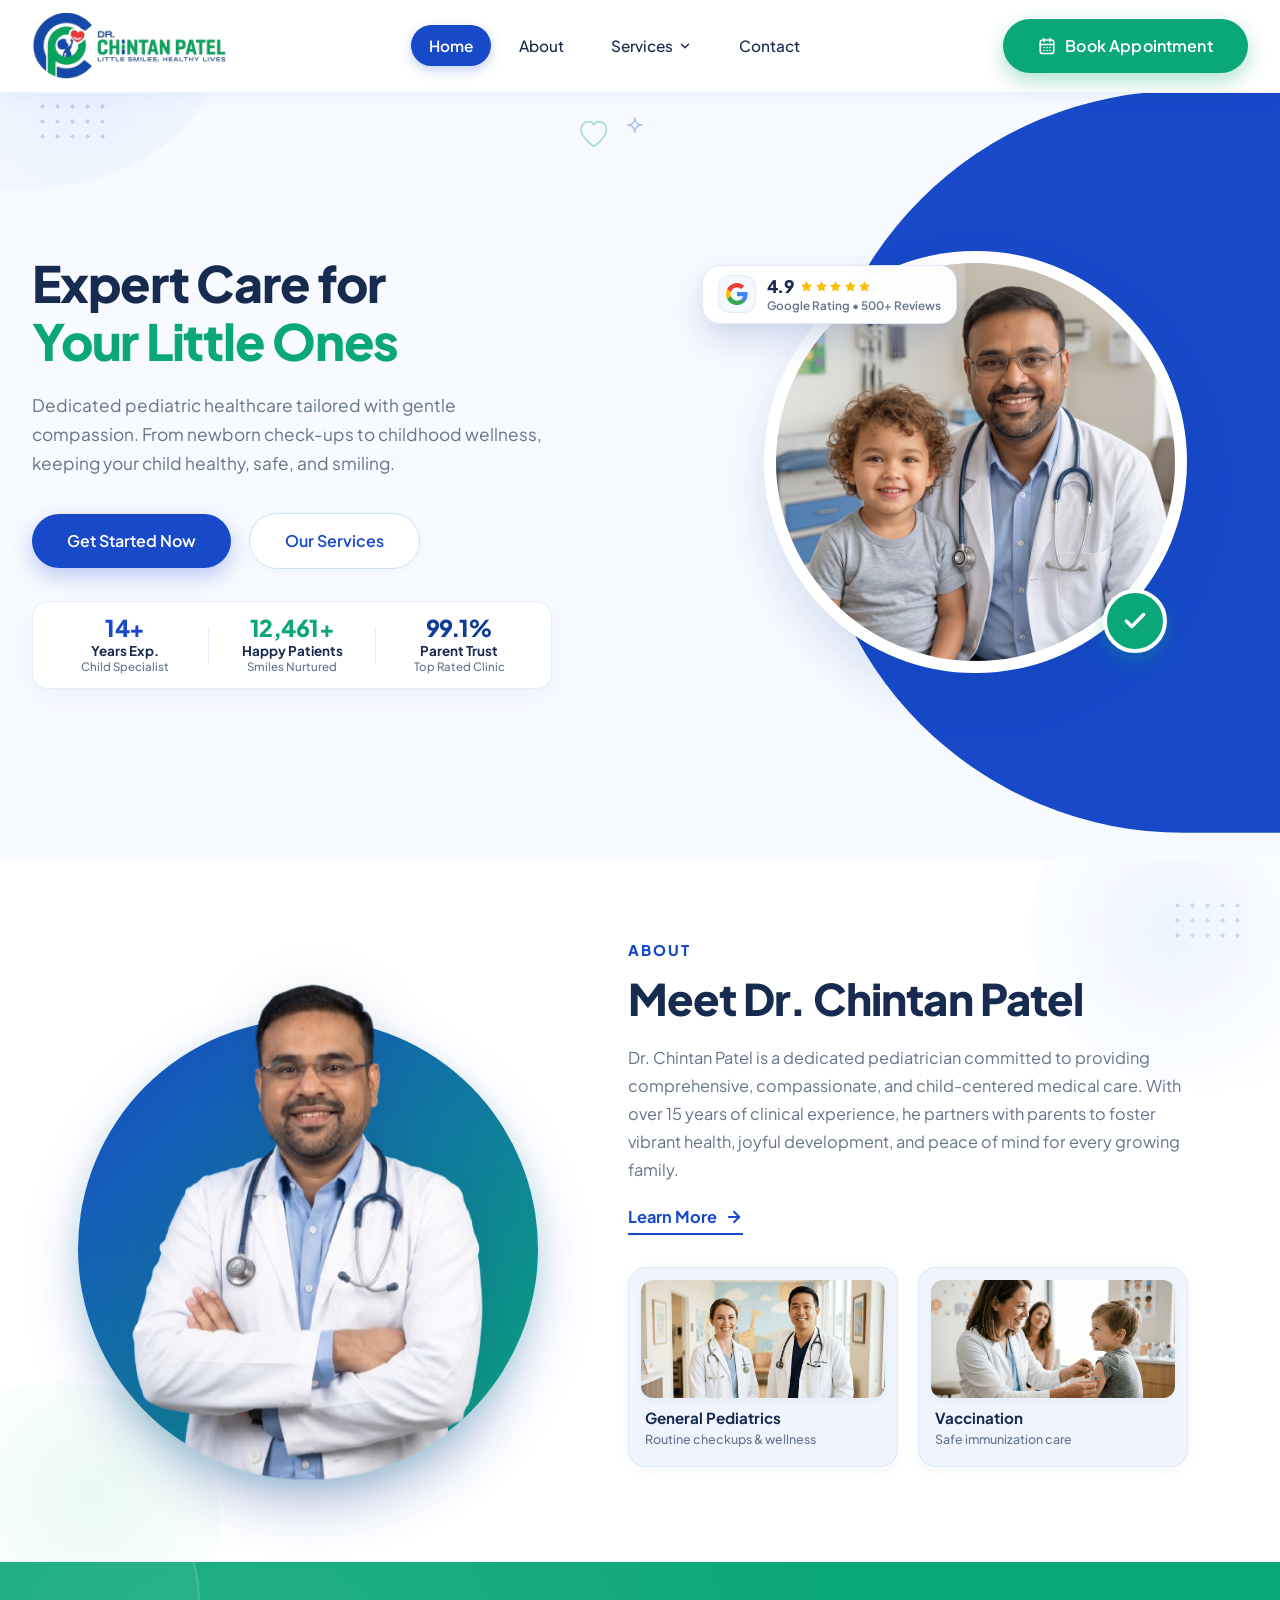
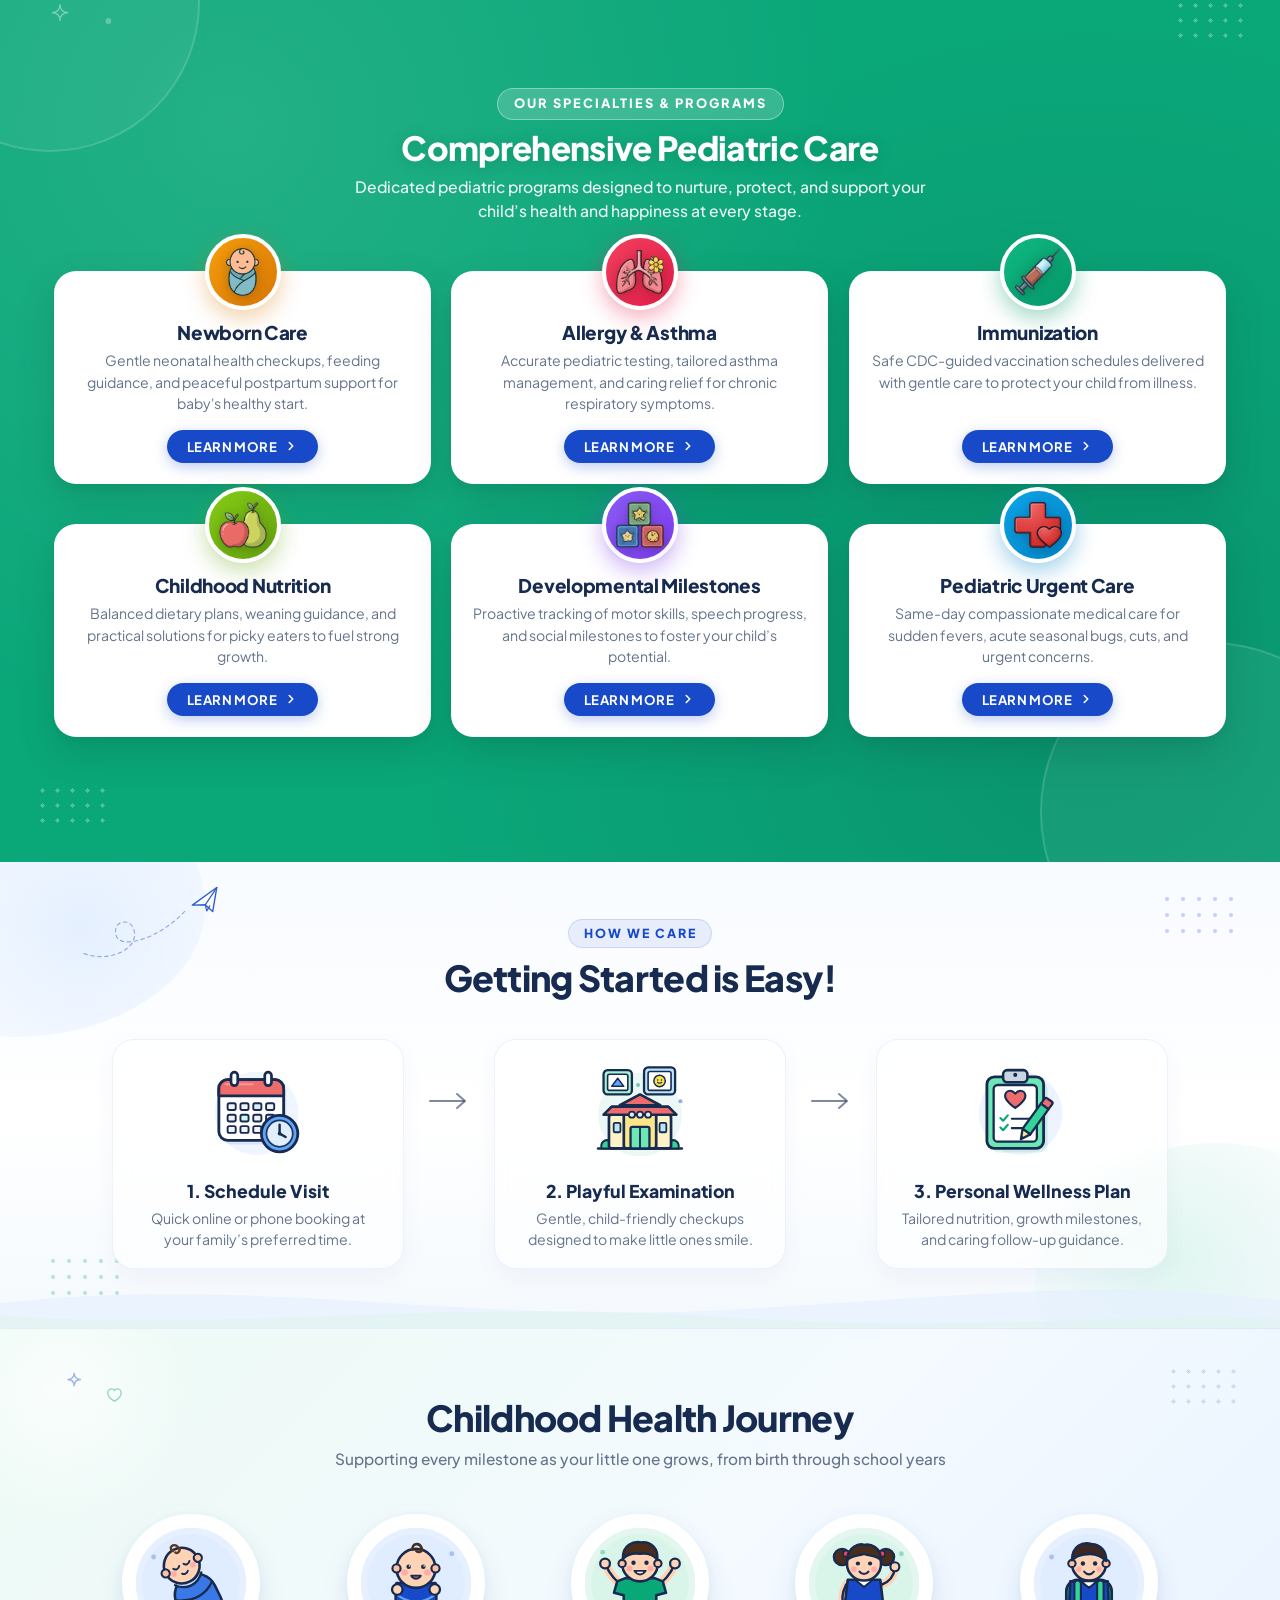
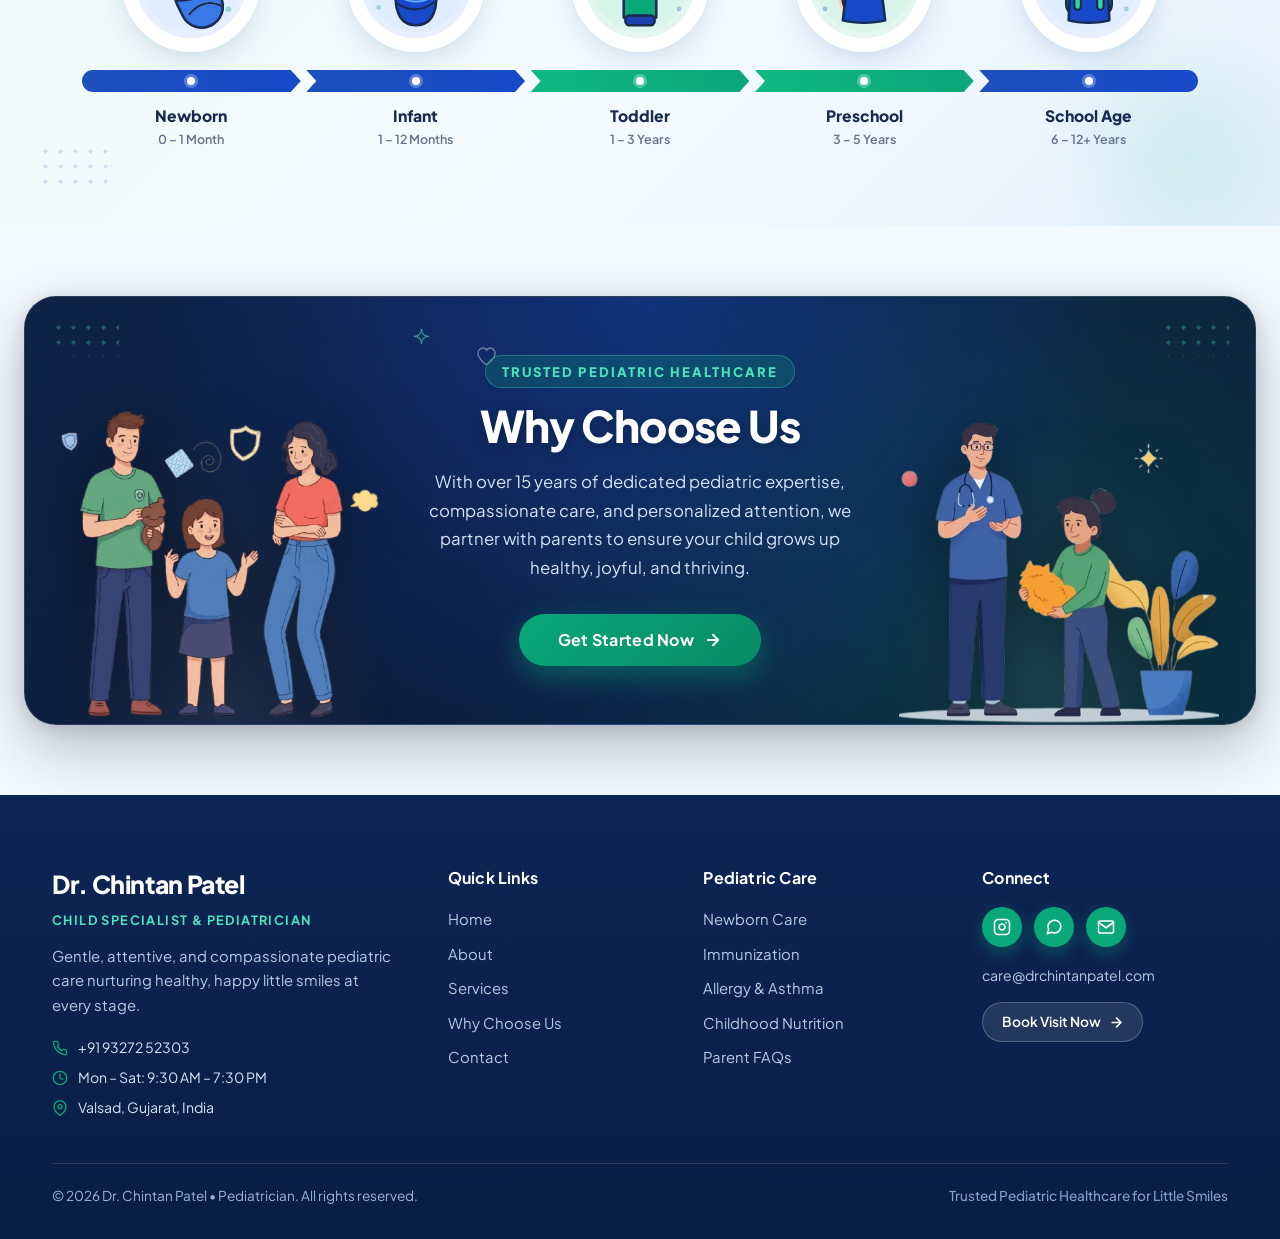
<file: index.html>
<!DOCTYPE html>
<html lang="en">
<head>
  <meta charset="UTF-8">
  <meta name="viewport" content="width=device-width, initial-scale=1.0">
  <title>Dr. Chintan Patel | Child Specialist & Pediatrician</title>
  <meta name="description" content="Expert, compassionate, and child-friendly pediatric care by Dr. Chintan Patel. Gentle healthcare for your little ones.">
  
  <!-- Google Fonts: Plus Jakarta Sans -->
  <link rel="preconnect" href="https://fonts.googleapis.com">
  <link rel="preconnect" href="https://fonts.gstatic.com" crossorigin>
  <link href="https://fonts.googleapis.com/css2?family=Plus+Jakarta+Sans:wght@400;500;600;700;800&display=swap" rel="stylesheet">
  
  <!-- Main Stylesheet -->
  <link rel="stylesheet" href="style.css">
</head>
<body>

  <!-- ==================== HEADER / NAVBAR ==================== -->
  <header class="site-header" id="header">
    <div class="header-container">
      
      <!-- Brand Logo -->
      <a href="#home" class="brand-logo" aria-label="Dr. Chintan Patel - Home">
        <img src="images/logo.png" alt="Dr. Chintan Patel - Child Specialist" class="logo-image" width="440" height="150" decoding="async">
      </a>

      <!-- Desktop Navigation Menu -->
      <nav class="nav-desktop" aria-label="Primary Navigation">
        <ul class="nav-links">
          <li><a href="#home" class="nav-link active">Home</a></li>
          <li><a href="about.html" class="nav-link">About</a></li>
          <li class="nav-item-dropdown">
            <a href="services.html" class="nav-link nav-link-dropdown" aria-haspopup="true" aria-expanded="false">
              <span>Services</span>
              <svg class="nav-dropdown-chevron" width="14" height="14" viewBox="0 0 24 24" fill="none" stroke="currentColor" stroke-width="2.4" stroke-linecap="round" stroke-linejoin="round" aria-hidden="true">
                <polyline points="6 9 12 15 18 9"></polyline>
              </svg>
            </a>
            <div class="nav-services-dropdown" role="region" aria-label="Pediatric Services Menu">
              <div class="nav-services-dropdown-inner">
                <div class="nav-services-dropdown-header">
                  <div class="nav-services-dropdown-title-wrap">
                    <span class="nav-services-eyebrow">Our Pediatric Services</span>
                    <span class="nav-services-sub">Choose a specialty to view or book care</span>
                  </div>
                  <a href="services.html" class="nav-services-all-link">
                    <span>All Services</span>
                    <svg width="14" height="14" viewBox="0 0 24 24" fill="none" stroke="currentColor" stroke-width="2.4" stroke-linecap="round" stroke-linejoin="round" aria-hidden="true">
                      <line x1="5" y1="12" x2="19" y2="12"></line>
                      <polyline points="12 5 19 12 12 19"></polyline>
                    </svg>
                  </a>
                </div>
                <div class="nav-services-body">
                  <div class="nav-services-filters" role="group" aria-label="Service Categories">
                    <span class="nav-filter-label">Categories</span>
                    <button type="button" class="nav-filter-btn is-active">
                      <span>Category 1</span>
                      <span class="nav-filter-dot" aria-hidden="true"></span>
                    </button>
                    <button type="button" class="nav-filter-btn">
                      <span>Category 2</span>
                      <span class="nav-filter-dot" aria-hidden="true"></span>
                    </button>
                    <button type="button" class="nav-filter-btn">
                      <span>Category 3</span>
                      <span class="nav-filter-dot" aria-hidden="true"></span>
                    </button>
                    <button type="button" class="nav-filter-btn">
                      <span>Category 4</span>
                      <span class="nav-filter-dot" aria-hidden="true"></span>
                    </button>
                  </div>
                  <div class="nav-services-grid">
                    <a href="services.html#newborn-care" class="nav-service-card" data-tone="amber">
                      <span class="nav-service-icon-box">
                        <img src="images/homepage/newborn care.png" alt="" class="nav-service-icon" width="410" height="608" decoding="async">
                      </span>
                      <span class="nav-service-name">Newborn Care</span>
                    </a>
                    <a href="services.html#growth-development" class="nav-service-card" data-tone="violet">
                      <span class="nav-service-icon-box">
                        <img src="images/homepage/developmental milestones.png" alt="" class="nav-service-icon" width="511" height="488" decoding="async">
                      </span>
                      <span class="nav-service-name">Growth &amp; Development</span>
                    </a>
                    <a href="services.html#vaccination" class="nav-service-card" data-tone="mint">
                      <span class="nav-service-icon-box">
                        <img src="images/homepage/immunuzation.png" alt="" class="nav-service-icon" width="487" height="512" decoding="async">
                      </span>
                      <span class="nav-service-name">Vaccination &amp; Immunization</span>
                    </a>
                    <a href="services.html#childhood-illnesses" class="nav-service-card" data-tone="cyan">
                      <span class="nav-service-icon-box">
                        <img src="images/homepage/pediatric urgent care.png" alt="" class="nav-service-icon" width="505" height="494" decoding="async">
                      </span>
                      <span class="nav-service-name">Childhood Illnesses</span>
                    </a>
                    <a href="services.html#nutrition-guidance" class="nav-service-card" data-tone="lime">
                      <span class="nav-service-icon-box">
                        <img src="images/homepage/childhood nutrition.png" alt="" class="nav-service-icon" width="516" height="484" decoding="async">
                      </span>
                      <span class="nav-service-name">Nutrition &amp; Diet</span>
                    </a>
                    <a href="services.html#asthma-respiratory" class="nav-service-card" data-tone="rose">
                      <span class="nav-service-icon-box">
                        <img src="images/homepage/allergy & asthma.png" alt="" class="nav-service-icon" width="518" height="482" decoding="async">
                      </span>
                      <span class="nav-service-name">Asthma &amp; Respiratory</span>
                    </a>
                  </div>
                </div>
              </div>
            </div>
          </li>
          <li><a href="contact.html" class="nav-link">Contact</a></li>
        </ul>
      </nav>

      <!-- Header Action Button -->
      <div class="header-actions">
        <a href="https://wa.me/919327252303?text=Hello%20Dr.%20Chintan%20Patel%2C%20I%20would%20like%20to%20book%20an%20appointment%20for%20my%20child." target="_blank" rel="noopener noreferrer" class="btn btn-appointment" aria-label="Book an Appointment on WhatsApp">
          <svg class="btn-icon" width="18" height="18" viewBox="0 0 24 24" fill="none" stroke="currentColor" stroke-width="2.2" stroke-linecap="round" stroke-linejoin="round">
            <rect x="3" y="4" width="18" height="18" rx="3" ry="3"></rect>
            <line x1="16" y1="2" x2="16" y2="6"></line>
            <line x1="8" y1="2" x2="8" y2="6"></line>
            <line x1="3" y1="10" x2="21" y2="10"></line>
            <path d="M8 14h.01"></path>
            <path d="M12 14h.01"></path>
            <path d="M16 14h.01"></path>
            <path d="M8 18h.01"></path>
            <path d="M12 18h.01"></path>
            <path d="M16 18h.01"></path>
          </svg>
          <span>Book Appointment</span>
        </a>

        <!-- Mobile Menu Toggle Button -->
        <button class="mobile-toggle" id="mobileToggle" aria-label="Toggle navigation menu" aria-expanded="false">
          <span class="hamburger-bar"></span>
          <span class="hamburger-bar"></span>
          <span class="hamburger-bar"></span>
        </button>
      </div>

    </div>

    <!-- Mobile Drawer Menu -->
    <div class="mobile-menu" id="mobileMenu">
      <ul class="mobile-nav-links">
        <li><a href="#home" class="mobile-nav-link active">Home</a></li>
        <li><a href="about.html" class="mobile-nav-link">About</a></li>
        <li class="mobile-services-group">
          <div class="mobile-nav-dropdown-row">
            <a href="services.html" class="mobile-nav-link">Services</a>
            <button type="button" class="mobile-services-toggle" aria-expanded="false" aria-label="Toggle pediatric services list">
              <svg width="18" height="18" viewBox="0 0 24 24" fill="none" stroke="currentColor" stroke-width="2.4" stroke-linecap="round" stroke-linejoin="round" aria-hidden="true">
                <polyline points="6 9 12 15 18 9"></polyline>
              </svg>
            </button>
          </div>
          <div class="mobile-services-subgrid">
            <a href="services.html#newborn-care" class="mobile-service-chip">
              <img src="images/homepage/newborn care.png" alt="" width="410" height="608" decoding="async">
              <span>Newborn Care</span>
            </a>
            <a href="services.html#growth-development" class="mobile-service-chip">
              <img src="images/homepage/developmental milestones.png" alt="" width="511" height="488" decoding="async">
              <span>Growth &amp; Dev</span>
            </a>
            <a href="services.html#vaccination" class="mobile-service-chip">
              <img src="images/homepage/immunuzation.png" alt="" width="487" height="512" decoding="async">
              <span>Vaccination</span>
            </a>
            <a href="services.html#childhood-illnesses" class="mobile-service-chip">
              <img src="images/homepage/pediatric urgent care.png" alt="" width="505" height="494" decoding="async">
              <span>Illnesses</span>
            </a>
            <a href="services.html#nutrition-guidance" class="mobile-service-chip">
              <img src="images/homepage/childhood nutrition.png" alt="" width="516" height="484" decoding="async">
              <span>Nutrition</span>
            </a>
            <a href="services.html#asthma-respiratory" class="mobile-service-chip">
              <img src="images/homepage/allergy & asthma.png" alt="" width="518" height="482" decoding="async">
              <span>Respiratory</span>
            </a>
          </div>
        </li>
        <li><a href="contact.html" class="mobile-nav-link">Contact</a></li>
      </ul>
      <div class="mobile-menu-action">
        <a href="https://wa.me/919327252303?text=Hello%20Dr.%20Chintan%20Patel%2C%20I%20would%20like%20to%20book%20an%20appointment%20for%20my%20child." target="_blank" rel="noopener noreferrer" class="btn btn-appointment btn-block">
          <svg class="btn-icon" width="18" height="18" viewBox="0 0 24 24" fill="none" stroke="currentColor" stroke-width="2.2" stroke-linecap="round" stroke-linejoin="round">
            <rect x="3" y="4" width="18" height="18" rx="3" ry="3"></rect>
            <line x1="16" y1="2" x2="16" y2="6"></line>
            <line x1="8" y1="2" x2="8" y2="6"></line>
            <line x1="3" y1="10" x2="21" y2="10"></line>
          </svg>
          <span>Book Appointment</span>
        </a>
      </div>
    </div>
  </header>

  <!-- Blurred Backdrop Overlay for Mobile Navigation -->
  <div class="nav-backdrop" id="navBackdrop" aria-hidden="true"></div>


  <!-- ==================== HOMEPAGE HERO SECTION ==================== -->
  <main>
    <section class="hero-section" id="home">
      <!-- Ambient Background Elements -->
      <div class="hero-bg-decor" aria-hidden="true">
        <div class="hero-blob-tl"></div>
        <div class="hero-dot-grid-tl"></div>
        <svg class="hero-accent-svg" viewBox="0 0 110 110" fill="none">
          <path d="M36 52 C36 52 21 42 21 32 C21 26.8 25.2 23 30 23 C32.9 23 35.1 24.5 36 26.4 C36.9 24.5 39.1 23 42 23 C46.8 23 51 26.8 51 32 C51 42 36 52 36 52 Z" stroke="#0AA779" stroke-width="1.8" opacity="0.38"/>
          <path d="M84 18 Q84 27 93 27 Q84 27 84 36 Q84 27 75 27 Q84 27 84 18 Z" stroke="#1749C9" stroke-width="1.6" opacity="0.35"/>
        </svg>
      </div>
      <div class="hero-container">
        
        <!-- Left Column: Hero Content -->
        <div class="hero-content">
          
          <h1 class="hero-title pop-in" style="--pop-delay: 0.1s;">
            Expert Care for <br>
            <span class="highlight-green">Your Little Ones</span>
          </h1>

          <p class="hero-description pop-in" style="--pop-delay: 0.22s;">
            Dedicated pediatric healthcare tailored with gentle compassion. From newborn check-ups to childhood wellness, keeping your child healthy, safe, and smiling.
          </p>

          <!-- Action Buttons -->
          <div class="hero-cta-group pop-in" style="--pop-delay: 0.35s;">
            <a href="contact.html#appointment-form" class="btn btn-primary js-open-booking-modal">Get Started Now</a>
            <a href="services.html" class="btn btn-outline">Our Services</a>
          </div>

          <!-- Compact Unified Stats Card (Clean, Sleek & Professional) -->
          <div class="hero-stats-compact pop-in" style="--pop-delay: 0.48s;">
            
            <div class="stat-compact-item">
              <span class="stat-number stat-blue" data-target="15" data-suffix="+">0</span>
              <div class="stat-compact-text">
                <span class="stat-compact-title">Years Exp.</span>
                <span class="stat-compact-sub">Child Specialist</span>
              </div>
            </div>

            <div class="stat-compact-divider" aria-hidden="true"></div>

            <div class="stat-compact-item">
              <span class="stat-number stat-green" data-target="12500" data-format="comma" data-suffix="+">0</span>
              <div class="stat-compact-text">
                <span class="stat-compact-title">Happy Patients</span>
                <span class="stat-compact-sub">Smiles Nurtured</span>
              </div>
            </div>

            <div class="stat-compact-divider" aria-hidden="true"></div>

            <div class="stat-compact-item">
              <span class="stat-number stat-deep" data-target="99.4" data-decimals="1" data-suffix="%">0</span>
              <div class="stat-compact-text">
                <span class="stat-compact-title">Parent Trust</span>
                <span class="stat-compact-sub">Top Rated Clinic</span>
              </div>
            </div>

          </div>

        </div>

        <!-- Right Column: Hero Visual Layout with Animated Blue Semi-Circle -->
        <div class="hero-visual">
          
          <!-- Animated Royal Blue Semi-Circle Backdrop -->
          <div class="hero-blue-semicircle" aria-hidden="true"></div>

          <div class="hero-visual-wrapper">
            
            <!-- Floating 4.9 Google Ratings Trust Badge -->
            <div class="hero-google-badge" aria-label="4.9 out of 5 Google Rating from Verified Parents">
              <div class="google-badge-icon" aria-hidden="true">
                <svg width="24" height="24" viewBox="0 0 24 24">
                  <path fill="#4285F4" d="M22.56 12.25c0-.78-.07-1.53-.2-2.25H12v4.26h5.92c-.26 1.37-1.04 2.53-2.21 3.31v2.77h3.57c2.08-1.92 3.28-4.74 3.28-8.09z"/>
                  <path fill="#34A853" d="M12 23c2.97 0 5.46-.98 7.28-2.66l-3.57-2.77c-.98.66-2.23 1.06-3.71 1.06-2.86 0-5.29-1.93-6.16-4.53H2.18v2.84C3.99 20.53 7.7 23 12 23z"/>
                  <path fill="#FBBC05" d="M5.84 14.09c-.22-.66-.35-1.36-.35-2.09s.13-1.43.35-2.09V7.07H2.18C1.43 8.55 1 10.22 1 12s.43 3.45 1.18 4.93l2.85-2.22.81-.62z"/>
                  <path fill="#EA4335" d="M12 5.38c1.62 0 3.06.56 4.21 1.64l3.15-3.15C17.45 2.09 14.97 1 12 1 7.7 1 3.99 3.47 2.18 7.07l3.66 2.84c.87-2.6 3.3-4.53 6.16-4.53z"/>
                </svg>
              </div>
              <div class="google-badge-content">
                <div class="google-badge-top">
                  <span class="google-badge-score">4.9</span>
                  <div class="google-badge-stars" aria-hidden="true">
                    <svg width="13" height="13" viewBox="0 0 24 24" fill="#FBBC04"><polygon points="12 2 15.09 8.26 22 9.27 17 14.14 18.18 21.02 12 17.77 5.82 21.02 7 14.14 2 9.27 8.91 8.26 12 2"/></svg>
                    <svg width="13" height="13" viewBox="0 0 24 24" fill="#FBBC04"><polygon points="12 2 15.09 8.26 22 9.27 17 14.14 18.18 21.02 12 17.77 5.82 21.02 7 14.14 2 9.27 8.91 8.26 12 2"/></svg>
                    <svg width="13" height="13" viewBox="0 0 24 24" fill="#FBBC04"><polygon points="12 2 15.09 8.26 22 9.27 17 14.14 18.18 21.02 12 17.77 5.82 21.02 7 14.14 2 9.27 8.91 8.26 12 2"/></svg>
                    <svg width="13" height="13" viewBox="0 0 24 24" fill="#FBBC04"><polygon points="12 2 15.09 8.26 22 9.27 17 14.14 18.18 21.02 12 17.77 5.82 21.02 7 14.14 2 9.27 8.91 8.26 12 2"/></svg>
                    <svg width="13" height="13" viewBox="0 0 24 24" fill="#FBBC04"><polygon points="12 2 15.09 8.26 22 9.27 17 14.14 18.18 21.02 12 17.77 5.82 21.02 7 14.14 2 9.27 8.91 8.26 12 2"/></svg>
                  </div>
                </div>
                <span class="google-badge-label">Google Rating &bull; 500+ Reviews</span>
              </div>
            </div>

            <!-- Circular Photo Container with Pop-in Animation -->
            <div class="hero-circle-frame">
              <img 
                src="images/homepage/homepage hero.jpg" 
                alt="Dr. Chintan Patel smiling with a happy young child" 
                class="hero-doctor-img"
               width="920" height="920" decoding="async" fetchpriority="high">
            </div>

            <!-- Floating Green Verification Badge with Pop-in Animation -->
            <div class="hero-badge-check" aria-label="Verified Pediatric Specialist">
              <svg width="26" height="26" viewBox="0 0 24 24" fill="none" stroke="currentColor" stroke-width="3.2" stroke-linecap="round" stroke-linejoin="round">
                <polyline points="20 6 9 17 4 12"></polyline>
              </svg>
            </div>

          </div>
        </div>

      </div>
    </section>

    <!-- ==================== HOMEPAGE ABOUT SECTION ==================== -->
    <section class="about-section" id="about">
      <!-- Ambient Background Elements -->
      <div class="hp-about-bg-decor" aria-hidden="true">
        <div class="hp-about-blob-tr"></div>
        <div class="hp-about-blob-bl"></div>
        <div class="hp-about-dot-grid-tr"></div>
      </div>
      <div class="about-container">
        
        <!-- Left Column: Doctor Photo with Vibrant Gradient Backdrop & Scroll Animation -->
        <div class="about-visual-col">
          <div class="about-visual-wrapper">
            <!-- Smooth Blue to Green Gradient Backdrop Shape (Arch/Circle) -->
            <div class="about-gradient-backdrop" aria-hidden="true"></div>
            
            <!-- Dr. Chintan Patel Transparent Cutout Image -->
            <img 
              src="images/homepage/homepage about.png" 
              alt="Dr. Chintan Patel - Senior Child Specialist and Pediatrician"
              class="about-doctor-img"
              loading="lazy"
             width="413" height="579" decoding="async">
          </div>
        </div>

        <!-- Right Column: Header, Description, Learn More & 3 Compact Feature Cards -->
        <div class="about-content-col">
          
          <div class="about-header-group">
            <span class="about-tag">ABOUT</span>
            <h2 class="about-title">Meet Dr. Chintan Patel</h2>
            <p class="about-description">
              Dr. Chintan Patel is a dedicated pediatrician committed to providing comprehensive, compassionate, and child-centered medical care. With over 15 years of clinical experience, he partners with parents to foster vibrant health, joyful development, and peace of mind for every growing family.
            </p>
            <a href="#services" class="about-learn-link">
              <span>Learn More</span>
              <svg class="about-learn-arrow" width="18" height="18" viewBox="0 0 24 24" fill="none" stroke="currentColor" stroke-width="2.5" stroke-linecap="round" stroke-linejoin="round">
                <line x1="5" y1="12" x2="19" y2="12"></line>
                <polyline points="12 5 19 12 12 19"></polyline>
              </svg>
            </a>
          </div>

          <!-- 2 Spacious Feature Cards -->
          <div class="about-cards-grid">
            
            <!-- Card 1: General Pediatrics -->
            <div class="about-card">
              <div class="about-card-img-box">
                <img src="images/homepage/about-general-pediatrics.png" alt="General Pediatrics Consultation" class="about-card-img" loading="lazy" width="860" height="642" decoding="async">
              </div>
              <div class="about-card-info">
                <h3 class="about-card-title">General Pediatrics</h3>
                <span class="about-card-sub">Routine checkups &amp; wellness</span>
              </div>
            </div>

            <!-- Card 2: Vaccination -->
            <div class="about-card">
              <div class="about-card-img-box">
                <img src="images/homepage/about-vaccination.png" alt="Gentle Vaccination & Immunization" class="about-card-img" loading="lazy" width="860" height="642" decoding="async">
              </div>
              <div class="about-card-info">
                <h3 class="about-card-title">Vaccination</h3>
                <span class="about-card-sub">Safe immunization care</span>
              </div>
            </div>

          </div>

        </div>

      </div>
    </section>

    <!-- ==================== SPECIALTIES & PROGRAMS SECTION ==================== -->
    <section class="specialties-section" id="services">
      <!-- Ambient Translucent Background Elements -->
      <div class="specialties-bg-decor" aria-hidden="true">
        <div class="spec-circle-tl"></div>
        <div class="spec-circle-br"></div>
        <div class="spec-dot-grid spec-dot-grid-tr"></div>
        <div class="spec-dot-grid spec-dot-grid-bl"></div>
        <svg class="spec-sparkles-svg" viewBox="0 0 120 120" fill="none">
          <path d="M30 16 Q30 26 40 26 Q30 26 30 36 Q30 26 20 26 Q30 26 30 16 Z" stroke="#FFFFFF" stroke-width="1.6" opacity="0.4"/>
          <circle cx="88" cy="36" r="3.5" fill="#FFFFFF" opacity="0.28"/>
        </svg>
      </div>
      <div class="specialties-container">
        
        <!-- Section Header (Compact, Centered, Aesthetic & Modern) -->
        <div class="specialties-header">
          <span class="specialties-tag">OUR SPECIALTIES &amp; PROGRAMS</span>
          <h2 class="specialties-title">Comprehensive Pediatric Care</h2>
          <p class="specialties-subtitle">
            Dedicated pediatric programs designed to nurture, protect, and support your child’s health and happiness at every stage.
          </p>
        </div>

        <!-- 6 Specialty Cards Grid -->
        <div class="specialties-grid" id="specialtiesGrid">
          
          <!-- Card 1: Newborn Care -->
          <article class="specialty-card" data-index="1">
            <div class="specialty-card-icon-wrap">
              <div class="icon-circle-bg icon-circle-amber" aria-hidden="true"></div>
              <img 
                src="images/homepage/newborn care.png" 
                alt="Newborn Care Pediatric Specialist Icon" 
                class="specialty-card-icon" 
                loading="lazy"
               width="410" height="608" decoding="async">
            </div>
            <h3 class="specialty-card-title">Newborn Care</h3>
            <p class="specialty-card-desc">
              Gentle neonatal health checkups, feeding guidance, and peaceful postpartum support for baby's healthy start.
            </p>
            <a href="contact.html#appointment-form" class="specialty-card-cta" aria-label="Learn more about Newborn Care">
              <span>Learn More</span>
              <svg width="14" height="14" viewBox="0 0 24 24" fill="none" stroke="currentColor" stroke-width="2.6" stroke-linecap="round" stroke-linejoin="round">
                <polyline points="9 18 15 12 9 6"></polyline>
              </svg>
            </a>
          </article>

          <!-- Card 2: Allergy & Asthma -->
          <article class="specialty-card" data-index="2">
            <div class="specialty-card-icon-wrap">
              <div class="icon-circle-bg icon-circle-rose" aria-hidden="true"></div>
              <img 
                src="images/homepage/allergy & asthma.png" 
                alt="Allergy and Asthma Relief Icon" 
                class="specialty-card-icon" 
                loading="lazy"
               width="518" height="482" decoding="async">
            </div>
            <h3 class="specialty-card-title">Allergy &amp; Asthma</h3>
            <p class="specialty-card-desc">
              Accurate pediatric testing, tailored asthma management, and caring relief for chronic respiratory symptoms.
            </p>
            <a href="contact.html#appointment-form" class="specialty-card-cta" aria-label="Learn more about Allergy and Asthma">
              <span>Learn More</span>
              <svg width="14" height="14" viewBox="0 0 24 24" fill="none" stroke="currentColor" stroke-width="2.6" stroke-linecap="round" stroke-linejoin="round">
                <polyline points="9 18 15 12 9 6"></polyline>
              </svg>
            </a>
          </article>

          <!-- Card 3: Immunization -->
          <article class="specialty-card" data-index="3">
            <div class="specialty-card-icon-wrap">
              <div class="icon-circle-bg icon-circle-mint" aria-hidden="true"></div>
              <img 
                src="images/homepage/immunuzation.png" 
                alt="Gentle Pediatric Immunization Icon" 
                class="specialty-card-icon" 
                loading="lazy"
               width="487" height="512" decoding="async">
            </div>
            <h3 class="specialty-card-title">Immunization</h3>
            <p class="specialty-card-desc">
              Safe CDC-guided vaccination schedules delivered with gentle care to protect your child from illness.
            </p>
            <a href="contact.html#appointment-form" class="specialty-card-cta" aria-label="Learn more about Immunization">
              <span>Learn More</span>
              <svg width="14" height="14" viewBox="0 0 24 24" fill="none" stroke="currentColor" stroke-width="2.6" stroke-linecap="round" stroke-linejoin="round">
                <polyline points="9 18 15 12 9 6"></polyline>
              </svg>
            </a>
          </article>

          <!-- Card 4: Childhood Nutrition -->
          <article class="specialty-card" data-index="4">
            <div class="specialty-card-icon-wrap">
              <div class="icon-circle-bg icon-circle-lime" aria-hidden="true"></div>
              <img 
                src="images/homepage/childhood nutrition.png" 
                alt="Childhood Nutrition and Dietary Guidance Icon" 
                class="specialty-card-icon" 
                loading="lazy"
               width="516" height="484" decoding="async">
            </div>
            <h3 class="specialty-card-title">Childhood Nutrition</h3>
            <p class="specialty-card-desc">
              Balanced dietary plans, weaning guidance, and practical solutions for picky eaters to fuel strong growth.
            </p>
            <a href="contact.html#appointment-form" class="specialty-card-cta" aria-label="Learn more about Childhood Nutrition">
              <span>Learn More</span>
              <svg width="14" height="14" viewBox="0 0 24 24" fill="none" stroke="currentColor" stroke-width="2.6" stroke-linecap="round" stroke-linejoin="round">
                <polyline points="9 18 15 12 9 6"></polyline>
              </svg>
            </a>
          </article>

          <!-- Card 5: Developmental Milestones -->
          <article class="specialty-card" data-index="5">
            <div class="specialty-card-icon-wrap">
              <div class="icon-circle-bg icon-circle-violet" aria-hidden="true"></div>
              <img 
                src="images/homepage/developmental milestones.png" 
                alt="Developmental Milestones Tracking Icon" 
                class="specialty-card-icon" 
                loading="lazy"
               width="511" height="488" decoding="async">
            </div>
            <h3 class="specialty-card-title">Developmental Milestones</h3>
            <p class="specialty-card-desc">
              Proactive tracking of motor skills, speech progress, and social milestones to foster your child’s potential.
            </p>
            <a href="contact.html#appointment-form" class="specialty-card-cta" aria-label="Learn more about Developmental Milestones">
              <span>Learn More</span>
              <svg width="14" height="14" viewBox="0 0 24 24" fill="none" stroke="currentColor" stroke-width="2.6" stroke-linecap="round" stroke-linejoin="round">
                <polyline points="9 18 15 12 9 6"></polyline>
              </svg>
            </a>
          </article>

          <!-- Card 6: Pediatric Urgent Care -->
          <article class="specialty-card" data-index="6">
            <div class="specialty-card-icon-wrap">
              <div class="icon-circle-bg icon-circle-cyan" aria-hidden="true"></div>
              <img 
                src="images/homepage/pediatric urgent care.png" 
                alt="Pediatric Urgent Care Icon" 
                class="specialty-card-icon" 
                loading="lazy"
               width="505" height="494" decoding="async">
            </div>
            <h3 class="specialty-card-title">Pediatric Urgent Care</h3>
            <p class="specialty-card-desc">
              Same-day compassionate medical care for sudden fevers, acute seasonal bugs, cuts, and urgent concerns.
            </p>
            <a href="contact.html#appointment-form" class="specialty-card-cta" aria-label="Learn more about Pediatric Urgent Care">
              <span>Learn More</span>
              <svg width="14" height="14" viewBox="0 0 24 24" fill="none" stroke="currentColor" stroke-width="2.6" stroke-linecap="round" stroke-linejoin="round">
                <polyline points="9 18 15 12 9 6"></polyline>
              </svg>
            </a>
          </article>

        </div>

        <!-- Mobile Show More Action with Green Pulsing CTA -->
        <div class="specialties-mobile-action">
          <button type="button" class="btn-show-more" id="specialtiesShowMore" aria-expanded="false" aria-controls="specialtiesGrid">
            <span class="btn-show-more-text">Show More</span>
            <svg class="btn-show-more-icon" width="18" height="18" viewBox="0 0 24 24" fill="none" stroke="currentColor" stroke-width="2.6" stroke-linecap="round" stroke-linejoin="round">
              <polyline points="6 9 12 15 18 9"></polyline>
            </svg>
          </button>
        </div>

      </div>
    </section>

    <!-- ==================== GETTING STARTED IS EASY SECTION ==================== -->
    <section class="how-care-section" id="how-we-care">

      <!-- Ambient About-Page Style Background Elements (Organic Blobs, Waves, Dot Grids & Paper Plane) -->
      <div class="how-care-bg" aria-hidden="true">
        <div class="how-care-blob-tl"></div>
        <div class="how-care-blob-br"></div>

        <svg class="how-care-wave-bottom" viewBox="0 0 1440 120" preserveAspectRatio="none">
          <path d="M0,70 C280,15 520,110 820,82 C1080,58 1240,22 1440,65 L1440,120 L0,120 Z" fill="#E6F1FF" opacity="0.68"/>
          <path d="M0,92 C240,125 510,60 820,96 C1100,128 1290,80 1440,100 L1440,120 L0,120 Z" fill="#DFF5EE" opacity="0.52"/>
        </svg>

        <div class="how-care-dot-grid how-care-dot-grid-tr"></div>
        <div class="how-care-dot-grid how-care-dot-grid-bl"></div>

        <!-- Playful Hand-Drawn Paper Airplane + Looped Dashed Trail -->
        <svg class="how-care-paper-plane-svg" viewBox="0 0 220 120" fill="none">
          <path d="M10,98 C45,112 88,92 82,66 C77,45 50,51 56,72 C62,94 120,76 156,36" stroke="#1749C9" stroke-width="1.6" stroke-dasharray="5 5" stroke-linecap="round" opacity="0.5"/>
          <g transform="translate(158, 8) rotate(-14)">
            <path d="M2 22 L42 6 L28 38 L20 26 Z" stroke="#1749C9" stroke-width="2" stroke-linejoin="round" fill="#FFFFFF" fill-opacity="0.92"/>
            <path d="M42 6 L20 26 L20 35 L26 29" stroke="#1749C9" stroke-width="1.8" stroke-linecap="round" stroke-linejoin="round"/>
          </g>
        </svg>
      </div>

      <div class="how-care-container">

        <!-- Section Header -->
        <div class="how-care-header">
          <span class="how-care-tag">HOW WE CARE</span>
          <h2 class="how-care-title">Getting Started is Easy!</h2>
        </div>

        <!-- 3 Compact Steps with Directional Connectors -->
        <div class="how-care-steps">

          <!-- Step 1 -->
          <div class="how-care-step">
            <div class="how-care-icon-box">
              <img src="images/homepage/step-schedule-visit.svg" alt="Schedule a pediatric visit calendar illustration" class="how-care-img" loading="lazy" width="160" height="160" decoding="async">
            </div>
            <h3 class="how-care-step-title">1. Schedule Visit</h3>
            <p class="how-care-step-desc">Quick online or phone booking at your family’s preferred time.</p>
          </div>

          <!-- Arrow 1 -->
          <div class="how-care-arrow" aria-hidden="true">
            <svg width="42" height="24" viewBox="0 0 42 24" fill="none">
              <line x1="2" y1="12" x2="36" y2="12" stroke="#172B50" stroke-width="2" stroke-linecap="round" opacity="0.55"/>
              <polyline points="29 5 37 12 29 19" stroke="#172B50" stroke-width="2" stroke-linecap="round" stroke-linejoin="round" opacity="0.55"/>
            </svg>
          </div>

          <!-- Step 2 -->
          <div class="how-care-step">
            <div class="how-care-icon-box">
              <img src="images/homepage/step-playful-exam.svg" alt="Warm playful pediatric clinic examination illustration" class="how-care-img" loading="lazy" width="160" height="160" decoding="async">
            </div>
            <h3 class="how-care-step-title">2. Playful Examination</h3>
            <p class="how-care-step-desc">Gentle, child-friendly checkups designed to make little ones smile.</p>
          </div>

          <!-- Arrow 2 -->
          <div class="how-care-arrow" aria-hidden="true">
            <svg width="42" height="24" viewBox="0 0 42 24" fill="none">
              <line x1="2" y1="12" x2="36" y2="12" stroke="#172B50" stroke-width="2" stroke-linecap="round" opacity="0.55"/>
              <polyline points="29 5 37 12 29 19" stroke="#172B50" stroke-width="2" stroke-linecap="round" stroke-linejoin="round" opacity="0.55"/>
            </svg>
          </div>

          <!-- Step 3 -->
          <div class="how-care-step">
            <div class="how-care-icon-box">
              <img src="images/homepage/step-wellness-plan.svg" alt="Personalized pediatric wellness plan clipboard illustration" class="how-care-img" loading="lazy" width="160" height="160" decoding="async">
            </div>
            <h3 class="how-care-step-title">3. Personal Wellness Plan</h3>
            <p class="how-care-step-desc">Tailored nutrition, growth milestones, and caring follow-up guidance.</p>
          </div>

        </div>

      </div>
    </section>

    <!-- ==================== CHILDHOOD HEALTH JOURNEY SECTION ==================== -->
    <section class="journey-section" id="health-journey">
      <div class="journey-bg-decor" aria-hidden="true">
        <div class="journey-blob-tl"></div>
        <div class="journey-blob-br"></div>
        <div class="services-dot-grid journey-dots-tr"></div>
        <div class="services-dot-grid journey-dots-bl"></div>
        <svg class="journey-sparkles-svg" viewBox="0 0 100 70" fill="none">
          <path d="M24 14 Q24 22 32 22 Q24 22 24 30 Q24 22 16 22 Q24 22 24 14 Z" stroke="#1749C9" stroke-width="1.6" opacity="0.4"/>
          <path d="M72 48 C72 48 64 43 64 38 C64 35.2 66.2 33.2 68.7 33.2 C70.2 33.2 71.4 34 72 35 C72.6 34 73.8 33.2 75.3 33.2 C77.8 33.2 80 35.2 80 38 C80 43 72 48 72 48 Z" stroke="#0AA779" stroke-width="1.5" opacity="0.45"/>
        </svg>
      </div>

      <div class="journey-container">
        <div class="journey-header">
          <h2 class="journey-title">Childhood Health Journey</h2>
          <p class="journey-subtitle">Supporting every milestone as your little one grows, from birth through school years</p>
        </div>

        <div class="journey-stages-grid" id="journeyTrack">
          <!-- Smooth Flowing Curved "S" Winding Road Track (Mobile View) -->
          <svg class="journey-mobile-road-svg" viewBox="0 0 340 508" preserveAspectRatio="none" fill="none" aria-hidden="true">
            <defs>
              <linearGradient id="journeyRoadGrad" x1="0%" y1="0%" x2="0%" y2="100%">
                <stop offset="0%" stop-color="#1749C9"/>
                <stop offset="50%" stop-color="#0AA779"/>
                <stop offset="100%" stop-color="#1749C9"/>
              </linearGradient>
            </defs>
            <path d="M 237,47 C 237,99 103,99 103,151 C 103,203 237,203 237,255 C 237,307 103,307 103,359 C 103,411 237,411 237,463" stroke="url(#journeyRoadGrad)" stroke-width="18" stroke-linecap="round" opacity="0.92"/>
            <path d="M 237,47 C 237,99 103,99 103,151 C 103,203 237,203 237,255 C 237,307 103,307 103,359 C 103,411 237,411 237,463" stroke="#FFFFFF" stroke-width="2.4" stroke-dasharray="7 7" stroke-linecap="round" opacity="0.94"/>
          </svg>

          <!-- Stage 1: Newborn -->
          <div class="journey-stage">
            <div class="journey-stage-circle">
              <img src="images/services/journey-newborn.svg" alt="Newborn stage care illustration" class="journey-stage-img" loading="lazy" width="160" height="160" decoding="async">
            </div>
            <div class="journey-bar-segment seg-blue" aria-hidden="true">
              <span class="journey-bar-dot"></span>
            </div>
            <div class="journey-stage-info">
              <span class="journey-stage-label">Newborn</span>
              <span class="journey-stage-age">0 – 1 Month</span>
            </div>
          </div>

          <!-- Stage 2: Infant -->
          <div class="journey-stage">
            <div class="journey-stage-circle">
              <img src="images/services/journey-infant.svg" alt="Infant stage care illustration" class="journey-stage-img" loading="lazy" width="160" height="160" decoding="async">
            </div>
            <div class="journey-bar-segment seg-blue" aria-hidden="true">
              <span class="journey-bar-dot"></span>
            </div>
            <div class="journey-stage-info">
              <span class="journey-stage-label">Infant</span>
              <span class="journey-stage-age">1 – 12 Months</span>
            </div>
          </div>

          <!-- Stage 3: Toddler -->
          <div class="journey-stage">
            <div class="journey-stage-circle">
              <img src="images/services/journey-toddler.svg" alt="Toddler stage care illustration" class="journey-stage-img" loading="lazy" width="160" height="160" decoding="async">
            </div>
            <div class="journey-bar-segment seg-green" aria-hidden="true">
              <span class="journey-bar-dot"></span>
            </div>
            <div class="journey-stage-info">
              <span class="journey-stage-label">Toddler</span>
              <span class="journey-stage-age">1 – 3 Years</span>
            </div>
          </div>

          <!-- Stage 4: Preschool -->
          <div class="journey-stage">
            <div class="journey-stage-circle">
              <img src="images/services/journey-preschool.svg" alt="Preschool stage care illustration" class="journey-stage-img" loading="lazy" width="160" height="160" decoding="async">
            </div>
            <div class="journey-bar-segment seg-green" aria-hidden="true">
              <span class="journey-bar-dot"></span>
            </div>
            <div class="journey-stage-info">
              <span class="journey-stage-label">Preschool</span>
              <span class="journey-stage-age">3 – 5 Years</span>
            </div>
          </div>

          <!-- Stage 5: School Age -->
          <div class="journey-stage">
            <div class="journey-stage-circle">
              <img src="images/services/journey-school-age.svg" alt="School Age care illustration" class="journey-stage-img" loading="lazy" width="160" height="160" decoding="async">
            </div>
            <div class="journey-bar-segment seg-blue" aria-hidden="true">
              <span class="journey-bar-dot"></span>
            </div>
            <div class="journey-stage-info">
              <span class="journey-stage-label">School Age</span>
              <span class="journey-stage-age">6 – 12+ Years</span>
            </div>
          </div>
        </div>
      </div>
    </section>

    <!-- ==================== WHY CHOOSE US SECTION ==================== -->
    <section class="why-choose-section" id="why-choose">
      <div class="why-choose-container">
        <!-- Ambient Luxury Card Accents -->
        <div class="why-choose-bg-decor" aria-hidden="true">
          <div class="why-dot-grid why-dot-grid-tl"></div>
          <div class="why-dot-grid why-dot-grid-tr"></div>
          <svg class="why-sparkles-svg" viewBox="0 0 140 90" fill="none">
            <path d="M32 16 Q32 25 41 25 Q32 25 32 34 Q32 25 23 25 Q32 25 32 16 Z" stroke="#4DE2B9" stroke-width="1.6" opacity="0.55"/>
            <path d="M108 58 C108 58 98 51.5 98 44.5 C98 41 100.8 38.5 104 38.5 C106 38.5 107.4 39.6 108 41 C108.6 39.6 110 38.5 112 38.5 C115.2 38.5 118 41 118 44.5 C118 51.5 108 58 108 58 Z" stroke="#FFFFFF" stroke-width="1.5" opacity="0.42"/>
          </svg>
        </div>
        
        <!-- Left Illustration: Caring Family -->
        <div class="why-choose-visual why-choose-visual-left">
          <img 
            src="images/homepage/why choose us left.png" 
            alt="Happy family with child receiving pediatric care" 
            class="why-choose-img" 
            loading="lazy"
 width="505" height="494" decoding="async"
          >
        </div>

        <!-- Center Content: Title, Description, and Call to Action -->
        <div class="why-choose-content">
          <span class="why-choose-tag">TRUSTED PEDIATRIC HEALTHCARE</span>
          <h2 class="why-choose-title">Why Choose Us</h2>
          <p class="why-choose-desc">
            With over 15 years of dedicated pediatric expertise, compassionate care, and personalized attention, we partner with parents to ensure your child grows up healthy, joyful, and thriving.
          </p>
          <a href="contact.html" class="btn btn-why-choose" aria-label="Get Started Now with Dr. Chintan Patel">
            <span>Get Started Now</span>
            <svg width="18" height="18" viewBox="0 0 24 24" fill="none" stroke="currentColor" stroke-width="2.4" stroke-linecap="round" stroke-linejoin="round">
              <line x1="5" y1="12" x2="19" y2="12"></line>
              <polyline points="12 5 19 12 12 19"></polyline>
            </svg>
          </a>
        </div>

        <!-- Right Illustration: Pediatrician with Child -->
        <div class="why-choose-visual why-choose-visual-right">
          <img 
            src="images/homepage/why choose us right.png" 
            alt="Dr. Chintan Patel caring for a happy pediatric patient" 
            class="why-choose-img" 
            loading="lazy"
 width="515" height="484" decoding="async"
          >
        </div>

      </div>
    </section>
  </main>

  <!-- ==================== FOOTER / CONTACT SECTION ==================== -->
  <footer class="site-footer" id="contact">
    <div class="footer-container">
      <div class="footer-grid">
        
        <!-- Column 1: Brand & Essential Clinic Details -->
        <div class="footer-col footer-brand-col">
          <h3 class="footer-brand-name">Dr. Chintan Patel</h3>
          <span class="footer-brand-role">Child Specialist &amp; Pediatrician</span>
          <p class="footer-brand-desc">
            Gentle, attentive, and compassionate pediatric care nurturing healthy, happy little smiles at every stage.
          </p>
          <div class="footer-contact-list">
            <a href="tel:+919327252303" class="footer-contact-item">
              <svg width="16" height="16" viewBox="0 0 24 24" fill="none" stroke="currentColor" stroke-width="2" stroke-linecap="round" stroke-linejoin="round">
                <path d="M22 16.92v3a2 2 0 0 1-2.18 2 19.79 19.79 0 0 1-8.63-3.07 19.5 19.5 0 0 1-6-6 19.79 19.79 0 0 1-3.07-8.67A2 2 0 0 1 4.11 2h3a2 2 0 0 1 2 1.72 12.84 12.84 0 0 0 .7 2.81 2 2 0 0 1-.45 2.11L8.09 9.91a16 16 0 0 0 6 6l1.27-1.27a2 2 0 0 1 2.11-.45 12.84 12.84 0 0 0 2.81.7A2 2 0 0 1 22 16.92z"></path>
              </svg>
              <span>+91 93272 52303</span>
            </a>
            <div class="footer-contact-item">
              <svg width="16" height="16" viewBox="0 0 24 24" fill="none" stroke="currentColor" stroke-width="2" stroke-linecap="round" stroke-linejoin="round">
                <circle cx="12" cy="12" r="10"></circle>
                <polyline points="12 6 12 12 16 14"></polyline>
              </svg>
              <span>Mon – Sat: 9:30 AM – 7:30 PM</span>
            </div>
            <div class="footer-contact-item">
              <svg width="16" height="16" viewBox="0 0 24 24" fill="none" stroke="currentColor" stroke-width="2" stroke-linecap="round" stroke-linejoin="round">
                <path d="M21 10c0 7-9 13-9 13s-9-6-9-13a9 9 0 0 1 18 0z"></path>
                <circle cx="12" cy="10" r="3"></circle>
              </svg>
              <span>Valsad, Gujarat, India</span>
            </div>
          </div>
        </div>

        <!-- Column 2: Navigation Links -->
        <div class="footer-col">
          <h4 class="footer-col-title">Quick Links</h4>
          <ul class="footer-links">
            <li><a href="#home" class="footer-link">Home</a></li>
            <li><a href="about.html" class="footer-link">About</a></li>
            <li><a href="#services" class="footer-link">Services</a></li>
            <li><a href="#why-choose" class="footer-link">Why Choose Us</a></li>
            <li><a href="contact.html" class="footer-link">Contact</a></li>
          </ul>
        </div>

        <!-- Column 3: Services & Patient Care -->
        <div class="footer-col">
          <h4 class="footer-col-title">Pediatric Care</h4>
          <ul class="footer-links">
            <li><a href="#services" class="footer-link">Newborn Care</a></li>
            <li><a href="#services" class="footer-link">Immunization</a></li>
            <li><a href="#services" class="footer-link">Allergy &amp; Asthma</a></li>
            <li><a href="#services" class="footer-link">Childhood Nutrition</a></li>
            <li><a href="contact.html#faq" class="footer-link">Parent FAQs</a></li>
          </ul>
        </div>

        <!-- Column 4: Connect & Socials -->
        <div class="footer-col footer-social-col">
          <h4 class="footer-col-title">Connect</h4>
          <div class="footer-socials">
            <a href="https://www.instagram.com/childcare_drchintan?utm_source=ig_web_button_share_sheet&amp;lqvp=ZDNlZDc0MzIxNw==" target="_blank" rel="noopener noreferrer" class="footer-social-btn" aria-label="Instagram">
              <svg width="18" height="18" viewBox="0 0 24 24" fill="none" stroke="currentColor" stroke-width="2.1" stroke-linecap="round" stroke-linejoin="round">
                <rect x="2" y="2" width="20" height="20" rx="5" ry="5"></rect>
                <path d="M16 11.37A4 4 0 1 1 12.63 8 4 4 0 0 1 16 11.37z"></path>
                <line x1="17.5" y1="6.5" x2="17.51" y2="6.5"></line>
              </svg>
            </a>
            <a href="https://wa.me/919327252303?text=Hello%20Dr.%20Chintan%20Patel%2C%20I%20would%20like%20to%20book%20an%20appointment%20for%20my%20child." target="_blank" rel="noopener noreferrer" class="footer-social-btn" aria-label="WhatsApp">
              <svg width="18" height="18" viewBox="0 0 24 24" fill="none" stroke="currentColor" stroke-width="2.1" stroke-linecap="round" stroke-linejoin="round">
                <path d="M21 11.5a8.38 8.38 0 0 1-.9 3.8 8.5 8.5 0 0 1-7.6 4.7 8.38 8.38 0 0 1-3.8-.9L3 21l1.9-5.7a8.38 8.38 0 0 1-.9-3.8 8.5 8.5 0 0 1 4.7-7.6 8.38 8.38 0 0 1 3.8-.9h.5a8.48 8.48 0 0 1 8 8v.5z"></path>
              </svg>
            </a>
            <a href="mailto:care@drchintanpatel.com" class="footer-social-btn" aria-label="Email Clinic">
              <svg width="18" height="18" viewBox="0 0 24 24" fill="none" stroke="currentColor" stroke-width="2.1" stroke-linecap="round" stroke-linejoin="round">
                <path d="M4 4h16c1.1 0 2 .9 2 2v12c0 1.1-.9 2-2 2H4c-1.1 0-2-.9-2-2V6c0-1.1.9-2 2-2z"></path>
                <polyline points="22,6 12,13 2,6"></polyline>
              </svg>
            </a>
          </div>
          <p class="footer-email-note">
            <a href="mailto:care@drchintanpatel.com">care@drchintanpatel.com</a>
          </p>
          <a href="https://wa.me/919327252303?text=Hello%20Dr.%20Chintan%20Patel%2C%20I%20would%20like%20to%20book%20an%20appointment%20for%20my%20child." target="_blank" rel="noopener noreferrer" class="footer-cta-pill">
            <span>Book Visit Now</span>
            <svg width="15" height="15" viewBox="0 0 24 24" fill="none" stroke="currentColor" stroke-width="2.4" stroke-linecap="round" stroke-linejoin="round">
              <line x1="5" y1="12" x2="19" y2="12"></line>
              <polyline points="12 5 19 12 12 19"></polyline>
            </svg>
          </a>
        </div>

      </div>

      <!-- Subtle Divider Line -->
      <div class="footer-divider" aria-hidden="true"></div>

      <!-- Bottom Copyright Row -->
      <div class="footer-bottom">
        <p class="footer-copyright">&copy; 2026 Dr. Chintan Patel &bull; Pediatrician. All rights reserved.</p>
        <p class="footer-tagline">Trusted Pediatric Healthcare for Little Smiles</p>
      </div>
    </div>
  </footer>

  <!-- Main JavaScript File -->
  <script src="script.js"></script>
</body>
</html>
</file>
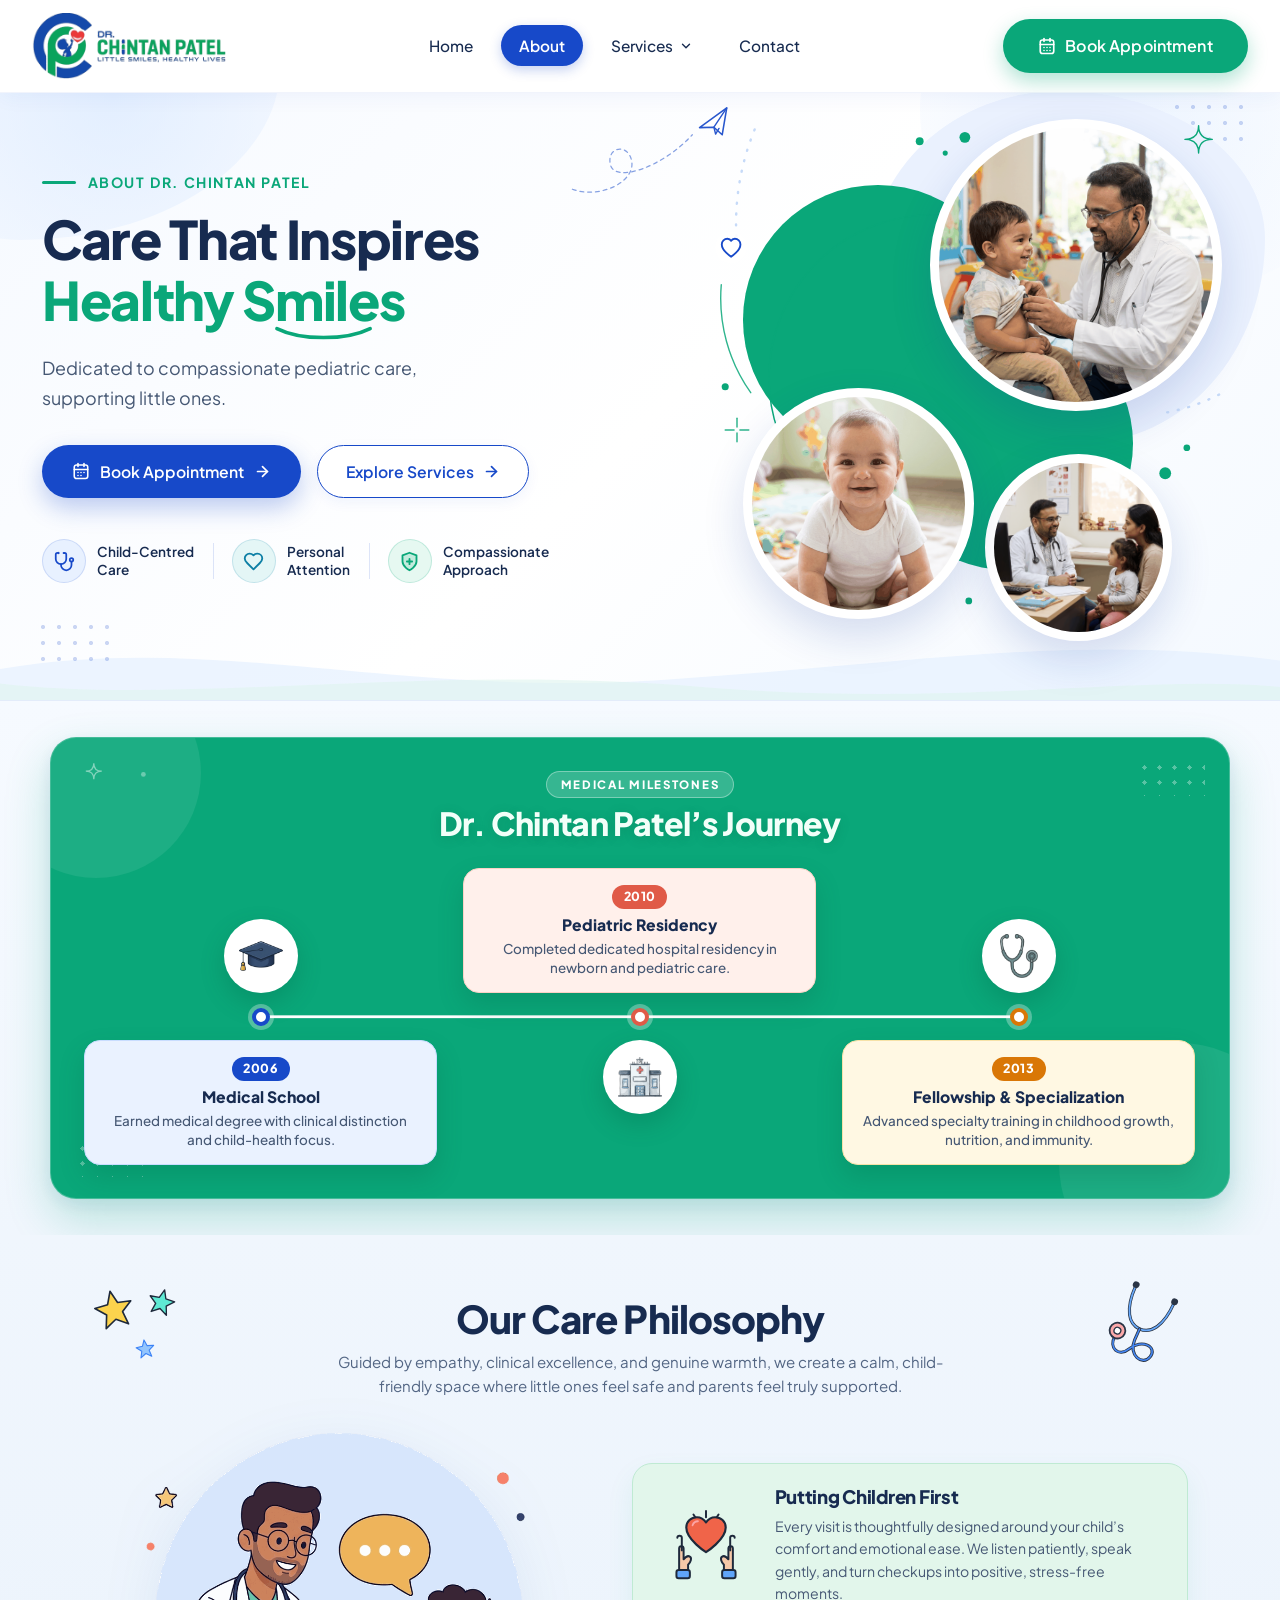
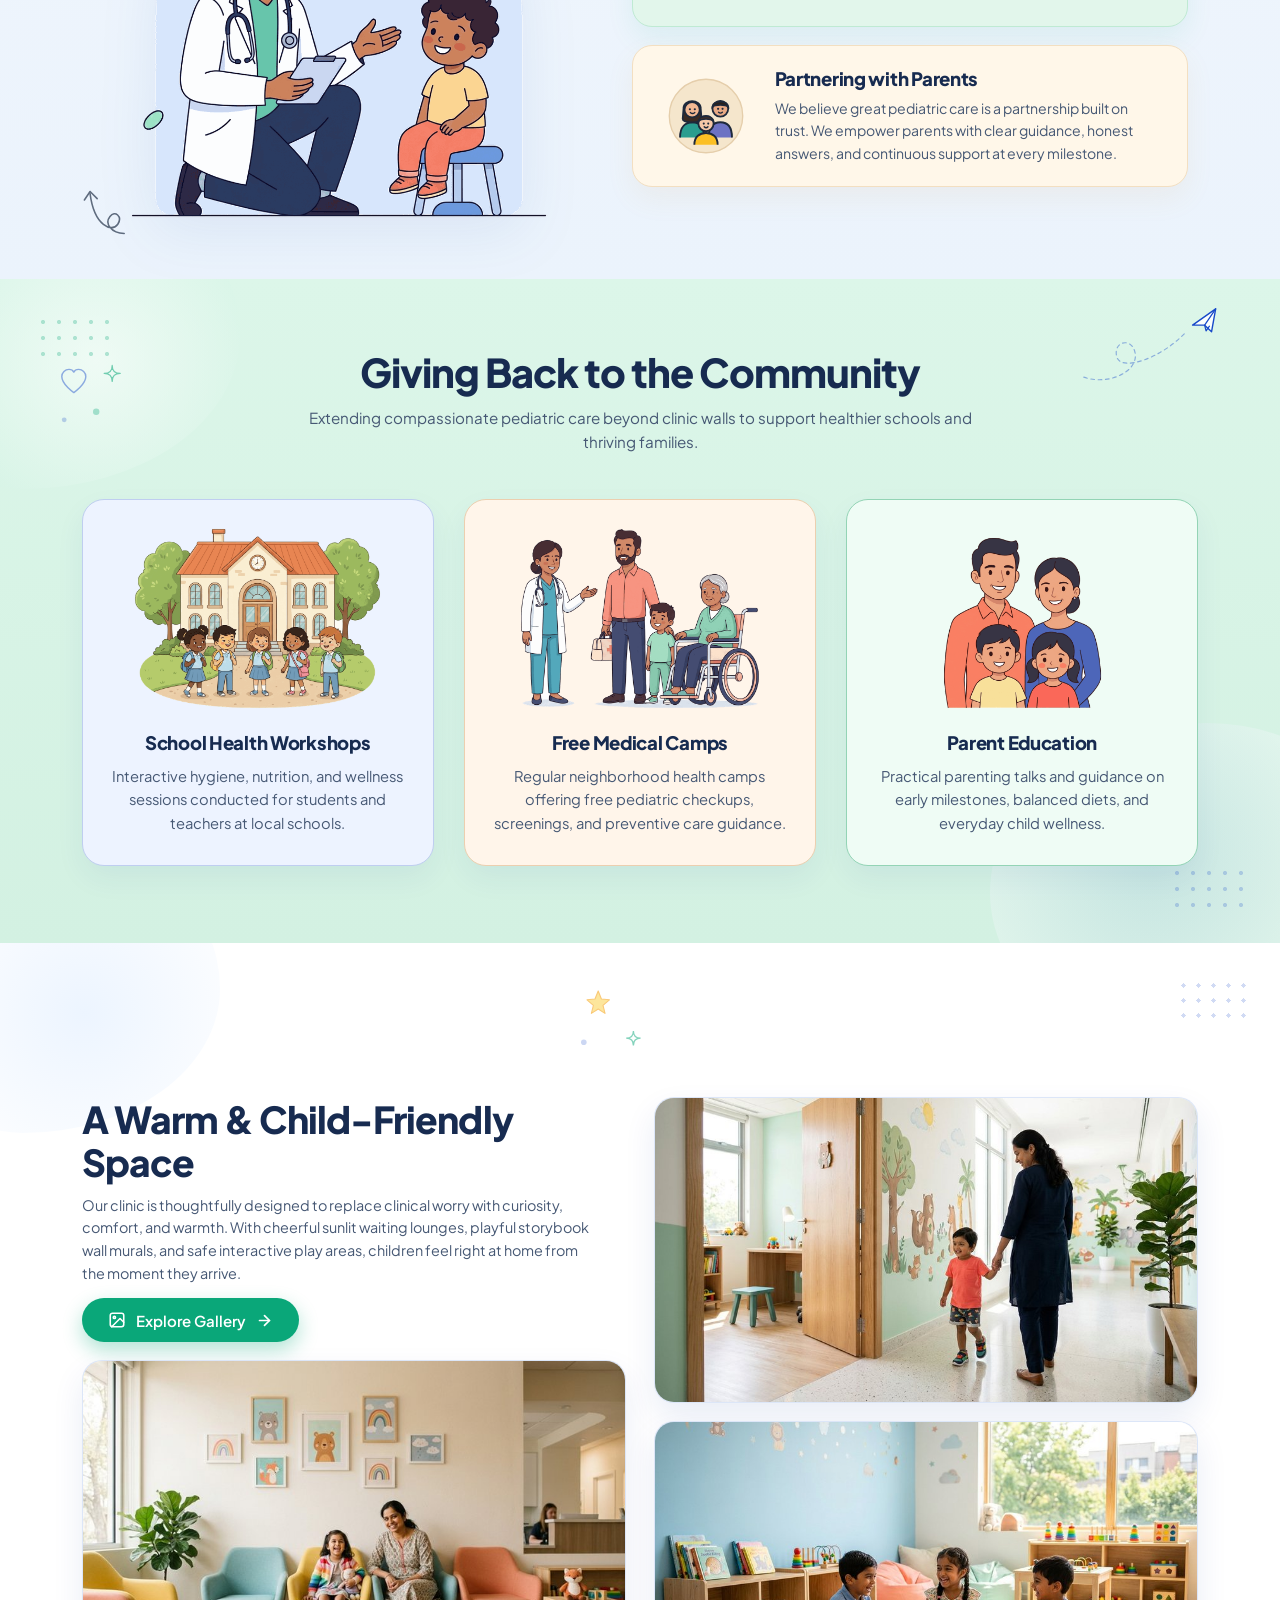
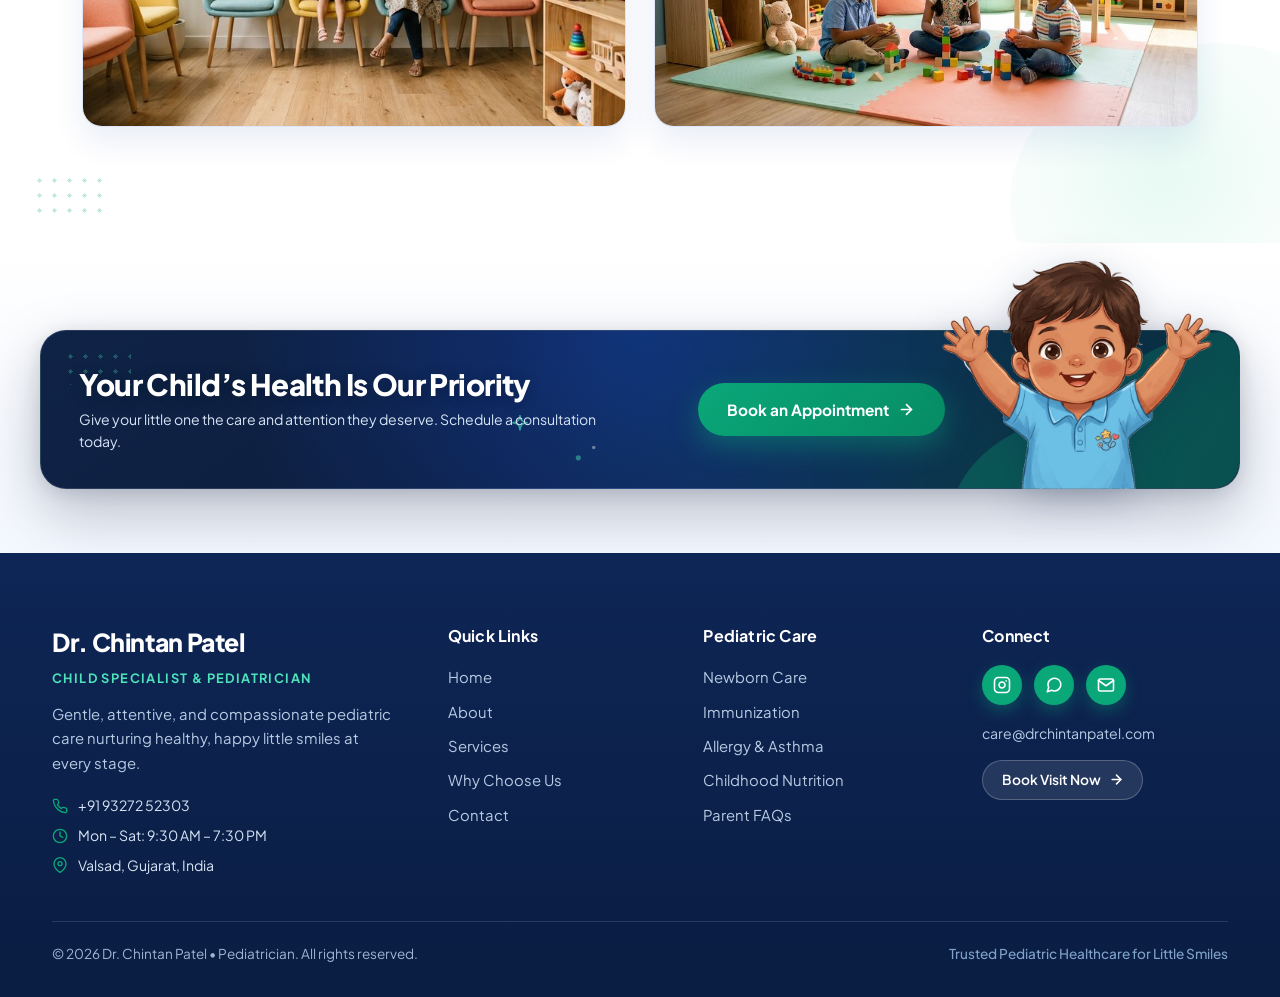
<file: about.html>
<!DOCTYPE html>
<html lang="en">
<head>
  <meta charset="UTF-8">
  <meta name="viewport" content="width=device-width, initial-scale=1.0">
  <title>About Dr. Chintan Patel | Child Specialist &amp; Pediatrician</title>
  <meta name="description" content="Learn about Dr. Chintan Patel's compassionate, child-centred pediatric care philosophy, supporting healthy smiles and thriving families.">

  <!-- Google Fonts: Plus Jakarta Sans -->
  <link rel="preconnect" href="https://fonts.googleapis.com">
  <link rel="preconnect" href="https://fonts.gstatic.com" crossorigin>
  <link href="https://fonts.googleapis.com/css2?family=Plus+Jakarta+Sans:wght@400;500;600;700;800&display=swap" rel="stylesheet">

  <!-- Main Stylesheet -->
  <link rel="stylesheet" href="style.css">
</head>
<body class="page-about">

  <!-- ==================== HEADER / NAVBAR ==================== -->
  <header class="site-header" id="header">
    <div class="header-container">

      <!-- Brand Logo -->
      <a href="index.html" class="brand-logo" aria-label="Dr. Chintan Patel - Home">
        <img src="images/logo.png" alt="Dr. Chintan Patel - Child Specialist" class="logo-image" width="440" height="150" decoding="async">
      </a>

      <!-- Desktop Navigation Menu -->
      <nav class="nav-desktop" aria-label="Primary Navigation">
        <ul class="nav-links">
          <li><a href="index.html" class="nav-link">Home</a></li>
          <li><a href="about.html" class="nav-link active">About</a></li>
          <li class="nav-item-dropdown">
            <a href="services.html" class="nav-link nav-link-dropdown" aria-haspopup="true" aria-expanded="false">
              <span>Services</span>
              <svg class="nav-dropdown-chevron" width="14" height="14" viewBox="0 0 24 24" fill="none" stroke="currentColor" stroke-width="2.4" stroke-linecap="round" stroke-linejoin="round" aria-hidden="true">
                <polyline points="6 9 12 15 18 9"></polyline>
              </svg>
            </a>
            <div class="nav-services-dropdown" role="region" aria-label="Pediatric Services Menu">
              <div class="nav-services-dropdown-inner">
                <div class="nav-services-dropdown-header">
                  <div class="nav-services-dropdown-title-wrap">
                    <span class="nav-services-eyebrow">Our Pediatric Services</span>
                    <span class="nav-services-sub">Choose a specialty to view or book care</span>
                  </div>
                  <a href="services.html" class="nav-services-all-link">
                    <span>All Services</span>
                    <svg width="14" height="14" viewBox="0 0 24 24" fill="none" stroke="currentColor" stroke-width="2.4" stroke-linecap="round" stroke-linejoin="round" aria-hidden="true">
                      <line x1="5" y1="12" x2="19" y2="12"></line>
                      <polyline points="12 5 19 12 12 19"></polyline>
                    </svg>
                  </a>
                </div>
                <div class="nav-services-body">
                  <div class="nav-services-filters" role="group" aria-label="Service Categories">
                    <span class="nav-filter-label">Categories</span>
                    <button type="button" class="nav-filter-btn is-active">
                      <span>Category 1</span>
                      <span class="nav-filter-dot" aria-hidden="true"></span>
                    </button>
                    <button type="button" class="nav-filter-btn">
                      <span>Category 2</span>
                      <span class="nav-filter-dot" aria-hidden="true"></span>
                    </button>
                    <button type="button" class="nav-filter-btn">
                      <span>Category 3</span>
                      <span class="nav-filter-dot" aria-hidden="true"></span>
                    </button>
                    <button type="button" class="nav-filter-btn">
                      <span>Category 4</span>
                      <span class="nav-filter-dot" aria-hidden="true"></span>
                    </button>
                  </div>
                  <div class="nav-services-grid">
                    <a href="services.html#newborn-care" class="nav-service-card" data-tone="amber">
                      <span class="nav-service-icon-box">
                        <img src="images/homepage/newborn care.png" alt="" class="nav-service-icon" width="410" height="608" decoding="async">
                      </span>
                      <span class="nav-service-name">Newborn Care</span>
                    </a>
                    <a href="services.html#growth-development" class="nav-service-card" data-tone="violet">
                      <span class="nav-service-icon-box">
                        <img src="images/homepage/developmental milestones.png" alt="" class="nav-service-icon" width="511" height="488" decoding="async">
                      </span>
                      <span class="nav-service-name">Growth &amp; Development</span>
                    </a>
                    <a href="services.html#vaccination" class="nav-service-card" data-tone="mint">
                      <span class="nav-service-icon-box">
                        <img src="images/homepage/immunuzation.png" alt="" class="nav-service-icon" width="487" height="512" decoding="async">
                      </span>
                      <span class="nav-service-name">Vaccination &amp; Immunization</span>
                    </a>
                    <a href="services.html#childhood-illnesses" class="nav-service-card" data-tone="cyan">
                      <span class="nav-service-icon-box">
                        <img src="images/homepage/pediatric urgent care.png" alt="" class="nav-service-icon" width="505" height="494" decoding="async">
                      </span>
                      <span class="nav-service-name">Childhood Illnesses</span>
                    </a>
                    <a href="services.html#nutrition-guidance" class="nav-service-card" data-tone="lime">
                      <span class="nav-service-icon-box">
                        <img src="images/homepage/childhood nutrition.png" alt="" class="nav-service-icon" width="516" height="484" decoding="async">
                      </span>
                      <span class="nav-service-name">Nutrition &amp; Diet</span>
                    </a>
                    <a href="services.html#asthma-respiratory" class="nav-service-card" data-tone="rose">
                      <span class="nav-service-icon-box">
                        <img src="images/homepage/allergy & asthma.png" alt="" class="nav-service-icon" width="518" height="482" decoding="async">
                      </span>
                      <span class="nav-service-name">Asthma &amp; Respiratory</span>
                    </a>
                  </div>
                </div>
              </div>
            </div>
          </li>
          <li><a href="contact.html" class="nav-link">Contact</a></li>
        </ul>
      </nav>

      <!-- Header Action Button -->
      <div class="header-actions">
        <a href="https://wa.me/919327252303?text=Hello%20Dr.%20Chintan%20Patel%2C%20I%20would%20like%20to%20book%20an%20appointment%20for%20my%20child." target="_blank" rel="noopener noreferrer" class="btn btn-appointment" aria-label="Book an Appointment on WhatsApp">
          <svg class="btn-icon" width="18" height="18" viewBox="0 0 24 24" fill="none" stroke="currentColor" stroke-width="2.2" stroke-linecap="round" stroke-linejoin="round">
            <rect x="3" y="4" width="18" height="18" rx="3" ry="3"></rect>
            <line x1="16" y1="2" x2="16" y2="6"></line>
            <line x1="8" y1="2" x2="8" y2="6"></line>
            <line x1="3" y1="10" x2="21" y2="10"></line>
            <path d="M8 14h.01"></path>
            <path d="M12 14h.01"></path>
            <path d="M16 14h.01"></path>
            <path d="M8 18h.01"></path>
            <path d="M12 18h.01"></path>
            <path d="M16 18h.01"></path>
          </svg>
          <span>Book Appointment</span>
        </a>

        <!-- Mobile Menu Toggle Button -->
        <button class="mobile-toggle" id="mobileToggle" aria-label="Toggle navigation menu" aria-expanded="false">
          <span class="hamburger-bar"></span>
          <span class="hamburger-bar"></span>
          <span class="hamburger-bar"></span>
        </button>
      </div>

    </div>

    <!-- Mobile Drawer Menu -->
    <div class="mobile-menu" id="mobileMenu">
      <ul class="mobile-nav-links">
        <li><a href="index.html" class="mobile-nav-link">Home</a></li>
        <li><a href="about.html" class="mobile-nav-link active">About</a></li>
        <li class="mobile-services-group">
          <div class="mobile-nav-dropdown-row">
            <a href="services.html" class="mobile-nav-link">Services</a>
            <button type="button" class="mobile-services-toggle" aria-expanded="false" aria-label="Toggle pediatric services list">
              <svg width="18" height="18" viewBox="0 0 24 24" fill="none" stroke="currentColor" stroke-width="2.4" stroke-linecap="round" stroke-linejoin="round" aria-hidden="true">
                <polyline points="6 9 12 15 18 9"></polyline>
              </svg>
            </button>
          </div>
          <div class="mobile-services-subgrid">
            <a href="services.html#newborn-care" class="mobile-service-chip">
              <img src="images/homepage/newborn care.png" alt="" width="410" height="608" decoding="async">
              <span>Newborn Care</span>
            </a>
            <a href="services.html#growth-development" class="mobile-service-chip">
              <img src="images/homepage/developmental milestones.png" alt="" width="511" height="488" decoding="async">
              <span>Growth &amp; Dev</span>
            </a>
            <a href="services.html#vaccination" class="mobile-service-chip">
              <img src="images/homepage/immunuzation.png" alt="" width="487" height="512" decoding="async">
              <span>Vaccination</span>
            </a>
            <a href="services.html#childhood-illnesses" class="mobile-service-chip">
              <img src="images/homepage/pediatric urgent care.png" alt="" width="505" height="494" decoding="async">
              <span>Illnesses</span>
            </a>
            <a href="services.html#nutrition-guidance" class="mobile-service-chip">
              <img src="images/homepage/childhood nutrition.png" alt="" width="516" height="484" decoding="async">
              <span>Nutrition</span>
            </a>
            <a href="services.html#asthma-respiratory" class="mobile-service-chip">
              <img src="images/homepage/allergy & asthma.png" alt="" width="518" height="482" decoding="async">
              <span>Respiratory</span>
            </a>
          </div>
        </li>
        <li><a href="contact.html" class="mobile-nav-link">Contact</a></li>
      </ul>
      <div class="mobile-menu-action">
        <a href="https://wa.me/919327252303?text=Hello%20Dr.%20Chintan%20Patel%2C%20I%20would%20like%20to%20book%20an%20appointment%20for%20my%20child." target="_blank" rel="noopener noreferrer" class="btn btn-appointment btn-block">
          <svg class="btn-icon" width="18" height="18" viewBox="0 0 24 24" fill="none" stroke="currentColor" stroke-width="2.2" stroke-linecap="round" stroke-linejoin="round">
            <rect x="3" y="4" width="18" height="18" rx="3" ry="3"></rect>
            <line x1="16" y1="2" x2="16" y2="6"></line>
            <line x1="8" y1="2" x2="8" y2="6"></line>
            <line x1="3" y1="10" x2="21" y2="10"></line>
          </svg>
          <span>Book Appointment</span>
        </a>
      </div>
    </div>
  </header>

  <!-- Blurred Backdrop Overlay for Mobile Navigation -->
  <div class="nav-backdrop" id="navBackdrop" aria-hidden="true"></div>

  <!-- ==================== ABOUT PAGE HERO SECTION ==================== -->
  <main>
    <section class="about-hero-section" id="about-hero">

      <!-- Ambient Organic Waves, Dot Grids & Paper Plane Decor -->
      <div class="about-hero-bg" aria-hidden="true">
        <div class="about-hero-blob-tl"></div>
        <div class="about-hero-blob-tr"></div>
        <svg class="about-hero-wave-bottom" viewBox="0 0 1440 160" preserveAspectRatio="none">
          <path d="M0,100 C240,35 440,150 740,120 C1020,92 1210,35 1440,85 L1440,160 L0,160 Z" fill="#E6F1FF" opacity="0.72"/>
          <path d="M0,126 C210,165 480,90 790,132 C1080,170 1280,108 1440,132 L1440,160 L0,160 Z" fill="#DFF5EE" opacity="0.58"/>
        </svg>

        <!-- Subtle Dot Matrix Grids -->
        <div class="about-dot-grid about-dot-grid-tr"></div>
        <div class="about-dot-grid about-dot-grid-bl"></div>

        <!-- Playful Hand-Drawn Paper Airplane + Looped Dashed Trail -->
        <svg class="about-paper-plane-svg" viewBox="0 0 230 130" fill="none">
          <path d="M12,112 C48,125 94,102 88,75 C83,52 55,58 61,81 C67,104 128,84 166,42" stroke="#1749C9" stroke-width="1.6" stroke-dasharray="5 5" stroke-linecap="round" opacity="0.55"/>
          <g transform="translate(168, 12) rotate(-14)">
            <path d="M2 22 L42 6 L28 38 L20 26 Z" stroke="#1749C9" stroke-width="2" stroke-linejoin="round" fill="#FFFFFF" fill-opacity="0.9"/>
            <path d="M42 6 L20 26 L20 35 L26 29" stroke="#1749C9" stroke-width="1.8" stroke-linecap="round" stroke-linejoin="round"/>
          </g>
        </svg>
      </div>

      <div class="about-hero-container">

        <!-- Left Column: Eyebrow, Dual-Tone Headline with Smile Arc, Subtitle, CTAs & Trust Pillars -->
        <div class="about-hero-content">

          <div class="about-hero-eyebrow pop-in" style="--pop-delay: 0.06s;">
            <span class="about-eyebrow-line" aria-hidden="true"></span>
            <span>ABOUT DR. CHINTAN PATEL</span>
          </div>

          <h1 class="about-hero-title pop-in" style="--pop-delay: 0.16s;">
            <span>Care That Inspires</span>
            <span class="about-title-green">
              Healthy
              <span class="smiles-arc-wrap">
                Smiles
                <svg class="smiles-arc-svg" viewBox="0 0 136 24" fill="none" aria-hidden="true">
                  <path d="M6 6 C38 22, 98 22, 130 6" stroke="#0AA779" stroke-width="4.8" stroke-linecap="round"/>
                </svg>
              </span>
            </span>
          </h1>

          <p class="about-hero-desc pop-in" style="--pop-delay: 0.26s;">
            Dedicated to compassionate pediatric care, supporting little ones.
          </p>

          <!-- Primary & Secondary Pill CTAs -->
          <div class="about-hero-cta-group pop-in" style="--pop-delay: 0.36s;">
            <a href="https://wa.me/919327252303?text=Hello%20Dr.%20Chintan%20Patel%2C%20I%20would%20like%20to%20book%20an%20appointment%20for%20my%20child." target="_blank" rel="noopener noreferrer" class="btn btn-about-primary">
              <svg class="btn-cal-icon" width="18" height="18" viewBox="0 0 24 24" fill="none" stroke="currentColor" stroke-width="2.1" stroke-linecap="round" stroke-linejoin="round" aria-hidden="true">
                <rect x="3" y="4" width="18" height="18" rx="3" ry="3"></rect>
                <line x1="16" y1="2" x2="16" y2="6"></line>
                <line x1="8" y1="2" x2="8" y2="6"></line>
                <line x1="3" y1="10" x2="21" y2="10"></line>
                <path d="M8 14h.01"></path>
                <path d="M12 14h.01"></path>
                <path d="M16 14h.01"></path>
                <path d="M8 18h.01"></path>
                <path d="M12 18h.01"></path>
              </svg>
              <span>Book Appointment</span>
              <svg class="btn-arrow-icon" width="17" height="17" viewBox="0 0 24 24" fill="none" stroke="currentColor" stroke-width="2.4" stroke-linecap="round" stroke-linejoin="round" aria-hidden="true">
                <line x1="5" y1="12" x2="19" y2="12"></line>
                <polyline points="12 5 19 12 12 19"></polyline>
              </svg>
            </a>

            <a href="index.html#services" class="btn btn-about-outline">
              <span>Explore Services</span>
              <svg class="btn-arrow-icon" width="17" height="17" viewBox="0 0 24 24" fill="none" stroke="currentColor" stroke-width="2.4" stroke-linecap="round" stroke-linejoin="round" aria-hidden="true">
                <line x1="5" y1="12" x2="19" y2="12"></line>
                <polyline points="12 5 19 12 12 19"></polyline>
              </svg>
            </a>
          </div>

          <!-- 3 Pediatric Trust Pillars -->
          <div class="about-hero-pillars pop-in" style="--pop-delay: 0.46s;">

            <div class="about-pillar-item">
              <div class="about-pillar-icon pillar-icon-blue" aria-hidden="true">
                <svg width="21" height="21" viewBox="0 0 24 24" fill="none" stroke="currentColor" stroke-width="2" stroke-linecap="round" stroke-linejoin="round">
                  <path d="M4.8 2.3A.3.3 0 1 0 5 2H4a2 2 0 0 0-2 2v5a6 6 0 0 0 6 6v0a6 6 0 0 0 6-6V4a2 2 0 0 0-2-2h-1a.2.2 0 1 0 .3.3"/>
                  <path d="M8 15v1a6 6 0 0 0 6 6v0a6 6 0 0 0 6-6v-4"/>
                  <circle cx="20" cy="10" r="2"/>
                </svg>
              </div>
              <span class="about-pillar-label">Child-Centred<br>Care</span>
            </div>

            <div class="about-pillar-divider" aria-hidden="true"></div>

            <div class="about-pillar-item">
              <div class="about-pillar-icon pillar-icon-teal" aria-hidden="true">
                <svg width="21" height="21" viewBox="0 0 24 24" fill="none" stroke="currentColor" stroke-width="2.1" stroke-linecap="round" stroke-linejoin="round">
                  <path d="M19 14c1.49-1.46 3-3.21 3-5.5A5.5 5.5 0 0 0 16.5 3c-1.76 0-3 .5-4.5 2-1.5-1.5-2.74-2-4.5-2A5.5 5.5 0 0 0 2 8.5c0 2.3 1.5 4.05 3 5.5l7 7Z"/>
                </svg>
              </div>
              <span class="about-pillar-label">Personal<br>Attention</span>
            </div>

            <div class="about-pillar-divider" aria-hidden="true"></div>

            <div class="about-pillar-item">
              <div class="about-pillar-icon pillar-icon-green" aria-hidden="true">
                <svg width="21" height="21" viewBox="0 0 24 24" fill="none" stroke="currentColor" stroke-width="2.1" stroke-linecap="round" stroke-linejoin="round">
                  <path d="M12 22s8-4 8-10V5l-8-3-8 3v7c0 6 8 10 8 10z" fill="currentColor" fill-opacity="0.16"/>
                  <line x1="12" y1="9" x2="12" y2="15"/>
                  <line x1="9" y1="12" x2="15" y2="12"/>
                </svg>
              </div>
              <span class="about-pillar-label">Compassionate<br>Approach</span>
            </div>

          </div>
        </div>

        <!-- Right Column: 3-Circle Photo Collage with Reference Image 2 Background Design -->
        <div class="about-hero-visual">
          <div class="about-collage-stage">

            <!-- Soft Light Blue Cloud Shape Behind Top-Right -->
            <div class="collage-bg-sky" aria-hidden="true"></div>

            <!-- Bold Healthcare Green Overlapping Backdrop Circles (Exact Ref Image 2) -->
            <div class="collage-green-circle-main" aria-hidden="true"></div>
            <div class="collage-green-circle-accent" aria-hidden="true"></div>

            <!-- Thin Green Orbital Arc, Heart, Crosshair, Sparkle & Green Dots (Ref Image 2) -->
            <svg class="collage-decor-svg" viewBox="0 0 560 560" fill="none" aria-hidden="true">
              <!-- Outer faint dotted arc top-left -->
              <path d="M74 28 A252 252 0 0 0 56 146" stroke="#C6DAF8" stroke-width="2.5" stroke-dasharray="1 10" stroke-linecap="round"/>

              <!-- Thin green orbital ring around main green circle -->
              <path d="M98 336 A166 166 0 0 1 286 118" stroke="#0AA779" stroke-width="1.5" stroke-linecap="round"/>
              <path d="M40 186 A166 166 0 0 0 70 296" stroke="#0AA779" stroke-width="1.4" stroke-linecap="round" opacity="0.85"/>

              <!-- Royal Blue Outline Heart on left orbital arc -->
              <g transform="translate(36, 134)">
                <circle cx="14" cy="14" r="16" fill="#FFFFFF" fill-opacity="0.9"/>
                <path d="M14 23.5 C14 23.5 4.5 17.5 4.5 11 C4.5 7.7 7.1 5.2 10.2 5.2 C12.1 5.2 13.4 6.2 14 7.4 C14.6 6.2 15.9 5.2 17.8 5.2 C20.9 5.2 23.5 7.7 23.5 11 C23.5 17.5 14 23.5 14 23.5 Z" stroke="#1749C9" stroke-width="1.9" stroke-linejoin="round" fill="none"/>
              </g>

              <!-- 4-point Green Crosshair (+) on bottom-left -->
              <g stroke="#0AA779" stroke-width="1.5" stroke-linecap="round" opacity="0.85">
                <line x1="56" y1="322" x2="56" y2="331"/>
                <line x1="56" y1="337" x2="56" y2="346"/>
                <line x1="44" y1="334" x2="53" y2="334"/>
                <line x1="59" y1="334" x2="68" y2="334"/>
              </g>

              <!-- 4-point Green Sparkle Star on top-right -->
              <path d="M526 24 Q526 38 540 38 Q526 38 526 52 Q526 38 512 38 Q526 38 526 24 Z" stroke="#0AA779" stroke-width="1.4" stroke-linejoin="round" fill="none"/>

              <!-- Faint dotted arc on right edge -->
              <path d="M494 316 A195 195 0 0 0 554 294" stroke="#C6DAF8" stroke-width="2.5" stroke-dasharray="1 10" stroke-linecap="round"/>

              <!-- Floating Solid Healthcare Green Dots (matching Ref Image 2) -->
              <circle cx="242" cy="40" r="4" fill="#0AA779"/>
              <circle cx="268" cy="52" r="2.6" fill="#0AA779"/>
              <circle cx="288" cy="36" r="5.5" fill="#0AA779"/>
              <circle cx="44" cy="290" r="3.6" fill="#0AA779"/>
              <circle cx="292" cy="508" r="3.4" fill="#0AA779"/>
              <circle cx="492" cy="378" r="6" fill="#0AA779"/>
              <circle cx="514" cy="352" r="3.4" fill="#0AA779"/>
            </svg>

            <!-- Photo Circle 1: Primary Doctor Image (Top-Right Large) -->
            <div class="collage-circle collage-circle-primary">
              <img
                src="images/about/primary dr image.png"
                alt="Dr. Chintan Patel smiling while examining a cheerful young child"
                class="collage-circle-img"
               width="760" height="760" decoding="async" fetchpriority="high">
            </div>

            <!-- Photo Circle 2: Happy Child Image (Bottom-Left Medium) -->
            <div class="collage-circle collage-circle-kid">
              <img
                src="images/about/kid.png"
                alt="Happy smiling baby in pediatric care"
                class="collage-circle-img"
               width="760" height="760" decoding="async">
            </div>

            <!-- Photo Circle 3: Secondary Doctor Consultation Image (Bottom-Right) -->
            <div class="collage-circle collage-circle-secondary">
              <img
                src="images/about/secondry dr image.png"
                alt="Dr. Chintan Patel consulting warmly with mother and child"
                class="collage-circle-img"
               width="760" height="760" decoding="async">
            </div>

          </div>
        </div>

      </div>
    </section>

    <!-- ==================== DR. PATEL'S JOURNEY BANNER CARD ==================== -->
    <section class="journey-section" id="dr-journey">
      <div class="journey-wrapper">
        <div class="journey-banner-card">

          <!-- Subtle Translucent Corner Circles, Dot Grids & Sparkles -->
          <div class="journey-bg-decor" aria-hidden="true">
            <div class="journey-decor-circle-tl"></div>
            <div class="journey-decor-circle-br"></div>
            <div class="journey-dot-grid journey-dot-grid-tr"></div>
            <div class="journey-dot-grid journey-dot-grid-bl"></div>
            <svg class="journey-sparkles-svg" viewBox="0 0 120 120" fill="none">
              <path d="M26 14 Q26 24 36 24 Q26 24 26 34 Q26 24 16 24 Q26 24 26 14 Z" stroke="#FFFFFF" stroke-width="1.6" opacity="0.45"/>
              <circle cx="88" cy="28" r="3" fill="#FFFFFF" opacity="0.35"/>
            </svg>
          </div>

          <!-- Compact Banner Header -->
          <div class="journey-header">
            <span class="journey-tag">MEDICAL MILESTONES</span>
            <h2 class="journey-title">Dr. Chintan Patel’s Journey</h2>
          </div>

          <!-- Horizontal Alternating 3-Step Timeline (Vertical Alternating on Mobile) -->
          <div class="journey-timeline">
            <!-- Progressive Connecting Line -->
            <div class="journey-track" aria-hidden="true">
              <div class="journey-track-fill"></div>
            </div>

            <!-- Milestone 1: 2006 Medical School (Icon Top/Left, Card Bottom/Right) -->
            <article class="journey-step journey-step-1">
              <div class="journey-slot-icon">
                <div class="journey-icon-circle">
                  <img
                    src="images/about/medical school.png"
                    alt="Medical School Graduation Cap"
                    class="journey-icon-img"
                    loading="lazy"
                   width="614" height="406" decoding="async">
                </div>
              </div>

              <div class="journey-slot-node">
                <span class="journey-node-dot journey-dot-blue" aria-hidden="true"></span>
              </div>

              <div class="journey-slot-card">
                <div class="journey-step-card journey-card-blue">
                  <span class="journey-year-badge journey-year-blue">2006</span>
                  <h3 class="journey-step-title">Medical School</h3>
                  <p class="journey-step-desc">
                    Earned medical degree with clinical distinction and child-health focus.
                  </p>
                </div>
              </div>
            </article>

            <!-- Milestone 2: 2010 Pediatric Residency (Alternated: Card Top/Left, Icon Bottom/Right) -->
            <article class="journey-step journey-step-2 journey-step-alt">
              <div class="journey-slot-card">
                <div class="journey-step-card journey-card-coral">
                  <span class="journey-year-badge journey-year-coral">2010</span>
                  <h3 class="journey-step-title">Pediatric Residency</h3>
                  <p class="journey-step-desc">
                    Completed dedicated hospital residency in newborn and pediatric care.
                  </p>
                </div>
              </div>

              <div class="journey-slot-node">
                <span class="journey-node-dot journey-dot-coral" aria-hidden="true"></span>
              </div>

              <div class="journey-slot-icon">
                <div class="journey-icon-circle">
                  <img
                    src="images/about/pediatric residency.png"
                    alt="Pediatric Residency Hospital"
                    class="journey-icon-img"
                    loading="lazy"
                   width="526" height="474" decoding="async">
                </div>
              </div>
            </article>

            <!-- Milestone 3: 2013 Fellowship & Specialization (Icon Top/Left, Card Bottom/Right) -->
            <article class="journey-step journey-step-3">
              <div class="journey-slot-icon">
                <div class="journey-icon-circle">
                  <img
                    src="images/about/fellowship & specialization.png"
                    alt="Fellowship and Specialization Stethoscope"
                    class="journey-icon-img"
                    loading="lazy"
                   width="470" height="531" decoding="async">
                </div>
              </div>

              <div class="journey-slot-node">
                <span class="journey-node-dot journey-dot-gold" aria-hidden="true"></span>
              </div>

              <div class="journey-slot-card">
                <div class="journey-step-card journey-card-gold">
                  <span class="journey-year-badge journey-year-gold">2013</span>
                  <h3 class="journey-step-title">Fellowship &amp; Specialization</h3>
                  <p class="journey-step-desc">
                    Advanced specialty training in childhood growth, nutrition, and immunity.
                  </p>
                </div>
              </div>
            </article>

          </div>
        </div>
      </div>
    </section>

    <!-- ==================== OUR CARE PHILOSOPHY SECTION ==================== -->
    <section class="philosophy-section" id="care-philosophy">

      <div class="philosophy-container">

        <!-- Decorative Illustrations Positioned Tightly Around Content -->
        <div class="philosophy-bg-decor" aria-hidden="true">
          <!-- Top-Left Playful Stars (beside header) -->
          <svg class="philosophy-stars-svg" viewBox="0 0 160 150" fill="none">
            <!-- Large Golden Yellow Star -->
            <path d="M44 16 L51.5 34.5 L71 36 L56 49 L60.8 68.5 L44 58 L27.2 68.5 L32 49 L17 36 L36.5 34.5 Z" fill="#FCD34D" stroke="#1E293B" stroke-width="2.4" stroke-linejoin="round" transform="rotate(-12 44 44)"/>
            <!-- Medium Teal Star -->
            <path d="M114 14 L119 26.5 L132.5 27.5 L122 36.5 L125.5 49.5 L114 42.2 L102.5 49.5 L106 36.5 L95.5 27.5 L109 26.5 Z" fill="#5EEAD4" stroke="#1E293B" stroke-width="2" stroke-linejoin="round" transform="rotate(14 114 33)"/>
            <!-- Small Periwinkle Blue Star -->
            <path d="M90 88 L93.5 97 L103 97.8 L95.5 104 L98 113.5 L90 108.2 L82 113.5 L84.5 104 L77 97.8 L86.5 97 Z" fill="#93C5FD" stroke="#3B82F6" stroke-width="1.6" stroke-linejoin="round" transform="rotate(-8 90 101)"/>
          </svg>

          <!-- Top-Right Cute Illustrated Stethoscope (beside header) -->
          <svg class="philosophy-steth-svg" viewBox="0 0 150 150" fill="none">
            <g transform="rotate(24 75 75)">
              <!-- Earpieces & Y-tube -->
              <path d="M46 22 C46 56 58 72 74 72 C90 72 102 56 102 22" stroke="#1E293B" stroke-width="4.2" stroke-linecap="round"/>
              <path d="M46 22 C46 56 58 72 74 72 C90 72 102 56 102 22" stroke="#60A5FA" stroke-width="2.2" stroke-linecap="round"/>
              <circle cx="46" cy="20" r="4.5" fill="#1E293B"/>
              <circle cx="102" cy="20" r="4.5" fill="#1E293B"/>
              <!-- Looped Tubing -->
              <path d="M74 72 L74 88 C74 110 98 116 102 100 C106 84 82 82 72 102 C64 118 46 112 48 94" stroke="#1E293B" stroke-width="4.2" stroke-linecap="round"/>
              <path d="M74 72 L74 88 C74 110 98 116 102 100 C106 84 82 82 72 102 C64 118 46 112 48 94" stroke="#3B82F6" stroke-width="2" stroke-linecap="round"/>
              <!-- Chest piece -->
              <circle cx="48" cy="86" r="10.5" fill="#FCA5A5" stroke="#1E293B" stroke-width="2.4"/>
              <circle cx="48" cy="86" r="4.5" fill="#FFFFFF" stroke="#1E293B" stroke-width="1.8"/>
            </g>
          </svg>

          <!-- Bottom-Left Looped Doodle Arrow -->
          <svg class="philosophy-arrow-svg" viewBox="0 0 90 90" fill="none">
            <path d="M72 78 C54 78 44 64 52 54 C59 45 70 54 63 65 C55 77 30 68 24 22" stroke="#475569" stroke-width="2.2" stroke-linecap="round"/>
            <path d="M16 31 L24 19 L34 29" stroke="#475569" stroke-width="2.2" stroke-linecap="round" stroke-linejoin="round"/>
          </svg>
        </div>

        <!-- Centered Section Header -->
        <header class="philosophy-header">
          <h2 class="philosophy-title">Our Care Philosophy</h2>
          <p class="philosophy-subtitle">
            Guided by empathy, clinical excellence, and genuine warmth, we create a calm, child-friendly space where little ones feel safe and parents feel truly supported.
          </p>
        </header>

        <!-- Two-Column Layout: Illustration on LEFT, Philosophy Cards on RIGHT -->
        <div class="philosophy-grid">

          <!-- Left Column: Generated Pediatric Care Illustration -->
          <div class="philosophy-visual">
            <img
              src="images/about/care-philosophy-illustration.png"
              alt="Dr. Chintan Patel kneeling warmly to talk with a smiling young child"
              class="philosophy-illustration-img"
             width="820" height="762" decoding="async">
          </div>

          <!-- Right Column: 2 Stacked Philosophy Cards -->
          <div class="philosophy-cards">

            <!-- Card 1: Putting Children First (Mint Green) -->
            <article class="philosophy-card philosophy-card-green">
              <div class="philosophy-card-icon" aria-hidden="true">
                <svg viewBox="0 0 96 96" fill="none">
                  <!-- Sparkle Rays -->
                  <line x1="48" y1="10" x2="48" y2="17" stroke="#1E293B" stroke-width="2.2" stroke-linecap="round"/>
                  <line x1="34" y1="14" x2="38" y2="20" stroke="#1E293B" stroke-width="2.2" stroke-linecap="round"/>
                  <line x1="62" y1="14" x2="58" y2="20" stroke="#1E293B" stroke-width="2.2" stroke-linecap="round"/>
                  <!-- Caring Heart -->
                  <path d="M48 56 C48 56 26 42 26 28.5 C26 21.5 31.5 17 37.8 17 C42.2 17 45.8 19.4 48 22.8 C50.2 19.4 53.8 17 58.2 17 C64.5 17 70 21.5 70 28.5 C70 42 48 56 48 56 Z" fill="#F06449" stroke="#1E293B" stroke-width="2.4" stroke-linejoin="round"/>
                  <path d="M33 26 C34 23 36.5 21.5 39 21.5" stroke="#FCA5A5" stroke-width="2" stroke-linecap="round"/>
                  <!-- Left Caring Hand -->
                  <path d="M18 76 L18 52 C18 48.5 23 48.5 23 52 L23 64 C23 64 27 59 30 61 C32.5 62.5 31 67 28 70 L28 78 Z" fill="#F6C8A8" stroke="#1E293B" stroke-width="2.2" stroke-linejoin="round"/>
                  <path d="M16 40 C16 37 21 37 21 40 L21 54" stroke="#1E293B" stroke-width="2.2" stroke-linecap="round"/>
                  <rect x="15" y="76" width="15" height="9" rx="2.5" fill="#60A5FA" stroke="#1E293B" stroke-width="2.2"/>
                  <!-- Right Caring Hand -->
                  <path d="M78 76 L78 52 C78 48.5 73 48.5 73 52 L73 64 C73 64 69 59 66 61 C63.5 62.5 65 67 68 70 L68 78 Z" fill="#F6C8A8" stroke="#1E293B" stroke-width="2.2" stroke-linejoin="round"/>
                  <path d="M80 40 C80 37 75 37 75 40 L75 54" stroke="#1E293B" stroke-width="2.2" stroke-linecap="round"/>
                  <rect x="66" y="76" width="15" height="9" rx="2.5" fill="#60A5FA" stroke="#1E293B" stroke-width="2.2"/>
                </svg>
              </div>
              <div class="philosophy-card-body">
                <h3 class="philosophy-card-title">Putting Children First</h3>
                <p class="philosophy-card-text">
                  Every visit is thoughtfully designed around your child’s comfort and emotional ease. We listen patiently, speak gently, and turn checkups into positive, stress-free moments.
                </p>
              </div>
            </article>

            <!-- Card 2: Partnering with Parents (Warm Cream) -->
            <article class="philosophy-card philosophy-card-warm">
              <div class="philosophy-card-icon" aria-hidden="true">
                <svg viewBox="0 0 96 96" fill="none">
                  <!-- Soft Circular Backdrop -->
                  <circle cx="48" cy="48" r="41" fill="#F5E6CC" stroke="#E5CEAB" stroke-width="1.5"/>
                  <!-- Mother (Left) -->
                  <path d="M19 72 C19 60 25 55 33 55 C41 55 46 60 46 72" fill="#2A9D8F" stroke="#1E293B" stroke-width="2.1" stroke-linejoin="round"/>
                  <path d="M23 39 C23 29 42 29 42 39 L43 51 C43 53 40 55 32.5 55 C25 55 22 53 22 51 Z" fill="#3B2A22" stroke="#1E293B" stroke-width="2"/>
                  <circle cx="32.5" cy="41" r="8.5" fill="#F2B893" stroke="#1E293B" stroke-width="2"/>
                  <circle cx="30" cy="40.5" r="1.2" fill="#1E293B"/>
                  <circle cx="35.5" cy="40.5" r="1.2" fill="#1E293B"/>
                  <path d="M30.5 44 C32 45.5 34 45.5 35.5 44" stroke="#1E293B" stroke-width="1.5" stroke-linecap="round"/>
                  <!-- Father (Right) -->
                  <path d="M51 72 C51 60 56 55 64 55 C72 55 77 60 77 72" fill="#6D72C3" stroke="#1E293B" stroke-width="2.1" stroke-linejoin="round"/>
                  <circle cx="64" cy="40" r="8.8" fill="#E8A984" stroke="#1E293B" stroke-width="2"/>
                  <path d="M55 38 C55 30 73 30 73 38 C70 35 58 35 55 38 Z" fill="#2B211B" stroke="#1E293B" stroke-width="1.8"/>
                  <circle cx="61.5" cy="40" r="1.2" fill="#1E293B"/>
                  <circle cx="66.5" cy="40" r="1.2" fill="#1E293B"/>
                  <path d="M62 43.8 C63.3 45 65 45 66.3 43.8" stroke="#1E293B" stroke-width="1.5" stroke-linecap="round"/>
                  <!-- Happy Child (Center Front) -->
                  <path d="M35 80 C35 71 41 67 48 67 C55 67 61 71 61 80" fill="#FBBF24" stroke="#1E293B" stroke-width="2.1" stroke-linejoin="round"/>
                  <circle cx="48" cy="56.5" r="8.5" fill="#F6C8A8" stroke="#1E293B" stroke-width="2"/>
                  <path d="M39.5 54 C40 46.5 56 46.5 56.5 54 C53 50.5 43 50.5 39.5 54 Z" fill="#4A3222" stroke="#1E293B" stroke-width="1.8"/>
                  <circle cx="45.5" cy="56.5" r="1.15" fill="#1E293B"/>
                  <circle cx="50.5" cy="56.5" r="1.15" fill="#1E293B"/>
                  <path d="M46 60 C47.3 61.5 48.9 61.5 50.2 60" stroke="#1E293B" stroke-width="1.5" stroke-linecap="round"/>
                </svg>
              </div>
              <div class="philosophy-card-body">
                <h3 class="philosophy-card-title">Partnering with Parents</h3>
                <p class="philosophy-card-text">
                  We believe great pediatric care is a partnership built on trust. We empower parents with clear guidance, honest answers, and continuous support at every milestone.
                </p>
              </div>
            </article>

          </div>

        </div>
      </div>
    </section>

    <!-- ==================== GIVING BACK TO THE COMMUNITY SECTION ==================== -->
    <section class="community-section" id="community">

      <!-- Ambient Hero-Style Background Elements -->
      <div class="community-bg-decor" aria-hidden="true">
        <div class="community-blob-tl"></div>
        <div class="community-blob-br"></div>
        <div class="community-dot-grid community-dot-grid-tl"></div>
        <div class="community-dot-grid community-dot-grid-br"></div>

        <!-- Paper Airplane + Looped Dashed Trail (top-right, matching hero) -->
        <svg class="community-paper-plane-svg" viewBox="0 0 210 120" fill="none">
          <path d="M12,100 C46,112 88,92 82,66 C77,45 52,51 57,72 C62,93 118,75 152,38" stroke="#1749C9" stroke-width="1.6" stroke-dasharray="5 5" stroke-linecap="round" opacity="0.42"/>
          <g transform="translate(154, 10) rotate(-14)">
            <path d="M2 20 L38 6 L25 35 L18 24 Z" stroke="#1749C9" stroke-width="1.9" stroke-linejoin="round" fill="#FFFFFF" fill-opacity="0.88"/>
            <path d="M38 6 L18 24 L18 32 L24 27" stroke="#1749C9" stroke-width="1.7" stroke-linecap="round" stroke-linejoin="round"/>
          </g>
        </svg>

        <!-- Soft Outline Heart & Sparkle Accents (left) -->
        <svg class="community-accent-left-svg" viewBox="0 0 120 120" fill="none">
          <path d="M36 52 C36 52 21 42 21 32 C21 26.8 25.2 23 30 23 C32.9 23 35.1 24.5 36 26.4 C36.9 24.5 39.1 23 42 23 C46.8 23 51 26.8 51 32 C51 42 36 52 36 52 Z" stroke="#1749C9" stroke-width="1.8" stroke-linejoin="round" opacity="0.45"/>
          <path d="M84 18 Q84 28 94 28 Q84 28 84 38 Q84 28 74 28 Q84 28 84 18 Z" stroke="#0AA779" stroke-width="1.5" stroke-linejoin="round" opacity="0.55"/>
          <circle cx="64" cy="76" r="4" fill="#0AA779" opacity="0.32"/>
          <circle cx="24" cy="86" r="3" fill="#1749C9" opacity="0.25"/>
        </svg>
      </div>

      <div class="community-container">

        <!-- Centered Section Header -->
        <header class="community-header">
          <h2 class="community-title">Giving Back to the Community</h2>
          <p class="community-subtitle">
            Extending compassionate pediatric care beyond clinic walls to support healthier schools and thriving families.
          </p>
        </header>

        <!-- 3 Community Initiative Cards -->
        <div class="community-grid">

          <!-- Card 1: School Health Workshops (Soft Blue) -->
          <article class="community-card community-card-blue" style="--card-delay: 0.08s;">
            <div class="community-card-media">
              <img
                src="images/about/community-school-workshops.png"
                alt="School children smiling in front of a school building for health workshops"
                class="community-card-img"
                loading="lazy"
               width="860" height="633" decoding="async">
            </div>
            <div class="community-card-body">
              <h3 class="community-card-title">School Health Workshops</h3>
              <p class="community-card-desc">
                Interactive hygiene, nutrition, and wellness sessions conducted for students and teachers at local schools.
              </p>
            </div>
          </article>

          <!-- Card 2: Free Medical Camps (Warm Cream) -->
          <article class="community-card community-card-warm" style="--card-delay: 0.2s;">
            <div class="community-card-media">
              <img
                src="images/about/community-medical-camps.png"
                alt="Doctor and community family at a free neighborhood medical camp"
                class="community-card-img"
                loading="lazy"
               width="860" height="651" decoding="async">
            </div>
            <div class="community-card-body">
              <h3 class="community-card-title">Free Medical Camps</h3>
              <p class="community-card-desc">
                Regular neighborhood health camps offering free pediatric checkups, screenings, and preventive care guidance.
              </p>
            </div>
          </article>

          <!-- Card 3: Parent Education (Soft Mint Green) -->
          <article class="community-card community-card-mint" style="--card-delay: 0.32s;">
            <div class="community-card-media">
              <img
                src="images/about/community-parent-education.png"
                alt="Smiling parents with their two young children"
                class="community-card-img community-card-img-family"
                loading="lazy"
               width="594" height="640" decoding="async">
            </div>
            <div class="community-card-body">
              <h3 class="community-card-title">Parent Education</h3>
              <p class="community-card-desc">
                Practical parenting talks and guidance on early milestones, balanced diets, and everyday child wellness.
              </p>
            </div>
          </article>

        </div>
      </div>
    </section>

    <!-- ==================== A WARM & CHILD-FRIENDLY SPACE SECTION ==================== -->
    <section class="space-section" id="clinic-space">

      <!-- Ambient Corner Blobs, Dot Grids & Playful Vector Accents -->
      <div class="space-bg-decor" aria-hidden="true">
        <div class="space-blob-tl"></div>
        <div class="space-blob-br"></div>
        <div class="space-dot-grid space-dot-grid-tr"></div>
        <div class="space-dot-grid space-dot-grid-bl"></div>
        <svg class="space-accent-svg" viewBox="0 0 120 120" fill="none">
          <path d="M44 20 L48 30 L58 31 L50 38 L52.5 48 L44 42.5 L35.5 48 L38 38 L30 31 L40 30 Z" fill="#FCD34D" stroke="#F59E0B" stroke-width="1.4" stroke-linejoin="round" opacity="0.55"/>
          <path d="M88 70 Q88 79 97 79 Q88 79 88 88 Q88 79 79 79 Q88 79 88 70 Z" stroke="#0AA779" stroke-width="1.6" opacity="0.5"/>
          <circle cx="26" cy="84" r="3.5" fill="#1749C9" opacity="0.22"/>
        </svg>
      </div>

      <div class="space-container">
        <div class="space-grid">

          <!-- Left Column: Title + Description + Explore Gallery CTA + Large Waiting Lounge Photo -->
          <div class="space-left-col">
            <div class="space-text-block">
              <h2 class="space-title">A Warm &amp; Child-Friendly Space</h2>
              <p class="space-desc">
                Our clinic is thoughtfully designed to replace clinical worry with curiosity, comfort, and warmth. With cheerful sunlit waiting lounges, playful storybook wall murals, and safe interactive play areas, children feel right at home from the moment they arrive.
              </p>
              <div class="space-gallery-cta-wrap">
                <button type="button" class="btn btn-space-gallery" id="exploreGalleryBtn">
                  <svg class="btn-gallery-icon" width="18" height="18" viewBox="0 0 24 24" fill="none" stroke="currentColor" stroke-width="2.1" stroke-linecap="round" stroke-linejoin="round" aria-hidden="true">
                    <rect x="3" y="3" width="18" height="18" rx="3" ry="3"></rect>
                    <circle cx="8.5" cy="8.5" r="1.5"></circle>
                    <polyline points="21 15 16 10 5 21"></polyline>
                  </svg>
                  <span>Explore Gallery</span>
                  <svg class="btn-arrow-icon" width="17" height="17" viewBox="0 0 24 24" fill="none" stroke="currentColor" stroke-width="2.4" stroke-linecap="round" stroke-linejoin="round" aria-hidden="true">
                    <line x1="5" y1="12" x2="19" y2="12"></line>
                    <polyline points="12 5 19 12 12 19"></polyline>
                  </svg>
                </button>
              </div>
            </div>

            <div class="space-photo-card space-photo-main" style="--photo-delay: 0.12s;">
              <img
                src="images/about/clinic-waiting-lounge.jpg"
                alt="Bright pediatric waiting room with colorful chairs and smiling mother and child"
                class="space-photo-img"
                loading="lazy"
               width="860" height="480" decoding="async">
            </div>
          </div>

          <!-- Right Column: 2 Stacked Clinic Space Photos (Hallway + Kids Playing) -->
          <div class="space-right-col">
            <div class="space-photo-card space-photo-top" style="--photo-delay: 0.22s;">
              <img
                src="images/about/clinic-mural-hallway.jpg"
                alt="Happy toddler walking with parent past playful storybook clinic wall murals"
                class="space-photo-img"
                loading="lazy"
               width="860" height="480" decoding="async">
            </div>

            <div class="space-photo-card space-photo-bottom" style="--photo-delay: 0.34s;">
              <img
                src="images/about/clinic-kids-play-area.jpg"
                alt="Happy young children playing together with colorful wooden blocks in the clinic play area"
                class="space-photo-img"
                loading="lazy"
               width="860" height="480" decoding="async">
            </div>
          </div>

        </div>
      </div>
    </section>

    <!-- ==================== PRIORITY APPOINTMENT BANNER CARD ==================== -->
    <section class="priority-section" id="priority-cta">
      <div class="priority-wrapper">
        <div class="priority-card">

          <!-- Clipped Background Layer (Why Choose Us Dark Luxury Navy + Subtle Green Glow & Accents) -->
          <div class="priority-bg-clip" aria-hidden="true">
            <svg class="priority-green-wave" viewBox="0 0 420 200" preserveAspectRatio="none">
              <path d="M90,200 C130,115 210,120 265,65 C305,25 355,0 420,0 L420,200 Z" fill="#0AA779" fill-opacity="0.28"/>
            </svg>
            <div class="priority-dot-grid"></div>
            <svg class="priority-sparkles-svg" viewBox="0 0 140 90" fill="none">
              <path d="M28 14 Q28 23 37 23 Q28 23 28 32 Q28 23 19 23 Q28 23 28 14 Z" stroke="#4DE2B9" stroke-width="1.6" opacity="0.65"/>
              <circle cx="96" cy="64" r="3" fill="#4DE2B9" opacity="0.45"/>
              <circle cx="114" cy="52" r="2" fill="#FFFFFF" opacity="0.4"/>
            </svg>
          </div>

          <!-- Content Row: Heading + Subtitle + White Pill CTA -->
          <div class="priority-content-row">
            <div class="priority-text">
              <h2 class="priority-title">Your Child’s Health Is Our Priority</h2>
              <p class="priority-desc">
                Give your little one the care and attention they deserve. Schedule a consultation today.
              </p>
            </div>

            <div class="priority-cta-wrap">
              <a href="https://wa.me/919327252303?text=Hello%20Dr.%20Chintan%20Patel%2C%20I%20would%20like%20to%20book%20an%20appointment%20for%20my%20child." target="_blank" rel="noopener noreferrer" class="btn btn-priority-white">
                <span>Book an Appointment</span>
                <svg class="btn-arrow-icon" width="17" height="17" viewBox="0 0 24 24" fill="none" stroke="currentColor" stroke-width="2.4" stroke-linecap="round" stroke-linejoin="round" aria-hidden="true">
                  <line x1="5" y1="12" x2="19" y2="12"></line>
                  <polyline points="12 5 19 12 12 19"></polyline>
                </svg>
              </a>
            </div>
          </div>

          <!-- Floating Outline Heart Icon -->
          <svg class="priority-heart-svg" viewBox="0 0 36 34" fill="none" aria-hidden="true">
            <path d="M18 30 C18 30 4 21 4 11.5 C4 6.8 7.8 3.5 12.2 3.5 C15 3.5 17 5 18 7 C19 5 21 3.5 23.8 3.5 C28.2 3.5 32 6.8 32 11.5 C32 21 18 30 18 30 Z" stroke="#FFFFFF" stroke-width="2" stroke-linejoin="round" opacity="0.88"/>
          </svg>

          <!-- Joyful Boy Illustration (Head Extends Gracefully Above Top Card Border) -->
          <div class="priority-boy-wrap">
            <img
              src="images/about/priority-happy-boy.png"
              alt="Happy young boy smiling cheerfully with arms raised"
              class="priority-boy-img"
             width="720" height="608" decoding="async">
          </div>

        </div>
      </div>
    </section>
  </main>

  <!-- ==================== FOOTER / CONTACT SECTION ==================== -->
  <footer class="site-footer" id="contact">
    <div class="footer-container">
      <div class="footer-grid">

        <!-- Column 1: Brand & Essential Clinic Details -->
        <div class="footer-col footer-brand-col">
          <h3 class="footer-brand-name">Dr. Chintan Patel</h3>
          <span class="footer-brand-role">Child Specialist &amp; Pediatrician</span>
          <p class="footer-brand-desc">
            Gentle, attentive, and compassionate pediatric care nurturing healthy, happy little smiles at every stage.
          </p>
          <div class="footer-contact-list">
            <a href="tel:+919327252303" class="footer-contact-item">
              <svg width="16" height="16" viewBox="0 0 24 24" fill="none" stroke="currentColor" stroke-width="2" stroke-linecap="round" stroke-linejoin="round">
                <path d="M22 16.92v3a2 2 0 0 1-2.18 2 19.79 19.79 0 0 1-8.63-3.07 19.5 19.5 0 0 1-6-6 19.79 19.79 0 0 1-3.07-8.67A2 2 0 0 1 4.11 2h3a2 2 0 0 1 2 1.72 12.84 12.84 0 0 0 .7 2.81 2 2 0 0 1-.45 2.11L8.09 9.91a16 16 0 0 0 6 6l1.27-1.27a2 2 0 0 1 2.11-.45 12.84 12.84 0 0 0 2.81.7A2 2 0 0 1 22 16.92z"></path>
              </svg>
              <span>+91 93272 52303</span>
            </a>
            <div class="footer-contact-item">
              <svg width="16" height="16" viewBox="0 0 24 24" fill="none" stroke="currentColor" stroke-width="2" stroke-linecap="round" stroke-linejoin="round">
                <circle cx="12" cy="12" r="10"></circle>
                <polyline points="12 6 12 12 16 14"></polyline>
              </svg>
              <span>Mon – Sat: 9:30 AM – 7:30 PM</span>
            </div>
            <div class="footer-contact-item">
              <svg width="16" height="16" viewBox="0 0 24 24" fill="none" stroke="currentColor" stroke-width="2" stroke-linecap="round" stroke-linejoin="round">
                <path d="M21 10c0 7-9 13-9 13s-9-6-9-13a9 9 0 0 1 18 0z"></path>
                <circle cx="12" cy="10" r="3"></circle>
              </svg>
              <span>Valsad, Gujarat, India</span>
            </div>
          </div>
        </div>

        <!-- Column 2: Navigation Links -->
        <div class="footer-col">
          <h4 class="footer-col-title">Quick Links</h4>
          <ul class="footer-links">
            <li><a href="index.html" class="footer-link">Home</a></li>
            <li><a href="about.html" class="footer-link">About</a></li>
            <li><a href="services.html" class="footer-link">Services</a></li>
            <li><a href="index.html#why-choose" class="footer-link">Why Choose Us</a></li>
            <li><a href="contact.html" class="footer-link">Contact</a></li>
          </ul>
        </div>

        <!-- Column 3: Services & Patient Care -->
        <div class="footer-col">
          <h4 class="footer-col-title">Pediatric Care</h4>
          <ul class="footer-links">
            <li><a href="index.html#services" class="footer-link">Newborn Care</a></li>
            <li><a href="index.html#services" class="footer-link">Immunization</a></li>
            <li><a href="index.html#services" class="footer-link">Allergy &amp; Asthma</a></li>
            <li><a href="index.html#services" class="footer-link">Childhood Nutrition</a></li>
            <li><a href="contact.html#faq" class="footer-link">Parent FAQs</a></li>
          </ul>
        </div>

        <!-- Column 4: Connect & Socials -->
        <div class="footer-col footer-social-col">
          <h4 class="footer-col-title">Connect</h4>
          <div class="footer-socials">
            <a href="https://www.instagram.com/childcare_drchintan?utm_source=ig_web_button_share_sheet&amp;lqvp=ZDNlZDc0MzIxNw==" target="_blank" rel="noopener noreferrer" class="footer-social-btn" aria-label="Instagram">
              <svg width="18" height="18" viewBox="0 0 24 24" fill="none" stroke="currentColor" stroke-width="2.1" stroke-linecap="round" stroke-linejoin="round">
                <rect x="2" y="2" width="20" height="20" rx="5" ry="5"></rect>
                <path d="M16 11.37A4 4 0 1 1 12.63 8 4 4 0 0 1 16 11.37z"></path>
                <line x1="17.5" y1="6.5" x2="17.51" y2="6.5"></line>
              </svg>
            </a>
            <a href="https://wa.me/919327252303?text=Hello%20Dr.%20Chintan%20Patel%2C%20I%20would%20like%20to%20book%20an%20appointment%20for%20my%20child." target="_blank" rel="noopener noreferrer" class="footer-social-btn" aria-label="WhatsApp">
              <svg width="18" height="18" viewBox="0 0 24 24" fill="none" stroke="currentColor" stroke-width="2.1" stroke-linecap="round" stroke-linejoin="round">
                <path d="M21 11.5a8.38 8.38 0 0 1-.9 3.8 8.5 8.5 0 0 1-7.6 4.7 8.38 8.38 0 0 1-3.8-.9L3 21l1.9-5.7a8.38 8.38 0 0 1-.9-3.8 8.5 8.5 0 0 1 4.7-7.6 8.38 8.38 0 0 1 3.8-.9h.5a8.48 8.48 0 0 1 8 8v.5z"></path>
              </svg>
            </a>
            <a href="mailto:care@drchintanpatel.com" class="footer-social-btn" aria-label="Email Clinic">
              <svg width="18" height="18" viewBox="0 0 24 24" fill="none" stroke="currentColor" stroke-width="2.1" stroke-linecap="round" stroke-linejoin="round">
                <path d="M4 4h16c1.1 0 2 .9 2 2v12c0 1.1-.9 2-2 2H4c-1.1 0-2-.9-2-2V6c0-1.1.9-2 2-2z"></path>
                <polyline points="22,6 12,13 2,6"></polyline>
              </svg>
            </a>
          </div>
          <p class="footer-email-note">
            <a href="mailto:care@drchintanpatel.com">care@drchintanpatel.com</a>
          </p>
          <a href="https://wa.me/919327252303?text=Hello%20Dr.%20Chintan%20Patel%2C%20I%20would%20like%20to%20book%20an%20appointment%20for%20my%20child." target="_blank" rel="noopener noreferrer" class="footer-cta-pill">
            <span>Book Visit Now</span>
            <svg width="15" height="15" viewBox="0 0 24 24" fill="none" stroke="currentColor" stroke-width="2.4" stroke-linecap="round" stroke-linejoin="round">
              <line x1="5" y1="12" x2="19" y2="12"></line>
              <polyline points="12 5 19 12 12 19"></polyline>
            </svg>
          </a>
        </div>

      </div>

      <!-- Subtle Divider Line -->
      <div class="footer-divider" aria-hidden="true"></div>

      <!-- Bottom Copyright Row -->
      <div class="footer-bottom">
        <p class="footer-copyright">&copy; 2026 Dr. Chintan Patel &bull; Pediatrician. All rights reserved.</p>
        <p class="footer-tagline">Trusted Pediatric Healthcare for Little Smiles</p>
      </div>
    </div>
  </footer>

  <!-- Main JavaScript File -->
  <script src="script.js"></script>
</body>
</html>
</file>
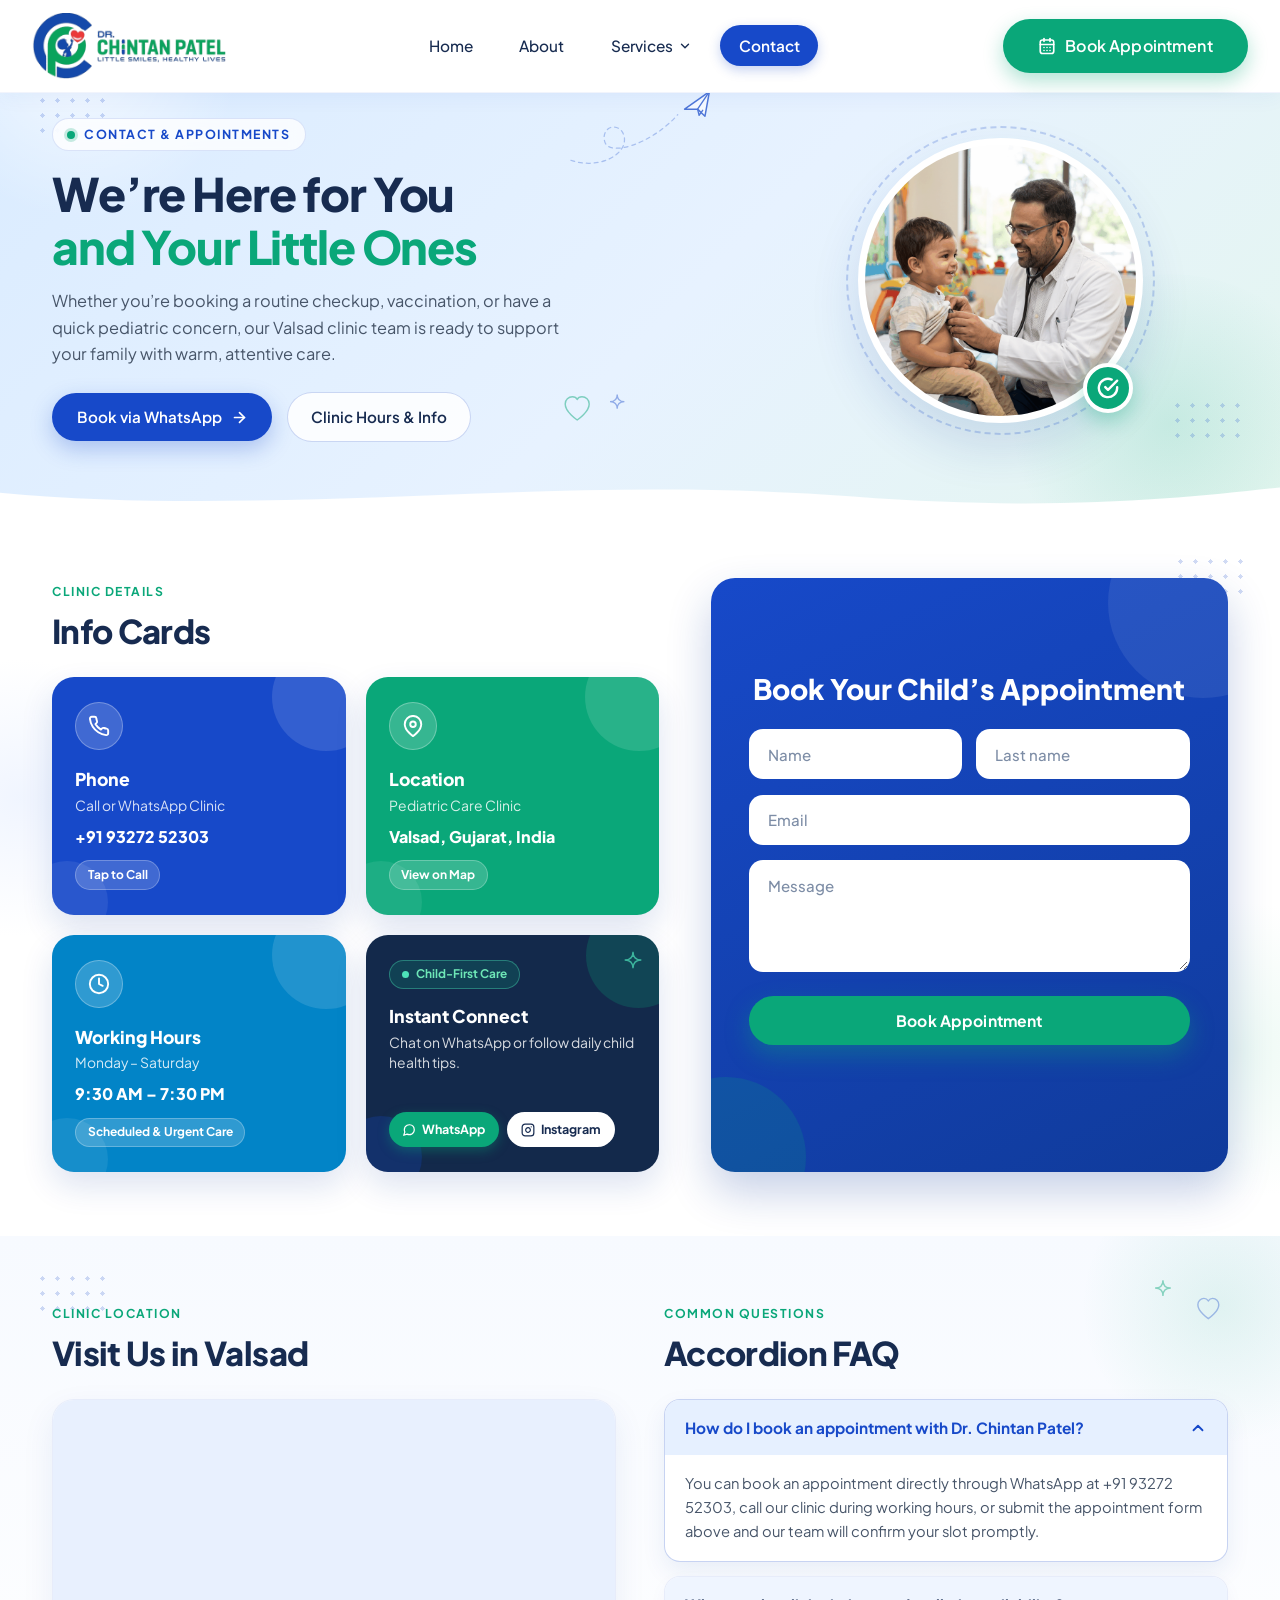
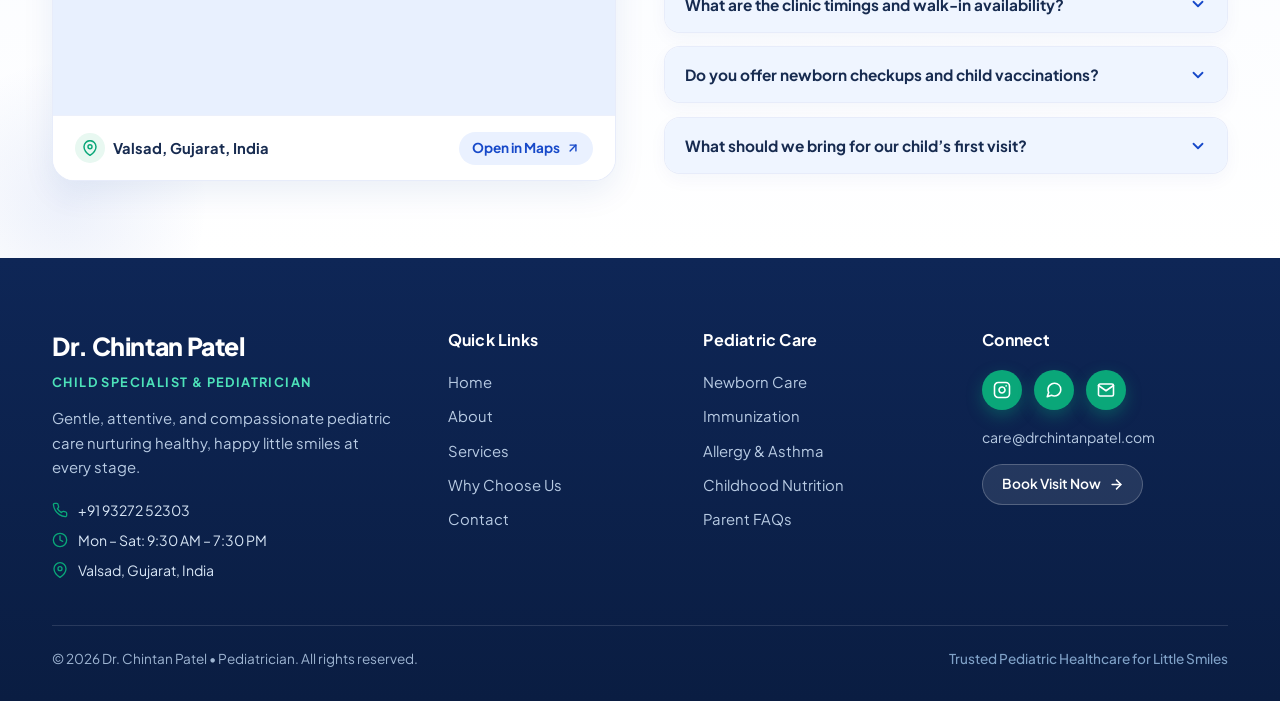
<file: contact.html>
<!DOCTYPE html>
<html lang="en">
<head>
  <meta charset="UTF-8">
  <meta name="viewport" content="width=device-width, initial-scale=1.0">
  <title>Contact Dr. Chintan Patel | Pediatrician in Valsad</title>
  <meta name="description" content="Get in touch with Dr. Chintan Patel's pediatric clinic in Valsad. Book an appointment via WhatsApp or contact form, view clinic hours, map location, and FAQs.">

  <!-- Google Fonts: Plus Jakarta Sans -->
  <link rel="preconnect" href="https://fonts.googleapis.com">
  <link rel="preconnect" href="https://fonts.gstatic.com" crossorigin>
  <link href="https://fonts.googleapis.com/css2?family=Plus+Jakarta+Sans:wght@400;500;600;700;800&display=swap" rel="stylesheet">

  <!-- Main Stylesheet -->
  <link rel="stylesheet" href="style.css">
</head>
<body class="page-contact">

  <!-- ==================== HEADER / NAVBAR ==================== -->
  <header class="site-header" id="header">
    <div class="header-container">

      <!-- Brand Logo -->
      <a href="index.html" class="brand-logo" aria-label="Dr. Chintan Patel - Home">
        <img src="images/logo.png" alt="Dr. Chintan Patel - Child Specialist" class="logo-image" width="440" height="150" decoding="async">
      </a>

      <!-- Desktop Navigation Menu -->
      <nav class="nav-desktop" aria-label="Primary Navigation">
        <ul class="nav-links">
          <li><a href="index.html" class="nav-link">Home</a></li>
          <li><a href="about.html" class="nav-link">About</a></li>
          <li class="nav-item-dropdown">
            <a href="services.html" class="nav-link nav-link-dropdown" aria-haspopup="true" aria-expanded="false">
              <span>Services</span>
              <svg class="nav-dropdown-chevron" width="14" height="14" viewBox="0 0 24 24" fill="none" stroke="currentColor" stroke-width="2.4" stroke-linecap="round" stroke-linejoin="round" aria-hidden="true">
                <polyline points="6 9 12 15 18 9"></polyline>
              </svg>
            </a>
            <div class="nav-services-dropdown" role="region" aria-label="Pediatric Services Menu">
              <div class="nav-services-dropdown-inner">
                <div class="nav-services-dropdown-header">
                  <div class="nav-services-dropdown-title-wrap">
                    <span class="nav-services-eyebrow">Our Pediatric Services</span>
                    <span class="nav-services-sub">Choose a specialty to view or book care</span>
                  </div>
                  <a href="services.html" class="nav-services-all-link">
                    <span>All Services</span>
                    <svg width="14" height="14" viewBox="0 0 24 24" fill="none" stroke="currentColor" stroke-width="2.4" stroke-linecap="round" stroke-linejoin="round" aria-hidden="true">
                      <line x1="5" y1="12" x2="19" y2="12"></line>
                      <polyline points="12 5 19 12 12 19"></polyline>
                    </svg>
                  </a>
                </div>
                <div class="nav-services-body">
                  <div class="nav-services-filters" role="group" aria-label="Service Categories">
                    <span class="nav-filter-label">Categories</span>
                    <button type="button" class="nav-filter-btn is-active">
                      <span>Category 1</span>
                      <span class="nav-filter-dot" aria-hidden="true"></span>
                    </button>
                    <button type="button" class="nav-filter-btn">
                      <span>Category 2</span>
                      <span class="nav-filter-dot" aria-hidden="true"></span>
                    </button>
                    <button type="button" class="nav-filter-btn">
                      <span>Category 3</span>
                      <span class="nav-filter-dot" aria-hidden="true"></span>
                    </button>
                    <button type="button" class="nav-filter-btn">
                      <span>Category 4</span>
                      <span class="nav-filter-dot" aria-hidden="true"></span>
                    </button>
                  </div>
                  <div class="nav-services-grid">
                    <a href="services.html#newborn-care" class="nav-service-card" data-tone="amber">
                      <span class="nav-service-icon-box">
                        <img src="images/homepage/newborn care.png" alt="" class="nav-service-icon" width="410" height="608" decoding="async">
                      </span>
                      <span class="nav-service-name">Newborn Care</span>
                    </a>
                    <a href="services.html#growth-development" class="nav-service-card" data-tone="violet">
                      <span class="nav-service-icon-box">
                        <img src="images/homepage/developmental milestones.png" alt="" class="nav-service-icon" width="511" height="488" decoding="async">
                      </span>
                      <span class="nav-service-name">Growth &amp; Development</span>
                    </a>
                    <a href="services.html#vaccination" class="nav-service-card" data-tone="mint">
                      <span class="nav-service-icon-box">
                        <img src="images/homepage/immunuzation.png" alt="" class="nav-service-icon" width="487" height="512" decoding="async">
                      </span>
                      <span class="nav-service-name">Vaccination &amp; Immunization</span>
                    </a>
                    <a href="services.html#childhood-illnesses" class="nav-service-card" data-tone="cyan">
                      <span class="nav-service-icon-box">
                        <img src="images/homepage/pediatric urgent care.png" alt="" class="nav-service-icon" width="505" height="494" decoding="async">
                      </span>
                      <span class="nav-service-name">Childhood Illnesses</span>
                    </a>
                    <a href="services.html#nutrition-guidance" class="nav-service-card" data-tone="lime">
                      <span class="nav-service-icon-box">
                        <img src="images/homepage/childhood nutrition.png" alt="" class="nav-service-icon" width="516" height="484" decoding="async">
                      </span>
                      <span class="nav-service-name">Nutrition &amp; Diet</span>
                    </a>
                    <a href="services.html#asthma-respiratory" class="nav-service-card" data-tone="rose">
                      <span class="nav-service-icon-box">
                        <img src="images/homepage/allergy & asthma.png" alt="" class="nav-service-icon" width="518" height="482" decoding="async">
                      </span>
                      <span class="nav-service-name">Asthma &amp; Respiratory</span>
                    </a>
                  </div>
                </div>
              </div>
            </div>
          </li>
          <li><a href="contact.html" class="nav-link active">Contact</a></li>
        </ul>
      </nav>

      <!-- Header Action Button -->
      <div class="header-actions">
        <a href="https://wa.me/919327252303?text=Hello%20Dr.%20Chintan%20Patel%2C%20I%20would%20like%20to%20book%20an%20appointment%20for%20my%20child." target="_blank" rel="noopener noreferrer" class="btn btn-appointment" aria-label="Book an Appointment on WhatsApp">
          <svg class="btn-icon" width="18" height="18" viewBox="0 0 24 24" fill="none" stroke="currentColor" stroke-width="2.2" stroke-linecap="round" stroke-linejoin="round">
            <rect x="3" y="4" width="18" height="18" rx="3" ry="3"></rect>
            <line x1="16" y1="2" x2="16" y2="6"></line>
            <line x1="8" y1="2" x2="8" y2="6"></line>
            <line x1="3" y1="10" x2="21" y2="10"></line>
            <path d="M8 14h.01"></path>
            <path d="M12 14h.01"></path>
            <path d="M16 14h.01"></path>
            <path d="M8 18h.01"></path>
            <path d="M12 18h.01"></path>
            <path d="M16 18h.01"></path>
          </svg>
          <span>Book Appointment</span>
        </a>

        <!-- Mobile Menu Toggle Button -->
        <button class="mobile-toggle" id="mobileToggle" aria-label="Toggle navigation menu" aria-expanded="false">
          <span class="hamburger-bar"></span>
          <span class="hamburger-bar"></span>
          <span class="hamburger-bar"></span>
        </button>
      </div>

    </div>

    <!-- Mobile Drawer Menu -->
    <div class="mobile-menu" id="mobileMenu">
      <ul class="mobile-nav-links">
        <li><a href="index.html" class="mobile-nav-link">Home</a></li>
        <li><a href="about.html" class="mobile-nav-link">About</a></li>
        <li class="mobile-services-group">
          <div class="mobile-nav-dropdown-row">
            <a href="services.html" class="mobile-nav-link">Services</a>
            <button type="button" class="mobile-services-toggle" aria-expanded="false" aria-label="Toggle pediatric services list">
              <svg width="18" height="18" viewBox="0 0 24 24" fill="none" stroke="currentColor" stroke-width="2.4" stroke-linecap="round" stroke-linejoin="round" aria-hidden="true">
                <polyline points="6 9 12 15 18 9"></polyline>
              </svg>
            </button>
          </div>
          <div class="mobile-services-subgrid">
            <a href="services.html#newborn-care" class="mobile-service-chip">
              <img src="images/homepage/newborn care.png" alt="" width="410" height="608" decoding="async">
              <span>Newborn Care</span>
            </a>
            <a href="services.html#growth-development" class="mobile-service-chip">
              <img src="images/homepage/developmental milestones.png" alt="" width="511" height="488" decoding="async">
              <span>Growth &amp; Dev</span>
            </a>
            <a href="services.html#vaccination" class="mobile-service-chip">
              <img src="images/homepage/immunuzation.png" alt="" width="487" height="512" decoding="async">
              <span>Vaccination</span>
            </a>
            <a href="services.html#childhood-illnesses" class="mobile-service-chip">
              <img src="images/homepage/pediatric urgent care.png" alt="" width="505" height="494" decoding="async">
              <span>Illnesses</span>
            </a>
            <a href="services.html#nutrition-guidance" class="mobile-service-chip">
              <img src="images/homepage/childhood nutrition.png" alt="" width="516" height="484" decoding="async">
              <span>Nutrition</span>
            </a>
            <a href="services.html#asthma-respiratory" class="mobile-service-chip">
              <img src="images/homepage/allergy & asthma.png" alt="" width="518" height="482" decoding="async">
              <span>Respiratory</span>
            </a>
          </div>
        </li>
        <li><a href="contact.html" class="mobile-nav-link active">Contact</a></li>
      </ul>
      <div class="mobile-menu-action">
        <a href="https://wa.me/919327252303?text=Hello%20Dr.%20Chintan%20Patel%2C%20I%20would%20like%20to%20book%20an%20appointment%20for%20my%20child." target="_blank" rel="noopener noreferrer" class="btn btn-appointment btn-block">
          <svg class="btn-icon" width="18" height="18" viewBox="0 0 24 24" fill="none" stroke="currentColor" stroke-width="2.2" stroke-linecap="round" stroke-linejoin="round">
            <rect x="3" y="4" width="18" height="18" rx="3" ry="3"></rect>
            <line x1="16" y1="2" x2="16" y2="6"></line>
            <line x1="8" y1="2" x2="8" y2="6"></line>
            <line x1="3" y1="10" x2="21" y2="10"></line>
          </svg>
          <span>Book Appointment</span>
        </a>
      </div>
    </div>
  </header>

  <!-- Blurred Backdrop Overlay for Mobile Navigation -->
  <div class="nav-backdrop" id="navBackdrop" aria-hidden="true"></div>

  <main>
    <!-- ==================== COMPACT CONTACT HERO SECTION ==================== -->
    <section class="contact-hero-section" id="contact-hero">
      <!-- Ambient Pastel Decorative Elements -->
      <div class="contact-hero-bg" aria-hidden="true">
        <div class="contact-hero-blob-tl"></div>
        <div class="contact-hero-blob-br"></div>
        <div class="contact-dot-grid contact-dot-grid-tl"></div>
        <div class="contact-dot-grid contact-dot-grid-br"></div>

        <!-- Playful Hand-Drawn Paper Airplane + Trail -->
        <svg class="contact-paper-plane-svg" viewBox="0 0 210 110" fill="none">
          <path d="M10,92 C44,104 82,86 78,62 C73,42 48,48 53,68 C58,88 112,72 146,34" stroke="#1749C9" stroke-width="1.6" stroke-dasharray="5 5" stroke-linecap="round" opacity="0.4"/>
          <g transform="translate(148, 8) rotate(-14)">
            <path d="M2 20 L38 6 L25 35 L18 24 Z" stroke="#1749C9" stroke-width="1.9" stroke-linejoin="round" fill="#FFFFFF" fill-opacity="0.9"/>
            <path d="M38 6 L18 24 L18 32 L24 27" stroke="#1749C9" stroke-width="1.7" stroke-linecap="round" stroke-linejoin="round"/>
          </g>
        </svg>

        <!-- Outline Heart & Sparkle Accents -->
        <svg class="contact-hero-accent-svg" viewBox="0 0 110 100" fill="none">
          <path d="M34 50 C34 50 19 40 19 30 C19 24.8 23.2 21 28 21 C30.9 21 33.1 22.5 34 24.4 C34.9 22.5 37.1 21 40 21 C44.8 21 49 24.8 49 30 C49 40 34 50 34 50 Z" stroke="#0AA779" stroke-width="1.8" stroke-linejoin="round" opacity="0.48"/>
          <path d="M84 18 Q84 27 93 27 Q84 27 84 36 Q84 27 75 27 Q84 27 84 18 Z" stroke="#1749C9" stroke-width="1.6" opacity="0.42"/>
        </svg>

        <!-- Soft Bottom Wave Divider -->
        <svg class="contact-hero-wave" viewBox="0 0 1440 70" preserveAspectRatio="none">
          <path d="M0,36 C320,76 620,6 960,42 C1180,65 1330,45 1440,28 L1440,70 L0,70 Z" fill="#FFFFFF"/>
        </svg>
      </div>

      <div class="contact-hero-container">
        <!-- Left Column: Compact Title, Subtitle & CTAs -->
        <div class="contact-hero-content">
          <div class="contact-hero-eyebrow pop-in" style="--pop-delay: 0.05s;">
            <span class="contact-eyebrow-dot" aria-hidden="true"></span>
            <span>CONTACT &amp; APPOINTMENTS</span>
          </div>

          <h1 class="contact-hero-title pop-in" style="--pop-delay: 0.14s;">
            We’re Here for You <br>
            <span class="highlight-green">and Your Little Ones</span>
          </h1>

          <p class="contact-hero-desc pop-in" style="--pop-delay: 0.24s;">
            Whether you’re booking a routine checkup, vaccination, or have a quick pediatric concern, our Valsad clinic team is ready to support your family with warm, attentive care.
          </p>

          <div class="contact-hero-actions pop-in" style="--pop-delay: 0.34s;">
            <a href="https://wa.me/919327252303?text=Hello%20Dr.%20Chintan%20Patel%2C%20I%20would%20like%20to%20book%20an%20appointment%20for%20my%20child." target="_blank" rel="noopener noreferrer" class="btn btn-contact-primary">
              <span>Book via WhatsApp</span>
              <svg width="17" height="17" viewBox="0 0 24 24" fill="none" stroke="currentColor" stroke-width="2.4" stroke-linecap="round" stroke-linejoin="round" aria-hidden="true">
                <line x1="5" y1="12" x2="19" y2="12"></line>
                <polyline points="12 5 19 12 12 19"></polyline>
              </svg>
            </a>

            <a href="#contact-info-section" class="btn btn-contact-outline">
              <span>Clinic Hours &amp; Info</span>
            </a>
          </div>
        </div>

        <!-- Right Column: Compact Circular Doctor & Child Photo -->
        <div class="contact-hero-visual pop-in" style="--pop-delay: 0.22s;">
          <div class="contact-hero-visual-wrap">
            <!-- Soft Orbital Ring -->
            <div class="contact-hero-ring" aria-hidden="true"></div>

            <!-- Circular Doctor Photo Frame -->
            <div class="contact-hero-circle">
              <img
                src="images/about/primary dr image.png"
                alt="Dr. Chintan Patel warmly examining a smiling child"
                class="contact-hero-img"
               width="760" height="760" decoding="async" fetchpriority="high">
            </div>

            <!-- Floating Green Care Verification Badge -->
            <div class="contact-hero-badge" aria-label="Child-Friendly Pediatric Care">
              <svg width="22" height="22" viewBox="0 0 24 24" fill="none" stroke="currentColor" stroke-width="2.6" stroke-linecap="round" stroke-linejoin="round">
                <path d="M22 11.08V12a10 10 0 1 1-5.93-9.14"></path>
                <polyline points="22 4 12 14.01 9 11.01"></polyline>
              </svg>
            </div>
          </div>
        </div>
      </div>
    </section>

    <!-- ==================== INFO CARDS (4 CARDS) & BOOKING FORM ==================== -->
    <section class="contact-main-section" id="contact-info-section">
      <!-- Subtle Decorative Accents -->
      <div class="contact-main-decor" aria-hidden="true">
        <div class="contact-main-blob-l"></div>
        <div class="contact-main-blob-r"></div>
        <div class="contact-dot-grid contact-main-dots-r"></div>
      </div>

      <div class="contact-container">
        <div class="contact-main-grid">

          <!-- Left Column: Heading + 4 Info Cards (2x2 Grid) -->
          <div class="contact-info-col">
            <div class="contact-section-heading">
              <span class="contact-section-tag">CLINIC DETAILS</span>
              <h2 class="contact-section-title">Info Cards</h2>
            </div>

            <div class="contact-info-grid">
              <!-- Card 1: Phone (Solid Royal Blue) -->
              <a href="tel:+919327252303" class="contact-info-card info-card-solid info-card-blue">
                <div class="info-card-decor" aria-hidden="true">
                  <span class="info-decor-circle-1"></span>
                  <span class="info-decor-circle-2"></span>
                </div>
                <div class="info-card-icon-wrap">
                  <svg width="22" height="22" viewBox="0 0 24 24" fill="none" stroke="currentColor" stroke-width="2.1" stroke-linecap="round" stroke-linejoin="round" aria-hidden="true">
                    <path d="M22 16.92v3a2 2 0 0 1-2.18 2 19.79 19.79 0 0 1-8.63-3.07 19.5 19.5 0 0 1-6-6 19.79 19.79 0 0 1-3.07-8.67A2 2 0 0 1 4.11 2h3a2 2 0 0 1 2 1.72 12.84 12.84 0 0 0 .7 2.81 2 2 0 0 1-.45 2.11L8.09 9.91a16 16 0 0 0 6 6l1.27-1.27a2 2 0 0 1 2.11-.45 12.84 12.84 0 0 0 2.81.7A2 2 0 0 1 22 16.92z"></path>
                  </svg>
                </div>
                <h3 class="info-card-title">Phone</h3>
                <p class="info-card-sub">Call or WhatsApp Clinic</p>
                <span class="info-card-value">+91 93272 52303</span>
                <span class="info-card-chip">Tap to Call</span>
              </a>

              <!-- Card 2: Location (Solid Healthcare Green) -->
              <a href="#clinic-map" class="contact-info-card info-card-solid info-card-green">
                <div class="info-card-decor" aria-hidden="true">
                  <span class="info-decor-circle-1"></span>
                  <span class="info-decor-circle-2"></span>
                </div>
                <div class="info-card-icon-wrap">
                  <svg width="22" height="22" viewBox="0 0 24 24" fill="none" stroke="currentColor" stroke-width="2.1" stroke-linecap="round" stroke-linejoin="round" aria-hidden="true">
                    <path d="M21 10c0 7-9 13-9 13s-9-6-9-13a9 9 0 0 1 18 0z"></path>
                    <circle cx="12" cy="10" r="3"></circle>
                  </svg>
                </div>
                <h3 class="info-card-title">Location</h3>
                <p class="info-card-sub">Pediatric Care Clinic</p>
                <span class="info-card-value">Valsad, Gujarat, India</span>
                <span class="info-card-chip">View on Map</span>
              </a>

              <!-- Card 3: Working Hours (Solid Sky Azure) -->
              <div class="contact-info-card info-card-solid info-card-azure">
                <div class="info-card-decor" aria-hidden="true">
                  <span class="info-decor-circle-1"></span>
                  <span class="info-decor-circle-2"></span>
                </div>
                <div class="info-card-icon-wrap">
                  <svg width="22" height="22" viewBox="0 0 24 24" fill="none" stroke="currentColor" stroke-width="2.1" stroke-linecap="round" stroke-linejoin="round" aria-hidden="true">
                    <circle cx="12" cy="12" r="10"></circle>
                    <polyline points="12 6 12 12 16 14"></polyline>
                  </svg>
                </div>
                <h3 class="info-card-title">Working Hours</h3>
                <p class="info-card-sub">Monday – Saturday</p>
                <span class="info-card-value">9:30 AM – 7:30 PM</span>
                <span class="info-card-chip">Scheduled &amp; Urgent Care</span>
              </div>

              <!-- Card 4: Aesthetic Connect & Care Card (Solid Deep Navy) -->
              <div class="contact-info-card info-card-solid info-card-aesthetic">
                <div class="aesthetic-card-decor" aria-hidden="true">
                  <span class="aesthetic-circle-1"></span>
                  <span class="aesthetic-circle-2"></span>
                  <svg class="aesthetic-sparkle" width="20" height="20" viewBox="0 0 24 24" fill="none">
                    <path d="M12 2 Q12 12 22 12 Q12 12 12 22 Q12 12 2 12 Q12 12 12 2 Z" stroke="#4DE2B9" stroke-width="1.7" opacity="0.7"/>
                  </svg>
                </div>

                <div class="aesthetic-status-pill">
                  <span class="aesthetic-pulse-dot" aria-hidden="true"></span>
                  <span>Child-First Care</span>
                </div>

                <h3 class="info-card-title">Instant Connect</h3>
                <p class="info-card-sub">Chat on WhatsApp or follow daily child health tips.</p>

                <div class="aesthetic-card-actions">
                  <a href="https://wa.me/919327252303?text=Hello%20Dr.%20Chintan%20Patel%2C%20I%20would%20like%20to%20book%20an%20appointment%20for%20my%20child." target="_blank" rel="noopener noreferrer" class="mini-pill mini-pill-whatsapp" aria-label="Chat on WhatsApp">
                    <svg width="14" height="14" viewBox="0 0 24 24" fill="none" stroke="currentColor" stroke-width="2.1" stroke-linecap="round" stroke-linejoin="round" aria-hidden="true">
                      <path d="M21 11.5a8.38 8.38 0 0 1-.9 3.8 8.5 8.5 0 0 1-7.6 4.7 8.38 8.38 0 0 1-3.8-.9L3 21l1.9-5.7a8.38 8.38 0 0 1-.9-3.8 8.5 8.5 0 0 1 4.7-7.6 8.38 8.38 0 0 1 3.8-.9h.5a8.48 8.48 0 0 1 8 8v.5z"></path>
                    </svg>
                    <span>WhatsApp</span>
                  </a>
                  <a href="https://www.instagram.com/childcare_drchintan?utm_source=ig_web_button_share_sheet&amp;lqvp=ZDNlZDc0MzIxNw==" target="_blank" rel="noopener noreferrer" class="mini-pill mini-pill-insta" aria-label="Follow on Instagram">
                    <svg width="14" height="14" viewBox="0 0 24 24" fill="none" stroke="currentColor" stroke-width="2.1" stroke-linecap="round" stroke-linejoin="round" aria-hidden="true">
                      <rect x="2" y="2" width="20" height="20" rx="5" ry="5"></rect>
                      <path d="M16 11.37A4 4 0 1 1 12.63 8 4 4 0 0 1 16 11.37z"></path>
                      <line x1="17.5" y1="6.5" x2="17.51" y2="6.5"></line>
                    </svg>
                    <span>Instagram</span>
                  </a>
                </div>
              </div>
            </div>
          </div>

          <!-- Right Column: Book Your Child's Appointment Form (Exact Royal Blue Card & Fields) -->
          <div class="contact-form-col" id="appointment-form">
            <div class="contact-form-card">
              <div class="form-card-decor" aria-hidden="true">
                <span class="form-decor-circle-tr"></span>
                <span class="form-decor-circle-bl"></span>
              </div>

              <h2 class="contact-form-title">Book Your Child’s Appointment</h2>

              <form class="appointment-form" id="appointmentForm" novalidate>
                <div class="form-row-two">
                  <div class="form-field">
                    <label for="firstName" class="sr-only">Name</label>
                    <input type="text" id="firstName" name="firstName" class="form-input" placeholder="Name" required>
                  </div>
                  <div class="form-field">
                    <label for="lastName" class="sr-only">Last name</label>
                    <input type="text" id="lastName" name="lastName" class="form-input" placeholder="Last name" required>
                  </div>
                </div>

                <div class="form-field">
                  <label for="email" class="sr-only">Email</label>
                  <input type="email" id="email" name="email" class="form-input" placeholder="Email" required>
                </div>

                <div class="form-field">
                  <label for="message" class="sr-only">Message</label>
                  <textarea id="message" name="message" class="form-input form-textarea" rows="4" placeholder="Message" required></textarea>
                </div>

                <button type="submit" class="btn-form-submit">
                  <span>Book Appointment</span>
                </button>

                <p class="form-feedback" id="formFeedback" role="status" aria-live="polite"></p>
              </form>
            </div>
          </div>

        </div>
      </div>
    </section>

    <!-- ==================== PARALLEL MAP & QUESTIONS SECTION ==================== -->
    <section class="contact-map-faq-section" id="clinic-map">
      <!-- Ambient Decorative Elements -->
      <div class="contact-map-faq-decor" aria-hidden="true">
        <div class="map-faq-blob-bl"></div>
        <div class="map-faq-blob-tr"></div>
        <div class="contact-dot-grid map-faq-dots-tl"></div>
        <svg class="map-faq-sparkle-svg" viewBox="0 0 110 90" fill="none">
          <path d="M24 14 Q24 23 33 23 Q24 23 24 32 Q24 23 15 23 Q24 23 24 14 Z" stroke="#0AA779" stroke-width="1.6" opacity="0.45"/>
          <path d="M76 58 C76 58 64 50 64 42 C64 37.8 67.3 34.8 71 34.8 C73.4 34.8 75 36.1 76 37.6 C77 36.1 78.6 34.8 81 34.8 C84.7 34.8 88 37.8 88 42 C88 50 76 58 76 58 Z" stroke="#1749C9" stroke-width="1.6" opacity="0.35"/>
        </svg>
      </div>

      <div class="contact-container">
        <div class="map-faq-grid">

          <!-- Left Column: Interactive Valsad Clinic Map -->
          <div class="map-col">
            <div class="contact-section-heading">
              <span class="contact-section-tag">CLINIC LOCATION</span>
              <h2 class="contact-section-title">Visit Us in Valsad</h2>
            </div>

            <div class="contact-map-card">
              <div class="map-iframe-wrap">
                <iframe
                  title="Dr. Chintan Patel Pediatric Clinic Location - Valsad, Gujarat"
                  src="https://maps.google.com/maps?q=Valsad,Gujarat,India&amp;t=&amp;z=13&amp;ie=UTF8&amp;iwloc=&amp;output=embed"
                  loading="lazy"
                  referrerpolicy="no-referrer-when-downgrade"
                  allowfullscreen
                ></iframe>
              </div>
              <div class="map-card-footer">
                <div class="map-location-label">
                  <span class="map-pin-badge" aria-hidden="true">
                    <svg width="16" height="16" viewBox="0 0 24 24" fill="none" stroke="currentColor" stroke-width="2.2" stroke-linecap="round" stroke-linejoin="round">
                      <path d="M21 10c0 7-9 13-9 13s-9-6-9-13a9 9 0 0 1 18 0z"></path>
                      <circle cx="12" cy="10" r="3"></circle>
                    </svg>
                  </span>
                  <span>Valsad, Gujarat, India</span>
                </div>
                <a href="https://maps.google.com/?q=Valsad,Gujarat,India" target="_blank" rel="noopener noreferrer" class="map-directions-link">
                  <span>Open in Maps</span>
                  <svg width="14" height="14" viewBox="0 0 24 24" fill="none" stroke="currentColor" stroke-width="2.4" stroke-linecap="round" stroke-linejoin="round" aria-hidden="true">
                    <line x1="7" y1="17" x2="17" y2="7"></line>
                    <polyline points="7 7 17 7 17 17"></polyline>
                  </svg>
                </a>
              </div>
            </div>
          </div>

          <!-- Right Column: Accordion FAQ -->
          <div class="faq-col" id="faq">
            <div class="contact-section-heading">
              <span class="contact-section-tag">COMMON QUESTIONS</span>
              <h2 class="contact-section-title">Accordion FAQ</h2>
            </div>

            <div class="faq-list" id="faqAccordion">
              <!-- Question 1 -->
              <div class="faq-item is-open">
                <button type="button" class="faq-trigger" aria-expanded="true">
                  <span>How do I book an appointment with Dr. Chintan Patel?</span>
                  <svg class="faq-chevron" width="18" height="18" viewBox="0 0 24 24" fill="none" stroke="currentColor" stroke-width="2.4" stroke-linecap="round" stroke-linejoin="round" aria-hidden="true">
                    <polyline points="6 9 12 15 18 9"></polyline>
                  </svg>
                </button>
                <div class="faq-panel">
                  <p class="faq-answer">
                    You can book an appointment directly through WhatsApp at +91 93272 52303, call our clinic during working hours, or submit the appointment form above and our team will confirm your slot promptly.
                  </p>
                </div>
              </div>

              <!-- Question 2 -->
              <div class="faq-item">
                <button type="button" class="faq-trigger" aria-expanded="false">
                  <span>What are the clinic timings and walk-in availability?</span>
                  <svg class="faq-chevron" width="18" height="18" viewBox="0 0 24 24" fill="none" stroke="currentColor" stroke-width="2.4" stroke-linecap="round" stroke-linejoin="round" aria-hidden="true">
                    <polyline points="6 9 12 15 18 9"></polyline>
                  </svg>
                </button>
                <div class="faq-panel">
                  <p class="faq-answer">
                    Our clinic in Valsad is open Monday through Saturday from 9:30 AM to 7:30 PM. We welcome scheduled visits and prioritize same-day urgent pediatric concerns for sick children.
                  </p>
                </div>
              </div>

              <!-- Question 3 -->
              <div class="faq-item">
                <button type="button" class="faq-trigger" aria-expanded="false">
                  <span>Do you offer newborn checkups and child vaccinations?</span>
                  <svg class="faq-chevron" width="18" height="18" viewBox="0 0 24 24" fill="none" stroke="currentColor" stroke-width="2.4" stroke-linecap="round" stroke-linejoin="round" aria-hidden="true">
                    <polyline points="6 9 12 15 18 9"></polyline>
                  </svg>
                </button>
                <div class="faq-panel">
                  <p class="faq-answer">
                    Yes! Dr. Chintan Patel provides complete newborn wellness checkups, growth and milestone tracking, childhood nutrition advice, and gentle age-appropriate immunizations.
                  </p>
                </div>
              </div>

              <!-- Question 4 -->
              <div class="faq-item">
                <button type="button" class="faq-trigger" aria-expanded="false">
                  <span>What should we bring for our child’s first visit?</span>
                  <svg class="faq-chevron" width="18" height="18" viewBox="0 0 24 24" fill="none" stroke="currentColor" stroke-width="2.4" stroke-linecap="round" stroke-linejoin="round" aria-hidden="true">
                    <polyline points="6 9 12 15 18 9"></polyline>
                  </svg>
                </button>
                <div class="faq-panel">
                  <p class="faq-answer">
                    Please bring your child’s previous vaccination card, any recent medical prescriptions or reports, and a list of questions you would like to discuss with Dr. Patel.
                  </p>
                </div>
              </div>
            </div>
          </div>

        </div>
      </div>
    </section>
  </main>

  <!-- ==================== FOOTER / CONTACT SECTION ==================== -->
  <footer class="site-footer" id="contact">
    <div class="footer-container">
      <div class="footer-grid">

        <!-- Column 1: Brand & Essential Clinic Details -->
        <div class="footer-col footer-brand-col">
          <h3 class="footer-brand-name">Dr. Chintan Patel</h3>
          <span class="footer-brand-role">Child Specialist &amp; Pediatrician</span>
          <p class="footer-brand-desc">
            Gentle, attentive, and compassionate pediatric care nurturing healthy, happy little smiles at every stage.
          </p>
          <div class="footer-contact-list">
            <a href="tel:+919327252303" class="footer-contact-item">
              <svg width="16" height="16" viewBox="0 0 24 24" fill="none" stroke="currentColor" stroke-width="2" stroke-linecap="round" stroke-linejoin="round">
                <path d="M22 16.92v3a2 2 0 0 1-2.18 2 19.79 19.79 0 0 1-8.63-3.07 19.5 19.5 0 0 1-6-6 19.79 19.79 0 0 1-3.07-8.67A2 2 0 0 1 4.11 2h3a2 2 0 0 1 2 1.72 12.84 12.84 0 0 0 .7 2.81 2 2 0 0 1-.45 2.11L8.09 9.91a16 16 0 0 0 6 6l1.27-1.27a2 2 0 0 1 2.11-.45 12.84 12.84 0 0 0 2.81.7A2 2 0 0 1 22 16.92z"></path>
              </svg>
              <span>+91 93272 52303</span>
            </a>
            <div class="footer-contact-item">
              <svg width="16" height="16" viewBox="0 0 24 24" fill="none" stroke="currentColor" stroke-width="2" stroke-linecap="round" stroke-linejoin="round">
                <circle cx="12" cy="12" r="10"></circle>
                <polyline points="12 6 12 12 16 14"></polyline>
              </svg>
              <span>Mon – Sat: 9:30 AM – 7:30 PM</span>
            </div>
            <div class="footer-contact-item">
              <svg width="16" height="16" viewBox="0 0 24 24" fill="none" stroke="currentColor" stroke-width="2" stroke-linecap="round" stroke-linejoin="round">
                <path d="M21 10c0 7-9 13-9 13s-9-6-9-13a9 9 0 0 1 18 0z"></path>
                <circle cx="12" cy="10" r="3"></circle>
              </svg>
              <span>Valsad, Gujarat, India</span>
            </div>
          </div>
        </div>

        <!-- Column 2: Navigation Links -->
        <div class="footer-col">
          <h4 class="footer-col-title">Quick Links</h4>
          <ul class="footer-links">
            <li><a href="index.html" class="footer-link">Home</a></li>
            <li><a href="about.html" class="footer-link">About</a></li>
            <li><a href="services.html" class="footer-link">Services</a></li>
            <li><a href="index.html#why-choose" class="footer-link">Why Choose Us</a></li>
            <li><a href="contact.html" class="footer-link">Contact</a></li>
          </ul>
        </div>

        <!-- Column 3: Services & Patient Care -->
        <div class="footer-col">
          <h4 class="footer-col-title">Pediatric Care</h4>
          <ul class="footer-links">
            <li><a href="index.html#services" class="footer-link">Newborn Care</a></li>
            <li><a href="index.html#services" class="footer-link">Immunization</a></li>
            <li><a href="index.html#services" class="footer-link">Allergy &amp; Asthma</a></li>
            <li><a href="index.html#services" class="footer-link">Childhood Nutrition</a></li>
            <li><a href="#faq" class="footer-link">Parent FAQs</a></li>
          </ul>
        </div>

        <!-- Column 4: Connect & Socials -->
        <div class="footer-col footer-social-col">
          <h4 class="footer-col-title">Connect</h4>
          <div class="footer-socials">
            <a href="https://www.instagram.com/childcare_drchintan?utm_source=ig_web_button_share_sheet&amp;lqvp=ZDNlZDc0MzIxNw==" target="_blank" rel="noopener noreferrer" class="footer-social-btn" aria-label="Instagram">
              <svg width="18" height="18" viewBox="0 0 24 24" fill="none" stroke="currentColor" stroke-width="2.1" stroke-linecap="round" stroke-linejoin="round">
                <rect x="2" y="2" width="20" height="20" rx="5" ry="5"></rect>
                <path d="M16 11.37A4 4 0 1 1 12.63 8 4 4 0 0 1 16 11.37z"></path>
                <line x1="17.5" y1="6.5" x2="17.51" y2="6.5"></line>
              </svg>
            </a>
            <a href="https://wa.me/919327252303?text=Hello%20Dr.%20Chintan%20Patel%2C%20I%20would%20like%20to%20book%20an%20appointment%20for%20my%20child." target="_blank" rel="noopener noreferrer" class="footer-social-btn" aria-label="WhatsApp">
              <svg width="18" height="18" viewBox="0 0 24 24" fill="none" stroke="currentColor" stroke-width="2.1" stroke-linecap="round" stroke-linejoin="round">
                <path d="M21 11.5a8.38 8.38 0 0 1-.9 3.8 8.5 8.5 0 0 1-7.6 4.7 8.38 8.38 0 0 1-3.8-.9L3 21l1.9-5.7a8.38 8.38 0 0 1-.9-3.8 8.5 8.5 0 0 1 4.7-7.6 8.38 8.38 0 0 1 3.8-.9h.5a8.48 8.48 0 0 1 8 8v.5z"></path>
              </svg>
            </a>
            <a href="mailto:care@drchintanpatel.com" class="footer-social-btn" aria-label="Email Clinic">
              <svg width="18" height="18" viewBox="0 0 24 24" fill="none" stroke="currentColor" stroke-width="2.1" stroke-linecap="round" stroke-linejoin="round">
                <path d="M4 4h16c1.1 0 2 .9 2 2v12c0 1.1-.9 2-2 2H4c-1.1 0-2-.9-2-2V6c0-1.1.9-2 2-2z"></path>
                <polyline points="22,6 12,13 2,6"></polyline>
              </svg>
            </a>
          </div>
          <p class="footer-email-note">
            <a href="mailto:care@drchintanpatel.com">care@drchintanpatel.com</a>
          </p>
          <a href="https://wa.me/919327252303?text=Hello%20Dr.%20Chintan%20Patel%2C%20I%20would%20like%20to%20book%20an%20appointment%20for%20my%20child." target="_blank" rel="noopener noreferrer" class="footer-cta-pill">
            <span>Book Visit Now</span>
            <svg width="15" height="15" viewBox="0 0 24 24" fill="none" stroke="currentColor" stroke-width="2.4" stroke-linecap="round" stroke-linejoin="round">
              <line x1="5" y1="12" x2="19" y2="12"></line>
              <polyline points="12 5 19 12 12 19"></polyline>
            </svg>
          </a>
        </div>

      </div>

      <!-- Subtle Divider Line -->
      <div class="footer-divider" aria-hidden="true"></div>

      <!-- Bottom Copyright Row -->
      <div class="footer-bottom">
        <p class="footer-copyright">&copy; 2026 Dr. Chintan Patel &bull; Pediatrician. All rights reserved.</p>
        <p class="footer-tagline">Trusted Pediatric Healthcare for Little Smiles</p>
      </div>
    </div>
  </footer>

  <!-- Main JavaScript File -->
  <script src="script.js"></script>
</body>
</html>
</file>
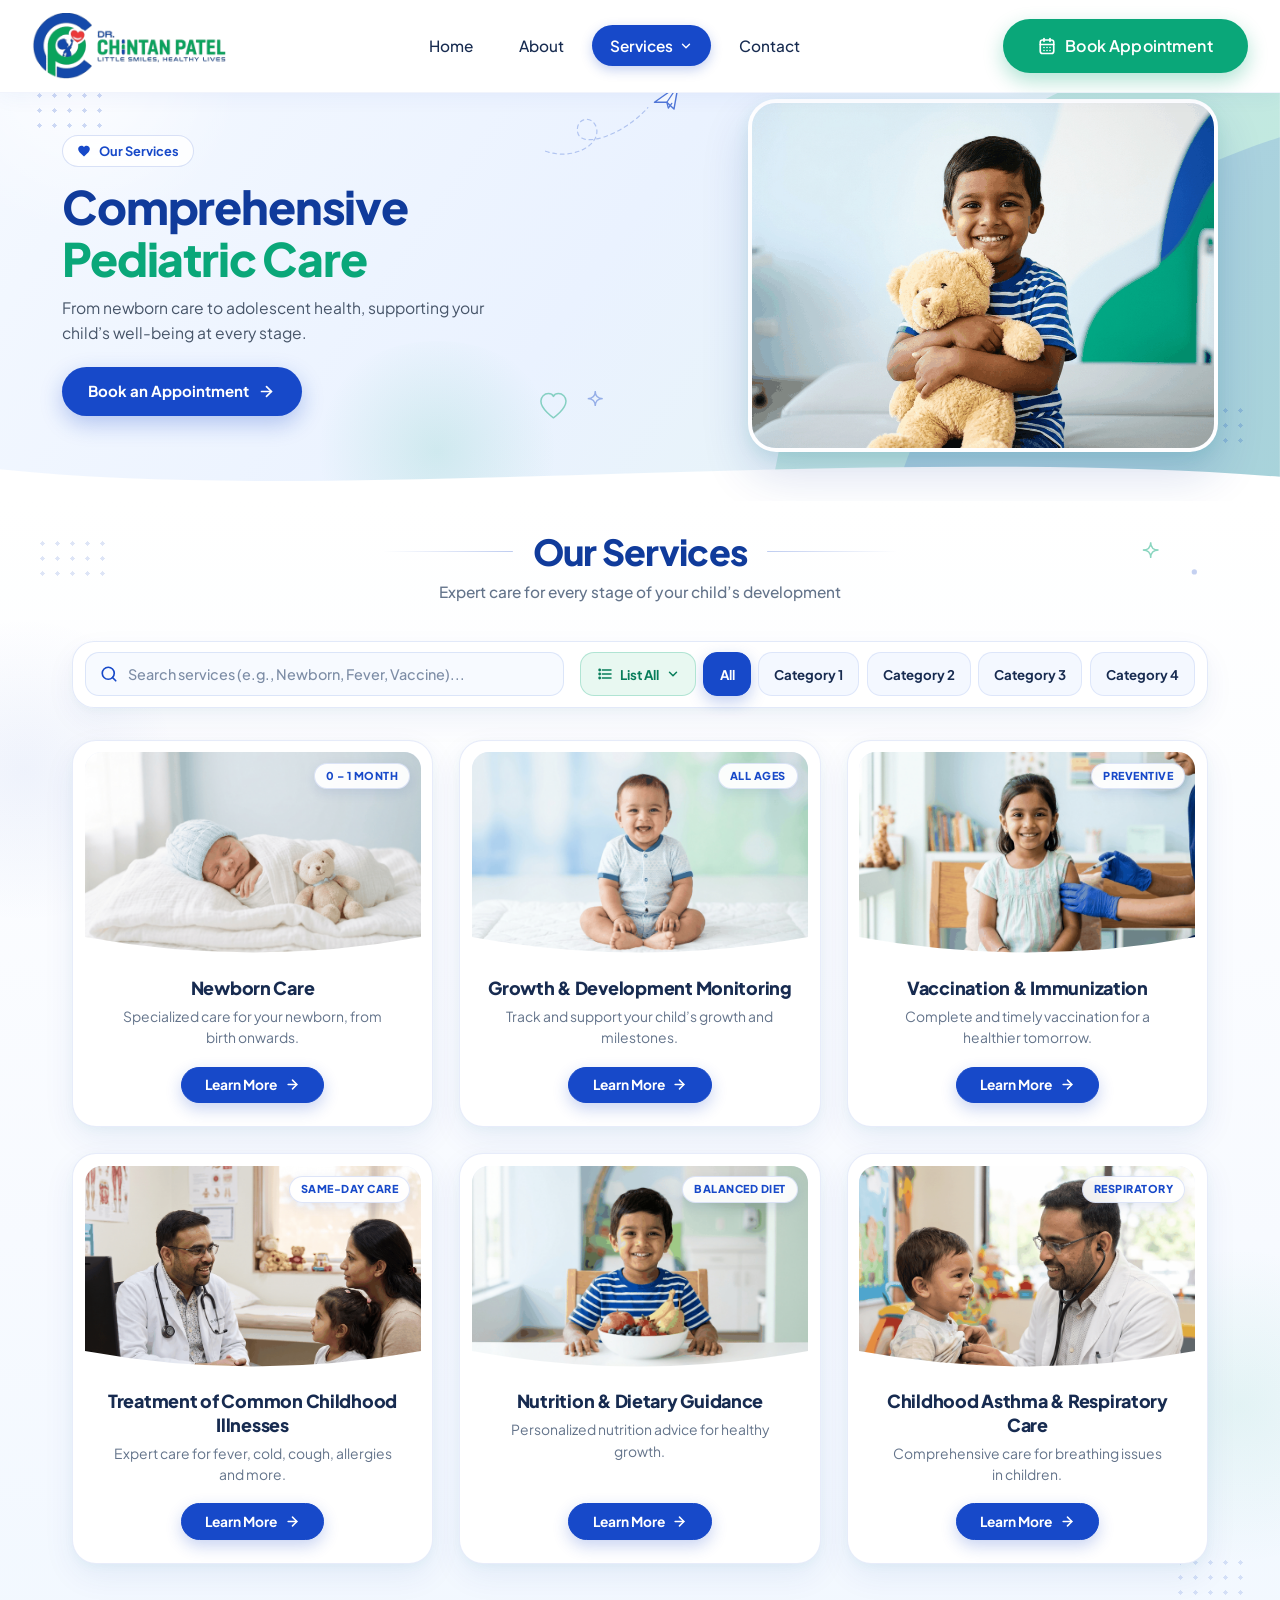
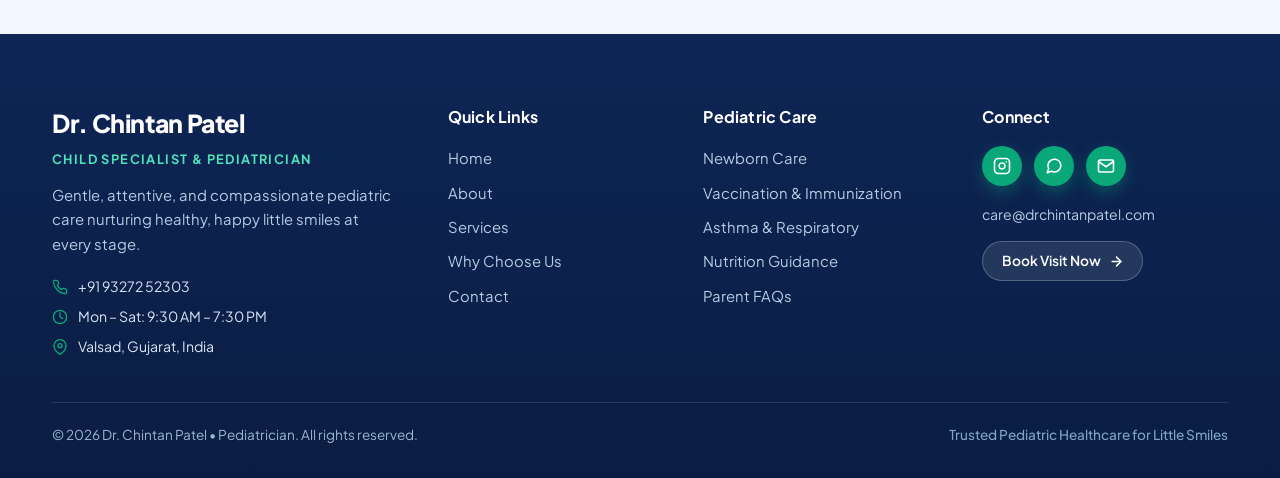
<file: services.html>
<!DOCTYPE html>
<html lang="en">
<head>
  <meta charset="UTF-8">
  <meta name="viewport" content="width=device-width, initial-scale=1.0">
  <title>Pediatric Services | Dr. Chintan Patel &bull; Child Specialist</title>
  <meta name="description" content="Comprehensive pediatric care by Dr. Chintan Patel: Newborn care, growth monitoring, vaccination, childhood illnesses, nutrition guidance, and respiratory care.">

  <!-- Google Fonts: Plus Jakarta Sans -->
  <link rel="preconnect" href="https://fonts.googleapis.com">
  <link rel="preconnect" href="https://fonts.gstatic.com" crossorigin>
  <link href="https://fonts.googleapis.com/css2?family=Plus+Jakarta+Sans:wght@400;500;600;700;800&display=swap" rel="stylesheet">

  <!-- Main Stylesheet -->
  <link rel="stylesheet" href="style.css">
</head>
<body class="page-services">

  <!-- ==================== HEADER / NAVBAR ==================== -->
  <header class="site-header" id="header">
    <div class="header-container">

      <!-- Brand Logo -->
      <a href="index.html" class="brand-logo" aria-label="Dr. Chintan Patel - Home">
        <img src="images/logo.png" alt="Dr. Chintan Patel - Child Specialist" class="logo-image" width="440" height="150" decoding="async">
      </a>

      <!-- Desktop Navigation Menu -->
      <nav class="nav-desktop" aria-label="Primary Navigation">
        <ul class="nav-links">
          <li><a href="index.html" class="nav-link">Home</a></li>
          <li><a href="about.html" class="nav-link">About</a></li>
          <li class="nav-item-dropdown">
            <a href="services.html" class="nav-link nav-link-dropdown active" aria-haspopup="true" aria-expanded="false">
              <span>Services</span>
              <svg class="nav-dropdown-chevron" width="14" height="14" viewBox="0 0 24 24" fill="none" stroke="currentColor" stroke-width="2.4" stroke-linecap="round" stroke-linejoin="round" aria-hidden="true">
                <polyline points="6 9 12 15 18 9"></polyline>
              </svg>
            </a>
            <div class="nav-services-dropdown" role="region" aria-label="Pediatric Services Menu">
              <div class="nav-services-dropdown-inner">
                <div class="nav-services-dropdown-header">
                  <div class="nav-services-dropdown-title-wrap">
                    <span class="nav-services-eyebrow">Our Pediatric Services</span>
                    <span class="nav-services-sub">Choose a specialty to view or book care</span>
                  </div>
                  <a href="services.html" class="nav-services-all-link">
                    <span>All Services</span>
                    <svg width="14" height="14" viewBox="0 0 24 24" fill="none" stroke="currentColor" stroke-width="2.4" stroke-linecap="round" stroke-linejoin="round" aria-hidden="true">
                      <line x1="5" y1="12" x2="19" y2="12"></line>
                      <polyline points="12 5 19 12 12 19"></polyline>
                    </svg>
                  </a>
                </div>
                <div class="nav-services-body">
                  <div class="nav-services-filters" role="group" aria-label="Service Categories">
                    <span class="nav-filter-label">Categories</span>
                    <button type="button" class="nav-filter-btn is-active">
                      <span>Category 1</span>
                      <span class="nav-filter-dot" aria-hidden="true"></span>
                    </button>
                    <button type="button" class="nav-filter-btn">
                      <span>Category 2</span>
                      <span class="nav-filter-dot" aria-hidden="true"></span>
                    </button>
                    <button type="button" class="nav-filter-btn">
                      <span>Category 3</span>
                      <span class="nav-filter-dot" aria-hidden="true"></span>
                    </button>
                    <button type="button" class="nav-filter-btn">
                      <span>Category 4</span>
                      <span class="nav-filter-dot" aria-hidden="true"></span>
                    </button>
                  </div>
                  <div class="nav-services-grid">
                    <a href="services.html#newborn-care" class="nav-service-card" data-tone="amber">
                      <span class="nav-service-icon-box">
                        <img src="images/homepage/newborn care.png" alt="" class="nav-service-icon" width="410" height="608" decoding="async">
                      </span>
                      <span class="nav-service-name">Newborn Care</span>
                    </a>
                    <a href="services.html#growth-development" class="nav-service-card" data-tone="violet">
                      <span class="nav-service-icon-box">
                        <img src="images/homepage/developmental milestones.png" alt="" class="nav-service-icon" width="511" height="488" decoding="async">
                      </span>
                      <span class="nav-service-name">Growth &amp; Development</span>
                    </a>
                    <a href="services.html#vaccination" class="nav-service-card" data-tone="mint">
                      <span class="nav-service-icon-box">
                        <img src="images/homepage/immunuzation.png" alt="" class="nav-service-icon" width="487" height="512" decoding="async">
                      </span>
                      <span class="nav-service-name">Vaccination &amp; Immunization</span>
                    </a>
                    <a href="services.html#childhood-illnesses" class="nav-service-card" data-tone="cyan">
                      <span class="nav-service-icon-box">
                        <img src="images/homepage/pediatric urgent care.png" alt="" class="nav-service-icon" width="505" height="494" decoding="async">
                      </span>
                      <span class="nav-service-name">Childhood Illnesses</span>
                    </a>
                    <a href="services.html#nutrition-guidance" class="nav-service-card" data-tone="lime">
                      <span class="nav-service-icon-box">
                        <img src="images/homepage/childhood nutrition.png" alt="" class="nav-service-icon" width="516" height="484" decoding="async">
                      </span>
                      <span class="nav-service-name">Nutrition &amp; Diet</span>
                    </a>
                    <a href="services.html#asthma-respiratory" class="nav-service-card" data-tone="rose">
                      <span class="nav-service-icon-box">
                        <img src="images/homepage/allergy & asthma.png" alt="" class="nav-service-icon" width="518" height="482" decoding="async">
                      </span>
                      <span class="nav-service-name">Asthma &amp; Respiratory</span>
                    </a>
                  </div>
                </div>
              </div>
            </div>
          </li>
          <li><a href="contact.html" class="nav-link">Contact</a></li>
        </ul>
      </nav>

      <!-- Header Action Button -->
      <div class="header-actions">
        <a href="https://wa.me/919327252303?text=Hello%20Dr.%20Chintan%20Patel%2C%20I%20would%20like%20to%20book%20an%20appointment%20for%20my%20child." target="_blank" rel="noopener noreferrer" class="btn btn-appointment" aria-label="Book an Appointment on WhatsApp">
          <svg class="btn-icon" width="18" height="18" viewBox="0 0 24 24" fill="none" stroke="currentColor" stroke-width="2.2" stroke-linecap="round" stroke-linejoin="round">
            <rect x="3" y="4" width="18" height="18" rx="3" ry="3"></rect>
            <line x1="16" y1="2" x2="16" y2="6"></line>
            <line x1="8" y1="2" x2="8" y2="6"></line>
            <line x1="3" y1="10" x2="21" y2="10"></line>
            <path d="M8 14h.01"></path>
            <path d="M12 14h.01"></path>
            <path d="M16 14h.01"></path>
            <path d="M8 18h.01"></path>
            <path d="M12 18h.01"></path>
            <path d="M16 18h.01"></path>
          </svg>
          <span>Book Appointment</span>
        </a>

        <!-- Mobile Menu Toggle Button -->
        <button class="mobile-toggle" id="mobileToggle" aria-label="Toggle navigation menu" aria-expanded="false">
          <span class="hamburger-bar"></span>
          <span class="hamburger-bar"></span>
          <span class="hamburger-bar"></span>
        </button>
      </div>

    </div>

    <!-- Mobile Drawer Menu -->
    <div class="mobile-menu" id="mobileMenu">
      <ul class="mobile-nav-links">
        <li><a href="index.html" class="mobile-nav-link">Home</a></li>
        <li><a href="about.html" class="mobile-nav-link">About</a></li>
        <li class="mobile-services-group">
          <div class="mobile-nav-dropdown-row is-active-row">
            <a href="services.html" class="mobile-nav-link active">Services</a>
            <button type="button" class="mobile-services-toggle" aria-expanded="false" aria-label="Toggle pediatric services list">
              <svg width="18" height="18" viewBox="0 0 24 24" fill="none" stroke="currentColor" stroke-width="2.4" stroke-linecap="round" stroke-linejoin="round" aria-hidden="true">
                <polyline points="6 9 12 15 18 9"></polyline>
              </svg>
            </button>
          </div>
          <div class="mobile-services-subgrid">
            <a href="services.html#newborn-care" class="mobile-service-chip">
              <img src="images/homepage/newborn care.png" alt="" width="410" height="608" decoding="async">
              <span>Newborn Care</span>
            </a>
            <a href="services.html#growth-development" class="mobile-service-chip">
              <img src="images/homepage/developmental milestones.png" alt="" width="511" height="488" decoding="async">
              <span>Growth &amp; Dev</span>
            </a>
            <a href="services.html#vaccination" class="mobile-service-chip">
              <img src="images/homepage/immunuzation.png" alt="" width="487" height="512" decoding="async">
              <span>Vaccination</span>
            </a>
            <a href="services.html#childhood-illnesses" class="mobile-service-chip">
              <img src="images/homepage/pediatric urgent care.png" alt="" width="505" height="494" decoding="async">
              <span>Illnesses</span>
            </a>
            <a href="services.html#nutrition-guidance" class="mobile-service-chip">
              <img src="images/homepage/childhood nutrition.png" alt="" width="516" height="484" decoding="async">
              <span>Nutrition</span>
            </a>
            <a href="services.html#asthma-respiratory" class="mobile-service-chip">
              <img src="images/homepage/allergy & asthma.png" alt="" width="518" height="482" decoding="async">
              <span>Respiratory</span>
            </a>
          </div>
        </li>
        <li><a href="contact.html" class="mobile-nav-link">Contact</a></li>
      </ul>
      <div class="mobile-menu-action">
        <a href="https://wa.me/919327252303?text=Hello%20Dr.%20Chintan%20Patel%2C%20I%20would%20like%20to%20book%20an%20appointment%20for%20my%20child." target="_blank" rel="noopener noreferrer" class="btn btn-appointment btn-block">
          <svg class="btn-icon" width="18" height="18" viewBox="0 0 24 24" fill="none" stroke="currentColor" stroke-width="2.2" stroke-linecap="round" stroke-linejoin="round">
            <rect x="3" y="4" width="18" height="18" rx="3" ry="3"></rect>
            <line x1="16" y1="2" x2="16" y2="6"></line>
            <line x1="8" y1="2" x2="8" y2="6"></line>
            <line x1="3" y1="10" x2="21" y2="10"></line>
          </svg>
          <span>Book Appointment</span>
        </a>
      </div>
    </div>
  </header>

  <!-- Blurred Backdrop Overlay for Mobile Navigation -->
  <div class="nav-backdrop" id="navBackdrop" aria-hidden="true"></div>

  <main>
    <!-- ==================== COMPACT SERVICES HERO SECTION ==================== -->
    <section class="services-hero-section" id="services-hero">
      <div class="services-hero-bg" aria-hidden="true">
        <div class="services-hero-glow-tl"></div>
        <div class="services-hero-glow-bl"></div>
        <div class="services-dot-grid services-hero-dots-tl"></div>
        <div class="services-dot-grid services-hero-dots-br"></div>

        <!-- Playful Hand-Drawn Paper Airplane + Dashed Loop Trail -->
        <svg class="services-paper-plane-svg" viewBox="0 0 210 110" fill="none">
          <path d="M10,92 C44,104 82,86 78,62 C73,42 48,48 53,68 C58,88 112,72 146,34" stroke="#1749C9" stroke-width="1.6" stroke-dasharray="5 5" stroke-linecap="round" opacity="0.38"/>
          <g transform="translate(148, 8) rotate(-14)">
            <path d="M2 20 L38 6 L25 35 L18 24 Z" stroke="#1749C9" stroke-width="1.9" stroke-linejoin="round" fill="#FFFFFF" fill-opacity="0.9"/>
            <path d="M38 6 L18 24 L18 32 L24 27" stroke="#1749C9" stroke-width="1.7" stroke-linecap="round" stroke-linejoin="round"/>
          </g>
        </svg>

        <!-- Outline Heart & Sparkle Accents -->
        <svg class="services-hero-accent-svg" viewBox="0 0 110 100" fill="none">
          <path d="M34 50 C34 50 19 40 19 30 C19 24.8 23.2 21 28 21 C30.9 21 33.1 22.5 34 24.4 C34.9 22.5 37.1 21 40 21 C44.8 21 49 24.8 49 30 C49 40 34 50 34 50 Z" stroke="#0AA779" stroke-width="1.8" stroke-linejoin="round" opacity="0.45"/>
          <path d="M84 18 Q84 27 93 27 Q84 27 84 36 Q84 27 75 27 Q84 27 84 18 Z" stroke="#1749C9" stroke-width="1.6" opacity="0.4"/>
        </svg>

        <!-- Organic Brand Green & Royal Blue Ribbons -->
        <svg class="services-hero-ribbon-svg" viewBox="0 0 760 420" preserveAspectRatio="none" fill="none">
          <path d="M220,420 C245,260 365,130 560,65 C655,33 720,18 760,12 L760,420 Z" fill="#0AA779" opacity="0.16"/>
          <path d="M350,420 C395,295 510,180 760,115 L760,420 Z" fill="#1749C9" opacity="0.14"/>
        </svg>

        <!-- Smooth Bottom Curve into White Services Grid -->
        <svg class="services-hero-wave-bottom" viewBox="0 0 1440 70" preserveAspectRatio="none">
          <path d="M0,26 C380,74 960,-8 1440,36 L1440,70 L0,70 Z" fill="#FFFFFF"/>
        </svg>
      </div>

      <div class="services-hero-container">
        <!-- Left Column: Minimal Compact Text & CTA -->
        <div class="services-hero-content">
          <div class="services-hero-badge pop-in" style="--pop-delay: 0.05s;">
            <svg width="14" height="14" viewBox="0 0 24 24" aria-hidden="true">
              <path d="M12 21.35l-1.45-1.32C5.4 15.36 2 12.28 2 8.5 2 5.42 4.42 3 7.5 3c1.74 0 3.41.81 4.5 2.09C13.09 3.81 14.76 3 16.5 3 19.58 3 22 5.42 22 8.5c0 3.78-3.4 6.86-8.55 11.54L12 21.35z"/>
            </svg>
            <span>Our Services</span>
          </div>

          <h1 class="services-hero-title pop-in" style="--pop-delay: 0.14s;">
            Comprehensive
            <span class="services-hero-title-green">Pediatric Care</span>
          </h1>

          <p class="services-hero-desc pop-in" style="--pop-delay: 0.24s;">
            From newborn care to adolescent health, supporting your child’s well-being at every stage.
          </p>

          <div class="pop-in" style="--pop-delay: 0.34s;">
            <a href="contact.html#appointment-form" class="btn btn-services-hero js-open-booking-modal">
              <span>Book an Appointment</span>
              <svg width="17" height="17" viewBox="0 0 24 24" fill="none" stroke="currentColor" stroke-width="2.4" stroke-linecap="round" stroke-linejoin="round" aria-hidden="true">
                <line x1="5" y1="12" x2="19" y2="12"></line>
                <polyline points="12 5 19 12 12 19"></polyline>
              </svg>
            </a>
          </div>
        </div>

        <!-- Right Column: Branded Child & Teddy Bear Visual -->
        <div class="services-hero-visual pop-in" style="--pop-delay: 0.2s;">
          <div class="services-hero-img-frame">
            <img
              src="images/services/hero-pediatric-care.png"
              alt="Happy young boy hugging a teddy bear at Dr. Chintan Patel's pediatric clinic"
              class="services-hero-img"
             width="860" height="642" decoding="async" fetchpriority="high">
          </div>
        </div>
      </div>
    </section>

    <!-- ==================== OUR SERVICES 6-CARD SECTION ==================== -->
    <section class="services-catalog-section" id="services-catalog">
      <div class="services-catalog-decor" aria-hidden="true">
        <div class="services-catalog-blob-l"></div>
        <div class="services-catalog-blob-r"></div>
        <div class="services-dot-grid services-catalog-dots-tl"></div>
        <div class="services-dot-grid services-catalog-dots-br"></div>
        <svg class="services-catalog-sparkles" viewBox="0 0 110 80" fill="none">
          <path d="M26 14 Q26 23 35 23 Q26 23 26 32 Q26 23 17 23 Q26 23 26 14 Z" stroke="#0AA779" stroke-width="1.6" opacity="0.48"/>
          <circle cx="76" cy="48" r="3" fill="#1749C9" opacity="0.25"/>
        </svg>
      </div>
      <div class="services-catalog-container">

        <!-- Centered Header with Flanking Lines -->
        <div class="services-catalog-header">
          <div class="services-catalog-title-row">
            <span class="services-title-line" aria-hidden="true"></span>
            <h2 class="services-catalog-title">Our Services</h2>
            <span class="services-title-line services-title-line-right" aria-hidden="true"></span>
          </div>
          <p class="services-catalog-subtitle">
            Expert care for every stage of your child’s development
          </p>
        </div>

        <!-- Search Bar & Category Filters Toolbar -->
        <div class="services-toolbar" role="search" aria-label="Filter pediatric services">
          <div class="services-search-wrap">
            <svg class="services-search-icon" width="18" height="18" viewBox="0 0 24 24" fill="none" stroke="currentColor" stroke-width="2.2" stroke-linecap="round" stroke-linejoin="round" aria-hidden="true">
              <circle cx="11" cy="11" r="8"></circle>
              <line x1="21" y1="21" x2="16.65" y2="16.65"></line>
            </svg>
            <input
              type="search"
              id="servicesSearchInput"
              class="services-search-input"
              placeholder="Search services (e.g., Newborn, Fever, Vaccine)..."
              aria-label="Search pediatric services"
            >
            <button type="button" id="servicesSearchClear" class="services-search-clear" aria-label="Clear search" hidden>
              <svg width="14" height="14" viewBox="0 0 24 24" fill="none" stroke="currentColor" stroke-width="2.5" stroke-linecap="round" stroke-linejoin="round" aria-hidden="true">
                <line x1="18" y1="6" x2="6" y2="18"></line>
                <line x1="6" y1="6" x2="18" y2="18"></line>
              </svg>
            </button>
          </div>

          <div class="services-filter-pills" role="group" aria-label="Service category filters">
            <div class="services-list-dropdown" id="servicesListDropdown">
              <button type="button" class="services-list-all-btn" id="servicesListDropdownBtn" aria-haspopup="true" aria-expanded="false" aria-controls="servicesListMenu">
                <svg class="list-icon" width="16" height="16" viewBox="0 0 24 24" fill="none" stroke="currentColor" stroke-width="2.2" stroke-linecap="round" stroke-linejoin="round" aria-hidden="true">
                  <line x1="8" y1="6" x2="21" y2="6"></line>
                  <line x1="8" y1="12" x2="21" y2="12"></line>
                  <line x1="8" y1="18" x2="21" y2="18"></line>
                  <circle cx="4" cy="6" r="1"></circle>
                  <circle cx="4" cy="12" r="1"></circle>
                  <circle cx="4" cy="18" r="1"></circle>
                </svg>
                <span class="list-all-text-desktop">List All</span>
                <span class="list-all-text-mobile">List</span>
                <svg class="list-chevron" width="14" height="14" viewBox="0 0 24 24" fill="none" stroke="currentColor" stroke-width="2.5" stroke-linecap="round" stroke-linejoin="round" aria-hidden="true">
                  <polyline points="6 9 12 15 18 9"></polyline>
                </svg>
              </button>

              <div class="services-list-menu" id="servicesListMenu" role="menu" aria-label="Select a pediatric service">
                <div class="services-list-menu-header">Select a Service</div>
                <button type="button" class="services-list-item" data-target="newborn-care" role="menuitem">
                  <span class="services-list-item-icon" data-tone="amber"><img src="images/homepage/newborn care.png" alt=""></span>
                  <span class="services-list-item-name">Newborn Care</span>
                  <svg class="services-list-item-arrow" width="14" height="14" viewBox="0 0 24 24" fill="none" stroke="currentColor" stroke-width="2.4" stroke-linecap="round" stroke-linejoin="round" aria-hidden="true"><polyline points="9 18 15 12 9 6"></polyline></svg>
                </button>
                <button type="button" class="services-list-item" data-target="growth-development" role="menuitem">
                  <span class="services-list-item-icon" data-tone="violet"><img src="images/homepage/developmental milestones.png" alt=""></span>
                  <span class="services-list-item-name">Growth &amp; Development Monitoring</span>
                  <svg class="services-list-item-arrow" width="14" height="14" viewBox="0 0 24 24" fill="none" stroke="currentColor" stroke-width="2.4" stroke-linecap="round" stroke-linejoin="round" aria-hidden="true"><polyline points="9 18 15 12 9 6"></polyline></svg>
                </button>
                <button type="button" class="services-list-item" data-target="vaccination" role="menuitem">
                  <span class="services-list-item-icon" data-tone="mint"><img src="images/homepage/immunuzation.png" alt=""></span>
                  <span class="services-list-item-name">Vaccination &amp; Immunization</span>
                  <svg class="services-list-item-arrow" width="14" height="14" viewBox="0 0 24 24" fill="none" stroke="currentColor" stroke-width="2.4" stroke-linecap="round" stroke-linejoin="round" aria-hidden="true"><polyline points="9 18 15 12 9 6"></polyline></svg>
                </button>
                <button type="button" class="services-list-item" data-target="childhood-illnesses" role="menuitem">
                  <span class="services-list-item-icon" data-tone="cyan"><img src="images/homepage/pediatric urgent care.png" alt=""></span>
                  <span class="services-list-item-name">Treatment of Common Childhood Illnesses</span>
                  <svg class="services-list-item-arrow" width="14" height="14" viewBox="0 0 24 24" fill="none" stroke="currentColor" stroke-width="2.4" stroke-linecap="round" stroke-linejoin="round" aria-hidden="true"><polyline points="9 18 15 12 9 6"></polyline></svg>
                </button>
                <button type="button" class="services-list-item" data-target="nutrition-guidance" role="menuitem">
                  <span class="services-list-item-icon" data-tone="lime"><img src="images/homepage/childhood nutrition.png" alt=""></span>
                  <span class="services-list-item-name">Nutrition &amp; Dietary Guidance</span>
                  <svg class="services-list-item-arrow" width="14" height="14" viewBox="0 0 24 24" fill="none" stroke="currentColor" stroke-width="2.4" stroke-linecap="round" stroke-linejoin="round" aria-hidden="true"><polyline points="9 18 15 12 9 6"></polyline></svg>
                </button>
                <button type="button" class="services-list-item" data-target="asthma-respiratory" role="menuitem">
                  <span class="services-list-item-icon" data-tone="rose"><img src="images/homepage/allergy & asthma.png" alt=""></span>
                  <span class="services-list-item-name">Childhood Asthma &amp; Respiratory Care</span>
                  <svg class="services-list-item-arrow" width="14" height="14" viewBox="0 0 24 24" fill="none" stroke="currentColor" stroke-width="2.4" stroke-linecap="round" stroke-linejoin="round" aria-hidden="true"><polyline points="9 18 15 12 9 6"></polyline></svg>
                </button>
              </div>
            </div>

            <button type="button" class="services-filter-btn services-cat-btn is-active" data-filter="all">All</button>
            <button type="button" class="services-filter-btn services-cat-btn" data-filter="category-1">Category 1</button>
            <button type="button" class="services-filter-btn services-cat-btn" data-filter="category-2">Category 2</button>
            <button type="button" class="services-filter-btn services-cat-btn" data-filter="category-3">Category 3</button>
            <button type="button" class="services-filter-btn services-cat-btn" data-filter="category-4">Category 4</button>
          </div>
        </div>

        <!-- 6 Service Cards Grid (3 per row) -->
        <div class="services-page-grid" id="servicesPageGrid">

          <!-- Card 1: Newborn Care -->
          <article class="service-page-card" id="newborn-care" data-category="category-1">
            <div class="service-card-media">
              <span class="service-card-tag">0 – 1 Month</span>
              <img
                src="images/services/newborn-care.png"
                alt="Peaceful sleeping newborn baby with a soft blue hat and teddy bear"
                class="service-card-photo"
                loading="lazy"
               width="860" height="480" decoding="async">
              <svg class="service-card-curve" viewBox="0 0 1440 32" preserveAspectRatio="none" aria-hidden="true">
                <path d="M0,0 Q720,38 1440,0 L1440,32 L0,32 Z" fill="#FFFFFF"/>
              </svg>
            </div>
            <div class="service-card-body">
              <h3 class="service-card-name">Newborn Care</h3>
              <p class="service-card-summary">
                Specialized care for your newborn, from birth onwards.
              </p>
              <button type="button" class="service-card-book-btn js-open-service-detail" data-service-id="newborn-care" aria-label="Learn more about Newborn Care">
                <span>Learn More</span>
                <svg width="15" height="15" viewBox="0 0 24 24" fill="none" stroke="currentColor" stroke-width="2.4" stroke-linecap="round" stroke-linejoin="round" aria-hidden="true">
                  <line x1="5" y1="12" x2="19" y2="12"></line>
                  <polyline points="12 5 19 12 12 19"></polyline>
                </svg>
              </button>
            </div>
          </article>

          <!-- Card 2: Growth & Development Monitoring -->
          <article class="service-page-card" id="growth-development" data-category="category-1">
            <div class="service-card-media">
              <span class="service-card-tag">All Ages</span>
              <img
                src="images/services/growth-development.png"
                alt="Happy smiling toddler sitting up cheerfully during milestone check"
                class="service-card-photo"
                loading="lazy"
               width="860" height="480" decoding="async">
              <svg class="service-card-curve" viewBox="0 0 1440 32" preserveAspectRatio="none" aria-hidden="true">
                <path d="M0,0 Q720,38 1440,0 L1440,32 L0,32 Z" fill="#FFFFFF"/>
              </svg>
            </div>
            <div class="service-card-body">
              <h3 class="service-card-name">Growth &amp; Development Monitoring</h3>
              <p class="service-card-summary">
                Track and support your child’s growth and milestones.
              </p>
              <button type="button" class="service-card-book-btn js-open-service-detail" data-service-id="growth-development" aria-label="Learn more about Growth and Development Monitoring">
                <span>Learn More</span>
                <svg width="15" height="15" viewBox="0 0 24 24" fill="none" stroke="currentColor" stroke-width="2.4" stroke-linecap="round" stroke-linejoin="round" aria-hidden="true">
                  <line x1="5" y1="12" x2="19" y2="12"></line>
                  <polyline points="12 5 19 12 12 19"></polyline>
                </svg>
              </button>
            </div>
          </article>

          <!-- Card 3: Vaccination & Immunization -->
          <article class="service-page-card" id="vaccination" data-category="category-2">
            <div class="service-card-media">
              <span class="service-card-tag">Preventive</span>
              <img
                src="images/services/vaccination-immunization.png"
                alt="Smiling young girl receiving a gentle pediatric vaccination"
                class="service-card-photo"
                loading="lazy"
               width="860" height="480" decoding="async">
              <svg class="service-card-curve" viewBox="0 0 1440 32" preserveAspectRatio="none" aria-hidden="true">
                <path d="M0,0 Q720,38 1440,0 L1440,32 L0,32 Z" fill="#FFFFFF"/>
              </svg>
            </div>
            <div class="service-card-body">
              <h3 class="service-card-name">Vaccination &amp; Immunization</h3>
              <p class="service-card-summary">
                Complete and timely vaccination for a healthier tomorrow.
              </p>
              <button type="button" class="service-card-book-btn js-open-service-detail" data-service-id="vaccination" aria-label="Learn more about Vaccination and Immunization">
                <span>Learn More</span>
                <svg width="15" height="15" viewBox="0 0 24 24" fill="none" stroke="currentColor" stroke-width="2.4" stroke-linecap="round" stroke-linejoin="round" aria-hidden="true">
                  <line x1="5" y1="12" x2="19" y2="12"></line>
                  <polyline points="12 5 19 12 12 19"></polyline>
                </svg>
              </button>
            </div>
          </article>

          <!-- Card 4: Treatment of Common Childhood Illnesses -->
          <article class="service-page-card" id="childhood-illnesses" data-category="category-3">
            <div class="service-card-media">
              <span class="service-card-tag">Same-Day Care</span>
              <img
                src="images/services/childhood-illnesses.png"
                alt="Dr. Chintan Patel consulting warmly with mother and child"
                class="service-card-photo"
                loading="lazy"
               width="860" height="860" decoding="async">
              <svg class="service-card-curve" viewBox="0 0 1440 32" preserveAspectRatio="none" aria-hidden="true">
                <path d="M0,0 Q720,38 1440,0 L1440,32 L0,32 Z" fill="#FFFFFF"/>
              </svg>
            </div>
            <div class="service-card-body">
              <h3 class="service-card-name">Treatment of Common Childhood Illnesses</h3>
              <p class="service-card-summary">
                Expert care for fever, cold, cough, allergies and more.
              </p>
              <button type="button" class="service-card-book-btn js-open-service-detail" data-service-id="childhood-illnesses" aria-label="Learn more about Treatment of Common Childhood Illnesses">
                <span>Learn More</span>
                <svg width="15" height="15" viewBox="0 0 24 24" fill="none" stroke="currentColor" stroke-width="2.4" stroke-linecap="round" stroke-linejoin="round" aria-hidden="true">
                  <line x1="5" y1="12" x2="19" y2="12"></line>
                  <polyline points="12 5 19 12 12 19"></polyline>
                </svg>
              </button>
            </div>
          </article>

          <!-- Card 5: Nutrition & Dietary Guidance -->
          <article class="service-page-card" id="nutrition-guidance" data-category="category-4">
            <div class="service-card-media">
              <span class="service-card-tag">Balanced Diet</span>
              <img
                src="images/services/nutrition-guidance.png"
                alt="Happy child enjoying healthy fresh fruits for balanced nutrition"
                class="service-card-photo"
                loading="lazy"
               width="860" height="480" decoding="async">
              <svg class="service-card-curve" viewBox="0 0 1440 32" preserveAspectRatio="none" aria-hidden="true">
                <path d="M0,0 Q720,38 1440,0 L1440,32 L0,32 Z" fill="#FFFFFF"/>
              </svg>
            </div>
            <div class="service-card-body">
              <h3 class="service-card-name">Nutrition &amp; Dietary Guidance</h3>
              <p class="service-card-summary">
                Personalized nutrition advice for healthy growth.
              </p>
              <button type="button" class="service-card-book-btn js-open-service-detail" data-service-id="nutrition-guidance" aria-label="Learn more about Nutrition and Dietary Guidance">
                <span>Learn More</span>
                <svg width="15" height="15" viewBox="0 0 24 24" fill="none" stroke="currentColor" stroke-width="2.4" stroke-linecap="round" stroke-linejoin="round" aria-hidden="true">
                  <line x1="5" y1="12" x2="19" y2="12"></line>
                  <polyline points="12 5 19 12 12 19"></polyline>
                </svg>
              </button>
            </div>
          </article>

          <!-- Card 6: Childhood Asthma & Respiratory Care -->
          <article class="service-page-card" id="asthma-respiratory" data-category="category-3">
            <div class="service-card-media">
              <span class="service-card-tag">Respiratory</span>
              <img
                src="images/services/asthma-respiratory.png"
                alt="Dr. Chintan Patel checking a child’s chest with a stethoscope"
                class="service-card-photo"
                loading="lazy"
               width="860" height="860" decoding="async">
              <svg class="service-card-curve" viewBox="0 0 1440 32" preserveAspectRatio="none" aria-hidden="true">
                <path d="M0,0 Q720,38 1440,0 L1440,32 L0,32 Z" fill="#FFFFFF"/>
              </svg>
            </div>
            <div class="service-card-body">
              <h3 class="service-card-name">Childhood Asthma &amp; Respiratory Care</h3>
              <p class="service-card-summary">
                Comprehensive care for breathing issues in children.
              </p>
              <button type="button" class="service-card-book-btn js-open-service-detail" data-service-id="asthma-respiratory" aria-label="Learn more about Childhood Asthma and Respiratory Care">
                <span>Learn More</span>
                <svg width="15" height="15" viewBox="0 0 24 24" fill="none" stroke="currentColor" stroke-width="2.4" stroke-linecap="round" stroke-linejoin="round" aria-hidden="true">
                  <line x1="5" y1="12" x2="19" y2="12"></line>
                  <polyline points="12 5 19 12 12 19"></polyline>
                </svg>
              </button>
            </div>
          </article>

        </div>

        <!-- Empty Search/Filter State -->
        <div class="services-empty-state" id="servicesEmptyState" hidden>
          <p class="services-empty-text">No pediatric services match your search right now.</p>
          <button type="button" class="btn btn-services-hero services-empty-reset-btn" id="servicesEmptyResetBtn">
            <span>Show All Services</span>
          </button>
        </div>
      </div>
    </section>

    <!-- ==================== SERVICE DETAIL MODAL CARD ==================== -->
    <div class="service-detail-overlay" id="serviceDetailModal" role="dialog" aria-modal="true" aria-labelledby="serviceDetailTitle" aria-hidden="true">
      <div class="service-detail-card">
        <button type="button" class="service-detail-close" aria-label="Close service details">
          <svg width="18" height="18" viewBox="0 0 24 24" fill="none" stroke="currentColor" stroke-width="2.5" stroke-linecap="round" stroke-linejoin="round" aria-hidden="true">
            <line x1="18" y1="6" x2="6" y2="18"></line>
            <line x1="6" y1="6" x2="18" y2="18"></line>
          </svg>
        </button>

        <div class="service-detail-media">
          <img src="images/services/newborn-care.png" alt="Pediatric service photo" class="service-detail-img" id="serviceDetailImg" width="860" height="480" decoding="async">
          <span class="service-detail-media-badge" id="serviceDetailBadge">0 – 1 Month</span>
        </div>

        <div class="service-detail-panel">
          <h2 class="service-detail-title" id="serviceDetailTitle">Newborn Care</h2>
          <p class="service-detail-desc" id="serviceDetailDesc">
            Warm, attentive postnatal checkups supporting your baby’s earliest days, feeding rhythm, and healthy weight gain.
          </p>

          <div class="service-detail-tabs" role="tablist" aria-label="Service details tabs">
            <button type="button" class="service-detail-tab is-active" data-tab="symptoms" role="tab" aria-selected="true">Symptoms</button>
            <button type="button" class="service-detail-tab" data-tab="care" role="tab" aria-selected="false">Care</button>
            <button type="button" class="service-detail-tab" data-tab="cause" role="tab" aria-selected="false">Cause</button>
          </div>

          <ul class="service-detail-points" id="serviceDetailPoints"></ul>

          <button type="button" class="service-detail-cta" id="serviceDetailBookBtn">
            <span>Book Appointment</span>
          </button>
        </div>
      </div>
    </div>
  </main>

  <!-- ==================== FOOTER / CONTACT SECTION ==================== -->
  <footer class="site-footer" id="contact">
    <div class="footer-container">
      <div class="footer-grid">

        <!-- Column 1: Brand & Essential Clinic Details -->
        <div class="footer-col footer-brand-col">
          <h3 class="footer-brand-name">Dr. Chintan Patel</h3>
          <span class="footer-brand-role">Child Specialist &amp; Pediatrician</span>
          <p class="footer-brand-desc">
            Gentle, attentive, and compassionate pediatric care nurturing healthy, happy little smiles at every stage.
          </p>
          <div class="footer-contact-list">
            <a href="tel:+919327252303" class="footer-contact-item">
              <svg width="16" height="16" viewBox="0 0 24 24" fill="none" stroke="currentColor" stroke-width="2" stroke-linecap="round" stroke-linejoin="round">
                <path d="M22 16.92v3a2 2 0 0 1-2.18 2 19.79 19.79 0 0 1-8.63-3.07 19.5 19.5 0 0 1-6-6 19.79 19.79 0 0 1-3.07-8.67A2 2 0 0 1 4.11 2h3a2 2 0 0 1 2 1.72 12.84 12.84 0 0 0 .7 2.81 2 2 0 0 1-.45 2.11L8.09 9.91a16 16 0 0 0 6 6l1.27-1.27a2 2 0 0 1 2.11-.45 12.84 12.84 0 0 0 2.81.7A2 2 0 0 1 22 16.92z"></path>
              </svg>
              <span>+91 93272 52303</span>
            </a>
            <div class="footer-contact-item">
              <svg width="16" height="16" viewBox="0 0 24 24" fill="none" stroke="currentColor" stroke-width="2" stroke-linecap="round" stroke-linejoin="round">
                <circle cx="12" cy="12" r="10"></circle>
                <polyline points="12 6 12 12 16 14"></polyline>
              </svg>
              <span>Mon – Sat: 9:30 AM – 7:30 PM</span>
            </div>
            <div class="footer-contact-item">
              <svg width="16" height="16" viewBox="0 0 24 24" fill="none" stroke="currentColor" stroke-width="2" stroke-linecap="round" stroke-linejoin="round">
                <path d="M21 10c0 7-9 13-9 13s-9-6-9-13a9 9 0 0 1 18 0z"></path>
                <circle cx="12" cy="10" r="3"></circle>
              </svg>
              <span>Valsad, Gujarat, India</span>
            </div>
          </div>
        </div>

        <!-- Column 2: Navigation Links -->
        <div class="footer-col">
          <h4 class="footer-col-title">Quick Links</h4>
          <ul class="footer-links">
            <li><a href="index.html" class="footer-link">Home</a></li>
            <li><a href="about.html" class="footer-link">About</a></li>
            <li><a href="services.html" class="footer-link">Services</a></li>
            <li><a href="index.html#why-choose" class="footer-link">Why Choose Us</a></li>
            <li><a href="contact.html" class="footer-link">Contact</a></li>
          </ul>
        </div>

        <!-- Column 3: Services & Patient Care -->
        <div class="footer-col">
          <h4 class="footer-col-title">Pediatric Care</h4>
          <ul class="footer-links">
            <li><a href="services.html#newborn-care" class="footer-link">Newborn Care</a></li>
            <li><a href="services.html#vaccination" class="footer-link">Vaccination &amp; Immunization</a></li>
            <li><a href="services.html#asthma-respiratory" class="footer-link">Asthma &amp; Respiratory</a></li>
            <li><a href="services.html#nutrition-guidance" class="footer-link">Nutrition Guidance</a></li>
            <li><a href="contact.html#faq" class="footer-link">Parent FAQs</a></li>
          </ul>
        </div>

        <!-- Column 4: Connect & Socials -->
        <div class="footer-col footer-social-col">
          <h4 class="footer-col-title">Connect</h4>
          <div class="footer-socials">
            <a href="https://www.instagram.com/childcare_drchintan?utm_source=ig_web_button_share_sheet&amp;lqvp=ZDNlZDc0MzIxNw==" target="_blank" rel="noopener noreferrer" class="footer-social-btn" aria-label="Instagram">
              <svg width="18" height="18" viewBox="0 0 24 24" fill="none" stroke="currentColor" stroke-width="2.1" stroke-linecap="round" stroke-linejoin="round">
                <rect x="2" y="2" width="20" height="20" rx="5" ry="5"></rect>
                <path d="M16 11.37A4 4 0 1 1 12.63 8 4 4 0 0 1 16 11.37z"></path>
                <line x1="17.5" y1="6.5" x2="17.51" y2="6.5"></line>
              </svg>
            </a>
            <a href="https://wa.me/919327252303?text=Hello%20Dr.%20Chintan%20Patel%2C%20I%20would%20like%20to%20book%20an%20appointment%20for%20my%20child." target="_blank" rel="noopener noreferrer" class="footer-social-btn" aria-label="WhatsApp">
              <svg width="18" height="18" viewBox="0 0 24 24" fill="none" stroke="currentColor" stroke-width="2.1" stroke-linecap="round" stroke-linejoin="round">
                <path d="M21 11.5a8.38 8.38 0 0 1-.9 3.8 8.5 8.5 0 0 1-7.6 4.7 8.38 8.38 0 0 1-3.8-.9L3 21l1.9-5.7a8.38 8.38 0 0 1-.9-3.8 8.5 8.5 0 0 1 4.7-7.6 8.38 8.38 0 0 1 3.8-.9h.5a8.48 8.48 0 0 1 8 8v.5z"></path>
              </svg>
            </a>
            <a href="mailto:care@drchintanpatel.com" class="footer-social-btn" aria-label="Email Clinic">
              <svg width="18" height="18" viewBox="0 0 24 24" fill="none" stroke="currentColor" stroke-width="2.1" stroke-linecap="round" stroke-linejoin="round">
                <path d="M4 4h16c1.1 0 2 .9 2 2v12c0 1.1-.9 2-2 2H4c-1.1 0-2-.9-2-2V6c0-1.1.9-2 2-2z"></path>
                <polyline points="22,6 12,13 2,6"></polyline>
              </svg>
            </a>
          </div>
          <p class="footer-email-note">
            <a href="mailto:care@drchintanpatel.com">care@drchintanpatel.com</a>
          </p>
          <a href="https://wa.me/919327252303?text=Hello%20Dr.%20Chintan%20Patel%2C%20I%20would%20like%20to%20book%20an%20appointment%20for%20my%20child." target="_blank" rel="noopener noreferrer" class="footer-cta-pill">
            <span>Book Visit Now</span>
            <svg width="15" height="15" viewBox="0 0 24 24" fill="none" stroke="currentColor" stroke-width="2.4" stroke-linecap="round" stroke-linejoin="round">
              <line x1="5" y1="12" x2="19" y2="12"></line>
              <polyline points="12 5 19 12 12 19"></polyline>
            </svg>
          </a>
        </div>

      </div>

      <!-- Subtle Divider Line -->
      <div class="footer-divider" aria-hidden="true"></div>

      <!-- Bottom Copyright Row -->
      <div class="footer-bottom">
        <p class="footer-copyright">&copy; 2026 Dr. Chintan Patel &bull; Pediatrician. All rights reserved.</p>
        <p class="footer-tagline">Trusted Pediatric Healthcare for Little Smiles</p>
      </div>
    </div>
  </footer>

  <!-- Main JavaScript File -->
  <script src="script.js"></script>
</body>
</html>
</file>
<file: style.css>
/* ==========================================================================
   DR. CHINTAN PATEL - PEDIATRIC HEALTHCARE WEBSITE
   Color Palette & Design System
   ========================================================================== */

:root {
  /* Exact Brand Color Palette */
  --primary-blue: #1749C9;       /* Royal Blue: Primary CTA, headings, nav active */
  --deep-blue: #103B9B;          /* Deep Blue: Footer, selected headings, dark accents */
  --healthcare-green: #0AA779;   /* Healthcare Green: Highlights, secondary accents, badges */
  --light-green: #E8F8F1;        /* Light Green: Soft background accents */
  --light-blue: #EAF1FF;         /* Light Blue: Alternating sections, icon containers */
  --white: #FFFFFF;              /* Dominant background color & clean frames */
  --soft-background: #F7FAFF;    /* Subtle soft background for hero & body */
  --primary-text: #172B50;       /* Dark navy text: Headings & main body copy */
  --muted-text: #64748B;         /* Slate muted text: Subtitles, helper text */

  /* Typography */
  --font-main: 'Plus Jakarta Sans', -apple-system, BlinkMacSystemFont, 'Segoe UI', Roboto, Helvetica, Arial, sans-serif;

  /* Shadows */
  --shadow-subtle: 0 4px 20px rgba(23, 73, 201, 0.05);
  --shadow-card: 0 12px 32px rgba(16, 59, 155, 0.08);
  --shadow-hero-circle: 0 24px 50px rgba(16, 59, 155, 0.14);
  --shadow-badge: 0 8px 20px rgba(10, 167, 121, 0.32);
  --shadow-btn: 0 8px 22px rgba(23, 73, 201, 0.28);
  
  /* Transitions */
  --transition-smooth: all 0.28s cubic-bezier(0.4, 0, 0.2, 1);
}

/* ==========================================================================
   Base & Reset
   ========================================================================== */

*, *::before, *::after {
  box-sizing: border-box;
  margin: 0;
  padding: 0;
}

html {
  font-size: 16px;
  scroll-behavior: smooth;
  -webkit-font-smoothing: antialiased;
  -moz-osx-font-smoothing: grayscale;
}

body {
  font-family: var(--font-main);
  background-color: var(--white);
  color: var(--primary-text);
  line-height: 1.5;
  overflow-x: hidden;
}

img {
  max-width: 100%;
  height: auto;
  display: block;
}

a {
  text-decoration: none;
  color: inherit;
  touch-action: manipulation;
  -webkit-tap-highlight-color: transparent;
  transition: var(--transition-smooth);
}

button {
  font-family: inherit;
  cursor: pointer;
  border: none;
  outline: none;
  touch-action: manipulation;
  -webkit-tap-highlight-color: transparent;
  transition: var(--transition-smooth);
}

input, textarea, select {
  touch-action: manipulation;
}

ul {
  list-style: none;
}

/* ==========================================================================
   Header & Navigation (Ultra-Smooth Floating Capsule Transition)
   ========================================================================== */

.site-header {
  position: fixed;
  top: 0;
  left: 50%;
  transform: translateX(-50%);
  width: 100%;
  max-width: 100%;
  border-radius: 0px;
  background-color: var(--white);
  z-index: 1000;
  border-bottom: 1px solid rgba(23, 73, 201, 0.06);
  box-shadow: var(--shadow-subtle);
  will-change: top, width, max-width, border-radius, box-shadow;
  transition: top 0.45s cubic-bezier(0.16, 1, 0.3, 1),
              width 0.45s cubic-bezier(0.16, 1, 0.3, 1),
              max-width 0.45s cubic-bezier(0.16, 1, 0.3, 1),
              border-radius 0.45s cubic-bezier(0.16, 1, 0.3, 1),
              background-color 0.4s ease,
              box-shadow 0.45s ease,
              border 0.4s ease;
}

/* Floating Capsule Navbar when Scroll Starts */
.site-header.scrolled-capsule {
  top: 14px;
  width: calc(100% - 3.5rem);
  max-width: 1140px;
  border-radius: 9999px;
  background-color: rgba(255, 255, 255, 0.94);
  backdrop-filter: blur(20px);
  -webkit-backdrop-filter: blur(20px);
  border: 1.5px solid rgba(23, 73, 201, 0.12);
  box-shadow: 0 16px 42px rgba(16, 59, 155, 0.15);
}

.header-container {
  max-width: 1280px;
  margin: 0 auto;
  padding: 0.8rem 2rem;
  display: flex;
  align-items: center;
  justify-content: space-between;
  gap: 1.5rem;
  transition: padding 0.45s cubic-bezier(0.16, 1, 0.3, 1);
}

.site-header.scrolled-capsule .header-container {
  padding: 0.45rem 1.75rem;
}

/* Brand Logo (Enlarged for Prominent Visibility) */
.brand-logo {
  display: flex;
  align-items: center;
  text-decoration: none;
  flex-shrink: 0;
}

.logo-image {
  height: 66px;
  width: auto;
  object-fit: contain;
  transition: height 0.45s cubic-bezier(0.16, 1, 0.3, 1), transform 0.25s ease;
}

.brand-logo:hover .logo-image {
  transform: scale(1.02);
}

.site-header.scrolled-capsule .logo-image {
  height: 52px;
}

/* Desktop Navigation Menu */
.nav-desktop {
  display: flex;
  align-items: center;
}

.nav-links {
  display: flex;
  align-items: center;
  gap: 0.6rem;
}

.nav-link {
  display: inline-block;
  padding: 0.55rem 1.15rem;
  font-size: 0.96rem;
  font-weight: 500;
  color: var(--primary-text);
  border-radius: 9999px;
  transition: var(--transition-smooth);
}

.nav-link:hover {
  color: var(--primary-blue);
  background-color: rgba(23, 73, 201, 0.05);
}

/* Active Nav State (Matches Mockup exact Royal Blue pill) */
.nav-link.active {
  background-color: var(--primary-blue);
  color: var(--white);
  font-weight: 600;
  box-shadow: 0 4px 12px rgba(23, 73, 201, 0.25);
}

/* Header Actions */
.header-actions {
  display: flex;
  align-items: center;
  gap: 1rem;
}

/* Primary Appointment Button (Healthcare Green Pill) */
.btn-appointment {
  display: inline-flex;
  align-items: center;
  justify-content: center;
  gap: 0.55rem;
  background-color: var(--healthcare-green);
  color: var(--white);
  padding: 0.72rem 1.45rem;
  border-radius: 9999px;
  font-size: 0.95rem;
  font-weight: 600;
  letter-spacing: 0.01em;
  box-shadow: var(--shadow-badge);
  transition: var(--transition-smooth);
}

.btn-appointment .btn-icon {
  stroke: var(--white);
  flex-shrink: 0;
}

.btn-appointment:hover {
  background-color: #088b64;
  transform: translateY(-2px);
  box-shadow: 0 10px 24px rgba(10, 167, 121, 0.4);
}

.btn-appointment:active {
  transform: translateY(0);
}

/* Mobile Hamburger Toggle */
.mobile-toggle {
  display: none;
  background: transparent;
  flex-direction: column;
  justify-content: space-between;
  width: 28px;
  height: 20px;
  padding: 0;
  cursor: pointer;
  z-index: 1001;
}

.hamburger-bar {
  display: block;
  width: 100%;
  height: 2.5px;
  background-color: var(--primary-text);
  border-radius: 4px;
  transition: var(--transition-smooth);
}

.mobile-toggle.active .hamburger-bar:nth-child(1) {
  transform: translateY(8.5px) rotate(45deg);
}

.mobile-toggle.active .hamburger-bar:nth-child(2) {
  opacity: 0;
}

.mobile-toggle.active .hamburger-bar:nth-child(3) {
  transform: translateY(-8.5px) rotate(-45deg);
}

html.nav-open,
body.nav-open {
  overflow: hidden;
  overscroll-behavior: none;
}

/* Blurred Full-Screen Backdrop when Mobile Menu is Open */
.nav-backdrop {
  position: fixed;
  inset: 0;
  background: rgba(11, 25, 51, 0.36);
  backdrop-filter: blur(10px);
  -webkit-backdrop-filter: blur(10px);
  z-index: 998;
  opacity: 0;
  visibility: hidden;
  pointer-events: none;
  transition: opacity 0.3s ease, visibility 0.3s ease;
}

.nav-backdrop.active {
  opacity: 1;
  visibility: visible;
  pointer-events: auto;
}

/* Mobile Menu Drawer (Detached Floating Panel so Top Capsule Stays Intact) */
.mobile-menu {
  display: none;
  position: absolute;
  top: calc(100% + 10px);
  left: 1rem;
  right: 1rem;
  background-color: rgba(255, 255, 255, 0.98);
  backdrop-filter: blur(18px);
  -webkit-backdrop-filter: blur(18px);
  padding: 1.4rem 1.5rem 1.65rem;
  border-radius: 22px;
  border: 1.5px solid rgba(23, 73, 201, 0.12);
  box-shadow: 0 22px 50px rgba(11, 25, 51, 0.22);
  z-index: 1001;
}

.site-header.scrolled-capsule .mobile-menu {
  left: 0;
  right: 0;
  top: calc(100% + 12px);
  border-radius: 24px;
  border: 1.5px solid rgba(23, 73, 201, 0.14);
  box-shadow: 0 22px 50px rgba(11, 25, 51, 0.22);
}

.mobile-menu.open {
  display: block;
  animation: slideDown 0.28s cubic-bezier(0.16, 1, 0.3, 1) forwards;
}

@keyframes slideDown {
  from {
    opacity: 0;
    transform: translateY(-10px) scale(0.98);
  }
  to {
    opacity: 1;
    transform: translateY(0) scale(1);
  }
}

.mobile-nav-links {
  display: flex;
  flex-direction: column;
  gap: 0.45rem;
}

.mobile-nav-link {
  display: block;
  padding: 0.78rem 1.15rem;
  font-size: 1.02rem;
  font-weight: 600;
  color: var(--primary-text);
  border-radius: 14px;
  transition: var(--transition-smooth);
}

.mobile-nav-link:hover {
  background-color: rgba(23, 73, 201, 0.06);
  color: var(--primary-blue);
}

.mobile-nav-link.active {
  background-color: var(--primary-blue);
  color: var(--white);
  font-weight: 600;
  box-shadow: 0 4px 12px rgba(23, 73, 201, 0.25);
}

.mobile-menu-action {
  margin-top: 1.25rem;
  padding-top: 1.1rem;
  border-top: 1px solid rgba(23, 73, 201, 0.08);
}

.mobile-menu-action .btn-appointment {
  padding: 0.85rem 1.4rem;
  font-size: 0.96rem;
}

.mobile-menu-action .btn-appointment span {
  display: inline !important;
}

.btn-block {
  width: 100%;
}


/* ==========================================================================
   Homepage Hero Section
   Matches Reference Mockup:
   - Soft background on left
   - Royal Blue right curved shape that frames the photo and extends to right edge
   - Circular Doctor & Child frame with thick white border
   - Floating Green verification badge
   - "Expert Care for Your Little Ones" with green highlight
   ========================================================================== */

.hero-section {
  position: relative;
  background-color: var(--soft-background);
  min-height: calc(100vh - 40px);
  display: flex;
  align-items: center;
  overflow: hidden;
  padding: 6.8rem 0 2.8rem;
}

.hero-container {
  max-width: 1280px;
  width: 100%;
  margin: 0 auto;
  padding: 0 2rem;
  display: grid;
  grid-template-columns: 1.12fr 0.98fr;
  align-items: center;
  gap: 3rem;
  position: relative;
  z-index: 2;
}

/* Hero Content (Left Column) - Balanced top spacing and spacing toward About section */
.hero-content {
  max-width: 620px;
  position: relative;
  z-index: 3;
  padding-top: 1.2rem;
}

.hero-title {
  font-size: clamp(2.35rem, 3.9vw, 3.8rem);
  font-weight: 800;
  color: var(--primary-text);
  line-height: 1.15;
  letter-spacing: -0.025em;
  margin-bottom: 1.35rem;
}

/* Healthcare Green Highlighted Text */
.highlight-green {
  color: var(--healthcare-green);
  display: inline-block;
  position: relative;
}

.hero-description {
  font-size: 1.08rem;
  color: var(--muted-text);
  line-height: 1.68;
  margin-bottom: 2.2rem;
  max-width: 530px;
}

/* CTA Buttons Group */
.hero-cta-group {
  display: flex;
  align-items: center;
  flex-wrap: wrap;
  gap: 1.1rem;
  margin-bottom: 2rem;
}

/* General Button Styles */
.btn {
  display: inline-flex;
  align-items: center;
  justify-content: center;
  padding: 0.92rem 2.2rem;
  font-size: 1rem;
  font-weight: 600;
  border-radius: 9999px;
  transition: var(--transition-smooth);
  text-decoration: none;
}

/* Primary Royal Blue Button */
.btn-primary {
  background-color: var(--primary-blue);
  color: var(--white);
  box-shadow: var(--shadow-btn);
}

.btn-primary:hover {
  background-color: var(--deep-blue);
  transform: translateY(-2.5px);
  box-shadow: 0 12px 28px rgba(16, 59, 155, 0.35);
}

.btn-primary:active {
  transform: translateY(0);
}

/* Outline Secondary Button */
.btn-outline {
  background-color: var(--white);
  color: var(--primary-blue);
  border: 1.5px solid #D2E0F5;
  box-shadow: 0 2px 8px rgba(23, 73, 201, 0.04);
}

.btn-outline:hover {
  background-color: var(--light-blue);
  border-color: var(--primary-blue);
  color: var(--deep-blue);
  transform: translateY(-2.5px);
  box-shadow: 0 8px 20px rgba(23, 73, 201, 0.12);
}

.btn-outline:active {
  transform: translateY(0);
}

/* Immediate First Paint Hero Animations (No Hidden Flash / Zero Content Delay) */
.pop-in {
  opacity: 1;
  transform: translateY(0);
  animation: popInItem 0.38s cubic-bezier(0.16, 1, 0.3, 1) backwards;
  animation-delay: calc(var(--pop-delay, 0s) * 0.25);
}

@keyframes popInItem {
  0% {
    opacity: 0.7;
    transform: translateY(10px);
  }
  100% {
    opacity: 1;
    transform: translateY(0);
  }
}

/* ==========================================================================
   Compact Unified Stat Card (Clean, Sleek & Professional)
   Single cohesive card without any top separation divider line
   ========================================================================== */

.hero-stats-compact {
  display: flex;
  align-items: center;
  justify-content: space-between;
  background-color: var(--white);
  border: 1px solid rgba(23, 73, 201, 0.1);
  border-radius: 16px;
  padding: 0.85rem 1.4rem;
  box-shadow: 0 8px 24px rgba(23, 73, 201, 0.05);
  margin-top: 1rem;
  max-width: 520px;
  width: 100%;
  transition: var(--transition-smooth);
}

.hero-stats-compact:hover {
  transform: translateY(-2px);
  border-color: rgba(23, 73, 201, 0.22);
  box-shadow: 0 12px 30px rgba(23, 73, 201, 0.09);
}

.stat-compact-item {
  display: flex;
  flex-direction: column;
  align-items: center;
  text-align: center;
  flex: 1;
  gap: 0.15rem;
}

.stat-compact-item .stat-number {
  font-size: 1.45rem;
  font-weight: 800;
  line-height: 1.1;
  letter-spacing: -0.025em;
  font-family: var(--font-main);
  display: inline-block;
}

.stat-compact-item .stat-blue {
  color: var(--primary-blue);
}

.stat-compact-item .stat-green {
  color: var(--healthcare-green);
}

.stat-compact-item .stat-deep {
  color: var(--deep-blue);
}

.stat-compact-text {
  display: flex;
  flex-direction: column;
  line-height: 1.25;
}

.stat-compact-title {
  font-size: 0.84rem;
  font-weight: 700;
  color: var(--primary-text);
  white-space: nowrap;
}

.stat-compact-sub {
  font-size: 0.72rem;
  color: var(--muted-text);
  font-weight: 500;
  white-space: nowrap;
}

/* Vertical Thin Dividers between the 3 stats */
.stat-compact-divider {
  width: 1px;
  height: 36px;
  background-color: rgba(23, 73, 201, 0.1);
  margin: 0 0.85rem;
  flex-shrink: 0;
}


/* ==========================================================================
   Hero Visual (Right Column Layout)
   Matching the circular doctor frame + blue semi-circle + green badge
   ========================================================================== */

.hero-visual {
  position: relative;
  display: flex;
  justify-content: center;
  align-items: center;
  width: 100%;
}

/* 
 * Royal Blue Semi-Circle Backdrop
 * Expands smoothly from the right when the page loads
 */
.hero-blue-semicircle {
  position: absolute;
  top: 50%;
  right: -2000px; /* Expands to full screen edge */
  left: 20%;      /* Semi-circle boundary behind the circular photo */
  height: clamp(520px, 58vw, 760px);
  background-color: var(--primary-blue);
  border-top-left-radius: 380px;
  border-bottom-left-radius: 380px;
  transform: translateY(-50%) scaleX(1);
  transform-origin: right center;
  opacity: 1;
  z-index: 1;
  pointer-events: none;
  animation: growSemiCircle 0.48s cubic-bezier(0.22, 1, 0.36, 1) backwards;
}

@keyframes growSemiCircle {
  0% {
    transform: translateY(-50%) scaleX(0.65) translateX(24px);
    opacity: 0.7;
  }
  100% {
    transform: translateY(-50%) scaleX(1) translateX(0);
    opacity: 1;
  }
}

.hero-visual-wrapper {
  position: relative;
  width: fit-content;
  max-width: 100%;
  margin: 0 auto;
  display: flex;
  justify-content: center;
  align-items: center;
  z-index: 2;
}

/* Floating 4.9 Google Ratings Badge */
.hero-google-badge {
  position: absolute;
  top: 14px;
  left: -62px;
  display: inline-flex;
  align-items: center;
  gap: 0.65rem;
  background: rgba(255, 255, 255, 0.96);
  backdrop-filter: blur(14px);
  -webkit-backdrop-filter: blur(14px);
  border: 1.5px solid rgba(23, 73, 201, 0.12);
  border-radius: 18px;
  padding: 0.6rem 0.95rem;
  box-shadow: 0 16px 36px rgba(16, 59, 155, 0.16), 0 4px 12px rgba(0, 0, 0, 0.04);
  z-index: 5;
  opacity: 1;
  transform: translateY(0) scale(1);
  animation: popInGoogleBadge 0.42s cubic-bezier(0.22, 1, 0.36, 1) 0.14s backwards;
  transition: transform 0.3s cubic-bezier(0.16, 1, 0.3, 1), box-shadow 0.3s ease;
}

.hero-google-badge:hover {
  transform: translateY(-3px) scale(1.02);
  box-shadow: 0 20px 42px rgba(16, 59, 155, 0.22);
}

@keyframes popInGoogleBadge {
  0% {
    opacity: 0.65;
    transform: translateY(10px) scale(0.94);
  }
  100% {
    opacity: 1;
    transform: translateY(0) scale(1);
  }
}

.google-badge-icon {
  width: 38px;
  height: 38px;
  border-radius: 12px;
  background: #F4F8FF;
  border: 1px solid rgba(23, 73, 201, 0.08);
  display: flex;
  align-items: center;
  justify-content: center;
  flex-shrink: 0;
}

.google-badge-content {
  display: flex;
  flex-direction: column;
  text-align: left;
  line-height: 1.2;
}

.google-badge-top {
  display: flex;
  align-items: center;
  gap: 0.4rem;
  margin-bottom: 0.15rem;
}

.google-badge-score {
  font-size: 1.08rem;
  font-weight: 800;
  color: var(--primary-text);
  letter-spacing: -0.02em;
}

.google-badge-stars {
  display: inline-flex;
  align-items: center;
  gap: 1.5px;
}

.google-badge-label {
  font-size: 0.73rem;
  font-weight: 600;
  color: var(--muted-text);
  white-space: nowrap;
}

/* Circular Doctor Frame with Thick White Border (Pops In Over Semi-Circle) */
.hero-circle-frame {
  width: clamp(310px, 33vw, 430px);
  height: clamp(310px, 33vw, 430px);
  border-radius: 50%;
  border: 12px solid var(--white);
  box-shadow: var(--shadow-hero-circle);
  overflow: hidden;
  position: relative;
  background-color: var(--white);
  z-index: 2;
  opacity: 1;
  transform: scale(1) translateY(0);
  animation: popInDoctorCircle 0.45s cubic-bezier(0.22, 1, 0.36, 1) backwards;
  transition: transform 0.4s cubic-bezier(0.165, 0.84, 0.44, 1), box-shadow 0.4s ease;
}

@keyframes popInDoctorCircle {
  0% {
    opacity: 0.75;
    transform: scale(0.92) translateY(10px);
  }
  100% {
    opacity: 1;
    transform: scale(1) translateY(0);
  }
}

.hero-circle-frame:hover {
  transform: scale(1.025);
  box-shadow: 0 30px 60px rgba(16, 59, 155, 0.22);
}

.hero-doctor-img {
  width: 100%;
  height: 100%;
  object-fit: cover;
  object-position: center;
  display: block;
}

/* Floating Healthcare Green Checkmark Badge (Pops in after photo) */
.hero-badge-check {
  position: absolute;
  bottom: 20px;
  right: 20px;
  width: 64px;
  height: 64px;
  background-color: var(--healthcare-green);
  color: var(--white);
  border-radius: 50%;
  border: 4.5px solid var(--white);
  display: flex;
  align-items: center;
  justify-content: center;
  box-shadow: var(--shadow-badge);
  z-index: 4;
  opacity: 1;
  transform: scale(1);
  animation: popInBadge 0.42s cubic-bezier(0.34, 1.56, 0.64, 1) 0.12s backwards, pulseBadge 3.5s infinite ease-in-out 0.8s;
  transition: transform 0.3s cubic-bezier(0.34, 1.56, 0.64, 1);
}

@keyframes popInBadge {
  0% {
    opacity: 0.7;
    transform: scale(0.72);
  }
  100% {
    opacity: 1;
    transform: scale(1);
  }
}

.hero-badge-check:hover {
  transform: scale(1.15) rotate(8deg);
}

@keyframes pulseBadge {
  0%, 100% {
    box-shadow: 0 8px 20px rgba(10, 167, 121, 0.32);
  }
  50% {
    box-shadow: 0 12px 28px rgba(10, 167, 121, 0.55);
  }
}


/* ==========================================================================
   Homepage About Section
   Matching exact layout from reference:
   Doctor cutout over blue-to-green gradient backdrop,
   Tag, Title, Description, Learn More link & 3 compact feature cards.
   ========================================================================== */

.about-section {
  position: relative;
  background-color: var(--white);
  padding: clamp(3.4rem, 5.2vw, 4.8rem) 0 clamp(4.5rem, 6.5vw, 6.5rem);
  overflow: hidden;
}

.about-container {
  max-width: 1240px;
  margin: 0 auto;
  padding: 0 2rem;
  display: grid;
  grid-template-columns: 0.98fr 1.15fr;
  align-items: center;
  gap: clamp(2.5rem, 5vw, 4.5rem);
}

/* 
 * Left Visual Column: Doctor cutout with Large Circle Backdrop
 * Doctor image comes from down and settles directly into the bg circle
 * Doctor's head extends gracefully above the top of the circle (100% unclipped & visible)
 * Doctor's folded hands are framed comfortably inside the circle width
 * Doctor's bottom starts flush with the bottom curve of the circle
 */
.about-visual-col {
  position: relative;
  display: flex;
  justify-content: center;
  align-items: center;
  width: 100%;
}

.about-visual-wrapper {
  position: relative;
  width: 100%;
  max-width: 480px;
  display: flex;
  justify-content: center;
  align-items: flex-end;
  padding-top: 55px; /* Headroom allowing head to extend above circle without any clipping */
  overflow: visible; /* Head extends above circle and stays 100% visible */
}

/* 
 * Gradient Backdrop Circle
 * Smooth vibrant royal blue to healthcare green gradient
 */
.about-gradient-backdrop {
  position: absolute;
  bottom: 0px;
  left: 50%;
  transform: translateX(-50%) scale(0.92);
  width: clamp(390px, 42vw, 460px);
  height: clamp(390px, 42vw, 460px);
  aspect-ratio: 1 / 1;
  border-radius: 50%;
  background: linear-gradient(135deg, #1749C9 0%, #0AA779 100%);
  box-shadow: 0 24px 55px rgba(23, 73, 201, 0.22), 0 10px 24px rgba(10, 167, 121, 0.16);
  z-index: 1;
  pointer-events: none;
  opacity: 0;
  transition: opacity 0.8s ease, transform 0.95s cubic-bezier(0.16, 1, 0.3, 1);
  will-change: opacity, transform;
}

.about-visual-wrapper.is-visible .about-gradient-backdrop {
  opacity: 1;
  transform: translateX(-50%) scale(1);
}

/* 
 * Doctor Cutout Image
 * Settles with folded hands framed comfortably inside the circle
 * Bottom starts flush at the bottom curve of the circle
 * Head extends gracefully above the top circle curve into the section
 */
.about-doctor-img {
  position: relative;
  z-index: 2;
  width: 100%;
  max-width: clamp(315px, 34vw, 355px);
  height: auto;
  display: block;
  margin-bottom: 0; /* Starts directly from the bottom of the circle */
  filter: drop-shadow(0 16px 30px rgba(16, 43, 80, 0.14));
  opacity: 0;
  transform: translateY(85px);
  transition: opacity 0.75s ease, transform 1s cubic-bezier(0.16, 1, 0.3, 1);
  will-change: opacity, transform;
}

.about-visual-wrapper.is-visible .about-doctor-img {
  opacity: 1;
  transform: translateY(0);
}

.about-visual-wrapper.is-visible:hover .about-doctor-img {
  transform: translateY(-4px) scale(1.015);
  transition: transform 0.35s ease;
}

/* 
 * Right Content Column
 */
.about-content-col {
  display: flex;
  flex-direction: column;
  justify-content: center;
  min-width: 0;
  z-index: 2;
}

.about-header-group {
  margin-bottom: 2rem;
}

.about-tag {
  display: inline-block;
  color: var(--primary-blue);
  font-size: 0.92rem;
  font-weight: 800;
  letter-spacing: 2.2px;
  text-transform: uppercase;
  margin-bottom: 0.75rem;
}

.about-title {
  font-size: clamp(2.1rem, 3.4vw, 2.75rem);
  font-weight: 800;
  color: var(--primary-text);
  line-height: 1.2;
  letter-spacing: -0.02em;
  margin-bottom: 1.15rem;
}

.about-description {
  font-size: 1.02rem;
  line-height: 1.72;
  color: var(--muted-text);
  margin-bottom: 1.3rem;
  max-width: 580px;
}

/* Learn More Link with Animated Arrow */
.about-learn-link {
  display: inline-flex;
  align-items: center;
  gap: 0.5rem;
  color: var(--primary-blue);
  font-weight: 700;
  font-size: 1.02rem;
  text-decoration: none;
  border-bottom: 2px solid var(--primary-blue);
  padding-bottom: 3px;
  width: fit-content;
  transition: var(--transition-smooth);
}

.about-learn-arrow {
  transition: transform 0.25s cubic-bezier(0.16, 1, 0.3, 1);
}

.about-learn-link:hover {
  color: var(--deep-blue);
  border-bottom-color: var(--deep-blue);
}

.about-learn-link:hover .about-learn-arrow {
  transform: translateX(5px);
}

/* 
 * 2 Spacious Service/Feature Cards
 * Utilizes the right column cleanly and centers harmoniously on mobile
 */
.about-cards-grid {
  display: grid;
  grid-template-columns: repeat(2, minmax(0, 1fr));
  gap: 1.25rem;
  width: 100%;
  max-width: 560px;
}

.about-card {
  background-color: #F0F5FD;
  border: 1px solid rgba(23, 73, 201, 0.08);
  border-radius: 18px;
  padding: 0.75rem 0.75rem 1rem;
  box-shadow: 0 4px 16px rgba(16, 59, 155, 0.04);
  transition: transform 0.28s cubic-bezier(0.16, 1, 0.3, 1),
              box-shadow 0.28s ease,
              border-color 0.28s ease,
              background-color 0.28s ease;
  display: flex;
  flex-direction: column;
  min-width: 0;
}

.about-card:hover {
  transform: translateY(-4px);
  background-color: var(--white);
  border-color: rgba(23, 73, 201, 0.2);
  box-shadow: 0 12px 28px rgba(16, 59, 155, 0.09);
}

.about-card-img-box {
  width: 100%;
  height: 118px;
  border-radius: 12px;
  overflow: hidden;
  background-color: var(--white);
  flex-shrink: 0;
  box-shadow: 0 2px 8px rgba(23, 73, 201, 0.05);
}

.about-card-img {
  width: 100%;
  height: 100%;
  object-fit: cover;
  object-position: center 25%;
  display: block;
  transition: transform 0.35s ease;
}

.about-card:hover .about-card-img {
  transform: scale(1.05);
}

.about-card-info {
  padding: 0.65rem 0.25rem 0.1rem;
  display: flex;
  flex-direction: column;
}

.about-card-title {
  font-size: 0.95rem;
  font-weight: 700;
  color: var(--primary-text);
  line-height: 1.25;
  margin-bottom: 0.2rem;
  white-space: normal;
}

.about-card-sub {
  font-size: 0.78rem;
  color: var(--muted-text);
  font-weight: 500;
}


/* ==========================================================================
   Comprehensive Pediatric Care - Specialties & Programs Section
   Ultra-Professional Modern Medical Styling.
   Clean Crisp White Cards on Soft Calming Medical Backdrop (#F8FAFD),
   Floating Top-Border Icon Badges with Distinct Harmonic Pastel Shades,
   Refined Dark Navy Typography, and Interactive Royal Blue / Green Accent CTAs.
   ========================================================================== */

.specialties-section {
  position: relative;
  background-color: #0AA779;
  background-image: radial-gradient(circle at 18% 18%, rgba(255, 255, 255, 0.1) 0%, transparent 48%),
                    radial-gradient(circle at 85% 82%, rgba(9, 48, 56, 0.16) 0%, transparent 52%);
  border-top: none;
  border-bottom: none;
  min-height: 100vh;
  display: flex;
  align-items: center;
  justify-content: center;
  padding: clamp(1.4rem, 2.5vh, 2.6rem) 0;
  overflow: hidden;
}

.specialties-container {
  max-width: 1220px;
  width: 100%;
  margin: 0 auto;
  padding: 0 1.5rem;
  display: flex;
  flex-direction: column;
  justify-content: center;
}

/* Compact Centered Section Header */
.specialties-header {
  text-align: center;
  max-width: 680px;
  margin: 0 auto clamp(0.7rem, 1.5vh, 1.3rem);
}

.specialties-tag {
  display: inline-block;
  color: #FFFFFF;
  background: rgba(255, 255, 255, 0.18);
  border: 1px solid rgba(255, 255, 255, 0.35);
  backdrop-filter: blur(8px);
  -webkit-backdrop-filter: blur(8px);
  padding: 0.34rem 1rem;
  border-radius: 50px;
  font-size: 0.8rem;
  font-weight: 800;
  letter-spacing: 2px;
  text-transform: uppercase;
  margin-bottom: 0.5rem;
}

.specialties-title {
  font-size: clamp(1.9rem, 2.6vw, 2.45rem);
  font-weight: 800;
  color: #FFFFFF;
  line-height: 1.2;
  letter-spacing: -0.02em;
  margin-bottom: 0.45rem;
  text-shadow: 0 2px 14px rgba(5, 84, 60, 0.25);
}

.specialties-subtitle {
  font-size: 0.98rem;
  line-height: 1.55;
  color: rgba(255, 255, 255, 0.92);
  font-weight: 500;
  margin: 0 auto;
  max-width: 620px;
}

/* 3x2 Grid Layout with Headroom for Top-Border Floating Icons */
.specialties-grid {
  display: grid;
  grid-template-columns: repeat(3, 1fr);
  column-gap: clamp(1rem, 1.6vw, 1.5rem);
  row-gap: clamp(2.5rem, 4.4vh, 3.4rem);
  margin-top: clamp(2.1rem, 3.6vh, 2.8rem); /* Generous headroom for floating badges */
}

/* Ultra-Clean, Modern Medical Card */
.specialty-card {
  position: relative;
  background: var(--white);
  border: 1.5px solid rgba(255, 255, 255, 0.85);
  border-radius: 22px;
  padding: 48px clamp(1.15rem, 1.5vw, 1.45rem) 1.25rem;
  text-align: center;
  display: flex;
  flex-direction: column;
  align-items: center;
  justify-content: flex-start;
  box-shadow: 0 16px 38px rgba(5, 75, 54, 0.2), 0 4px 12px rgba(0, 0, 0, 0.05);
  cursor: default;
  overflow: visible; /* Allows icons to sit half over the top border */
  /* Card Base State - Always Visible & Interactive */
  opacity: 1;
  transition: transform 0.35s cubic-bezier(0.16, 1, 0.3, 1),
              box-shadow 0.35s cubic-bezier(0.16, 1, 0.3, 1),
              border-color 0.35s ease;
  will-change: transform, box-shadow;
}

/* Staggered Scroll Entrance Animations */
@keyframes specialtyCardPopUp {
  0% {
    opacity: 0;
    transform: translateY(24px);
  }
  100% {
    opacity: 1;
    transform: translateY(0);
  }
}

.specialties-section.is-visible .specialty-card {
  animation: specialtyCardPopUp 0.6s cubic-bezier(0.16, 1, 0.3, 1) backwards;
}

.specialties-section.is-visible .specialty-card[data-index="1"] { animation-delay: 0.05s; }
.specialties-section.is-visible .specialty-card[data-index="2"] { animation-delay: 0.12s; }
.specialties-section.is-visible .specialty-card[data-index="3"] { animation-delay: 0.19s; }
.specialties-section.is-visible .specialty-card[data-index="4"] { animation-delay: 0.26s; }
.specialties-section.is-visible .specialty-card[data-index="5"] { animation-delay: 0.33s; }
.specialties-section.is-visible .specialty-card[data-index="6"] { animation-delay: 0.40s; }

/* Subtle top gradient accent on hover */
.specialty-card::before {
  content: '';
  position: absolute;
  top: 0;
  left: 20%;
  right: 20%;
  height: 3px;
  background: linear-gradient(90deg, transparent, var(--primary-blue), transparent);
  border-radius: 3px;
  opacity: 0;
  transition: opacity 0.35s ease;
}

/* Interactive Card Hover */
.specialty-card:hover {
  transform: translateY(-6px);
  border-color: rgba(23, 73, 201, 0.22);
  box-shadow: 0 20px 45px rgba(23, 73, 201, 0.13), 0 6px 16px rgba(10, 167, 121, 0.06);
}

.specialty-card:hover::before {
  opacity: 1;
}

/* Floating Icon Wrapper: Centered on Top Border (Half In / Half Over) */
.specialty-card-icon-wrap {
  position: absolute;
  top: 0;
  left: 50%;
  transform: translate(-50%, -50%);
  width: 76px;
  height: 76px;
  display: flex;
  align-items: center;
  justify-content: center;
  z-index: 10;
  transition: transform 0.4s cubic-bezier(0.16, 1, 0.3, 1);
}

.specialty-card:hover .specialty-card-icon-wrap {
  transform: translate(-50%, -55%) scale(1.08);
}

/* Distinct Darker Rich Circle Backdrop with Pure White Elevation Ring */
.icon-circle-bg {
  position: absolute;
  inset: 0;
  border-radius: 50%;
  border: 4px solid #FFFFFF;
  box-shadow: 0 8px 24px rgba(16, 59, 155, 0.16), 0 2px 6px rgba(0, 0, 0, 0.06);
  transition: transform 0.4s cubic-bezier(0.16, 1, 0.3, 1), box-shadow 0.4s ease;
  z-index: 1;
}

.specialty-card:hover .icon-circle-bg {
  transform: scale(1.08);
}

/* Distinct Darker Gradient Shades for Each Specialty Icon */
/* 1. Newborn Care - Warm Golden Amber */
.icon-circle-amber {
  background: linear-gradient(135deg, #F59E0B 0%, #D97706 100%);
  box-shadow: 0 8px 22px rgba(217, 119, 6, 0.35);
}
.specialty-card:hover .icon-circle-amber {
  box-shadow: 0 12px 28px rgba(217, 119, 6, 0.5);
}

/* 2. Allergy & Asthma - Rich Coral Crimson / Warm Rose */
.icon-circle-rose {
  background: linear-gradient(135deg, #F43F5E 0%, #E11D48 100%);
  box-shadow: 0 8px 22px rgba(225, 29, 72, 0.35);
}
.specialty-card:hover .icon-circle-rose {
  box-shadow: 0 12px 28px rgba(225, 29, 72, 0.5);
}

/* 3. Immunization - Vibrant Healthcare Emerald Green */
.icon-circle-mint {
  background: linear-gradient(135deg, #10B981 0%, #059669 100%);
  box-shadow: 0 8px 22px rgba(5, 150, 105, 0.38);
}
.specialty-card:hover .icon-circle-mint {
  box-shadow: 0 12px 28px rgba(5, 150, 105, 0.55);
}

/* 4. Childhood Nutrition - Fresh Leafy Lime */
.icon-circle-lime {
  background: linear-gradient(135deg, #84CC16 0%, #65A30D 100%);
  box-shadow: 0 8px 22px rgba(101, 163, 13, 0.35);
}
.specialty-card:hover .icon-circle-lime {
  box-shadow: 0 12px 28px rgba(101, 163, 13, 0.5);
}

/* 5. Developmental Milestones - Deep Royal Purple / Violet */
.icon-circle-violet {
  background: linear-gradient(135deg, #8B5CF6 0%, #7C3AED 100%);
  box-shadow: 0 8px 22px rgba(124, 58, 237, 0.38);
}
.specialty-card:hover .icon-circle-violet {
  box-shadow: 0 12px 28px rgba(124, 58, 237, 0.55);
}

/* 6. Pediatric Urgent Care - Vibrant Ocean Cyan / Sky Blue */
.icon-circle-cyan {
  background: linear-gradient(135deg, #0EA5E9 0%, #0284C7 100%);
  box-shadow: 0 8px 22px rgba(2, 132, 199, 0.38);
}
.specialty-card:hover .icon-circle-cyan {
  box-shadow: 0 12px 28px rgba(2, 132, 199, 0.55);
}

/* Big Crisp Icon */
.specialty-card-icon {
  position: relative;
  z-index: 2;
  width: 48px;
  height: 48px;
  object-fit: contain;
  filter: drop-shadow(0 2px 6px rgba(0, 0, 0, 0.22));
  transition: transform 0.4s cubic-bezier(0.16, 1, 0.3, 1);
}

.specialty-card:hover .specialty-card-icon {
  transform: scale(1.1);
}

/* Refined Medical Typography */
.specialty-card-title {
  font-size: 1.18rem;
  font-weight: 800;
  color: var(--primary-text);
  line-height: 1.28;
  letter-spacing: -0.015em;
  margin-bottom: 0.38rem;
  transition: color 0.25s ease;
}

.specialty-card:hover .specialty-card-title {
  color: var(--primary-blue);
}

.specialty-card-desc {
  font-size: 0.88rem;
  line-height: 1.52;
  color: var(--muted-text);
  margin: 0 0 0.95rem;
  flex-grow: 1;
}

/* Professional Solid Pill CTA (#1749c9 with White Text) */
.specialty-card-cta {
  display: inline-flex;
  align-items: center;
  gap: 0.45rem;
  background: #1749c9;
  color: #FFFFFF;
  font-size: 0.82rem;
  font-weight: 700;
  letter-spacing: 0.4px;
  text-transform: uppercase;
  padding: 0.44rem 1.25rem;
  border-radius: 50px;
  border: none;
  box-shadow: 0 4px 14px rgba(23, 73, 201, 0.28);
  margin-top: auto;
  transition: background 0.28s ease, transform 0.28s ease, box-shadow 0.28s ease;
}

.specialty-card-cta svg {
  stroke: #FFFFFF;
  transition: transform 0.25s cubic-bezier(0.16, 1, 0.3, 1);
}

.specialty-card:hover .specialty-card-cta {
  background: #103B9B;
  color: #FFFFFF;
  transform: translateY(-2px);
  box-shadow: 0 8px 22px rgba(23, 73, 201, 0.4);
}

.specialty-card:hover .specialty-card-cta svg {
  transform: translateX(4px);
}

/* Mobile Action CTA: Green Pulsing Button */
.specialties-mobile-action {
  display: none; /* Hidden on desktop */
}

.btn-show-more {
  display: inline-flex;
  align-items: center;
  justify-content: center;
  gap: 0.65rem;
  background: #FFFFFF;
  color: #1749c9;
  font-size: 0.98rem;
  font-weight: 800;
  letter-spacing: 0.3px;
  padding: 0.85rem 2.25rem;
  border: none;
  border-radius: 50px;
  cursor: pointer;
  box-shadow: 0 10px 26px rgba(5, 75, 54, 0.25);
  animation: pulse-green 2s infinite cubic-bezier(0.4, 0, 0.6, 1);
  transition: transform 0.25s ease, box-shadow 0.25s ease, background 0.25s ease;
  -webkit-tap-highlight-color: transparent;
}

.btn-show-more:hover {
  transform: translateY(-2px);
  box-shadow: 0 12px 30px rgba(5, 75, 54, 0.35);
}

.btn-show-more:active {
  transform: translateY(0);
}

.btn-show-more-icon {
  stroke: #1749c9;
  transition: transform 0.35s cubic-bezier(0.16, 1, 0.3, 1);
}

.specialties-grid.is-expanded + .specialties-mobile-action .btn-show-more-icon {
  transform: rotate(180deg);
}

.specialties-grid.is-expanded + .specialties-mobile-action .btn-show-more {
  animation: none;
  background: rgba(255, 255, 255, 0.94);
  box-shadow: 0 6px 18px rgba(5, 75, 54, 0.2);
}

/* Crisp White Pulsing Ring Animation over #0AA779 */
@keyframes pulse-green {
  0% {
    box-shadow: 0 0 0 0 rgba(255, 255, 255, 0.65), 0 10px 26px rgba(5, 75, 54, 0.25);
  }
  70% {
    box-shadow: 0 0 0 16px rgba(255, 255, 255, 0), 0 10px 26px rgba(5, 75, 54, 0.25);
  }
  100% {
    box-shadow: 0 0 0 0 rgba(255, 255, 255, 0), 0 10px 26px rgba(5, 75, 54, 0.25);
  }
}

/* Responsive Overrides for Specialties Section */
@media (max-width: 1024px) {
  .specialties-section {
    min-height: auto;
    padding: 3.5rem 0 4rem;
  }

  .specialties-grid {
    grid-template-columns: repeat(2, 1fr);
    row-gap: 3.2rem;
  }
}

@media (max-width: 768px) {
  .specialties-section {
    min-height: auto;
    padding: 3.2rem 0 3.8rem;
    display: block;
  }

  .specialties-container {
    padding: 0 1.25rem;
  }

  .specialties-header {
    margin-bottom: 1.5rem;
  }

  .specialties-title {
    font-size: 1.95rem;
  }

  .specialties-subtitle {
    font-size: 0.94rem;
  }

  .specialties-grid {
    grid-template-columns: 1fr;
    row-gap: 3.4rem;
    margin-top: 2.6rem;
  }

  /* In mobile phones: show only first 3 cards by default */
  .specialties-grid:not(.is-expanded) .specialty-card:nth-child(n+4) {
    display: none;
  }

  /* Animate appearance of revealed cards 4, 5, 6 */
  .specialties-grid.is-expanded .specialty-card:nth-child(n+4) {
    display: flex;
    animation: specialtyCardEnter 0.45s cubic-bezier(0.16, 1, 0.3, 1) forwards;
  }

  .specialties-mobile-action {
    display: flex;
    justify-content: center;
    margin-top: 2.2rem;
  }

  .specialty-card {
    padding: 50px 1.4rem 1.4rem;
    border-radius: 20px;
    opacity: 1; /* Instantly visible on mobile */
    transform: none;
  }

  .specialty-card-icon-wrap {
    width: 74px;
    height: 74px;
  }

  .specialty-card-icon {
    width: 44px;
    height: 44px;
  }

  .specialty-card-title {
    font-size: 1.24rem;
  }

  .specialty-card-desc {
    font-size: 0.92rem;
  }
}

@media (max-width: 440px) {
  .specialties-title {
    font-size: 1.76rem;
  }

  .btn-show-more {
    width: 100%;
    max-width: 290px;
  }
}

@keyframes specialtyCardEnter {
  0% {
    opacity: 0;
    transform: translateY(22px);
  }
  100% {
    opacity: 1;
    transform: translateY(0);
  }
}

/* ==========================================================================
   Getting Started is Easy! (How We Care Section)
   Compact 3-step horizontal guide above Why Choose Us card,
   styled with About-page organic blobs, dot grids, wave & paper airplane.
   ========================================================================== */
.how-care-section {
  position: relative;
  background: linear-gradient(180deg, #F8FBFF 0%, #FFFFFF 55%, #F4F9FD 100%);
  padding: clamp(2.6rem, 4.4vw, 3.6rem) 0 clamp(2.8rem, 4.6vw, 3.8rem);
  overflow: hidden;
}

/* Ambient About-Page Background Decor */
.how-care-bg {
  position: absolute;
  inset: 0;
  pointer-events: none;
  z-index: 0;
  overflow: hidden;
}

.how-care-blob-tl {
  position: absolute;
  top: -95px;
  left: -105px;
  width: 310px;
  height: 270px;
  border-radius: 44% 56% 62% 38% / 46% 52% 48% 54%;
  background: radial-gradient(circle at 60% 60%, rgba(212, 230, 255, 0.56) 0%, rgba(234, 241, 255, 0.16) 75%, transparent 100%);
}

.how-care-blob-br {
  position: absolute;
  bottom: -95px;
  right: -95px;
  width: 340px;
  height: 280px;
  border-radius: 54% 46% 42% 58% / 50% 44% 56% 50%;
  background: radial-gradient(circle at 40% 40%, rgba(196, 240, 224, 0.45) 0%, rgba(234, 241, 255, 0.12) 70%, transparent 100%);
}

.how-care-wave-bottom {
  position: absolute;
  bottom: -2px;
  left: 0;
  width: 100%;
  height: clamp(44px, 5vw, 72px);
  display: block;
}

.how-care-dot-grid {
  position: absolute;
  width: 76px;
  height: 46px;
  background-image: radial-gradient(circle, rgba(23, 73, 201, 0.22) 2px, transparent 2.2px);
  background-size: 16px 16px;
}

.how-care-dot-grid-tr {
  top: 1.8rem;
  right: clamp(1.2rem, 3.5vw, 3.2rem);
}

.how-care-dot-grid-bl {
  bottom: 1.8rem;
  left: clamp(1.2rem, 3.5vw, 3.2rem);
  background-image: radial-gradient(circle, rgba(10, 167, 121, 0.26) 2px, transparent 2.2px);
}

.how-care-paper-plane-svg {
  position: absolute;
  top: 1.4rem;
  left: clamp(1.2rem, 6vw, 5.5rem);
  width: clamp(120px, 12vw, 175px);
  height: auto;
  opacity: 0.88;
  animation: planeFloat 5.5s ease-in-out infinite;
}

.how-care-container {
  position: relative;
  z-index: 2;
  max-width: 1120px;
  margin: 0 auto;
  padding: 0 2rem;
}

/* Header */
.how-care-header {
  text-align: center;
  margin-bottom: clamp(1.8rem, 3.2vw, 2.5rem);
}

.how-care-tag {
  display: inline-block;
  color: var(--primary-blue);
  background: rgba(23, 73, 201, 0.08);
  border: 1px solid rgba(23, 73, 201, 0.14);
  padding: 0.28rem 0.9rem;
  border-radius: 50px;
  font-size: 0.78rem;
  font-weight: 800;
  letter-spacing: 2px;
  text-transform: uppercase;
  margin-bottom: 0.5rem;
}

.how-care-title {
  font-size: clamp(1.85rem, 2.8vw, 2.4rem);
  font-weight: 800;
  color: var(--primary-text);
  line-height: 1.2;
  letter-spacing: -0.02em;
}

/* 3 Horizontal Compact Steps + Arrows */
.how-care-steps {
  display: grid;
  grid-template-columns: 1fr auto 1fr auto 1fr;
  align-items: start;
  gap: clamp(0.75rem, 2vw, 1.5rem);
}

.how-care-step {
  display: flex;
  flex-direction: column;
  align-items: center;
  text-align: center;
  padding: 1.1rem 0.9rem;
  border-radius: 22px;
  background: rgba(255, 255, 255, 0.65);
  backdrop-filter: blur(8px);
  -webkit-backdrop-filter: blur(8px);
  border: 1px solid rgba(23, 73, 201, 0.07);
  box-shadow: 0 8px 24px rgba(16, 59, 155, 0.04);
  transition: transform 0.3s cubic-bezier(0.16, 1, 0.3, 1),
              box-shadow 0.3s ease,
              background-color 0.3s ease,
              border-color 0.3s ease;
}

.how-care-step:hover {
  transform: translateY(-4px);
  background: rgba(255, 255, 255, 0.96);
  border-color: rgba(23, 73, 201, 0.16);
  box-shadow: 0 14px 32px rgba(16, 59, 155, 0.09);
}

.how-care-icon-box {
  width: 108px;
  height: 108px;
  display: flex;
  align-items: center;
  justify-content: center;
  margin-bottom: 0.85rem;
  transition: transform 0.32s cubic-bezier(0.34, 1.56, 0.64, 1);
}

.how-care-step:hover .how-care-icon-box {
  transform: scale(1.06);
}

.how-care-img {
  width: 100%;
  height: 100%;
  object-fit: contain;
  display: block;
}

.how-care-step-title {
  font-size: 1.1rem;
  font-weight: 800;
  color: var(--primary-text);
  line-height: 1.3;
  margin-bottom: 0.35rem;
}

.how-care-step-desc {
  font-size: 0.88rem;
  line-height: 1.52;
  color: var(--muted-text);
  max-width: 240px;
  margin: 0 auto;
}

.how-care-arrow {
  display: flex;
  align-items: center;
  justify-content: center;
  padding-top: 3.1rem;
}

@media (max-width: 960px) {
  .how-care-paper-plane-svg {
    width: 110px;
    top: 1rem;
    left: 1rem;
    opacity: 0.65;
  }

  .how-care-steps {
    gap: 0.5rem;
  }

  .how-care-arrow svg {
    width: 30px;
  }
}

@media (max-width: 768px) {
  .how-care-section {
    padding: 2.4rem 0 2.6rem;
  }

  .how-care-container {
    padding: 0 1.25rem;
  }

  .how-care-paper-plane-svg,
  .how-care-dot-grid-bl {
    display: none;
  }

  .how-care-header {
    margin-bottom: 1.5rem;
  }

  .how-care-title {
    font-size: 1.8rem;
  }

  .how-care-steps {
    grid-template-columns: 1fr;
    max-width: 380px;
    margin: 0 auto;
    gap: 0.65rem;
  }

  .how-care-step {
    padding: 1rem 1.15rem;
  }

  .how-care-icon-box {
    width: 92px;
    height: 92px;
    margin-bottom: 0.6rem;
  }

  .how-care-arrow {
    padding-top: 0;
    transform: rotate(90deg);
    margin: 0.1rem 0;
  }

  .how-care-arrow svg {
    width: 28px;
  }
}

/* ==========================================================================
   Why Choose Us Section (Dark Luxury Card Design)
   ========================================================================== */
.why-choose-section {
  position: relative;
  background: #F4F9FD;
  padding: clamp(3.5rem, 5.5vw, 5.2rem) 1.5rem;
  overflow: hidden;
}

.why-choose-container {
  max-width: 1240px;
  margin: 0 auto;
  border-radius: 32px;
  background: radial-gradient(circle at 50% 0%, rgba(23, 73, 201, 0.42) 0%, transparent 65%),
              radial-gradient(circle at 85% 90%, rgba(10, 167, 121, 0.22) 0%, transparent 55%),
              linear-gradient(145deg, #0F2347 0%, #0A1935 100%);
  border: 1px solid rgba(255, 255, 255, 0.12);
  box-shadow: 0 24px 60px rgba(11, 25, 51, 0.26), 0 4px 18px rgba(11, 25, 51, 0.12);
  padding: clamp(2.8rem, 4.5vw, 4rem) clamp(1.2rem, 2.8vw, 2.5rem) 0;
  display: grid;
  grid-template-columns: 1fr 1.35fr 1fr;
  align-items: flex-end;
  gap: clamp(1rem, 2.5vw, 2.5rem);
  overflow: hidden;
  position: relative;
}

.why-choose-visual {
  display: flex;
  justify-content: center;
  align-items: flex-end;
  width: 100%;
  background: radial-gradient(ellipse at 50% 95%, rgba(255, 255, 255, 0.08) 0%, transparent 70%);
}

.why-choose-visual-left {
  justify-content: flex-start;
}

.why-choose-visual-right {
  justify-content: flex-end;
}

.why-choose-img {
  width: 100%;
  max-width: 320px;
  height: auto;
  display: block;
  filter: drop-shadow(0 12px 28px rgba(0, 0, 0, 0.35));
  transition: transform 0.45s cubic-bezier(0.16, 1, 0.3, 1);
  will-change: transform;
}

.why-choose-section:hover .why-choose-img {
  transform: translateY(-4px);
}

.why-choose-content {
  text-align: center;
  align-self: center;
  padding-bottom: clamp(2.5rem, 4.5vw, 4rem);
  display: flex;
  flex-direction: column;
  align-items: center;
  z-index: 2;
}

.why-choose-tag {
  display: inline-block;
  color: #4DE2B9;
  background: rgba(10, 167, 121, 0.22);
  border: 1px solid rgba(77, 226, 185, 0.32);
  padding: 0.35rem 1rem;
  border-radius: 50px;
  font-size: 0.82rem;
  font-weight: 800;
  letter-spacing: 2px;
  text-transform: uppercase;
  margin-bottom: 0.75rem;
}

.why-choose-title {
  font-size: clamp(2.1rem, 3.4vw, 2.85rem);
  font-weight: 800;
  color: #FFFFFF;
  line-height: 1.2;
  letter-spacing: -0.02em;
  margin-bottom: 1rem;
  text-shadow: 0 2px 14px rgba(0, 0, 0, 0.25);
}

.why-choose-desc {
  font-size: 1.05rem;
  line-height: 1.7;
  color: #D6E4F5;
  max-width: 540px;
  margin: 0 auto clamp(1.5rem, 2.5vw, 2.2rem);
}

.btn-why-choose {
  display: inline-flex;
  align-items: center;
  gap: 0.65rem;
  background: linear-gradient(135deg, #0AA779 0%, #078C64 100%);
  color: #FFFFFF;
  font-size: 1rem;
  font-weight: 700;
  letter-spacing: 0.3px;
  padding: 0.88rem 2.4rem;
  border-radius: 50px;
  box-shadow: 0 10px 28px rgba(10, 167, 121, 0.42);
  transition: background 0.28s ease, transform 0.28s ease, box-shadow 0.28s ease;
}

.btn-why-choose svg {
  stroke: #FFFFFF;
  transition: transform 0.25s cubic-bezier(0.16, 1, 0.3, 1);
}

.btn-why-choose:hover {
  background: linear-gradient(135deg, #0DC58E 0%, #0AA779 100%);
  color: #FFFFFF;
  transform: translateY(-3px);
  box-shadow: 0 14px 34px rgba(10, 167, 121, 0.55);
}

.btn-why-choose:hover svg {
  transform: translateX(4px);
}

/* Responsive Overrides for Why Choose Us */
@media (max-width: 1024px) {
  .why-choose-section {
    padding: 3.2rem 1.25rem;
  }

  .why-choose-container {
    border-radius: 26px;
    grid-template-columns: 0.95fr 1.25fr 0.95fr;
    gap: 1.2rem;
    padding: 2.6rem 1.25rem 0;
  }

  .why-choose-img {
    max-width: 250px;
  }

  .why-choose-title {
    font-size: 2.15rem;
  }

  .why-choose-desc {
    font-size: 0.98rem;
  }
}

@media (max-width: 768px) {
  .why-choose-section {
    padding: 2.5rem 1rem;
  }

  .why-choose-container {
    border-radius: 22px;
    display: flex;
    flex-wrap: wrap;
    justify-content: center;
    gap: 0;
    padding: 2.2rem 1rem 0;
  }

  .why-choose-content {
    width: 100%;
    order: 1;
    padding-bottom: 2rem;
    max-width: 480px;
    padding-left: 0.5rem;
    padding-right: 0.5rem;
  }

  .why-choose-title {
    font-size: 1.85rem;
    margin-bottom: 0.75rem;
  }

  .why-choose-desc {
    font-size: 0.92rem;
    line-height: 1.6;
    margin-bottom: 1.5rem;
  }

  .btn-why-choose {
    width: 100%;
    max-width: 270px;
    justify-content: center;
    padding: 0.82rem 1.8rem;
    font-size: 0.96rem;
  }

  .why-choose-visual-left {
    width: 50%;
    order: 2;
    justify-content: center;
    align-items: flex-end;
    padding-right: 4px;
  }

  .why-choose-visual-right {
    width: 50%;
    order: 3;
    justify-content: center;
    align-items: flex-end;
    padding-left: 4px;
  }

  .why-choose-img {
    width: 100%;
    max-width: 145px;
    height: auto;
    object-fit: contain;
  }
}

@media (max-width: 440px) {
  .why-choose-section {
    padding: 2rem 0.75rem;
  }

  .why-choose-container {
    border-radius: 18px;
    padding: 1.8rem 0.75rem 0;
  }

  .why-choose-title {
    font-size: 1.7rem;
  }

  .why-choose-desc {
    font-size: 0.88rem;
    margin-bottom: 1.35rem;
  }

  .btn-why-choose {
    max-width: 250px;
    padding: 0.78rem 1.5rem;
    font-size: 0.92rem;
  }

  .why-choose-img {
    max-width: 130px;
  }
}


/* ==========================================================================
   Site Footer Section (Matches Reference Deep Navy Layout + Green Socials)
   ========================================================================== */
.site-footer {
  background: linear-gradient(180deg, #0E2656 0%, #0A1D42 100%);
  color: #E2EDF9;
  padding: clamp(3.5rem, 5.5vw, 4.5rem) 0 2rem;
  position: relative;
  overflow: hidden;
}

.footer-container {
  max-width: 1240px;
  margin: 0 auto;
  padding: 0 2rem;
}

.footer-grid {
  display: grid;
  grid-template-columns: 1.5fr 0.9fr 1fr 1.05fr;
  gap: clamp(2rem, 3.5vw, 3.2rem);
  align-items: start;
}

.footer-brand-name {
  font-size: 1.55rem;
  font-weight: 800;
  color: #FFFFFF;
  letter-spacing: -0.015em;
  margin-bottom: 0.25rem;
}

.footer-brand-role {
  display: inline-block;
  font-size: 0.8rem;
  font-weight: 700;
  text-transform: uppercase;
  letter-spacing: 1.4px;
  color: #4DE2B9;
  margin-bottom: 0.85rem;
}

.footer-brand-desc {
  font-size: 0.93rem;
  line-height: 1.65;
  color: #B8CBE3;
  max-width: 340px;
  margin-bottom: 1.25rem;
}

.footer-contact-list {
  display: flex;
  flex-direction: column;
  gap: 0.55rem;
}

.footer-contact-item {
  display: inline-flex;
  align-items: center;
  gap: 0.6rem;
  font-size: 0.88rem;
  color: #D7E5F5;
  transition: color 0.2s ease;
}

.footer-contact-item svg {
  color: #0AA779;
  flex-shrink: 0;
}

a.footer-contact-item:hover {
  color: #FFFFFF;
}

.footer-col-title {
  font-size: 1rem;
  font-weight: 700;
  color: #FFFFFF;
  margin-bottom: 1.1rem;
  letter-spacing: 0.2px;
}

.footer-links {
  display: flex;
  flex-direction: column;
  gap: 0.65rem;
}

.footer-link {
  font-size: 0.93rem;
  color: #B8CBE3;
  transition: color 0.2s ease, transform 0.2s ease;
  display: inline-block;
}

.footer-link:hover {
  color: #FFFFFF;
  transform: translateX(3px);
}

.footer-socials {
  display: flex;
  align-items: center;
  gap: 0.75rem;
  margin-bottom: 1.1rem;
}

.footer-social-btn {
  width: 40px;
  height: 40px;
  border-radius: 50%;
  background: #0AA779;
  color: #FFFFFF;
  display: inline-flex;
  align-items: center;
  justify-content: center;
  box-shadow: 0 6px 16px rgba(10, 167, 121, 0.35);
  transition: transform 0.25s cubic-bezier(0.16, 1, 0.3, 1), background-color 0.25s ease, box-shadow 0.25s ease;
}

.footer-social-btn:hover {
  background: #0DC58E;
  transform: translateY(-3px);
  box-shadow: 0 10px 22px rgba(10, 167, 121, 0.5);
}

.footer-email-note {
  font-size: 0.88rem;
  color: #B8CBE3;
  margin-bottom: 1rem;
}

.footer-email-note a:hover {
  color: #FFFFFF;
  text-decoration: underline;
}

.footer-cta-pill {
  display: inline-flex;
  align-items: center;
  gap: 0.5rem;
  background: rgba(255, 255, 255, 0.1);
  border: 1px solid rgba(255, 255, 255, 0.22);
  color: #FFFFFF;
  font-size: 0.86rem;
  font-weight: 600;
  padding: 0.55rem 1.15rem;
  border-radius: 50px;
  transition: background-color 0.25s ease, transform 0.25s ease, border-color 0.25s ease;
}

.footer-cta-pill:hover {
  background: #1749C9;
  border-color: #1749C9;
  transform: translateY(-2px);
}

.footer-divider {
  height: 1px;
  background: rgba(255, 255, 255, 0.12);
  margin: clamp(2rem, 3.5vw, 2.8rem) 0 1.4rem;
}

.footer-bottom {
  display: flex;
  align-items: center;
  justify-content: space-between;
  flex-wrap: wrap;
  gap: 0.75rem;
  font-size: 0.85rem;
  color: #9EB5D2;
}

.footer-tagline {
  color: #7FA1C7;
  font-weight: 500;
}

@media (max-width: 960px) {
  .footer-grid {
    grid-template-columns: repeat(2, 1fr);
    gap: 2.2rem 2rem;
  }
}

@media (max-width: 580px) {
  .site-footer {
    padding: 2.5rem 0 1.5rem;
  }

  .footer-container {
    padding: 0 1.25rem;
  }

  .footer-grid {
    grid-template-columns: repeat(2, minmax(0, 1fr));
    gap: 1.65rem 0.9rem;
    text-align: center;
  }

  .footer-brand-col,
  .footer-social-col {
    grid-column: 1 / -1;
  }

  .footer-brand-desc {
    margin-left: auto;
    margin-right: auto;
    margin-bottom: 1rem;
  }

  .footer-contact-list {
    align-items: center;
  }

  .footer-col-title {
    font-size: 0.96rem;
    margin-bottom: 0.7rem;
  }

  .footer-links {
    align-items: center;
    gap: 0.48rem;
  }

  .footer-link {
    font-size: 0.88rem;
  }

  .footer-socials {
    justify-content: center;
  }

  .footer-divider {
    margin: 1.6rem 0 1.15rem;
  }

  .footer-bottom {
    flex-direction: column;
    text-align: center;
    gap: 0.35rem;
  }
}


/* ==========================================================================
   Responsive Breakpoints
   ========================================================================== */

/* Large Tablets & Small Laptops (max-width: 1024px) */
@media (max-width: 1024px) {
  .hero-container {
    grid-template-columns: 1.1fr 0.9fr;
    gap: 2rem;
  }

  .hero-blue-semicircle {
    left: 15%;
    height: 520px;
  }

  .hero-circle-frame {
    width: 340px;
    height: 340px;
    border-width: 10px;
  }

  .nav-links {
    gap: 0.3rem;
  }

  .nav-link {
    padding: 0.5rem 0.9rem;
    font-size: 0.92rem;
  }

  .hero-stats-compact {
    max-width: 480px;
    padding: 0.75rem 1.1rem;
  }

  .stat-compact-item .stat-number {
    font-size: 1.35rem;
  }

  .stat-compact-title {
    font-size: 0.78rem;
  }

  .stat-compact-sub {
    font-size: 0.7rem;
  }
}

/* Tablets (max-width: 868px) */
@media (max-width: 868px) {
  .site-header.scrolled-capsule {
    width: calc(100% - 2rem);
    top: 10px;
  }

  .nav-desktop {
    display: none;
  }

  .mobile-toggle {
    display: flex;
  }

  .header-actions .btn-appointment {
    display: none;
  }

  .hero-section {
    padding: 6.5rem 0 3.2rem; /* space for fixed header */
  }

  .hero-container {
    display: flex;
    flex-direction: column;
    align-items: center;
    text-align: center;
    gap: 1.2rem;
  }

  /* Unwraps .hero-content on mobile so flex order can place elements customly */
  .hero-content {
    display: contents;
  }

  /* 1. Heading First */
  .hero-title {
    order: 1;
    margin-bottom: 0.2rem;
  }

  /* 2. Doctor Image Directly After Heading! */
  .hero-visual {
    order: 2;
    margin: 1rem auto 1.3rem;
    width: 100%;
  }

  /* 3. Description After Image */
  .hero-description {
    order: 3;
    max-width: 520px;
    margin: 0 auto 1.4rem;
  }

  /* 4. Action Buttons */
  .hero-cta-group {
    order: 4;
    justify-content: center;
    margin-bottom: 1.4rem;
    width: 100%;
  }

  /* 5. Compact Unified Stats Card */
  .hero-stats-compact {
    order: 5;
    margin: 0 auto;
    max-width: 480px;
  }

  /* Centered circular backdrop with smooth mobile grow animation */
  .hero-blue-semicircle {
    left: 50%;
    right: auto;
    width: 330px;
    height: 330px;
    border-radius: 50%;
    transform: translate(-50%, -50%) scale(1);
    transform-origin: center center;
    animation: growMobileCircle 0.45s cubic-bezier(0.22, 1, 0.36, 1) backwards;
  }

  @keyframes growMobileCircle {
    0% {
      transform: translate(-50%, -50%) scale(0.84);
      opacity: 0.75;
    }
    100% {
      transform: translate(-50%, -50%) scale(1);
      opacity: 1;
    }
  }

  .hero-circle-frame {
    width: 290px;
    height: 290px;
  }

  .hero-google-badge {
    top: auto;
    bottom: 6px;
    left: -26px;
  }

  /* About Section Tablet Styles */
  .about-container {
    grid-template-columns: minmax(0, 1fr);
    gap: 2.8rem;
    text-align: center;
    justify-items: center;
  }

  .about-visual-col {
    order: 1;
    min-width: 0;
    width: 100%;
  }

  .about-content-col {
    order: 2;
    min-width: 0;
    width: 100%;
    max-width: 100%;
    align-items: center;
    text-align: center;
  }

  .about-header-group {
    width: 100%;
    display: flex;
    flex-direction: column;
    align-items: center;
    text-align: center;
    margin-bottom: 1.8rem;
  }

  .about-description {
    width: 100%;
    max-width: 520px;
    margin: 0 auto 1.3rem;
    text-align: center;
  }

  .about-learn-link {
    margin: 0 auto;
  }

  .about-cards-grid {
    margin: 0 auto;
    max-width: 500px;
  }
}

/* Mobile Phones (max-width: 580px) */
@media (max-width: 580px) {
  .header-container {
    padding: 0.6rem 1.2rem;
  }

  .logo-image {
    height: 50px;
  }

  .site-header.scrolled-capsule .logo-image {
    height: 42px;
  }

  .header-actions .btn-appointment {
    padding: 0.6rem 1.1rem;
    font-size: 0.88rem;
  }

  .header-actions .btn-appointment span {
    display: none;
  }

  .hero-section {
    padding: 5.5rem 0 2.8rem;
  }

  .hero-title {
    font-size: 2.15rem;
  }

  .hero-description {
    font-size: 0.98rem;
  }

  .hero-cta-group {
    flex-direction: column;
    width: 100%;
  }

  .hero-cta-group .btn {
    width: 100%;
  }

  /* Compact Single Card on Mobile */
  .hero-stats-compact {
    width: 100%;
    max-width: 100%;
    padding: 0.65rem 0.8rem;
    border-radius: 14px;
    margin-top: 0.4rem;
  }

  .stat-compact-item .stat-number {
    font-size: 1.22rem;
  }

  .stat-compact-title {
    font-size: 0.74rem;
  }

  .stat-compact-sub {
    font-size: 0.66rem;
  }

  .stat-compact-divider {
    height: 28px;
    margin: 0 0.45rem;
  }

  .hero-blue-semicircle {
    width: 280px;
    height: 280px;
  }

  .hero-circle-frame {
    width: 250px;
    height: 250px;
    border-width: 8px;
  }

  .hero-badge-check {
    width: 50px;
    height: 50px;
    bottom: 6px;
    right: 4px;
  }

  .hero-badge-check svg {
    width: 20px;
    height: 20px;
  }

  .hero-google-badge {
    top: auto;
    bottom: 4px;
    left: -22px;
    padding: 0.42rem 0.68rem;
    gap: 0.45rem;
    border-radius: 14px;
  }

  .google-badge-icon {
    width: 30px;
    height: 30px;
    border-radius: 9px;
  }

  .google-badge-icon svg {
    width: 18px;
    height: 18px;
  }

  .google-badge-score {
    font-size: 0.94rem;
  }

  .google-badge-stars svg {
    width: 11px;
    height: 11px;
  }

  .google-badge-label {
    font-size: 0.65rem;
  }

  /* About Section Mobile Styles (Strictly Centered & Overflow-Free) */
  .about-section {
    padding: 2.8rem 0 3.5rem;
  }

  .about-container {
    padding: 0 1.25rem;
    gap: 2rem;
    width: 100%;
  }

  .about-visual-wrapper {
    width: 100%;
    max-width: 370px;
    height: auto;
    padding-top: 56px;
    margin: 0 auto;
    overflow: visible;
  }

  .about-gradient-backdrop {
    width: min(340px, 85vw);
    height: min(340px, 85vw);
    bottom: 0px;
  }

  .about-doctor-img {
    max-width: min(268px, 67vw);
    margin-bottom: 0;
  }

  .about-title {
    font-size: 1.9rem;
  }

  .about-description {
    font-size: 0.94rem;
  }

  .about-cards-grid {
    grid-template-columns: repeat(2, minmax(0, 1fr));
    gap: 0.75rem;
    width: 100%;
    max-width: 100%;
    margin: 0 auto;
  }

  .about-card {
    padding: 0.55rem 0.55rem 0.85rem;
    border-radius: 15px;
    min-width: 0;
  }

  .about-card-img-box {
    height: 90px;
    border-radius: 11px;
  }

  .about-card-title {
    font-size: 0.86rem;
  }

  .about-card-sub {
    font-size: 0.72rem;
  }
}

/* Small Smart Phones (max-width: 440px) */
@media (max-width: 440px) {
  .about-container {
    padding: 0 1rem;
  }

  .about-cards-grid {
    grid-template-columns: repeat(2, minmax(0, 1fr));
    gap: 0.65rem;
    width: 100%;
  }

  .about-card-img-box {
    height: 78px;
  }

  .about-card-title {
    font-size: 0.82rem;
  }
}


/* ==========================================================================
   About Page Hero Section
   Combines Reference Image 1 (clean typography, smile arc, dual CTAs,
   3 trust pillars, soft waves & paper airplane) with Reference Image 2
   (3 white-bordered circular photos over Healthcare Green backdrop circles,
   thin orbital arc, royal-blue heart, sparkle & floating green dots).
   ========================================================================== */

.about-hero-section {
  position: relative;
  display: flex;
  align-items: center;
  background: linear-gradient(135deg, #F5F9FF 0%, #FFFFFF 54%, #F4F9FF 100%);
  padding: 6.4rem 0 3rem;
  overflow: hidden;
}

/* Ambient Background Decor */
.about-hero-bg {
  position: absolute;
  inset: 0;
  pointer-events: none;
  z-index: 0;
  overflow: hidden;
}

.about-hero-blob-tl {
  position: absolute;
  top: -120px;
  left: -140px;
  width: 420px;
  height: 360px;
  border-radius: 44% 56% 62% 38% / 46% 52% 48% 54%;
  background: radial-gradient(circle at 60% 60%, rgba(212, 230, 255, 0.58) 0%, rgba(234, 241, 255, 0.18) 75%, transparent 100%);
}

.about-hero-blob-tr {
  position: absolute;
  top: -80px;
  right: -100px;
  width: 460px;
  height: 380px;
  border-radius: 50%;
  background: radial-gradient(circle at 40% 50%, rgba(218, 234, 255, 0.5) 0%, rgba(234, 241, 255, 0.1) 70%, transparent 100%);
}

.about-hero-wave-bottom {
  position: absolute;
  bottom: -2px;
  left: 0;
  width: 100%;
  height: clamp(60px, 7vw, 100px);
  display: block;
}

/* Dot Matrix Grids */
.about-dot-grid {
  position: absolute;
  width: 76px;
  height: 46px;
  background-image: radial-gradient(circle, rgba(23, 73, 201, 0.22) 2px, transparent 2.2px);
  background-size: 16px 16px;
}

.about-dot-grid-tr {
  top: 6.2rem;
  right: 2.2rem;
}

.about-dot-grid-bl {
  bottom: 2.2rem;
  left: 2.2rem;
}

/* Hand-Drawn Paper Airplane + Looped Trail */
.about-paper-plane-svg {
  position: absolute;
  top: 6.4rem;
  left: 44%;
  width: clamp(145px, 14vw, 210px);
  height: auto;
  opacity: 0.92;
  animation: planeFloat 5.5s ease-in-out infinite;
}

@keyframes planeFloat {
  0%, 100% {
    transform: translateY(0px) rotate(0deg);
  }
  50% {
    transform: translateY(-7px) rotate(1.5deg);
  }
}

/* Main Grid Container */
.about-hero-container {
  position: relative;
  z-index: 2;
  max-width: 1260px;
  width: 100%;
  margin: 0 auto;
  padding: 0 2rem;
  display: grid;
  grid-template-columns: 1.04fr 1fr;
  align-items: center;
  gap: clamp(2rem, 4vw, 3.6rem);
}

/* Left Content Column */
.about-hero-content {
  max-width: 590px;
  display: flex;
  flex-direction: column;
  align-items: flex-start;
}

.about-hero-eyebrow {
  display: inline-flex;
  align-items: center;
  gap: 0.72rem;
  color: var(--healthcare-green);
  font-size: 0.88rem;
  font-weight: 700;
  letter-spacing: 1.6px;
  text-transform: uppercase;
  margin-bottom: 1rem;
}

.about-eyebrow-line {
  width: 34px;
  height: 2.5px;
  background-color: var(--healthcare-green);
  border-radius: 4px;
  flex-shrink: 0;
}

/* Hero Dual-Tone Title with Smile Arc */
.about-hero-title {
  font-size: clamp(2.45rem, 4.15vw, 3.85rem);
  font-weight: 800;
  line-height: 1.13;
  letter-spacing: -0.025em;
  margin-bottom: 1.45rem;
}

.about-title-blue {
  display: block;
  color: var(--primary-blue);
}

.about-title-green {
  display: block;
  color: var(--healthcare-green);
  margin-top: 0.08rem;
}

.smiles-arc-wrap {
  position: relative;
  display: inline-block;
}

.smiles-arc-svg {
  position: absolute;
  left: 4%;
  bottom: -0.22em;
  width: 92%;
  height: 0.34em;
  overflow: visible;
  pointer-events: none;
}

.about-hero-desc {
  font-size: 1.12rem;
  line-height: 1.65;
  color: #465874;
  max-width: 470px;
  margin-bottom: 2rem;
  font-weight: 400;
}

/* Primary & Outline Pill CTA Buttons */
.about-hero-cta-group {
  display: flex;
  align-items: center;
  flex-wrap: wrap;
  gap: 1rem;
  margin-bottom: 2.55rem;
}

.btn-about-primary {
  display: inline-flex;
  align-items: center;
  justify-content: center;
  gap: 0.65rem;
  background-color: var(--primary-blue);
  color: var(--white);
  padding: 0.9rem 1.85rem;
  border-radius: 9999px;
  font-size: 0.98rem;
  font-weight: 600;
  box-shadow: 0 10px 24px rgba(23, 73, 201, 0.28);
  transition: var(--transition-smooth);
}

.btn-about-primary:hover {
  background-color: var(--deep-blue);
  transform: translateY(-2.5px);
  box-shadow: 0 14px 30px rgba(16, 59, 155, 0.36);
}

.btn-about-primary .btn-arrow-icon,
.btn-about-outline .btn-arrow-icon {
  transition: transform 0.25s cubic-bezier(0.16, 1, 0.3, 1);
}

.btn-about-primary:hover .btn-arrow-icon,
.btn-about-outline:hover .btn-arrow-icon {
  transform: translateX(4px);
}

.btn-about-outline {
  display: inline-flex;
  align-items: center;
  justify-content: center;
  gap: 0.55rem;
  background-color: rgba(255, 255, 255, 0.92);
  color: var(--primary-blue);
  border: 1.6px solid var(--primary-blue);
  padding: 0.88rem 1.75rem;
  border-radius: 9999px;
  font-size: 0.98rem;
  font-weight: 600;
  box-shadow: 0 4px 14px rgba(23, 73, 201, 0.06);
  transition: var(--transition-smooth);
}

.btn-about-outline:hover {
  background-color: var(--light-blue);
  color: var(--deep-blue);
  border-color: var(--deep-blue);
  transform: translateY(-2.5px);
  box-shadow: 0 10px 22px rgba(23, 73, 201, 0.14);
}

/* Bottom 3 Trust Pillars */
.about-hero-pillars {
  display: flex;
  align-items: center;
  flex-wrap: wrap;
  gap: 1.15rem;
}

.about-pillar-item {
  display: flex;
  align-items: center;
  gap: 0.7rem;
}

.about-pillar-icon {
  width: 44px;
  height: 44px;
  border-radius: 50%;
  display: flex;
  align-items: center;
  justify-content: center;
  flex-shrink: 0;
  transition: transform 0.28s ease;
}

.about-pillar-item:hover .about-pillar-icon {
  transform: scale(1.08);
}

.pillar-icon-blue {
  background-color: #E8F1FF;
  color: var(--primary-blue);
  border: 1px solid rgba(23, 73, 201, 0.14);
}

.pillar-icon-teal {
  background-color: #E4F6F6;
  color: #0D7FA5;
  border: 1px solid rgba(13, 127, 165, 0.16);
}

.pillar-icon-green {
  background-color: #E6F8F1;
  color: var(--healthcare-green);
  border: 1px solid rgba(10, 167, 121, 0.18);
}

.about-pillar-label {
  font-size: 0.85rem;
  font-weight: 600;
  line-height: 1.32;
  color: var(--primary-text);
}

.about-pillar-divider {
  width: 1px;
  height: 36px;
  background-color: rgba(23, 73, 201, 0.14);
  flex-shrink: 0;
}

/* ==========================================================================
   Right Column: 3-Circle Photo Collage with Image 2 Background Design
   ========================================================================== */

.about-hero-visual {
  display: flex;
  justify-content: center;
  align-items: center;
  width: 100%;
}

.about-collage-stage {
  position: relative;
  width: 100%;
  max-width: 550px;
  aspect-ratio: 1 / 1;
}

/* Soft Light-Blue Cloud Shape Behind Upper-Right */
.collage-bg-sky {
  position: absolute;
  top: -2%;
  right: -6%;
  width: 72%;
  height: 64%;
  background-color: #EAF1FE;
  border-radius: 48% 52% 46% 54% / 50% 42% 58% 50%;
  z-index: 0;
  pointer-events: none;
}

/* Bold Healthcare Green Backdrop Circles (Ref Image 2) */
.collage-green-circle-main {
  position: absolute;
  left: 11%;
  top: 15%;
  width: 49%;
  aspect-ratio: 1 / 1;
  border-radius: 50%;
  background-color: var(--healthcare-green);
  z-index: 1;
  opacity: 0;
  transform: scale(0.75);
  animation: collageBackdropPop 0.85s cubic-bezier(0.16, 1, 0.3, 1) 0.1s forwards;
}

.collage-green-circle-accent {
  position: absolute;
  left: 36%;
  top: 39%;
  width: 46%;
  aspect-ratio: 1 / 1;
  border-radius: 50%;
  background-color: var(--healthcare-green);
  z-index: 1;
  opacity: 0;
  transform: scale(0.75);
  animation: collageBackdropPop 0.85s cubic-bezier(0.16, 1, 0.3, 1) 0.2s forwards;
}

@keyframes collageBackdropPop {
  from {
    opacity: 0;
    transform: scale(0.72);
  }
  to {
    opacity: 1;
    transform: scale(1);
  }
}

/* Thin Orbital Arc, Heart, Sparkle & Green Dots SVG */
.collage-decor-svg {
  position: absolute;
  inset: 0;
  width: 100%;
  height: 100%;
  z-index: 2;
  pointer-events: none;
  opacity: 0;
  animation: fadeDecorIn 0.8s ease 0.35s forwards;
}

@keyframes fadeDecorIn {
  from { opacity: 0; }
  to { opacity: 1; }
}

/* 3 White-Bordered Circular Photo Frames */
.collage-circle {
  position: absolute;
  border-radius: 50%;
  border: clamp(6px, 0.9vw, 9px) solid var(--white);
  background-color: var(--white);
  overflow: hidden;
  box-shadow: 0 18px 42px rgba(16, 59, 155, 0.16);
  opacity: 0;
  transform: scale(0.78) translateY(16px);
  transition: transform 0.38s cubic-bezier(0.16, 1, 0.3, 1), box-shadow 0.38s ease;
}

.collage-circle-primary {
  top: 3%;
  right: 2%;
  width: 53%;
  aspect-ratio: 1 / 1;
  z-index: 4;
  animation: collagePhotoPop 0.85s cubic-bezier(0.22, 1, 0.36, 1) 0.24s forwards;
}

.collage-circle-kid {
  bottom: 6%;
  left: 11%;
  width: 42%;
  aspect-ratio: 1 / 1;
  z-index: 5;
  animation: collagePhotoPop 0.85s cubic-bezier(0.22, 1, 0.36, 1) 0.38s forwards;
}

.collage-circle-secondary {
  bottom: 2%;
  right: 11%;
  width: 34%;
  aspect-ratio: 1 / 1;
  z-index: 4;
  animation: collagePhotoPop 0.85s cubic-bezier(0.22, 1, 0.36, 1) 0.5s forwards;
}

@keyframes collagePhotoPop {
  0% {
    opacity: 0;
    transform: scale(0.78) translateY(16px);
  }
  75% {
    opacity: 1;
    transform: scale(1.02) translateY(-2px);
  }
  100% {
    opacity: 1;
    transform: scale(1) translateY(0);
  }
}

.collage-circle-img {
  width: 100%;
  height: 100%;
  object-fit: cover;
  object-position: center 20%;
  display: block;
  transition: transform 0.45s cubic-bezier(0.16, 1, 0.3, 1);
}

.collage-circle:hover {
  box-shadow: 0 24px 52px rgba(16, 59, 155, 0.22);
  z-index: 6;
}

.collage-circle:hover .collage-circle-img {
  transform: scale(1.05);
}

/* ==========================================================================
   About Page Hero Responsive Breakpoints
   ========================================================================== */

@media (max-width: 1080px) {
  .about-hero-container {
    gap: 2rem;
  }

  .about-paper-plane-svg {
    left: 42%;
    width: 145px;
  }

  .about-hero-pillars {
    gap: 0.9rem;
  }

  .about-pillar-icon {
    width: 38px;
    height: 38px;
  }

  .about-pillar-label {
    font-size: 0.8rem;
  }
}

@media (max-width: 868px) {
  .about-hero-section {
    padding: 6.4rem 0 3.8rem;
    min-height: auto;
  }

  .about-hero-container {
    display: flex;
    flex-direction: column;
    align-items: center;
    text-align: center;
    gap: 1.8rem;
  }

  .about-hero-content {
    display: contents;
  }

  .about-hero-eyebrow {
    order: 1;
    margin-bottom: 0.2rem;
    justify-content: center;
  }

  .about-hero-title {
    order: 2;
    margin-bottom: 0.3rem;
  }

  .about-hero-visual {
    order: 3;
    max-width: 430px;
    margin: 0.4rem auto;
  }

  .about-hero-desc {
    order: 4;
    margin: 0 auto 0.6rem;
    max-width: 480px;
  }

  .about-hero-cta-group {
    order: 5;
    justify-content: center;
    margin-bottom: 0.6rem;
  }

  .about-hero-pillars {
    order: 6;
    justify-content: center;
    gap: 1rem 1.4rem;
    margin-top: 0.4rem;
  }

  .about-pillar-item {
    text-align: left;
  }

  .about-paper-plane-svg {
    top: 5.5rem;
    left: auto;
    right: 6%;
    width: 115px;
    opacity: 0.65;
  }

  .about-dot-grid-tr {
    display: none;
  }
}

@media (max-width: 580px) {
  .about-hero-section {
    padding: 5.5rem 0 3rem;
  }

  .about-hero-container {
    padding: 0 1.25rem;
    gap: 1.35rem;
  }

  .about-hero-eyebrow {
    font-size: 0.78rem;
    letter-spacing: 1.3px;
  }

  .about-eyebrow-line {
    width: 24px;
  }

  .about-hero-title {
    font-size: 2.2rem;
  }

  .about-hero-visual {
    max-width: 340px;
  }

  .about-hero-desc {
    font-size: 0.98rem;
  }

  .about-hero-cta-group {
    flex-direction: column;
    width: 100%;
    max-width: 320px;
  }

  .about-hero-cta-group .btn {
    width: 100%;
  }

  .about-hero-pillars {
    gap: 0.85rem 1rem;
    justify-content: center;
  }

  .about-pillar-divider {
    display: none;
  }

  .about-pillar-item {
    background: rgba(255, 255, 255, 0.85);
    border: 1px solid rgba(23, 73, 201, 0.08);
    padding: 0.45rem 0.75rem 0.45rem 0.45rem;
    border-radius: 9999px;
    box-shadow: 0 4px 12px rgba(16, 59, 155, 0.05);
  }

  .about-pillar-icon {
    width: 34px;
    height: 34px;
  }

  .about-pillar-icon svg {
    width: 17px;
    height: 17px;
  }

  .about-pillar-label {
    font-size: 0.78rem;
  }

  .about-paper-plane-svg {
    display: none;
  }

  .about-dot-grid-bl {
    display: none;
  }
}


/* ==========================================================================
   Our Care Philosophy Section (Compact 100vh Fit, Illustration Left + Cards Right)
   ========================================================================== */

.philosophy-section {
  position: relative;
  display: flex;
  align-items: center;
  justify-content: center;
  background: linear-gradient(180deg, #F0F6FD 0%, #EBF3FC 100%);
  padding: clamp(3.4rem, 5.5vh, 4.4rem) 0 clamp(2.8rem, 4.5vh, 3.6rem);
  overflow: hidden;
}

/* Main Container (anchors decorative icons closely around the content) */
.philosophy-container {
  position: relative;
  z-index: 2;
  max-width: 1160px;
  width: 100%;
  margin: 0 auto;
  padding: 0.4rem 2rem 0.6rem;
  display: flex;
  flex-direction: column;
  justify-content: center;
}

/* Decorative Layer Positioned Directly Around Content */
.philosophy-bg-decor {
  position: absolute;
  inset: 0;
  pointer-events: none;
  z-index: 1;
}

.philosophy-stars-svg {
  position: absolute;
  top: -0.6rem;
  left: 1.5rem;
  width: clamp(86px, 8.5vw, 118px);
  height: auto;
}

.philosophy-steth-svg {
  position: absolute;
  top: -0.9rem;
  right: 1.5rem;
  width: clamp(88px, 8.8vw, 120px);
  height: auto;
  opacity: 0.94;
}

.philosophy-arrow-svg {
  position: absolute;
  bottom: -0.5rem;
  left: 0.8rem;
  width: clamp(54px, 5vw, 72px);
  height: auto;
  opacity: 0.85;
}

/* Centered Section Header */
.philosophy-header {
  position: relative;
  z-index: 2;
  text-align: center;
  max-width: 640px;
  margin: 0 auto clamp(1.4rem, 3vh, 2.2rem);
}

.philosophy-title {
  font-size: clamp(2rem, 3vw, 2.65rem);
  font-weight: 800;
  color: var(--primary-text);
  line-height: 1.18;
  letter-spacing: -0.025em;
  margin-bottom: 0.55rem;
}

.philosophy-subtitle {
  font-size: clamp(0.94rem, 1.1vw, 1.02rem);
  line-height: 1.58;
  color: #526583;
  font-weight: 400;
  margin: 0 auto;
}

/* Two-Column Grid: Illustration LEFT, Cards RIGHT */
.philosophy-grid {
  position: relative;
  z-index: 2;
  display: grid;
  grid-template-columns: 0.94fr 1.06fr;
  align-items: center;
  gap: clamp(1.6rem, 3.6vw, 3rem);
}

/* Left Column: Generated Illustration */
.philosophy-visual {
  display: flex;
  align-items: center;
  justify-content: center;
  opacity: 0;
  transform: translateY(24px);
  transition: opacity 0.75s ease, transform 0.85s cubic-bezier(0.16, 1, 0.3, 1);
}

.philosophy-section.is-visible .philosophy-visual {
  opacity: 1;
  transform: translateY(0);
}

.philosophy-illustration-img {
  width: 100%;
  max-width: clamp(300px, 34vw, 430px);
  max-height: clamp(290px, 50vh, 420px);
  height: auto;
  object-fit: contain;
  filter: drop-shadow(0 14px 28px rgba(16, 59, 155, 0.08));
}

/* Right Column: 2 Philosophy Cards */
.philosophy-cards {
  display: flex;
  flex-direction: column;
  gap: clamp(0.95rem, 2vh, 1.35rem);
}

.philosophy-card {
  display: flex;
  align-items: center;
  gap: clamp(1.1rem, 2vw, 1.65rem);
  padding: clamp(1.2rem, 2.4vh, 1.65rem) clamp(1.35rem, 2.4vw, 1.9rem);
  border-radius: 20px;
  transition: transform 0.3s cubic-bezier(0.16, 1, 0.3, 1),
              box-shadow 0.3s ease,
              opacity 0.7s ease;
  opacity: 0;
  transform: translateY(22px);
}

.philosophy-section.is-visible .philosophy-card:nth-child(1) {
  opacity: 1;
  transform: translateY(0);
  transition-delay: 0.1s;
}

.philosophy-section.is-visible .philosophy-card:nth-child(2) {
  opacity: 1;
  transform: translateY(0);
  transition-delay: 0.22s;
}

.philosophy-section.is-visible .philosophy-card:hover {
  transform: translateY(-4px);
  transition-delay: 0s;
}

.philosophy-card-green {
  background-color: #E2F6EB;
  border: 1.5px solid #BFEAD3;
  box-shadow: 0 12px 28px rgba(10, 167, 121, 0.08);
}

.philosophy-card-green:hover {
  transform: translateY(-4px);
  box-shadow: 0 18px 36px rgba(10, 167, 121, 0.14);
}

.philosophy-card-warm {
  background-color: #FFF7E9;
  border: 1.5px solid #F3DFC1;
  box-shadow: 0 12px 28px rgba(212, 154, 68, 0.08);
}

.philosophy-card-warm:hover {
  transform: translateY(-4px);
  box-shadow: 0 18px 36px rgba(212, 154, 68, 0.15);
}

.philosophy-card-icon {
  width: clamp(68px, 6.8vw, 86px);
  height: clamp(68px, 6.8vw, 86px);
  flex-shrink: 0;
  display: flex;
  align-items: center;
  justify-content: center;
}

.philosophy-card-icon svg {
  width: 100%;
  height: 100%;
}

.philosophy-card-body {
  min-width: 0;
}

.philosophy-card-title {
  font-size: clamp(1.14rem, 1.45vw, 1.35rem);
  font-weight: 800;
  color: var(--primary-text);
  line-height: 1.25;
  margin-bottom: 0.42rem;
  letter-spacing: -0.015em;
}

.philosophy-card-text {
  font-size: clamp(0.88rem, 1vw, 0.96rem);
  line-height: 1.58;
  color: #465874;
  font-weight: 400;
}

/* ==========================================================================
   Care Philosophy Responsive Breakpoints
   ========================================================================== */

@media (max-width: 960px) {
  .philosophy-section {
    min-height: auto;
    padding: 4.5rem 0 3.8rem;
  }

  .philosophy-grid {
    grid-template-columns: 1fr;
    gap: 2.2rem;
  }

  .philosophy-illustration-img {
    max-width: 360px;
    max-height: none;
  }

  .philosophy-cards {
    max-width: 600px;
    margin: 0 auto;
    width: 100%;
  }

  .philosophy-stars-svg,
  .philosophy-steth-svg {
    width: 78px;
    top: -0.4rem;
  }
}

@media (max-width: 580px) {
  .philosophy-section {
    padding: 3.6rem 0 3.2rem;
  }

  .philosophy-container {
    padding: 0 1.25rem;
  }

  .philosophy-title {
    font-size: 1.85rem;
  }

  .philosophy-subtitle {
    font-size: 0.92rem;
  }

  .philosophy-illustration-img {
    max-width: 280px;
  }

  .philosophy-card {
    flex-direction: column;
    text-align: center;
    padding: 1.25rem 1.15rem;
    gap: 0.85rem;
  }

  .philosophy-card-icon {
    width: 72px;
    height: 72px;
  }

  .philosophy-stars-svg,
  .philosophy-steth-svg,
  .philosophy-arrow-svg {
    display: none;
  }
}


/* ==========================================================================
   Dr. Patel's Journey Compact Alternating Banner Card (Solid #0AA779)
   ========================================================================== */

#dr-journey.journey-section {
  position: relative;
  background: linear-gradient(180deg, #F6FAFF 0%, #F0F6FD 100%);
  padding: clamp(1.4rem, 2.8vw, 2.3rem) 1.5rem;
  overflow: hidden;
}

.journey-wrapper {
  max-width: 1180px;
  margin: 0 auto;
}

/* Solid #0AA779 Compact Banner Card with Spring Popup Animation */
.journey-banner-card {
  position: relative;
  background-color: #0AA779;
  border-radius: 26px;
  padding: clamp(1.5rem, 2.6vw, 2.1rem) clamp(1.3rem, 2.6vw, 2.4rem);
  border: 1px solid rgba(255, 255, 255, 0.24);
  box-shadow: 0 20px 46px rgba(10, 167, 121, 0.24),
              0 6px 18px rgba(16, 59, 155, 0.08);
  overflow: hidden;
  opacity: 0;
  transform: translateY(48px) scale(0.93);
  will-change: opacity, transform;
}

#dr-journey.journey-section.is-visible .journey-banner-card {
  animation: journeyBannerPop 0.85s cubic-bezier(0.22, 1, 0.36, 1) forwards;
}

@keyframes journeyBannerPop {
  0% {
    opacity: 0;
    transform: translateY(48px) scale(0.93);
  }
  65% {
    opacity: 1;
    transform: translateY(-4px) scale(1.012);
  }
  100% {
    opacity: 1;
    transform: translateY(0) scale(1);
  }
}

/* Compact Header */
#dr-journey .journey-header {
  text-align: center;
  max-width: 720px;
  margin: 0 auto clamp(1.15rem, 2vw, 1.65rem);
}

.journey-tag {
  display: inline-block;
  background: rgba(255, 255, 255, 0.18);
  border: 1px solid rgba(255, 255, 255, 0.34);
  color: #FFFFFF;
  padding: 0.24rem 0.85rem;
  border-radius: 9999px;
  font-size: 0.72rem;
  font-weight: 800;
  letter-spacing: 1.7px;
  text-transform: uppercase;
  margin-bottom: 0.4rem;
}

#dr-journey .journey-title {
  font-size: clamp(1.65rem, 2.5vw, 2.15rem);
  font-weight: 800;
  color: #F2FFF9;
  line-height: 1.18;
  letter-spacing: -0.02em;
  margin-bottom: 0;
  text-shadow: 0 2px 12px rgba(6, 86, 62, 0.2);
}

/* Horizontal 3-Column Alternating Timeline */
.journey-timeline {
  position: relative;
  display: grid;
  grid-template-columns: repeat(3, minmax(0, 1fr));
  gap: clamp(1rem, 2vw, 1.75rem);
  align-items: stretch;
}

/* Horizontal Progressive Track Line (centered vertically across row 2) */
.journey-track {
  position: absolute;
  top: 50%;
  left: 16.5%;
  right: 16.5%;
  height: 3.5px;
  background: rgba(255, 255, 255, 0.32);
  border-radius: 4px;
  transform: translateY(-50%);
  z-index: 1;
  overflow: hidden;
}

.journey-track-fill {
  width: 100%;
  height: 100%;
  background: #FFFFFF;
  transform: scaleX(0);
  transform-origin: left center;
}

.journey-section.is-visible .journey-track-fill {
  animation: journeyTrackGrowX 1.15s cubic-bezier(0.22, 1, 0.36, 1) 0.3s forwards;
}

@keyframes journeyTrackGrowX {
  0% {
    transform: scaleX(0);
  }
  100% {
    transform: scaleX(1);
  }
}

/* Each Step uses 3 symmetrical vertical rows: [Top Slot] / [26px Node] / [Bottom Slot] */
.journey-step {
  position: relative;
  z-index: 2;
  display: grid;
  grid-template-rows: 1fr 26px 1fr;
  align-items: center;
  justify-items: center;
  row-gap: 0.65rem;
}

.journey-slot-icon,
.journey-slot-card,
.journey-slot-node {
  display: flex;
  justify-content: center;
  width: 100%;
}

/* Odd Steps (1 & 3): Icon Top, Node Middle, Card Bottom */
.journey-step:not(.journey-step-alt) .journey-slot-icon {
  grid-row: 1;
  align-self: end;
}
.journey-step:not(.journey-step-alt) .journey-slot-node {
  grid-row: 2;
  align-self: center;
}
.journey-step:not(.journey-step-alt) .journey-slot-card {
  grid-row: 3;
  align-self: start;
}

/* Even Step (2 - Pediatric Residency): Card Top, Node Middle, Icon Bottom */
.journey-step-alt .journey-slot-card {
  grid-row: 1;
  align-self: end;
}
.journey-step-alt .journey-slot-node {
  grid-row: 2;
  align-self: center;
}
.journey-step-alt .journey-slot-icon {
  grid-row: 3;
  align-self: start;
}

/* Circular White Icon Badge with Pop-in Animation */
.journey-icon-circle {
  width: 74px;
  height: 74px;
  border-radius: 50%;
  background-color: #FFFFFF;
  border: 3.5px solid rgba(255, 255, 255, 0.55);
  box-shadow: 0 10px 24px rgba(5, 82, 59, 0.24);
  display: flex;
  align-items: center;
  justify-content: center;
  padding: 12px;
  opacity: 0;
  transform: scale(0.45);
  transition: transform 0.3s cubic-bezier(0.16, 1, 0.3, 1), box-shadow 0.3s ease;
}

.journey-icon-img {
  width: 100%;
  height: 100%;
  object-fit: contain;
  display: block;
}

.journey-step:hover .journey-icon-circle {
  transform: translateY(-3px) scale(1.07);
  box-shadow: 0 14px 30px rgba(5, 82, 59, 0.32);
}

/* Timeline Node Dot */
.journey-node-dot {
  width: 18px;
  height: 18px;
  border-radius: 50%;
  background-color: #FFFFFF;
  border: 4px solid #1749C9;
  box-shadow: 0 0 0 4px rgba(255, 255, 255, 0.3);
  opacity: 0;
  transform: scale(0);
}

.journey-dot-blue { border-color: #1749C9; }
.journey-dot-coral { border-color: #E05A47; }
.journey-dot-gold { border-color: #D97706; }

/* Distinct Solid Colored Text Cards */
.journey-step-card {
  width: 100%;
  border-radius: 16px;
  padding: 0.9rem 1.05rem;
  text-align: center;
  box-shadow: 0 12px 26px rgba(5, 76, 54, 0.18);
  opacity: 0;
  transform: translateY(18px) scale(0.95);
  transition: transform 0.28s cubic-bezier(0.16, 1, 0.3, 1), box-shadow 0.28s ease;
}

.journey-step-alt .journey-step-card {
  transform: translateY(-18px) scale(0.95);
}

.journey-step:hover .journey-step-card {
  transform: translateY(-4px);
  box-shadow: 0 16px 34px rgba(5, 76, 54, 0.26);
}

/* Card 1 Solid Color: Soft Sky Blue */
.journey-card-blue {
  background-color: #EAF2FF;
  border: 1.5px solid #C9DDFF;
}

/* Card 2 Solid Color: Soft Warm Coral-Peach */
.journey-card-coral {
  background-color: #FFF0EB;
  border: 1.5px solid #FAD2C5;
}

/* Card 3 Solid Color: Soft Warm Buttercream */
.journey-card-gold {
  background-color: #FFF8E3;
  border: 1.5px solid #F6E2A8;
}

/* Year Pill Inside Each Card */
.journey-year-badge {
  display: inline-block;
  font-size: 0.78rem;
  font-weight: 800;
  letter-spacing: 0.04em;
  color: #FFFFFF;
  padding: 0.16rem 0.72rem;
  border-radius: 9999px;
  margin-bottom: 0.38rem;
}

.journey-year-blue { background-color: #1749C9; }
.journey-year-coral { background-color: #E05A47; }
.journey-year-gold { background-color: #D97706; }

.journey-step-title {
  font-size: clamp(0.98rem, 1.2vw, 1.12rem);
  font-weight: 800;
  color: var(--primary-text);
  line-height: 1.25;
  margin-bottom: 0.26rem;
}

.journey-step-desc {
  font-size: 0.84rem;
  line-height: 1.46;
  color: #465874;
  font-weight: 500;
}

/* Staggered Progressive Pop-in Keyframes Synchronized with Progressive Line */
.journey-section.is-visible .journey-step-1 .journey-node-dot {
  animation: journeyNodePop 0.45s cubic-bezier(0.34, 1.56, 0.64, 1) 0.32s forwards;
}
.journey-section.is-visible .journey-step-1 .journey-icon-circle {
  animation: journeyIconPop 0.55s cubic-bezier(0.34, 1.56, 0.64, 1) 0.38s forwards;
}
.journey-section.is-visible .journey-step-1 .journey-step-card {
  animation: journeyCardUp 0.55s cubic-bezier(0.22, 1, 0.36, 1) 0.44s forwards;
}

.journey-section.is-visible .journey-step-2 .journey-node-dot {
  animation: journeyNodePop 0.45s cubic-bezier(0.34, 1.56, 0.64, 1) 0.68s forwards;
}
.journey-section.is-visible .journey-step-2 .journey-icon-circle {
  animation: journeyIconPop 0.55s cubic-bezier(0.34, 1.56, 0.64, 1) 0.74s forwards;
}
.journey-section.is-visible .journey-step-2 .journey-step-card {
  animation: journeyCardDown 0.55s cubic-bezier(0.22, 1, 0.36, 1) 0.8s forwards;
}

.journey-section.is-visible .journey-step-3 .journey-node-dot {
  animation: journeyNodePop 0.45s cubic-bezier(0.34, 1.56, 0.64, 1) 1.02s forwards;
}
.journey-section.is-visible .journey-step-3 .journey-icon-circle {
  animation: journeyIconPop 0.55s cubic-bezier(0.34, 1.56, 0.64, 1) 1.08s forwards;
}
.journey-section.is-visible .journey-step-3 .journey-step-card {
  animation: journeyCardUp 0.55s cubic-bezier(0.22, 1, 0.36, 1) 1.14s forwards;
}

@keyframes journeyNodePop {
  0% { opacity: 0; transform: scale(0); }
  70% { opacity: 1; transform: scale(1.25); }
  100% { opacity: 1; transform: scale(1); }
}

@keyframes journeyIconPop {
  0% { opacity: 0; transform: scale(0.45); }
  70% { opacity: 1; transform: scale(1.08); }
  100% { opacity: 1; transform: scale(1); }
}

@keyframes journeyCardUp {
  0% { opacity: 0; transform: translateY(20px) scale(0.95); }
  100% { opacity: 1; transform: translateY(0) scale(1); }
}

@keyframes journeyCardDown {
  0% { opacity: 0; transform: translateY(-20px) scale(0.95); }
  100% { opacity: 1; transform: translateY(0) scale(1); }
}

/* ==========================================================================
   Dr. Patel's Journey Responsive Breakpoints
   ========================================================================== */

@media (max-width: 960px) {
  .journey-banner-card {
    border-radius: 22px;
    padding: 1.45rem 1.25rem;
  }

  .journey-icon-circle {
    width: 66px;
    height: 66px;
    padding: 10px;
  }

  .journey-step-card {
    padding: 0.8rem 0.85rem;
  }
}

/* Mobile Vertical Alternating Timeline with Center Progressive Line */
@media (max-width: 768px) {
  #dr-journey.journey-section {
    padding: 1.25rem 0.85rem;
  }

  .journey-banner-card {
    border-radius: 20px;
    padding: 1.5rem 0.9rem 1.65rem;
  }

  #dr-journey .journey-header {
    margin-bottom: 1.25rem;
  }

  .journey-timeline {
    display: flex;
    flex-direction: column;
    gap: 1.15rem;
    position: relative;
  }

  /* Vertical Center Progressive Line */
  .journey-track {
    top: 13%;
    bottom: 13%;
    left: 50%;
    right: auto;
    width: 3px;
    height: auto;
    transform: translateX(-50%);
  }

  .journey-track-fill {
    width: 100%;
    height: 100%;
    transform: scaleY(0);
    transform-origin: top center;
  }

  .journey-section.is-visible .journey-track-fill {
    animation: journeyTrackGrowY 1.15s cubic-bezier(0.22, 1, 0.36, 1) 0.25s forwards;
  }

  @keyframes journeyTrackGrowY {
    0% { transform: scaleY(0); }
    100% { transform: scaleY(1); }
  }

  /* 3-Column Row per Step: [Left Side] [Center Node] [Right Side] */
  .journey-step {
    display: grid;
    grid-template-columns: minmax(0, 1fr) 22px minmax(0, 1fr);
    grid-template-rows: auto;
    align-items: center;
    column-gap: 0.55rem;
    row-gap: 0;
  }

  /* Odd Steps (1 & 3): Icon Left, Node Center, Card Right */
  .journey-step:not(.journey-step-alt) .journey-slot-icon {
    grid-row: 1;
    grid-column: 1;
    justify-content: flex-end;
    align-self: center;
  }
  .journey-step:not(.journey-step-alt) .journey-slot-node {
    grid-row: 1;
    grid-column: 2;
    align-self: center;
  }
  .journey-step:not(.journey-step-alt) .journey-slot-card {
    grid-row: 1;
    grid-column: 3;
    justify-content: flex-start;
    align-self: center;
  }

  /* Even Step (2 - Pediatric Residency): Card Left, Node Center, Icon Right */
  .journey-step-alt .journey-slot-card {
    grid-row: 1;
    grid-column: 1;
    justify-content: flex-end;
    align-self: center;
  }
  .journey-step-alt .journey-slot-node {
    grid-row: 1;
    grid-column: 2;
    align-self: center;
  }
  .journey-step-alt .journey-slot-icon {
    grid-row: 1;
    grid-column: 3;
    justify-content: flex-start;
    align-self: center;
  }

  .journey-icon-circle {
    width: 64px;
    height: 64px;
    padding: 10px;
  }

  .journey-node-dot {
    width: 16px;
    height: 16px;
    border-width: 3.5px;
  }

  .journey-step-card {
    padding: 0.72rem 0.72rem;
    border-radius: 14px;
    text-align: left;
    transform: translateX(16px) scale(0.95);
  }

  .journey-step-alt .journey-step-card {
    text-align: right;
    transform: translateX(-16px) scale(0.95);
  }

  .journey-year-badge {
    font-size: 0.72rem;
    padding: 0.14rem 0.58rem;
    margin-bottom: 0.3rem;
  }

  .journey-step-title {
    font-size: 0.9rem;
    line-height: 1.22;
    margin-bottom: 0.22rem;
  }

  .journey-step-desc {
    font-size: 0.76rem;
    line-height: 1.38;
  }
}


/* ==========================================================================
   Giving Back to the Community Section (Soft Mint Backdrop + 3 Pastel Cards)
   ========================================================================== */

.community-section {
  position: relative;
  background: linear-gradient(180deg, #DCF6E9 0%, #D3F1E2 100%);
  padding: clamp(3.4rem, 5.5vw, 4.6rem) 0 clamp(3.8rem, 6vw, 5rem);
  overflow: hidden;
}

/* Hero-Style Ambient Background Elements for Community Section */
.community-bg-decor {
  position: absolute;
  inset: 0;
  pointer-events: none;
  z-index: 0;
  overflow: hidden;
}

.community-blob-tl {
  position: absolute;
  top: -110px;
  left: -120px;
  width: 360px;
  height: 320px;
  border-radius: 46% 54% 60% 40% / 48% 52% 48% 52%;
  background: radial-gradient(circle at 60% 60%, rgba(255, 255, 255, 0.55) 0%, rgba(190, 238, 216, 0.25) 70%, transparent 100%);
}

.community-blob-br {
  position: absolute;
  bottom: -120px;
  right: -110px;
  width: 400px;
  height: 340px;
  border-radius: 54% 46% 42% 58% / 50% 44% 56% 50%;
  background: radial-gradient(circle at 40% 40%, rgba(23, 73, 201, 0.08) 0%, rgba(255, 255, 255, 0.35) 65%, transparent 100%);
}

.community-dot-grid {
  position: absolute;
  width: 76px;
  height: 46px;
  background-image: radial-gradient(circle, rgba(10, 167, 121, 0.28) 2px, transparent 2.2px);
  background-size: 16px 16px;
}

.community-dot-grid-tl {
  top: 2.2rem;
  left: 2.2rem;
}

.community-dot-grid-br {
  bottom: 2rem;
  right: 2.2rem;
  background-image: radial-gradient(circle, rgba(23, 73, 201, 0.22) 2px, transparent 2.2px);
}

.community-paper-plane-svg {
  position: absolute;
  top: 1.6rem;
  right: clamp(1.2rem, 4vw, 4.5rem);
  width: clamp(120px, 12vw, 185px);
  height: auto;
  animation: planeFloat 5.5s ease-in-out infinite;
}

.community-accent-left-svg {
  position: absolute;
  top: 4.5rem;
  left: clamp(0.8rem, 3.5vw, 3.5rem);
  width: clamp(78px, 7.5vw, 110px);
  height: auto;
}

.community-container {
  position: relative;
  z-index: 2;
  max-width: 1180px;
  margin: 0 auto;
  padding: 0 2rem;
}

/* Centered Section Header */
.community-header {
  text-align: center;
  max-width: 680px;
  margin: 0 auto clamp(2.1rem, 3.8vw, 2.8rem);
}

.community-title {
  font-size: clamp(1.95rem, 3.1vw, 2.65rem);
  font-weight: 800;
  color: var(--primary-text);
  line-height: 1.18;
  letter-spacing: -0.025em;
  margin-bottom: 0.6rem;
}

.community-subtitle {
  font-size: clamp(0.95rem, 1.15vw, 1.04rem);
  line-height: 1.6;
  color: #465874;
  font-weight: 400;
  margin: 0 auto;
}

/* 3-Column Card Grid */
.community-grid {
  display: grid;
  grid-template-columns: repeat(3, minmax(0, 1fr));
  gap: clamp(1.25rem, 2.4vw, 2rem);
  align-items: stretch;
}

.community-card {
  display: flex;
  flex-direction: column;
  align-items: center;
  text-align: center;
  border-radius: 22px;
  padding: 1.6rem 1.5rem 1.85rem;
  box-shadow: 0 12px 30px rgba(16, 59, 155, 0.06);
  opacity: 0;
  transform: translateY(28px) scale(0.97);
  transition: transform 0.32s cubic-bezier(0.16, 1, 0.3, 1),
              box-shadow 0.32s ease,
              opacity 0.65s ease var(--card-delay, 0s);
}

.community-section.is-visible .community-card {
  opacity: 1;
  transform: translateY(0) scale(1);
}

.community-section.is-visible .community-card:hover {
  transform: translateY(-6px);
  transition-delay: 0s;
}

/* Distinct Card Colors Matching Reference Image */
.community-card-blue {
  background-color: #EDF3FF;
  border: 1.5px solid #BFCEF0;
}

.community-card-blue:hover {
  box-shadow: 0 20px 40px rgba(23, 73, 201, 0.13);
}

.community-card-warm {
  background-color: #FFF5EA;
  border: 1.5px solid #ECCFAF;
}

.community-card-warm:hover {
  box-shadow: 0 20px 40px rgba(209, 144, 72, 0.14);
}

.community-card-mint {
  background-color: #EFFCF5;
  border: 1.5px solid #93D4B5;
}

.community-card-mint:hover {
  box-shadow: 0 20px 40px rgba(10, 167, 121, 0.14);
}

/* Illustration Container */
.community-card-media {
  width: 100%;
  height: 185px;
  display: flex;
  align-items: flex-end;
  justify-content: center;
  margin-bottom: 1.25rem;
}

.community-card-img {
  max-width: 100%;
  max-height: 100%;
  width: auto;
  height: auto;
  object-fit: contain;
  display: block;
  transition: transform 0.35s cubic-bezier(0.16, 1, 0.3, 1);
}

.community-card-img-family {
  max-height: 176px;
}

.community-card:hover .community-card-img {
  transform: scale(1.04);
}

.community-card-body {
  display: flex;
  flex-direction: column;
  align-items: center;
}

.community-card-title {
  font-size: clamp(1.16rem, 1.45vw, 1.32rem);
  font-weight: 800;
  color: var(--primary-text);
  line-height: 1.28;
  letter-spacing: -0.015em;
  margin-bottom: 0.65rem;
}

.community-card-desc {
  font-size: 0.92rem;
  line-height: 1.6;
  color: #465874;
  font-weight: 400;
  max-width: 300px;
}

/* ==========================================================================
   Giving Back to the Community Responsive Breakpoints
   ========================================================================== */

@media (max-width: 960px) {
  .community-grid {
    grid-template-columns: repeat(2, minmax(0, 1fr));
    gap: 1.25rem;
  }

  .community-card:last-child {
    grid-column: 1 / -1;
    max-width: 420px;
    justify-self: center;
    width: 100%;
  }
}

@media (max-width: 620px) {
  .community-section {
    padding: 2.8rem 0 3.2rem;
  }

  .community-container {
    padding: 0 1.25rem;
  }

  .community-title {
    font-size: 1.82rem;
  }

  .community-subtitle {
    font-size: 0.92rem;
  }

  .community-grid {
    grid-template-columns: 1fr;
    gap: 1.2rem;
  }

  .community-card:last-child {
    max-width: none;
  }

  .community-card {
    padding: 1.4rem 1.2rem 1.6rem;
    border-radius: 20px;
  }

  .community-card-media {
    height: 165px;
    margin-bottom: 1rem;
  }

  .community-paper-plane-svg,
  .community-accent-left-svg,
  .community-dot-grid {
    display: none;
  }
}


/* ==========================================================================
   A Warm & Child-Friendly Space Section (100% Viewport Height Fit)
   ========================================================================== */

.space-section {
  position: relative;
  min-height: 100vh;
  display: flex;
  align-items: center;
  justify-content: center;
  background-color: var(--white);
  padding: clamp(4.4rem, 6.2vh, 5.2rem) 0 clamp(2rem, 3.6vh, 2.8rem);
  overflow: hidden;
}

.space-container {
  max-width: 1180px;
  width: 100%;
  margin: 0 auto;
  padding: 0 2rem;
}

.space-grid {
  display: grid;
  grid-template-columns: 1fr 1fr;
  gap: clamp(1.25rem, 2.2vw, 1.85rem);
  height: clamp(440px, 72vh, 630px);
  align-items: stretch;
}

/* Left Column: Heading + Paragraph + Large Photo */
.space-left-col {
  display: flex;
  flex-direction: column;
  justify-content: space-between;
  gap: clamp(0.95rem, 2vh, 1.45rem);
  min-height: 0;
  height: 100%;
}

.space-text-block {
  flex-shrink: 0;
  opacity: 0;
  transform: translateY(20px);
  transition: opacity 0.7s ease, transform 0.75s cubic-bezier(0.16, 1, 0.3, 1);
}

.space-section.is-visible .space-text-block {
  opacity: 1;
  transform: translateY(0);
}

.space-title {
  font-size: clamp(1.9rem, 2.9vw, 2.55rem);
  font-weight: 800;
  color: var(--primary-text);
  line-height: 1.16;
  letter-spacing: -0.025em;
  margin-bottom: clamp(0.5rem, 1.2vh, 0.8rem);
}

.space-desc {
  font-size: clamp(0.9rem, 1.05vw, 0.98rem);
  line-height: 1.58;
  color: #465874;
  font-weight: 400;
  max-width: 520px;
}

.space-gallery-cta-wrap {
  margin-top: clamp(0.75rem, 1.5vh, 1.05rem);
}

.btn-space-gallery {
  display: inline-flex;
  align-items: center;
  justify-content: center;
  gap: 0.6rem;
  background-color: var(--healthcare-green);
  color: var(--white);
  padding: 0.78rem 1.65rem;
  border-radius: 9999px;
  font-size: 0.94rem;
  font-weight: 600;
  box-shadow: var(--shadow-badge);
  transition: var(--transition-smooth);
}

.btn-space-gallery:hover {
  background-color: #088b64;
  transform: translateY(-2.5px);
  box-shadow: 0 12px 26px rgba(10, 167, 121, 0.42);
}

.btn-space-gallery .btn-arrow-icon {
  transition: transform 0.25s cubic-bezier(0.16, 1, 0.3, 1);
}

.btn-space-gallery:hover .btn-arrow-icon {
  transform: translateX(4px);
}

/* Right Column: 2 Equal Stacked Photos */
.space-right-col {
  display: grid;
  grid-template-rows: 1fr 1fr;
  gap: clamp(1rem, 2vh, 1.45rem);
  min-height: 0;
  height: 100%;
}

/* Photo Card Containers */
.space-photo-card {
  position: relative;
  width: 100%;
  min-height: 0;
  border-radius: 20px;
  overflow: hidden;
  background-color: #EEF4FC;
  border: 1px solid rgba(23, 73, 201, 0.08);
  box-shadow: 0 14px 32px rgba(16, 59, 155, 0.09);
  opacity: 0;
  transform: translateY(24px) scale(0.97);
  transition: opacity 0.7s ease var(--photo-delay, 0.1s),
              transform 0.8s cubic-bezier(0.16, 1, 0.3, 1) var(--photo-delay, 0.1s),
              box-shadow 0.32s ease;
}

.space-photo-main {
  flex: 1 1 auto;
}

.space-section.is-visible .space-photo-card {
  opacity: 1;
  transform: translateY(0) scale(1);
}

.space-section.is-visible .space-photo-card:hover {
  box-shadow: 0 20px 44px rgba(16, 59, 155, 0.15);
}

.space-photo-img {
  width: 100%;
  height: 100%;
  object-fit: cover;
  object-position: center;
  display: block;
  transition: transform 0.55s cubic-bezier(0.16, 1, 0.3, 1);
}

.space-photo-card:hover .space-photo-img {
  transform: scale(1.04);
}

/* ==========================================================================
   Warm & Child-Friendly Space Responsive Breakpoints
   ========================================================================== */

@media (max-width: 900px) {
  .space-section {
    min-height: auto;
    padding: 3.6rem 0 3.8rem;
  }

  .space-grid {
    display: flex;
    flex-direction: column;
    height: auto;
    gap: 1.25rem;
  }

  .space-left-col,
  .space-text-block {
    display: contents;
  }

  .space-title {
    order: 1;
    margin-bottom: 0;
    text-align: center;
    width: 100%;
  }

  .space-desc {
    order: 2;
    max-width: 100%;
    text-align: center;
  }

  .space-photo-main {
    order: 3;
  }

  .space-right-col {
    order: 4;
    height: auto;
    grid-template-rows: auto auto;
    gap: 1.25rem;
  }

  /* Move Explore Gallery CTA cleanly AFTER images on mobile */
  .space-gallery-cta-wrap {
    order: 5;
    margin-top: 0.45rem;
    display: flex;
    justify-content: center;
    width: 100%;
  }

  .space-photo-card {
    aspect-ratio: 16 / 10;
    flex: none;
  }
}

@media (max-width: 580px) {
  .space-section {
    padding: 3rem 0 3.2rem;
  }

  .space-container {
    padding: 0 1.25rem;
  }

  .space-title {
    font-size: 1.8rem;
  }

  .space-desc {
    font-size: 0.92rem;
  }

  .space-photo-card {
    border-radius: 16px;
  }

  .btn-space-gallery {
    width: 100%;
    max-width: 280px;
  }
}


/* ==========================================================================
   Priority Appointment Banner Card (Boy's Head Extends Above Top Card Border)
   ========================================================================== */

.priority-section {
  position: relative;
  background: linear-gradient(180deg, #FFFFFF 0%, #F4F8FF 100%);
  padding: clamp(4.2rem, 6.8vw, 5.8rem) 1.5rem clamp(3.2rem, 5vw, 4.4rem);
  overflow: visible;
}

.priority-wrapper {
  max-width: 1200px;
  margin: 0 auto;
}

.priority-card {
  position: relative;
  background: radial-gradient(circle at 50% 0%, rgba(23, 73, 201, 0.42) 0%, transparent 65%),
              radial-gradient(circle at 85% 90%, rgba(10, 167, 121, 0.22) 0%, transparent 55%),
              linear-gradient(145deg, #0F2347 0%, #0A1935 100%);
  border: 1px solid rgba(255, 255, 255, 0.12);
  border-radius: 26px;
  box-shadow: 0 24px 60px rgba(11, 25, 51, 0.26),
              0 4px 18px rgba(11, 25, 51, 0.12);
  overflow: visible;
  opacity: 0;
  transform: translateY(34px) scale(0.96);
  transition: opacity 0.7s ease,
              transform 0.85s cubic-bezier(0.22, 1, 0.36, 1);
}

.priority-section.is-visible .priority-card {
  opacity: 1;
  transform: translateY(0) scale(1);
}

/* Clipped inner layer keeps the green curved wave & dots inside card corners */
.priority-bg-clip {
  position: absolute;
  inset: 0;
  border-radius: 26px;
  overflow: hidden;
  pointer-events: none;
  z-index: 1;
}

.priority-green-wave {
  position: absolute;
  top: 0;
  right: 0;
  width: clamp(240px, 28vw, 390px);
  height: 100%;
  display: block;
}

.priority-dot-grid {
  position: absolute;
  top: 1.15rem;
  left: 1.4rem;
  width: 68px;
  height: 36px;
  background-image: radial-gradient(circle, rgba(77, 226, 185, 0.28) 2px, transparent 2.2px);
  background-size: 15px 15px;
}

.priority-sparkles-svg {
  position: absolute;
  bottom: 0.5rem;
  left: 38%;
  width: 120px;
  height: auto;
}

/* Left Text + Healthcare Green CTA Row */
.priority-content-row {
  position: relative;
  z-index: 2;
  display: flex;
  align-items: center;
  justify-content: space-between;
  gap: clamp(1.2rem, 2.5vw, 2.2rem);
  padding: clamp(1.65rem, 2.8vw, 2.25rem) clamp(1.6rem, 3vw, 2.8rem);
  padding-right: clamp(210px, 23vw, 295px);
}

.priority-text {
  max-width: 560px;
}

.priority-title {
  font-size: clamp(1.45rem, 2.3vw, 2.05rem);
  font-weight: 800;
  color: #FFFFFF;
  line-height: 1.2;
  letter-spacing: -0.02em;
  margin-bottom: 0.42rem;
  text-shadow: 0 2px 14px rgba(0, 0, 0, 0.25);
}

.priority-desc {
  font-size: clamp(0.88rem, 1.05vw, 0.98rem);
  line-height: 1.55;
  color: #D6E4F5;
  font-weight: 400;
}

.priority-cta-wrap {
  flex-shrink: 0;
}

.btn-priority-white {
  display: inline-flex;
  align-items: center;
  justify-content: center;
  gap: 0.55rem;
  background: linear-gradient(135deg, #0AA779 0%, #078C64 100%);
  color: #FFFFFF;
  padding: 0.92rem 1.85rem;
  border-radius: 9999px;
  font-size: 0.96rem;
  font-weight: 700;
  box-shadow: 0 10px 28px rgba(10, 167, 121, 0.42);
  transition: background 0.28s ease, transform 0.28s ease, box-shadow 0.28s ease;
  white-space: nowrap;
}

.btn-priority-white:hover {
  background: linear-gradient(135deg, #0DC58E 0%, #0AA779 100%);
  color: #FFFFFF;
  transform: translateY(-2.5px);
  box-shadow: 0 14px 34px rgba(10, 167, 121, 0.55);
}

.btn-priority-white .btn-arrow-icon {
  transition: transform 0.25s cubic-bezier(0.16, 1, 0.3, 1);
}

.btn-priority-white:hover .btn-arrow-icon {
  transform: translateX(4px);
}

/* Floating Outline Heart Icon */
.priority-heart-svg {
  position: absolute;
  top: 1.25rem;
  right: clamp(188px, 19.5vw, 252px);
  width: 28px;
  height: 26px;
  z-index: 3;
  pointer-events: none;
  animation: planeFloat 4.8s ease-in-out infinite;
}

/* Joyful Boy Cutout Grounded Flush at the Bottom of the Card (Head Above Top Edge) */
.priority-boy-wrap {
  position: absolute;
  bottom: -1px;
  right: clamp(0.6rem, 2vw, 1.8rem);
  width: clamp(205px, 22vw, 272px);
  height: auto;
  z-index: 4;
  pointer-events: none;
  overflow: visible;
}

.priority-boy-img {
  width: 100%;
  height: auto;
  max-width: none;
  display: block;
  filter: drop-shadow(0 10px 20px rgba(10, 29, 75, 0.22));
  transform: translateY(42px);
  opacity: 0;
  transition: opacity 0.7s ease 0.18s, transform 0.9s cubic-bezier(0.22, 1, 0.36, 1) 0.18s;
}

.priority-section.is-visible .priority-boy-img {
  opacity: 1;
  transform: translateY(0);
}

/* ==========================================================================
   Priority Banner Card Responsive Breakpoints
   ========================================================================== */

@media (max-width: 1024px) {
  .priority-content-row {
    flex-direction: column;
    align-items: flex-start;
    gap: 1.15rem;
    padding: 1.8rem 240px 1.8rem 1.85rem;
  }

  .priority-boy-wrap {
    width: 242px;
    right: 0.9rem;
  }

  .priority-heart-svg {
    right: 235px;
  }
}

@media (max-width: 720px) {
  .priority-section {
    padding: 3rem 1rem 2.6rem;
  }

  .priority-card {
    border-radius: 22px;
  }

  .priority-bg-clip {
    border-radius: 22px;
  }

  .priority-green-wave {
    width: 100%;
    height: 145px;
    top: auto;
    bottom: 0;
  }

  .priority-content-row {
    align-items: center;
    text-align: center;
    padding: 1.85rem 1.25rem 195px;
    gap: 1.15rem;
  }

  .priority-boy-wrap {
    left: 50%;
    right: auto;
    bottom: -1px;
    transform: translateX(-50%);
    width: 210px;
    height: auto;
    overflow: hidden;
  }

  .priority-boy-img {
    transform: translateY(55px);
  }

  .priority-heart-svg {
    top: auto;
    bottom: 132px;
    right: auto;
    left: calc(50% - 115px);
    width: 24px;
    height: 22px;
  }
}


/* ==========================================================================
   Cohesive Background Decorative Elements Across All Sections
   ========================================================================== */

/* 1. Dr. Patel's Journey Card Accents */
.journey-bg-decor {
  position: absolute;
  inset: 0;
  pointer-events: none;
  z-index: 0;
  overflow: hidden;
}

.journey-header,
.journey-timeline {
  position: relative;
  z-index: 2;
}

.journey-decor-circle-tl {
  position: absolute;
  top: -70px;
  left: -60px;
  width: 210px;
  height: 210px;
  border-radius: 50%;
  background: rgba(255, 255, 255, 0.08);
}

.journey-decor-circle-br {
  position: absolute;
  bottom: -85px;
  right: -70px;
  width: 240px;
  height: 240px;
  border-radius: 50%;
  background: rgba(255, 255, 255, 0.08);
}

.journey-dot-grid {
  position: absolute;
  width: 68px;
  height: 36px;
  background-image: radial-gradient(circle, rgba(255, 255, 255, 0.32) 2px, transparent 2.2px);
  background-size: 15px 15px;
}

.journey-dot-grid-tr {
  top: 1.35rem;
  right: 1.5rem;
}

.journey-dot-grid-bl {
  bottom: 1.35rem;
  left: 1.5rem;
}

#dr-journey .journey-sparkles-svg {
  position: absolute;
  top: 0.9rem;
  left: 1.4rem;
  width: 96px;
  height: auto;
}

/* 2. Warm & Child-Friendly Space Section Accents */
.space-bg-decor {
  position: absolute;
  inset: 0;
  pointer-events: none;
  z-index: 0;
  overflow: hidden;
}

.space-container {
  position: relative;
  z-index: 2;
}

.space-blob-tl {
  position: absolute;
  top: -110px;
  left: -120px;
  width: 340px;
  height: 300px;
  border-radius: 48% 52% 58% 42% / 44% 52% 48% 56%;
  background: radial-gradient(circle at 60% 60%, rgba(214, 232, 255, 0.45) 0%, transparent 72%);
}

.space-blob-br {
  position: absolute;
  bottom: -120px;
  right: -110px;
  width: 380px;
  height: 320px;
  border-radius: 54% 46% 42% 58% / 50% 44% 56% 50%;
  background: radial-gradient(circle at 40% 40%, rgba(210, 245, 232, 0.52) 0%, transparent 72%);
}

.space-dot-grid {
  position: absolute;
  width: 72px;
  height: 44px;
  background-image: radial-gradient(circle, rgba(23, 73, 201, 0.2) 2px, transparent 2.2px);
  background-size: 15px 15px;
}

.space-dot-grid-tr {
  top: 2.2rem;
  right: 2rem;
}

.space-dot-grid-bl {
  bottom: 1.6rem;
  left: 2rem;
  background-image: radial-gradient(circle, rgba(10, 167, 121, 0.24) 2px, transparent 2.2px);
}

.space-accent-svg {
  position: absolute;
  top: 2rem;
  left: 44%;
  width: 96px;
  height: auto;
}

/* 3. Homepage Hero Ambient Elements */
.hero-bg-decor {
  position: absolute;
  inset: 0;
  pointer-events: none;
  z-index: 1;
  overflow: hidden;
}

.hero-blob-tl {
  position: absolute;
  top: -110px;
  left: -120px;
  width: 340px;
  height: 300px;
  border-radius: 46% 54% 60% 40% / 48% 52% 48% 52%;
  background: radial-gradient(circle at 60% 60%, rgba(212, 230, 255, 0.48) 0%, transparent 72%);
}

.hero-dot-grid-tl {
  position: absolute;
  top: 6.2rem;
  left: 2.2rem;
  width: 72px;
  height: 44px;
  background-image: radial-gradient(circle, rgba(23, 73, 201, 0.2) 2px, transparent 2.2px);
  background-size: 15px 15px;
}

.hero-accent-svg {
  position: absolute;
  top: 6.4rem;
  left: 44%;
  width: 94px;
  height: auto;
  animation: planeFloat 5.5s ease-in-out infinite;
}

/* 4. Homepage About Section Ambient Elements */
.hp-about-bg-decor {
  position: absolute;
  inset: 0;
  pointer-events: none;
  z-index: 0;
  overflow: hidden;
}

.about-container {
  position: relative;
  z-index: 2;
}

.hp-about-blob-tr {
  position: absolute;
  top: -90px;
  right: -110px;
  width: 360px;
  height: 320px;
  border-radius: 50%;
  background: radial-gradient(circle at 40% 50%, rgba(218, 234, 255, 0.48) 0%, transparent 72%);
}

.hp-about-blob-bl {
  position: absolute;
  bottom: -100px;
  left: -100px;
  width: 320px;
  height: 280px;
  border-radius: 50%;
  background: radial-gradient(circle at 60% 40%, rgba(212, 245, 232, 0.5) 0%, transparent 72%);
}

.hp-about-dot-grid-tr {
  position: absolute;
  top: 2.4rem;
  right: 2.4rem;
  width: 72px;
  height: 44px;
  background-image: radial-gradient(circle, rgba(23, 73, 201, 0.18) 2px, transparent 2.2px);
  background-size: 15px 15px;
}

/* 5. Homepage Specialties Section Ambient Elements */
.specialties-bg-decor {
  position: absolute;
  inset: 0;
  pointer-events: none;
  z-index: 0;
  overflow: hidden;
}

.specialties-container {
  position: relative;
  z-index: 2;
}

.spec-circle-tl {
  position: absolute;
  top: -110px;
  left: -100px;
  width: 300px;
  height: 300px;
  border-radius: 50%;
  border: 2px solid rgba(255, 255, 255, 0.14);
  background: rgba(255, 255, 255, 0.05);
}

.spec-circle-br {
  position: absolute;
  bottom: -120px;
  right: -100px;
  width: 340px;
  height: 340px;
  border-radius: 50%;
  border: 2px solid rgba(255, 255, 255, 0.14);
  background: rgba(255, 255, 255, 0.05);
}

.spec-dot-grid {
  position: absolute;
  width: 72px;
  height: 44px;
  background-image: radial-gradient(circle, rgba(255, 255, 255, 0.28) 2px, transparent 2.2px);
  background-size: 15px 15px;
}

.spec-dot-grid-tr {
  top: 2.2rem;
  right: 2.2rem;
}

.spec-dot-grid-bl {
  bottom: 2.2rem;
  left: 2.2rem;
}

.spec-sparkles-svg {
  position: absolute;
  top: 1.8rem;
  left: 2.2rem;
  width: 100px;
  height: auto;
}

/* 6. Homepage Why Choose Us Luxury Card Accents */
.why-choose-bg-decor {
  position: absolute;
  inset: 0;
  pointer-events: none;
  z-index: 0;
  overflow: hidden;
}

.why-choose-visual {
  position: relative;
  z-index: 2;
}

.why-dot-grid {
  position: absolute;
  width: 68px;
  height: 36px;
  background-image: radial-gradient(circle, rgba(77, 226, 185, 0.28) 2px, transparent 2.2px);
  background-size: 15px 15px;
}

.why-dot-grid-tl {
  top: 1.4rem;
  left: 1.6rem;
}

.why-dot-grid-tr {
  top: 1.4rem;
  right: 1.6rem;
}

.why-sparkles-svg {
  position: absolute;
  top: 1.1rem;
  left: 30%;
  width: 120px;
  height: auto;
}

@media (max-width: 680px) {
  .journey-dot-grid,
  .journey-sparkles-svg,
  .space-dot-grid,
  .space-accent-svg,
  .hero-dot-grid-tl,
  .hero-accent-svg,
  .hp-about-dot-grid-tr,
  .spec-dot-grid,
  .spec-sparkles-svg,
  .why-dot-grid,
  .why-sparkles-svg,
  .priority-dot-grid,
  .priority-sparkles-svg,
  .contact-dot-grid,
  .contact-paper-plane-svg,
  .contact-hero-accent-svg,
  .map-faq-sparkle-svg {
    display: none;
  }
}

/* ==========================================================================
   CONTACT PAGE STYLES (Compact Hero, 4 Info Cards, Royal Blue Form, Parallel Map & FAQ)
   ========================================================================== */

.sr-only {
  position: absolute;
  width: 1px;
  height: 1px;
  padding: 0;
  margin: -1px;
  overflow: hidden;
  clip: rect(0, 0, 0, 0);
  white-space: nowrap;
  border: 0;
}

.contact-container {
  max-width: 1240px;
  width: 100%;
  margin: 0 auto;
  padding: 0 2rem;
  position: relative;
  z-index: 2;
}

/* 1. Compact Contact Hero Section */
.contact-hero-section {
  position: relative;
  background: linear-gradient(135deg, #D9EBFF 0%, #E7F2FF 55%, #E4F6EF 100%);
  padding: 7.4rem 0 4.5rem;
  overflow: hidden;
}

.contact-hero-bg {
  position: absolute;
  inset: 0;
  pointer-events: none;
  z-index: 0;
  overflow: hidden;
}

.contact-hero-blob-tl {
  position: absolute;
  top: -100px;
  left: -80px;
  width: 320px;
  height: 320px;
  border-radius: 50%;
  background: radial-gradient(circle, rgba(255, 255, 255, 0.65) 0%, transparent 70%);
}

.contact-hero-blob-br {
  position: absolute;
  bottom: -60px;
  right: -60px;
  width: 340px;
  height: 300px;
  border-radius: 50%;
  background: radial-gradient(circle, rgba(10, 167, 121, 0.14) 0%, transparent 70%);
}

.contact-dot-grid {
  position: absolute;
  width: 72px;
  height: 44px;
  background-image: radial-gradient(circle, rgba(23, 73, 201, 0.2) 2px, transparent 2.2px);
  background-size: 15px 15px;
}

.contact-dot-grid-tl {
  top: 5.8rem;
  left: 2.2rem;
}

.contact-dot-grid-br {
  bottom: 4.5rem;
  right: 2.4rem;
}

.contact-paper-plane-svg {
  position: absolute;
  top: 5.5rem;
  left: 44%;
  width: 165px;
  height: auto;
  opacity: 0.72;
}

.contact-hero-accent-svg {
  position: absolute;
  bottom: 3.4rem;
  left: 43%;
  width: 88px;
  height: auto;
}

.contact-hero-wave {
  position: absolute;
  bottom: -1px;
  left: 0;
  width: 100%;
  height: 46px;
}

.contact-hero-container {
  max-width: 1240px;
  width: 100%;
  margin: 0 auto;
  padding: 0 2rem;
  display: grid;
  grid-template-columns: 1.2fr 0.8fr;
  align-items: center;
  gap: 2.5rem;
  position: relative;
  z-index: 2;
}

.contact-hero-content {
  max-width: 600px;
}

.contact-hero-eyebrow {
  display: inline-flex;
  align-items: center;
  gap: 0.55rem;
  font-size: 0.78rem;
  font-weight: 700;
  letter-spacing: 1.5px;
  text-transform: uppercase;
  color: var(--primary-blue);
  background: rgba(255, 255, 255, 0.78);
  border: 1px solid rgba(23, 73, 201, 0.14);
  padding: 0.38rem 0.9rem;
  border-radius: 9999px;
  margin-bottom: 1rem;
  backdrop-filter: blur(8px);
}

.contact-eyebrow-dot {
  width: 8px;
  height: 8px;
  border-radius: 50%;
  background: var(--healthcare-green);
  box-shadow: 0 0 0 3px rgba(10, 167, 121, 0.22);
}

.contact-hero-title {
  font-size: clamp(2rem, 3.6vw, 2.95rem);
  font-weight: 800;
  line-height: 1.15;
  letter-spacing: -0.025em;
  color: var(--primary-text);
  margin-bottom: 0.9rem;
}

.contact-hero-desc {
  font-size: 1.02rem;
  line-height: 1.65;
  color: #475569;
  max-width: 540px;
  margin-bottom: 1.5rem;
}

.contact-hero-actions {
  display: flex;
  align-items: center;
  flex-wrap: wrap;
  gap: 0.9rem;
}

.btn-contact-primary {
  display: inline-flex;
  align-items: center;
  gap: 0.55rem;
  background: var(--primary-blue);
  color: var(--white);
  padding: 0.8rem 1.55rem;
  border-radius: 9999px;
  font-size: 0.95rem;
  font-weight: 600;
  box-shadow: var(--shadow-btn);
}

.btn-contact-primary:hover {
  background: var(--deep-blue);
  transform: translateY(-2px);
  box-shadow: 0 12px 26px rgba(16, 59, 155, 0.34);
}

.btn-contact-outline {
  display: inline-flex;
  align-items: center;
  gap: 0.5rem;
  background: rgba(255, 255, 255, 0.85);
  color: var(--primary-text);
  border: 1.5px solid rgba(23, 73, 201, 0.22);
  padding: 0.78rem 1.45rem;
  border-radius: 9999px;
  font-size: 0.95rem;
  font-weight: 600;
}

.btn-contact-outline:hover {
  background: var(--white);
  border-color: var(--primary-blue);
  color: var(--primary-blue);
  transform: translateY(-2px);
}

.contact-hero-visual {
  display: flex;
  justify-content: center;
  align-items: center;
}

.contact-hero-visual-wrap {
  position: relative;
  width: clamp(220px, 23vw, 285px);
  height: clamp(220px, 23vw, 285px);
  display: flex;
  align-items: center;
  justify-content: center;
}

.contact-hero-ring {
  position: absolute;
  inset: -12px;
  border-radius: 50%;
  border: 2px dashed rgba(23, 73, 201, 0.22);
  animation: contactRingSpin 28s linear infinite;
}

@keyframes contactRingSpin {
  from { transform: rotate(0deg); }
  to { transform: rotate(360deg); }
}

.contact-hero-circle {
  width: 100%;
  height: 100%;
  border-radius: 50%;
  overflow: hidden;
  border: 7px solid var(--white);
  box-shadow: var(--shadow-hero-circle);
  background: var(--white);
}

.contact-hero-img {
  width: 100%;
  height: 100%;
  object-fit: cover;
  object-position: center 20%;
}

.contact-hero-badge {
  position: absolute;
  bottom: 10px;
  right: 10px;
  width: 50px;
  height: 50px;
  border-radius: 50%;
  background: var(--healthcare-green);
  color: var(--white);
  border: 4px solid var(--white);
  display: flex;
  align-items: center;
  justify-content: center;
  box-shadow: var(--shadow-badge);
}

/* 2. Info Cards (4 Cards) & Booking Form Section */
.contact-main-section {
  position: relative;
  background: var(--white);
  padding: clamp(3rem, 5vw, 4.2rem) 0;
  overflow: hidden;
}

.contact-main-decor {
  position: absolute;
  inset: 0;
  pointer-events: none;
  z-index: 0;
}

.contact-main-blob-l {
  position: absolute;
  top: 20%;
  left: -120px;
  width: 280px;
  height: 280px;
  border-radius: 50%;
  background: radial-gradient(circle, rgba(234, 241, 255, 0.7) 0%, transparent 70%);
}

.contact-main-blob-r {
  position: absolute;
  bottom: 5%;
  right: -110px;
  width: 300px;
  height: 300px;
  border-radius: 50%;
  background: radial-gradient(circle, rgba(232, 248, 241, 0.75) 0%, transparent 70%);
}

.contact-main-dots-r {
  top: 2.5rem;
  right: 2.2rem;
}

.contact-main-grid {
  display: grid;
  grid-template-columns: 1.08fr 0.92fr;
  gap: clamp(2rem, 4vw, 3.2rem);
  align-items: stretch;
}

.contact-section-heading {
  margin-bottom: 1.4rem;
}

.contact-section-tag {
  display: inline-block;
  font-size: 0.76rem;
  font-weight: 700;
  text-transform: uppercase;
  letter-spacing: 1.5px;
  color: var(--healthcare-green);
  margin-bottom: 0.35rem;
}

.contact-section-title {
  font-size: clamp(1.6rem, 2.6vw, 2.05rem);
  font-weight: 800;
  color: var(--primary-text);
  letter-spacing: -0.02em;
}

.contact-info-grid {
  display: grid;
  grid-template-columns: repeat(2, 1fr);
  gap: 1.25rem;
}

.contact-info-card {
  position: relative;
  background: var(--white);
  border: none;
  border-radius: 22px;
  padding: 1.55rem 1.45rem;
  box-shadow: 0 14px 32px rgba(16, 59, 155, 0.14);
  display: flex;
  flex-direction: column;
  align-items: flex-start;
  transition: transform 0.28s cubic-bezier(0.16, 1, 0.3, 1), box-shadow 0.28s ease;
  overflow: hidden;
  color: var(--white);
}

.contact-info-card:hover {
  transform: translateY(-5px);
  box-shadow: 0 22px 42px rgba(16, 59, 155, 0.22);
}

.info-card-solid.info-card-blue {
  background-color: #1749C9;
}

.info-card-solid.info-card-green {
  background-color: #0AA779;
}

.info-card-solid.info-card-azure {
  background-color: #0284C7;
}

.info-card-solid.info-card-aesthetic {
  background-color: #13294B;
}

.info-card-decor {
  position: absolute;
  inset: 0;
  pointer-events: none;
  overflow: hidden;
}

.info-decor-circle-1 {
  position: absolute;
  top: -34px;
  right: -34px;
  width: 108px;
  height: 108px;
  border-radius: 50%;
  background: rgba(255, 255, 255, 0.12);
}

.info-decor-circle-2 {
  position: absolute;
  bottom: -28px;
  left: -26px;
  width: 82px;
  height: 82px;
  border-radius: 50%;
  background: rgba(255, 255, 255, 0.08);
}

.info-card-icon-wrap {
  position: relative;
  z-index: 1;
  width: 48px;
  height: 48px;
  border-radius: 50%;
  background: rgba(255, 255, 255, 0.18);
  border: 1.5px solid rgba(255, 255, 255, 0.28);
  color: var(--white);
  display: flex;
  align-items: center;
  justify-content: center;
  margin-bottom: 1rem;
  transition: transform 0.25s ease, background-color 0.25s ease;
}

.contact-info-card:hover .info-card-icon-wrap {
  background: rgba(255, 255, 255, 0.28);
  transform: scale(1.07);
}

.info-card-title {
  position: relative;
  z-index: 1;
  font-size: 1.1rem;
  font-weight: 800;
  color: var(--white);
  margin-bottom: 0.22rem;
}

.info-card-sub {
  position: relative;
  z-index: 1;
  font-size: 0.87rem;
  color: rgba(255, 255, 255, 0.84);
  margin-bottom: 0.55rem;
  line-height: 1.45;
}

.info-card-value {
  position: relative;
  z-index: 1;
  font-size: 1rem;
  font-weight: 800;
  color: var(--white);
  margin-bottom: 0.7rem;
}

.info-card-chip {
  position: relative;
  z-index: 1;
  margin-top: auto;
  display: inline-flex;
  align-items: center;
  font-size: 0.75rem;
  font-weight: 700;
  color: var(--white);
  background: rgba(255, 255, 255, 0.18);
  border: 1px solid rgba(255, 255, 255, 0.25);
  padding: 0.3rem 0.72rem;
  border-radius: 9999px;
}

/* 4th Aesthetic Card */
.aesthetic-card-decor {
  position: absolute;
  inset: 0;
  pointer-events: none;
  overflow: hidden;
}

.aesthetic-circle-1 {
  position: absolute;
  top: -32px;
  right: -32px;
  width: 105px;
  height: 105px;
  border-radius: 50%;
  background: rgba(10, 167, 121, 0.22);
}

.aesthetic-circle-2 {
  position: absolute;
  bottom: -26px;
  left: -26px;
  width: 82px;
  height: 82px;
  border-radius: 50%;
  background: rgba(23, 73, 201, 0.25);
}

.aesthetic-sparkle {
  position: absolute;
  top: 15px;
  right: 16px;
}

.aesthetic-status-pill {
  position: relative;
  z-index: 1;
  display: inline-flex;
  align-items: center;
  gap: 0.45rem;
  background: rgba(10, 167, 121, 0.2);
  border: 1px solid rgba(77, 226, 185, 0.38);
  color: #6EE7B7;
  font-size: 0.74rem;
  font-weight: 700;
  padding: 0.3rem 0.75rem;
  border-radius: 9999px;
  margin-bottom: 0.9rem;
}

.aesthetic-pulse-dot {
  width: 7px;
  height: 7px;
  border-radius: 50%;
  background: #4DE2B9;
  animation: aestheticPulse 2s ease-in-out infinite;
}

@keyframes aestheticPulse {
  0%, 100% { box-shadow: 0 0 0 0 rgba(77, 226, 185, 0.55); }
  50% { box-shadow: 0 0 0 5px rgba(77, 226, 185, 0); }
}

.info-card-aesthetic .info-card-title,
.info-card-aesthetic .info-card-sub {
  position: relative;
  z-index: 1;
}

.aesthetic-card-actions {
  position: relative;
  z-index: 1;
  display: flex;
  flex-wrap: wrap;
  gap: 0.5rem;
  margin-top: auto;
  padding-top: 0.35rem;
}

.mini-pill {
  display: inline-flex;
  align-items: center;
  gap: 0.35rem;
  font-size: 0.78rem;
  font-weight: 700;
  padding: 0.44rem 0.85rem;
  border-radius: 9999px;
  transition: var(--transition-smooth);
}

.mini-pill-whatsapp {
  background: var(--healthcare-green);
  color: var(--white);
  box-shadow: 0 4px 12px rgba(10, 167, 121, 0.35);
}

.mini-pill-whatsapp:hover {
  background: #088b64;
  transform: translateY(-2px);
}

.mini-pill-insta {
  background: var(--white);
  color: var(--primary-text);
  border: 1px solid rgba(255, 255, 255, 0.3);
}

.mini-pill-insta:hover {
  background: var(--primary-blue);
  color: var(--white);
  border-color: var(--primary-blue);
  transform: translateY(-2px);
}

/* Right Column: Royal Blue Appointment Form Card (Exact Color & Fields) */
.contact-form-col {
  display: flex;
}

.contact-form-card {
  position: relative;
  width: 100%;
  background: linear-gradient(155deg, #1749C9 0%, #103B9B 100%);
  border-radius: 24px;
  padding: clamp(1.85rem, 3vw, 2.4rem);
  box-shadow: 0 20px 44px rgba(16, 59, 155, 0.24);
  overflow: hidden;
  display: flex;
  flex-direction: column;
  justify-content: center;
}

.form-card-decor {
  position: absolute;
  inset: 0;
  pointer-events: none;
  overflow: hidden;
}

.form-decor-circle-tr {
  position: absolute;
  top: -70px;
  right: -70px;
  width: 190px;
  height: 190px;
  border-radius: 50%;
  background: rgba(255, 255, 255, 0.08);
}

.form-decor-circle-bl {
  position: absolute;
  bottom: -65px;
  left: -65px;
  width: 160px;
  height: 160px;
  border-radius: 50%;
  background: rgba(10, 167, 121, 0.18);
}

.contact-form-title {
  position: relative;
  z-index: 1;
  font-size: clamp(1.45rem, 2.2vw, 1.85rem);
  font-weight: 800;
  line-height: 1.25;
  color: var(--white);
  text-align: center;
  margin-bottom: 1.45rem;
}

.appointment-form {
  position: relative;
  z-index: 1;
  display: flex;
  flex-direction: column;
  gap: 0.95rem;
}

.form-row-two {
  display: grid;
  grid-template-columns: 1fr 1fr;
  gap: 0.85rem;
}

.form-input {
  width: 100%;
  background: var(--white);
  color: var(--primary-text);
  border: 2px solid transparent;
  border-radius: 14px;
  padding: 0.85rem 1.05rem;
  font-family: inherit;
  font-size: 0.94rem;
  font-weight: 500;
  outline: none;
  transition: border-color 0.2s ease, box-shadow 0.2s ease;
}

.form-input::placeholder {
  color: #7D8DA6;
}

.form-input:focus {
  border-color: #4DE2B9;
  box-shadow: 0 0 0 4px rgba(77, 226, 185, 0.24);
}

.form-textarea {
  resize: vertical;
  min-height: 112px;
}

.btn-form-submit {
  width: 100%;
  background: var(--healthcare-green);
  color: var(--white);
  border-radius: 9999px;
  padding: 0.92rem 1.5rem;
  font-size: 0.98rem;
  font-weight: 700;
  letter-spacing: 0.01em;
  box-shadow: 0 10px 24px rgba(10, 167, 121, 0.36);
  margin-top: 0.2rem;
}

.btn-form-submit:hover {
  background: #088b64;
  transform: translateY(-2px);
  box-shadow: 0 14px 28px rgba(10, 167, 121, 0.45);
}

.form-feedback {
  min-height: 1.2rem;
  font-size: 0.86rem;
  font-weight: 600;
  text-align: center;
  color: #D1FAE5;
}

.form-feedback.is-error {
  color: #FECACA;
}

/* 3. Parallel Map & Accordion FAQ Section */
.contact-map-faq-section {
  position: relative;
  background: linear-gradient(180deg, #F7FAFF 0%, #FFFFFF 100%);
  padding: clamp(3rem, 5vw, 4.4rem) 0 clamp(3.8rem, 6vw, 5rem);
  overflow: hidden;
}

.contact-map-faq-decor {
  position: absolute;
  inset: 0;
  pointer-events: none;
  z-index: 0;
}

.map-faq-blob-bl {
  position: absolute;
  bottom: -90px;
  left: -80px;
  width: 290px;
  height: 290px;
  border-radius: 50%;
  background: radial-gradient(circle, rgba(23, 73, 201, 0.08) 0%, transparent 70%);
}

.map-faq-blob-tr {
  position: absolute;
  top: -70px;
  right: -80px;
  width: 280px;
  height: 280px;
  border-radius: 50%;
  background: radial-gradient(circle, rgba(10, 167, 121, 0.1) 0%, transparent 70%);
}

.map-faq-dots-tl {
  top: 2.2rem;
  left: 2.2rem;
}

.map-faq-sparkle-svg {
  position: absolute;
  top: 2rem;
  right: 2.6rem;
  width: 96px;
  height: auto;
}

.map-faq-grid {
  display: grid;
  grid-template-columns: 1fr 1fr;
  gap: clamp(2rem, 3.8vw, 3rem);
  align-items: stretch;
}

.map-col,
.faq-col {
  display: flex;
  flex-direction: column;
}

.contact-map-card {
  flex: 1;
  display: flex;
  flex-direction: column;
  background: var(--white);
  border-radius: 22px;
  border: 1.5px solid rgba(23, 73, 201, 0.1);
  box-shadow: var(--shadow-card);
  overflow: hidden;
}

.map-iframe-wrap {
  flex: 1;
  min-height: 315px;
  position: relative;
  background: #E8F0FE;
}

.map-iframe-wrap iframe {
  width: 100%;
  height: 100%;
  min-height: 315px;
  border: 0;
  display: block;
}

.map-card-footer {
  display: flex;
  align-items: center;
  justify-content: space-between;
  gap: 1rem;
  padding: 0.95rem 1.35rem;
  background: var(--white);
  border-top: 1px solid rgba(23, 73, 201, 0.08);
}

.map-location-label {
  display: inline-flex;
  align-items: center;
  gap: 0.55rem;
  font-size: 0.92rem;
  font-weight: 700;
  color: var(--primary-text);
}

.map-pin-badge {
  width: 30px;
  height: 30px;
  border-radius: 50%;
  background: var(--light-green);
  color: var(--healthcare-green);
  display: inline-flex;
  align-items: center;
  justify-content: center;
  flex-shrink: 0;
}

.map-directions-link {
  display: inline-flex;
  align-items: center;
  gap: 0.35rem;
  font-size: 0.85rem;
  font-weight: 700;
  color: var(--primary-blue);
  padding: 0.4rem 0.85rem;
  border-radius: 9999px;
  background: var(--light-blue);
}

.map-directions-link:hover {
  background: var(--primary-blue);
  color: var(--white);
}

/* Accordion FAQ */
.faq-list {
  display: flex;
  flex-direction: column;
  gap: 0.85rem;
}

.faq-item {
  background: var(--white);
  border: 1.5px solid rgba(23, 73, 201, 0.1);
  border-radius: 16px;
  overflow: hidden;
  box-shadow: 0 6px 18px rgba(16, 59, 155, 0.04);
  transition: border-color 0.25s ease, box-shadow 0.25s ease;
}

.faq-item.is-open {
  border-color: rgba(23, 73, 201, 0.24);
  box-shadow: 0 10px 24px rgba(16, 59, 155, 0.08);
}

.faq-trigger {
  width: 100%;
  background: #EFF5FF;
  color: var(--primary-text);
  padding: 1.05rem 1.25rem;
  display: flex;
  align-items: center;
  justify-content: space-between;
  gap: 1rem;
  text-align: left;
  font-size: 0.96rem;
  font-weight: 700;
  line-height: 1.4;
  transition: background-color 0.25s ease, color 0.25s ease;
}

.faq-trigger:hover {
  background: #E4EEFF;
  color: var(--primary-blue);
}

.faq-item.is-open .faq-trigger {
  background: #E6F0FF;
  color: var(--primary-blue);
}

.faq-chevron {
  flex-shrink: 0;
  color: var(--primary-blue);
  transition: transform 0.28s cubic-bezier(0.16, 1, 0.3, 1);
}

.faq-item.is-open .faq-chevron {
  transform: rotate(180deg);
}

.faq-panel {
  display: grid;
  grid-template-rows: 0fr;
  transition: grid-template-rows 0.32s cubic-bezier(0.16, 1, 0.3, 1);
}

.faq-item.is-open .faq-panel {
  grid-template-rows: 1fr;
}

.faq-answer {
  overflow: hidden;
  padding: 0 1.25rem;
  font-size: 0.92rem;
  line-height: 1.65;
  color: #475569;
  transition: padding 0.32s ease;
}

.faq-item.is-open .faq-answer {
  padding: 0.95rem 1.25rem 1.1rem;
}

/* Contact Page Responsive Breakpoints */
@media (max-width: 960px) {
  .contact-hero-container {
    display: flex;
    flex-direction: column;
    align-items: center;
    text-align: center;
    gap: 1.35rem;
  }

  .contact-hero-content {
    display: contents;
  }

  .contact-hero-eyebrow {
    order: 1;
    margin-bottom: 0;
  }

  .contact-hero-title {
    order: 2;
    margin-bottom: 0.2rem;
  }

  .contact-hero-visual {
    order: 3;
    margin: 0.25rem auto;
  }

  .contact-hero-desc {
    order: 4;
    margin: 0 auto;
  }

  .contact-hero-actions {
    order: 5;
    justify-content: center;
  }

  .contact-main-grid,
  .map-faq-grid {
    grid-template-columns: 1fr;
    gap: 2.2rem;
  }

  /* Show booking form before info cards on mobile & tablet */
  .contact-form-col {
    order: -1;
  }
}

@media (max-width: 768px) {
  .contact-hero-desc {
    display: none;
  }
}

@media (max-width: 580px) {
  .contact-container,
  .contact-hero-container {
    padding: 0 1.35rem;
  }

  .contact-hero-section {
    padding: 6.6rem 0 3.8rem;
  }

  .contact-hero-visual-wrap {
    width: 210px;
    height: 210px;
  }

  .contact-info-grid,
  .form-row-two {
    grid-template-columns: 1fr;
  }

  .map-card-footer {
    flex-direction: column;
    align-items: flex-start;
  }
}

/* ==========================================================================
   GLOBAL BOOKING MODAL CARD (Triggered from Navbar "Book Appointment")
   ========================================================================== */
html.modal-open,
body.modal-open {
  overflow: hidden;
}

.booking-modal-overlay {
  position: fixed;
  inset: 0;
  z-index: 2000;
  background: rgba(11, 25, 51, 0.56);
  backdrop-filter: blur(10px);
  -webkit-backdrop-filter: blur(10px);
  display: flex;
  align-items: center;
  justify-content: center;
  padding: 1.25rem;
  opacity: 0;
  visibility: hidden;
  pointer-events: none;
  transition: opacity 0.28s ease, visibility 0.28s ease;
}

.booking-modal-overlay.is-open {
  opacity: 1;
  visibility: visible;
  pointer-events: auto;
}

.booking-modal-card {
  position: relative;
  width: 100%;
  max-width: 510px;
  max-height: calc(100vh - 2rem);
  overflow-y: auto;
  border: 1.5px solid rgba(255, 255, 255, 0.22);
  box-shadow: 0 32px 72px rgba(8, 22, 54, 0.48), 0 0 0 6px rgba(255, 255, 255, 0.08);
  padding: 1.65rem 1.95rem 1.35rem;
  transform: translateY(24px) scale(0.94);
  transition: transform 0.36s cubic-bezier(0.34, 1.35, 0.64, 1);
}

.booking-modal-overlay.is-open .booking-modal-card {
  transform: translateY(0) scale(1);
}

.modal-dot-grid {
  position: absolute;
  top: 1.15rem;
  left: 1.25rem;
  width: 58px;
  height: 36px;
  background-image: radial-gradient(circle, rgba(255, 255, 255, 0.24) 1.8px, transparent 2px);
  background-size: 13px 13px;
}

.modal-sparkles-svg {
  position: absolute;
  top: 0.75rem;
  right: 3.2rem;
  width: 90px;
  height: auto;
}

.booking-modal-close {
  position: absolute;
  top: 0.95rem;
  right: 0.95rem;
  z-index: 3;
  width: 36px;
  height: 36px;
  border-radius: 50%;
  background: rgba(255, 255, 255, 0.16);
  border: 1.5px solid rgba(255, 255, 255, 0.3);
  color: var(--white);
  display: inline-flex;
  align-items: center;
  justify-content: center;
  backdrop-filter: blur(6px);
  transition: background-color 0.22s ease, transform 0.25s ease;
}

.booking-modal-close:hover {
  background: rgba(255, 255, 255, 0.28);
  transform: rotate(90deg) scale(1.06);
}

.modal-header-block {
  position: relative;
  z-index: 1;
  text-align: center;
  margin-bottom: 1rem;
}

.modal-clinic-pill {
  display: inline-flex;
  align-items: center;
  gap: 0.45rem;
  background: rgba(255, 255, 255, 0.14);
  border: 1px solid rgba(255, 255, 255, 0.24);
  color: #E6F8F1;
  font-size: 0.74rem;
  font-weight: 700;
  letter-spacing: 0.4px;
  padding: 0.26rem 0.78rem;
  border-radius: 9999px;
  margin-bottom: 0.55rem;
}

.modal-pill-dot {
  width: 7px;
  height: 7px;
  border-radius: 50%;
  background: #4DE2B9;
  box-shadow: 0 0 0 3px rgba(77, 226, 185, 0.28);
}

.booking-modal-card .contact-form-title {
  padding: 0 1.4rem;
  margin-bottom: 0.25rem;
  font-size: clamp(1.32rem, 2vw, 1.68rem);
}

.modal-subtitle {
  font-size: 0.86rem;
  color: rgba(226, 237, 249, 0.88);
  line-height: 1.4;
}

.booking-modal-card .appointment-form {
  gap: 0.72rem;
}

.form-field-icon {
  position: relative;
}

.form-field-icon .field-icon {
  position: absolute;
  left: 0.9rem;
  top: 50%;
  transform: translateY(-50%);
  color: #7D8DA6;
  pointer-events: none;
  transition: color 0.2s ease;
}

.form-field-textarea .field-icon {
  top: 0.88rem;
  transform: none;
}

.form-field-icon .form-input {
  padding: 0.72rem 0.95rem 0.72rem 2.5rem;
  box-shadow: 0 4px 14px rgba(10, 29, 66, 0.12);
}

.booking-modal-card .form-textarea {
  min-height: 76px;
}

.booking-modal-card .btn-form-submit {
  padding: 0.8rem 1.35rem;
  margin-top: 0.1rem;
}

.booking-modal-card .form-feedback:empty {
  display: none;
}

.form-field-icon:focus-within .field-icon {
  color: var(--primary-blue);
}

.btn-modal-submit {
  display: inline-flex;
  align-items: center;
  justify-content: center;
  gap: 0.55rem;
}

.btn-modal-submit svg {
  transition: transform 0.22s ease;
}

.btn-modal-submit:hover svg {
  transform: translateX(3px);
}

.modal-trust-bar {
  position: relative;
  z-index: 1;
  display: flex;
  align-items: center;
  justify-content: center;
  flex-wrap: wrap;
  gap: 0.5rem 1.15rem;
  padding-top: 0.7rem;
  margin-top: 0.75rem;
  border-top: 1px solid rgba(255, 255, 255, 0.16);
  font-size: 0.76rem;
  font-weight: 600;
  color: rgba(226, 237, 249, 0.9);
}

.modal-trust-bar span {
  display: inline-flex;
  align-items: center;
  gap: 0.38rem;
}

.modal-trust-bar svg {
  color: #4DE2B9;
}

@media (max-width: 640px) {
  .booking-modal-overlay {
    padding: 0.9rem;
  }

  .booking-modal-card {
    padding: 1.3rem 1.15rem 1.05rem;
  }

  .modal-header-block {
    margin-bottom: 0.8rem;
  }

  .modal-clinic-pill {
    margin-bottom: 0.42rem;
    padding: 0.22rem 0.68rem;
    font-size: 0.71rem;
  }

  .booking-modal-card .contact-form-title {
    padding: 0 2rem 0 0.2rem;
    font-size: 1.28rem;
    margin-bottom: 0;
  }

  .modal-subtitle {
    display: none;
  }

  .booking-modal-card .form-row-two {
    grid-template-columns: 1fr 1fr;
    gap: 0.6rem;
  }

  .booking-modal-card .appointment-form {
    gap: 0.62rem;
  }

  .booking-modal-card .form-input {
    padding: 0.66rem 0.8rem 0.66rem 2.3rem;
    font-size: 0.89rem;
    border-radius: 12px;
  }

  .booking-modal-card .field-icon {
    left: 0.78rem;
  }

  .booking-modal-card .form-textarea {
    min-height: 62px;
  }

  .modal-trust-bar {
    font-size: 0.72rem;
    gap: 0.4rem 0.85rem;
    padding-top: 0.6rem;
    margin-top: 0.6rem;
  }
}

/* ==========================================================================
   NAVBAR SERVICES HOVER MEGA-CARD (Compact, Zero-Gap, 2-Column)
   ========================================================================== */

.header-container {
  position: relative;
}

.nav-item-dropdown {
  position: relative;
}

.nav-link-dropdown {
  display: inline-flex;
  align-items: center;
  gap: 0.35rem;
}

.nav-dropdown-chevron {
  transition: transform 0.25s cubic-bezier(0.16, 1, 0.3, 1);
  flex-shrink: 0;
}

.nav-item-dropdown:hover .nav-dropdown-chevron,
.nav-item-dropdown:focus-within .nav-dropdown-chevron,
.nav-item-dropdown.is-open .nav-dropdown-chevron {
  transform: rotate(180deg);
}

.nav-services-dropdown {
  position: absolute;
  top: 100%;
  left: 50%;
  width: min(740px, calc(100vw - 2rem));
  opacity: 0;
  visibility: hidden;
  pointer-events: none;
  transform: translateX(-50%) translateY(6px) scale(0.985);
  transform-origin: top center;
  padding-top: 8px; /* Direct zero-gap hover bridge starting right at nav link bottom */
  transition: opacity 0.2s cubic-bezier(0.16, 1, 0.3, 1),
              transform 0.24s cubic-bezier(0.16, 1, 0.3, 1),
              visibility 0.2s ease;
  z-index: 1050;
}

.nav-item-dropdown:hover .nav-services-dropdown,
.nav-item-dropdown:focus-within .nav-services-dropdown,
.nav-item-dropdown.is-open .nav-services-dropdown {
  opacity: 1;
  visibility: visible;
  pointer-events: auto;
  transform: translateX(-50%) translateY(0) scale(1);
}

.nav-services-dropdown-inner {
  position: relative;
  background: rgba(255, 255, 255, 0.98);
  backdrop-filter: blur(22px);
  -webkit-backdrop-filter: blur(22px);
  border-radius: 20px;
  border: 1.5px solid rgba(23, 73, 201, 0.13);
  box-shadow: 0 20px 46px rgba(16, 59, 155, 0.17), 0 4px 14px rgba(10, 167, 121, 0.08);
  padding: 0.85rem 1rem 0.95rem;
}

.nav-services-dropdown-header {
  display: flex;
  align-items: center;
  justify-content: space-between;
  gap: 0.85rem;
  padding: 0 0.15rem 0.55rem;
  margin-bottom: 0.7rem;
  border-bottom: 1px solid rgba(23, 73, 201, 0.09);
}

.nav-services-dropdown-title-wrap {
  display: flex;
  align-items: baseline;
  gap: 0.6rem;
  flex-wrap: wrap;
}

.nav-services-eyebrow {
  font-size: 0.7rem;
  font-weight: 800;
  letter-spacing: 1.3px;
  text-transform: uppercase;
  color: var(--primary-blue);
}

.nav-services-sub {
  font-size: 0.76rem;
  color: var(--muted-text);
  font-weight: 500;
}

.nav-services-all-link {
  display: inline-flex;
  align-items: center;
  gap: 0.3rem;
  font-size: 0.76rem;
  font-weight: 700;
  color: var(--healthcare-green);
  background: var(--light-green);
  padding: 0.28rem 0.75rem;
  border-radius: 9999px;
  white-space: nowrap;
  transition: var(--transition-smooth);
}

.nav-services-all-link:hover {
  background: var(--healthcare-green);
  color: var(--white);
  transform: translateX(2px);
}

/* 2-Column Split inside Compact Mega-Card */
.nav-services-body {
  display: grid;
  grid-template-columns: 140px 1fr;
  gap: 0.85rem;
  align-items: stretch;
}

.nav-services-filters {
  display: flex;
  flex-direction: column;
  gap: 0.34rem;
  padding-right: 0.8rem;
  border-right: 1px solid rgba(23, 73, 201, 0.09);
}

.nav-filter-label {
  font-size: 0.65rem;
  font-weight: 800;
  letter-spacing: 1.1px;
  text-transform: uppercase;
  color: var(--muted-text);
  padding: 0 0.3rem 0.1rem;
}

.nav-filter-btn {
  width: 100%;
  display: flex;
  align-items: center;
  justify-content: space-between;
  gap: 0.35rem;
  padding: 0.4rem 0.62rem;
  border-radius: 10px;
  background: #F6F9FF;
  border: 1px solid rgba(23, 73, 201, 0.08);
  color: var(--primary-text);
  font-size: 0.76rem;
  font-weight: 600;
  text-align: left;
  transition: var(--transition-smooth);
}

.nav-filter-dot {
  width: 6px;
  height: 6px;
  border-radius: 50%;
  background: rgba(23, 73, 201, 0.35);
  flex-shrink: 0;
  transition: background-color 0.2s ease, transform 0.2s ease;
}

.nav-filter-btn:hover {
  background: var(--light-blue);
  color: var(--primary-blue);
  border-color: rgba(23, 73, 201, 0.22);
}

.nav-filter-btn.is-active {
  background: var(--primary-blue);
  color: var(--white);
  border-color: var(--primary-blue);
  box-shadow: 0 5px 12px rgba(23, 73, 201, 0.2);
}

.nav-filter-btn.is-active .nav-filter-dot {
  background: #4DE2B9;
  transform: scale(1.15);
}

/* Right Side: 3 Compact Cards in One Row, Icon & Name Inline */
.nav-services-grid {
  display: grid;
  grid-template-columns: repeat(3, 1fr);
  gap: 0.52rem;
  align-content: center;
}

.nav-service-card {
  display: flex;
  flex-direction: row;
  align-items: center;
  justify-content: flex-start;
  text-align: left;
  gap: 0.55rem;
  padding: 0.45rem 0.6rem;
  border-radius: 13px;
  background: #F8FBFF;
  border: 1.5px solid rgba(23, 73, 201, 0.08);
  transition: transform 0.22s cubic-bezier(0.16, 1, 0.3, 1),
              box-shadow 0.22s ease,
              border-color 0.22s ease,
              background-color 0.22s ease;
}

.nav-service-card:hover {
  transform: translateY(-2px);
  background: var(--white);
  border-color: rgba(23, 73, 201, 0.28);
  box-shadow: 0 8px 18px rgba(23, 73, 201, 0.12), 0 3px 8px rgba(10, 167, 121, 0.06);
}

/* Crisp Big Icon Box (Compact Inline) */
.nav-service-icon-box {
  width: 48px;
  height: 48px;
  border-radius: 13px;
  display: flex;
  align-items: center;
  justify-content: center;
  border: 2px solid #FFFFFF;
  box-shadow: 0 4px 10px rgba(16, 59, 155, 0.09);
  transition: transform 0.24s cubic-bezier(0.16, 1, 0.3, 1);
  flex-shrink: 0;
}

.nav-service-card:hover .nav-service-icon-box {
  transform: scale(1.06);
}

.nav-service-card[data-tone="amber"] .nav-service-icon-box {
  background: linear-gradient(135deg, #FEF3C7 0%, #FDE68A 100%);
}
.nav-service-card[data-tone="violet"] .nav-service-icon-box {
  background: linear-gradient(135deg, #EDE9FE 0%, #DDD6FE 100%);
}
.nav-service-card[data-tone="mint"] .nav-service-icon-box {
  background: linear-gradient(135deg, #D1FAE5 0%, #A7F3D0 100%);
}
.nav-service-card[data-tone="cyan"] .nav-service-icon-box {
  background: linear-gradient(135deg, #E0F2FE 0%, #BAE6FD 100%);
}
.nav-service-card[data-tone="lime"] .nav-service-icon-box {
  background: linear-gradient(135deg, #ECFCCB 0%, #D9F99D 100%);
}
.nav-service-card[data-tone="rose"] .nav-service-icon-box {
  background: linear-gradient(135deg, #FFE4E6 0%, #FECDD3 100%);
}

.nav-service-icon {
  width: 36px;
  height: 36px;
  object-fit: contain;
  filter: drop-shadow(0 2px 4px rgba(16, 59, 155, 0.14));
  transition: transform 0.24s cubic-bezier(0.16, 1, 0.3, 1);
}

.nav-service-card:hover .nav-service-icon {
  transform: scale(1.07);
}

.nav-service-name {
  font-size: 0.78rem;
  font-weight: 700;
  line-height: 1.24;
  color: var(--primary-text);
  transition: color 0.2s ease;
}

.nav-service-card:hover .nav-service-name {
  color: var(--primary-blue);
}

/* Mobile Drawer Services Accordion (Collapsed by Default, Opens on Arrow Click) */
.mobile-services-group {
  display: flex;
  flex-direction: column;
  gap: 0.35rem;
}

.mobile-nav-dropdown-row {
  display: flex;
  align-items: center;
  justify-content: space-between;
  border-radius: 14px;
  transition: var(--transition-smooth);
}

.mobile-nav-dropdown-row .mobile-nav-link {
  flex: 1;
}

.mobile-nav-dropdown-row.is-active-row {
  background-color: var(--primary-blue);
  box-shadow: 0 4px 12px rgba(23, 73, 201, 0.25);
}

.mobile-nav-dropdown-row.is-active-row .mobile-nav-link.active {
  background-color: transparent;
  box-shadow: none;
}

.mobile-services-toggle {
  width: 42px;
  height: 42px;
  margin-right: 0.3rem;
  border-radius: 12px;
  background: transparent;
  color: var(--primary-text);
  display: inline-flex;
  align-items: center;
  justify-content: center;
  flex-shrink: 0;
  transition: background-color 0.2s ease, transform 0.25s ease, color 0.2s ease;
}

.mobile-services-toggle:hover {
  background: rgba(23, 73, 201, 0.08);
  color: var(--primary-blue);
}

.mobile-nav-dropdown-row.is-active-row .mobile-services-toggle {
  color: var(--white);
}

.mobile-nav-dropdown-row.is-active-row .mobile-services-toggle:hover {
  background: rgba(255, 255, 255, 0.16);
}

.mobile-services-toggle svg {
  transition: transform 0.28s cubic-bezier(0.16, 1, 0.3, 1);
}

.mobile-services-group.is-open .mobile-services-toggle svg {
  transform: rotate(180deg);
}

.mobile-services-subgrid {
  display: none;
  grid-template-columns: repeat(2, 1fr);
  gap: 0.45rem;
  padding: 0.3rem 0.25rem 0.45rem;
}

.mobile-services-group.is-open .mobile-services-subgrid {
  display: grid;
  animation: slideDown 0.24s cubic-bezier(0.16, 1, 0.3, 1) forwards;
}

.mobile-service-chip {
  display: flex;
  align-items: center;
  gap: 0.5rem;
  padding: 0.52rem 0.6rem;
  border-radius: 12px;
  background: #F4F8FF;
  border: 1px solid rgba(23, 73, 201, 0.09);
  font-size: 0.78rem;
  font-weight: 600;
  color: var(--primary-text);
}

.mobile-service-chip img {
  width: 30px;
  height: 30px;
  object-fit: contain;
  flex-shrink: 0;
}

.mobile-service-chip:hover {
  background: var(--light-blue);
  color: var(--primary-blue);
}

/* ==========================================================================
   SERVICES PAGE (Compact Hero + Aesthetic Decoratives + 6 Cards + Journey)
   ========================================================================== */

.page-services {
  background: var(--white);
}

/* Compact Hero Section */
.services-hero-section {
  position: relative;
  background: linear-gradient(125deg, #F5F9FF 0%, #EAF2FF 48%, #E4F6EF 100%);
  padding: 6.2rem 0 3.1rem;
  overflow: hidden;
}

.services-hero-bg {
  position: absolute;
  inset: 0;
  pointer-events: none;
  z-index: 0;
  overflow: hidden;
}

.services-hero-glow-tl {
  position: absolute;
  top: -90px;
  left: -80px;
  width: 320px;
  height: 320px;
  border-radius: 50%;
  background: radial-gradient(circle, rgba(255, 255, 255, 0.8) 0%, transparent 72%);
}

.services-hero-glow-bl {
  position: absolute;
  bottom: -60px;
  left: 24%;
  width: 260px;
  height: 220px;
  border-radius: 50%;
  background: radial-gradient(circle, rgba(10, 167, 121, 0.12) 0%, transparent 70%);
}

.services-dot-grid {
  position: absolute;
  width: 72px;
  height: 44px;
  background-image: radial-gradient(circle, rgba(23, 73, 201, 0.2) 2px, transparent 2.2px);
  background-size: 15px 15px;
}

.services-hero-dots-tl {
  top: 5.5rem;
  left: 2rem;
}

.services-hero-dots-br {
  bottom: 3.4rem;
  right: 2.2rem;
}

.services-paper-plane-svg {
  position: absolute;
  top: 5.1rem;
  left: 42%;
  width: 158px;
  height: auto;
  opacity: 0.72;
}

.services-hero-accent-svg {
  position: absolute;
  bottom: 2.6rem;
  left: 41%;
  width: 92px;
  height: auto;
}

.services-hero-ribbon-svg {
  position: absolute;
  top: 0;
  right: 0;
  width: min(56%, 760px);
  height: 100%;
}

.services-hero-wave-bottom {
  position: absolute;
  bottom: -1px;
  left: 0;
  width: 100%;
  height: 52px;
  z-index: 3;
}

.services-hero-container {
  max-width: 1220px;
  width: 100%;
  margin: 0 auto;
  padding: 0 2rem;
  display: grid;
  grid-template-columns: 1.05fr 0.95fr;
  align-items: center;
  gap: 2rem;
  position: relative;
  z-index: 2;
}

.services-hero-content {
  max-width: 530px;
}

.services-hero-badge {
  display: inline-flex;
  align-items: center;
  gap: 0.45rem;
  background: rgba(255, 255, 255, 0.82);
  border: 1px solid rgba(23, 73, 201, 0.16);
  backdrop-filter: blur(8px);
  color: var(--primary-blue);
  font-size: 0.8rem;
  font-weight: 700;
  padding: 0.34rem 0.9rem;
  border-radius: 9999px;
  margin-bottom: 0.85rem;
}

.services-hero-badge svg {
  color: var(--primary-blue);
  fill: var(--primary-blue);
}

.services-hero-title {
  font-size: clamp(2rem, 3.6vw, 3rem);
  font-weight: 800;
  line-height: 1.12;
  letter-spacing: -0.025em;
  color: var(--deep-blue);
  margin-bottom: 0.75rem;
}

.services-hero-title-green {
  display: block;
  color: var(--healthcare-green);
}

.services-hero-desc {
  font-size: 0.98rem;
  line-height: 1.58;
  color: #475569;
  max-width: 440px;
  margin-bottom: 1.35rem;
}

.btn-services-hero {
  display: inline-flex;
  align-items: center;
  gap: 0.55rem;
  background: var(--primary-blue);
  color: var(--white);
  padding: 0.8rem 1.65rem;
  border-radius: 9999px;
  font-size: 0.94rem;
  font-weight: 700;
  box-shadow: var(--shadow-btn);
}

.btn-services-hero:hover {
  background: var(--deep-blue);
  transform: translateY(-2px);
  box-shadow: 0 12px 26px rgba(16, 59, 155, 0.34);
}

.btn-services-hero svg {
  transition: transform 0.25s ease;
}

.btn-services-hero:hover svg {
  transform: translateX(3px);
}

/* Right Hero Visual */
.services-hero-visual {
  position: relative;
  display: flex;
  justify-content: flex-end;
  align-items: center;
}

.services-hero-img-frame {
  position: relative;
  width: 100%;
  max-width: 470px;
  aspect-ratio: 4 / 3;
  border-radius: 28px;
  overflow: hidden;
  border: 4px solid rgba(255, 255, 255, 0.94);
  box-shadow: 0 22px 48px rgba(16, 59, 155, 0.16), 0 6px 16px rgba(10, 167, 121, 0.1);
  background: var(--light-blue);
}

.services-hero-img {
  width: 100%;
  height: 100%;
  object-fit: cover;
  object-position: center 20%;
}

/* Main Services Catalog Section with Aesthetic Ambient Decoratives */
.services-catalog-section {
  position: relative;
  background: linear-gradient(180deg, #FFFFFF 0%, #F7FAFF 65%, #F2F8FF 100%);
  padding: 1.8rem 0 4.4rem;
  overflow: hidden;
}

.services-catalog-decor {
  position: absolute;
  inset: 0;
  pointer-events: none;
  z-index: 0;
}

.services-catalog-blob-l {
  position: absolute;
  top: 10%;
  left: -130px;
  width: 310px;
  height: 310px;
  border-radius: 50%;
  background: radial-gradient(circle, rgba(23, 73, 201, 0.06) 0%, transparent 70%);
}

.services-catalog-blob-r {
  position: absolute;
  bottom: 6%;
  right: -120px;
  width: 320px;
  height: 320px;
  border-radius: 50%;
  background: radial-gradient(circle, rgba(10, 167, 121, 0.08) 0%, transparent 70%);
}

.services-catalog-dots-tl {
  top: 2.2rem;
  left: 2.2rem;
  opacity: 0.7;
}

.services-catalog-dots-br {
  bottom: 2.2rem;
  right: 2.2rem;
  opacity: 0.7;
}

.services-catalog-sparkles {
  position: absolute;
  top: 1.8rem;
  right: 3.5rem;
  width: 96px;
  height: auto;
}

.services-catalog-container {
  position: relative;
  z-index: 2;
  max-width: 1200px;
  width: 100%;
  margin: 0 auto;
  padding: 0 2rem;
}

/* Centered Section Header with Flanking Lines */
.services-catalog-header {
  text-align: center;
  max-width: 680px;
  margin: 0 auto 2.35rem;
}

.services-catalog-title-row {
  display: flex;
  align-items: center;
  justify-content: center;
  gap: 1.25rem;
  margin-bottom: 0.45rem;
}

.services-title-line {
  flex: 1;
  max-width: 130px;
  height: 1.5px;
  background: linear-gradient(90deg, transparent, rgba(23, 73, 201, 0.28));
  border-radius: 2px;
}

.services-title-line-right {
  background: linear-gradient(90deg, rgba(23, 73, 201, 0.28), transparent);
}

.services-catalog-title {
  font-size: clamp(1.75rem, 2.8vw, 2.3rem);
  font-weight: 800;
  color: var(--deep-blue);
  letter-spacing: -0.02em;
  line-height: 1.2;
}

.services-catalog-subtitle {
  font-size: 0.96rem;
  color: var(--muted-text);
  font-weight: 500;
}

/* Search Bar & Category Filters Toolbar */
.services-toolbar {
  position: relative;
  z-index: 30;
  display: flex;
  align-items: center;
  justify-content: space-between;
  gap: 1rem;
  background: rgba(255, 255, 255, 0.96);
  border: 1.5px solid rgba(23, 73, 201, 0.12);
  border-radius: 22px;
  padding: 0.65rem 0.75rem;
  margin: 0 auto 2rem;
  box-shadow: 0 12px 30px rgba(16, 59, 155, 0.06), 0 3px 10px rgba(10, 167, 121, 0.04);
}

.services-search-wrap {
  position: relative;
  flex: 1 1 310px;
  min-width: 0;
  display: flex;
  align-items: center;
}

.services-search-icon {
  position: absolute;
  left: 0.95rem;
  color: var(--primary-blue);
  pointer-events: none;
  flex-shrink: 0;
}

.services-search-input {
  width: 100%;
  height: 44px;
  padding: 0.55rem 2.3rem 0.55rem 2.65rem;
  border-radius: 14px;
  border: 1.5px solid rgba(23, 73, 201, 0.12);
  background: #F7FAFF;
  font-family: inherit;
  font-size: 0.9rem;
  font-weight: 500;
  color: var(--primary-text);
  outline: none;
  transition: border-color 0.22s ease, background-color 0.22s ease, box-shadow 0.22s ease;
}

.services-search-input::placeholder {
  color: #7D8DA6;
}

.services-search-input:focus {
  background: var(--white);
  border-color: var(--primary-blue);
  box-shadow: 0 0 0 3.5px rgba(23, 73, 201, 0.12);
}

.services-search-clear {
  position: absolute;
  right: 0.6rem;
  width: 26px;
  height: 26px;
  border-radius: 50%;
  background: rgba(23, 73, 201, 0.1);
  color: var(--primary-blue);
  display: inline-flex;
  align-items: center;
  justify-content: center;
  transition: background-color 0.2s ease, color 0.2s ease;
}

.services-search-clear[hidden] {
  display: none;
}

.services-search-clear:hover {
  background: var(--primary-blue);
  color: var(--white);
}

.services-filter-pills {
  display: flex;
  align-items: center;
  gap: 0.45rem;
  flex-wrap: wrap;
}

.services-filter-btn {
  display: inline-flex;
  align-items: center;
  justify-content: center;
  gap: 0.42rem;
  height: 44px;
  padding: 0 0.95rem;
  border-radius: 14px;
  background: #F4F8FF;
  border: 1.5px solid rgba(23, 73, 201, 0.1);
  color: var(--primary-text);
  font-size: 0.83rem;
  font-weight: 700;
  white-space: nowrap;
  transition: var(--transition-smooth);
}

.services-filter-btn:hover {
  background: var(--light-blue);
  color: var(--primary-blue);
  border-color: rgba(23, 73, 201, 0.24);
}

.services-filter-btn.is-active {
  background: var(--primary-blue);
  color: var(--white);
  border-color: var(--primary-blue);
  box-shadow: 0 6px 16px rgba(23, 73, 201, 0.26);
}

/* List All Dropdown Selector */
.services-list-dropdown {
  position: relative;
}

.services-list-all-btn {
  display: inline-flex;
  align-items: center;
  justify-content: center;
  gap: 0.45rem;
  height: 44px;
  padding: 0 0.95rem;
  border-radius: 14px;
  background: var(--light-green);
  border: 1.5px solid rgba(10, 167, 121, 0.25);
  color: #077D5A;
  font-size: 0.83rem;
  font-weight: 700;
  white-space: nowrap;
  transition: var(--transition-smooth);
}

.services-list-all-btn:hover,
.services-list-dropdown.is-open .services-list-all-btn {
  background: var(--healthcare-green);
  border-color: var(--healthcare-green);
  color: var(--white);
  box-shadow: 0 6px 16px rgba(10, 167, 121, 0.28);
}

.services-list-all-btn .list-all-text-mobile {
  display: none;
}

.services-list-all-btn .list-chevron {
  transition: transform 0.25s cubic-bezier(0.16, 1, 0.3, 1);
}

.services-list-dropdown.is-open .services-list-all-btn .list-chevron {
  transform: rotate(180deg);
}

.services-list-menu {
  position: absolute;
  top: calc(100% + 8px);
  left: 0;
  width: min(320px, calc(100vw - 2.5rem));
  background: rgba(255, 255, 255, 0.99);
  backdrop-filter: blur(18px);
  -webkit-backdrop-filter: blur(18px);
  border: 1.5px solid rgba(23, 73, 201, 0.14);
  border-radius: 18px;
  padding: 0.5rem;
  box-shadow: 0 22px 48px rgba(16, 59, 155, 0.18), 0 4px 14px rgba(10, 167, 121, 0.08);
  opacity: 0;
  visibility: hidden;
  pointer-events: none;
  transform: translateY(8px) scale(0.98);
  transform-origin: top left;
  transition: opacity 0.2s ease, transform 0.24s cubic-bezier(0.16, 1, 0.3, 1), visibility 0.2s ease;
  z-index: 40;
}

.services-list-dropdown.is-open .services-list-menu {
  opacity: 1;
  visibility: visible;
  pointer-events: auto;
  transform: translateY(0) scale(1);
}

.services-list-menu-header {
  font-size: 0.68rem;
  font-weight: 800;
  letter-spacing: 1.2px;
  text-transform: uppercase;
  color: var(--primary-blue);
  padding: 0.3rem 0.55rem 0.45rem;
  border-bottom: 1px solid rgba(23, 73, 201, 0.08);
  margin-bottom: 0.35rem;
}

.services-list-item {
  width: 100%;
  display: flex;
  align-items: center;
  gap: 0.62rem;
  padding: 0.45rem 0.55rem;
  border-radius: 12px;
  background: transparent;
  color: var(--primary-text);
  font-size: 0.82rem;
  font-weight: 700;
  text-align: left;
  transition: background-color 0.2s ease, color 0.2s ease, transform 0.2s ease;
}

.services-list-item:hover {
  background: #F3F8FF;
  color: var(--primary-blue);
  transform: translateX(2px);
}

.services-list-item-icon {
  width: 32px;
  height: 32px;
  border-radius: 9px;
  display: flex;
  align-items: center;
  justify-content: center;
  flex-shrink: 0;
  border: 1.5px solid #FFFFFF;
  box-shadow: 0 3px 8px rgba(16, 59, 155, 0.08);
}

.services-list-item-icon[data-tone="amber"] { background: linear-gradient(135deg, #FEF3C7 0%, #FDE68A 100%); }
.services-list-item-icon[data-tone="violet"] { background: linear-gradient(135deg, #EDE9FE 0%, #DDD6FE 100%); }
.services-list-item-icon[data-tone="mint"] { background: linear-gradient(135deg, #D1FAE5 0%, #A7F3D0 100%); }
.services-list-item-icon[data-tone="cyan"] { background: linear-gradient(135deg, #E0F2FE 0%, #BAE6FD 100%); }
.services-list-item-icon[data-tone="lime"] { background: linear-gradient(135deg, #ECFCCB 0%, #D9F99D 100%); }
.services-list-item-icon[data-tone="rose"] { background: linear-gradient(135deg, #FFE4E6 0%, #FECDD3 100%); }

.services-list-item-icon img {
  width: 22px;
  height: 22px;
  object-fit: contain;
}

.services-list-item-name {
  flex: 1;
  line-height: 1.25;
}

.services-list-item-arrow {
  color: var(--muted-text);
  flex-shrink: 0;
  transition: transform 0.2s ease, color 0.2s ease;
}

.services-list-item:hover .services-list-item-arrow {
  color: var(--primary-blue);
  transform: translateX(2px);
}

.service-page-card.is-hidden {
  display: none;
}

.services-empty-state {
  text-align: center;
  padding: 2.4rem 1.25rem;
  margin-top: 0.5rem;
  background: var(--white);
  border: 1.5px dashed rgba(23, 73, 201, 0.2);
  border-radius: 22px;
}

.services-empty-state[hidden] {
  display: none;
}

.services-empty-text {
  font-size: 0.98rem;
  font-weight: 600;
  color: var(--muted-text);
  margin-bottom: 1rem;
}

.services-empty-reset-btn {
  padding: 0.65rem 1.4rem;
  font-size: 0.88rem;
}

@media (max-width: 980px) {
  .services-toolbar {
    flex-direction: column;
    align-items: stretch;
  }

  .services-search-wrap {
    flex: 1 1 auto;
  }

  .services-filter-pills {
    justify-content: center;
  }
}

/* Mobile View: Search Bar + List Dropdown Parallel in Same Row */
@media (max-width: 768px) {
  .services-toolbar {
    flex-direction: row;
    align-items: center;
    gap: 0.55rem;
    padding: 0.5rem;
    border-radius: 18px;
    margin-bottom: 1.5rem;
  }

  .services-search-wrap {
    flex: 1 1 auto;
  }

  .services-search-input {
    height: 44px;
    font-size: 0.86rem;
    padding-left: 2.4rem;
  }

  .services-search-icon {
    left: 0.8rem;
    width: 16px;
    height: 16px;
  }

  .services-filter-pills {
    flex-shrink: 0;
  }

  .services-cat-btn {
    display: none;
  }

  .services-list-all-btn {
    height: 44px;
    padding: 0 0.78rem;
    border-radius: 14px;
    gap: 0.35rem;
    flex-shrink: 0;
  }

  .services-list-all-btn .list-all-text-desktop {
    display: none;
  }

  .services-list-all-btn .list-all-text-mobile {
    display: inline;
    font-size: 0.84rem;
  }

  .services-list-menu {
    left: auto;
    right: 0;
    transform-origin: top right;
    width: min(300px, calc(100vw - 2.5rem));
  }
}

/* 3x2 Service Cards Grid */
.services-page-grid {
  display: grid;
  grid-template-columns: repeat(3, 1fr);
  gap: 1.65rem;
}

.service-page-card {
  position: relative;
  background: var(--white);
  border: 1.5px solid rgba(23, 73, 201, 0.1);
  border-radius: 24px;
  padding: 0.72rem 0.72rem 1.45rem;
  display: flex;
  flex-direction: column;
  align-items: center;
  text-align: center;
  box-shadow: 0 12px 32px rgba(16, 59, 155, 0.07), 0 3px 10px rgba(10, 167, 121, 0.04);
  overflow: hidden;
  transition: transform 0.32s cubic-bezier(0.16, 1, 0.3, 1),
              box-shadow 0.32s cubic-bezier(0.16, 1, 0.3, 1),
              border-color 0.32s ease;
  scroll-margin-top: 105px;
}

.service-page-card:hover {
  transform: translateY(-6px);
  border-color: rgba(23, 73, 201, 0.26);
  box-shadow: 0 24px 48px rgba(23, 73, 201, 0.13), 0 6px 18px rgba(10, 167, 121, 0.08);
}

.service-page-card.is-highlighted {
  border-color: var(--healthcare-green);
  box-shadow: 0 0 0 4px rgba(10, 167, 121, 0.16), 0 20px 44px rgba(23, 73, 201, 0.14);
}

/* Top Image with Gentle Curved Bottom Edge + Floating Stage Tag */
.service-card-media {
  position: relative;
  width: 100%;
  aspect-ratio: 16 / 10;
  border-radius: 17px 17px 0 0;
  overflow: hidden;
  background: var(--light-blue);
  margin-bottom: 0.85rem;
}

.service-card-photo {
  width: 100%;
  height: 100%;
  object-fit: cover;
  object-position: center 22%;
  transition: transform 0.55s cubic-bezier(0.16, 1, 0.3, 1);
}

.service-page-card:hover .service-card-photo {
  transform: scale(1.05);
}

.service-card-tag {
  position: absolute;
  top: 0.65rem;
  right: 0.65rem;
  z-index: 2;
  background: rgba(255, 255, 255, 0.92);
  backdrop-filter: blur(8px);
  -webkit-backdrop-filter: blur(8px);
  color: var(--primary-blue);
  font-size: 0.68rem;
  font-weight: 800;
  letter-spacing: 0.5px;
  text-transform: uppercase;
  padding: 0.26rem 0.68rem;
  border-radius: 9999px;
  border: 1px solid rgba(23, 73, 201, 0.14);
  box-shadow: 0 4px 12px rgba(16, 59, 155, 0.1);
}

.service-card-curve {
  position: absolute;
  bottom: -1px;
  left: 0;
  width: 100%;
  height: 26px;
  pointer-events: none;
  z-index: 1;
}

.service-card-body {
  display: flex;
  flex-direction: column;
  align-items: center;
  flex: 1;
  width: 100%;
  padding: 0 0.75rem;
}

.service-card-name {
  font-size: 1.12rem;
  font-weight: 800;
  color: var(--primary-text);
  line-height: 1.3;
  letter-spacing: -0.015em;
  margin-bottom: 0.42rem;
  transition: color 0.25s ease;
}

.service-page-card:hover .service-card-name {
  color: var(--primary-blue);
}

.service-card-summary {
  font-size: 0.87rem;
  line-height: 1.52;
  color: var(--muted-text);
  margin-bottom: 1.15rem;
  max-width: 280px;
  flex-grow: 1;
}

/* Solid Blue "Learn More" Pill CTA */
.service-card-book-btn {
  display: inline-flex;
  align-items: center;
  justify-content: center;
  gap: 0.45rem;
  min-width: 142px;
  padding: 0.54rem 1.48rem;
  border-radius: 9999px;
  background: var(--primary-blue);
  color: var(--white);
  border: 1.5px solid var(--primary-blue);
  font-size: 0.86rem;
  font-weight: 700;
  margin-top: auto;
  box-shadow: 0 6px 16px rgba(23, 73, 201, 0.24);
  transition: background-color 0.25s ease, border-color 0.25s ease, transform 0.25s ease, box-shadow 0.25s ease;
}

.service-card-book-btn svg {
  transition: transform 0.25s ease;
}

.service-page-card:hover .service-card-book-btn,
.service-card-book-btn:hover {
  background: var(--deep-blue);
  border-color: var(--deep-blue);
  color: var(--white);
  transform: translateY(-2px);
  box-shadow: 0 10px 24px rgba(16, 59, 155, 0.34);
}

.service-card-book-btn:hover svg,
.service-page-card:hover .service-card-book-btn svg {
  transform: translateX(3px);
}

/* ==========================================================================
   SERVICE DETAIL MODAL (Split Photo + Brand Blue Panel + 3 Filter Tabs)
   ========================================================================== */

.service-detail-overlay {
  position: fixed;
  inset: 0;
  z-index: 1950;
  background: rgba(11, 25, 51, 0.62);
  backdrop-filter: blur(10px);
  -webkit-backdrop-filter: blur(10px);
  display: flex;
  align-items: center;
  justify-content: center;
  padding: 1rem;
  opacity: 0;
  visibility: hidden;
  pointer-events: none;
  transition: opacity 0.26s ease, visibility 0.26s ease;
}

.service-detail-overlay.is-open {
  opacity: 1;
  visibility: visible;
  pointer-events: auto;
}

.service-detail-card {
  position: relative;
  width: 100%;
  max-width: 860px;
  border-radius: 26px;
  overflow: hidden;
  display: grid;
  grid-template-columns: 1fr 1.05fr;
  background: #0F2D75;
  border: 1.5px solid rgba(255, 255, 255, 0.18);
  box-shadow: 0 32px 72px rgba(8, 22, 54, 0.5);
  transform: translateY(20px) scale(0.95);
  transition: transform 0.32s cubic-bezier(0.34, 1.3, 0.64, 1);
}

.service-detail-overlay.is-open .service-detail-card {
  transform: translateY(0) scale(1);
}

.service-detail-close {
  position: absolute;
  top: 0.9rem;
  right: 0.9rem;
  z-index: 4;
  width: 36px;
  height: 36px;
  border-radius: 50%;
  background: rgba(255, 255, 255, 0.14);
  border: 1px solid rgba(255, 255, 255, 0.25);
  color: var(--white);
  display: inline-flex;
  align-items: center;
  justify-content: center;
  backdrop-filter: blur(6px);
  transition: background-color 0.2s ease, transform 0.22s ease;
}

.service-detail-close:hover {
  background: rgba(255, 255, 255, 0.26);
  transform: rotate(90deg);
}

.service-detail-media {
  position: relative;
  min-height: 410px;
  background: var(--light-blue);
  overflow: hidden;
}

.service-detail-img {
  width: 100%;
  height: 100%;
  object-fit: cover;
  object-position: center 22%;
}

.service-detail-media-badge {
  position: absolute;
  left: 1rem;
  bottom: 1rem;
  background: rgba(255, 255, 255, 0.94);
  color: var(--deep-blue);
  font-size: 0.72rem;
  font-weight: 800;
  letter-spacing: 0.6px;
  text-transform: uppercase;
  padding: 0.34rem 0.8rem;
  border-radius: 9999px;
  box-shadow: 0 6px 16px rgba(10, 29, 66, 0.22);
}

.service-detail-panel {
  position: relative;
  padding: 2rem 2rem 1.85rem;
  background: linear-gradient(155deg, #103B9B 0%, #0C2A6E 62%, #092055 100%);
  color: var(--white);
  display: flex;
  flex-direction: column;
  justify-content: center;
}

.service-detail-title {
  font-size: 1.65rem;
  font-weight: 800;
  line-height: 1.2;
  color: var(--white);
  padding-right: 2.2rem;
  margin-bottom: 0.65rem;
}

.service-detail-desc {
  font-size: 0.9rem;
  line-height: 1.56;
  color: rgba(234, 241, 255, 0.88);
  margin-bottom: 1.15rem;
}

/* 3 Filter Buttons: Symptoms, Care, Cause */
.service-detail-tabs {
  display: grid;
  grid-template-columns: repeat(3, 1fr);
  gap: 0.45rem;
  margin-bottom: 0.95rem;
}

.service-detail-tab {
  padding: 0.44rem 0.65rem;
  border-radius: 9999px;
  background: rgba(255, 255, 255, 0.1);
  border: 1px solid rgba(255, 255, 255, 0.18);
  color: rgba(234, 241, 255, 0.88);
  font-size: 0.78rem;
  font-weight: 700;
  text-align: center;
  transition: var(--transition-smooth);
}

.service-detail-tab:hover {
  background: rgba(255, 255, 255, 0.2);
  color: var(--white);
}

.service-detail-tab.is-active {
  background: var(--healthcare-green);
  border-color: var(--healthcare-green);
  color: var(--white);
  box-shadow: 0 4px 12px rgba(10, 167, 121, 0.35);
}

.service-detail-points {
  display: flex;
  flex-direction: column;
  gap: 0.52rem;
  margin-bottom: 1.35rem;
  min-height: 112px;
}

.service-detail-point {
  display: flex;
  align-items: flex-start;
  gap: 0.55rem;
  font-size: 0.86rem;
  line-height: 1.4;
  color: rgba(255, 255, 255, 0.94);
}

.service-detail-point svg {
  flex-shrink: 0;
  margin-top: 2px;
  color: #4DE2B9;
}

.service-detail-cta {
  width: 100%;
  display: inline-flex;
  align-items: center;
  justify-content: center;
  gap: 0.5rem;
  background: var(--healthcare-green);
  color: var(--white);
  font-size: 0.95rem;
  font-weight: 700;
  padding: 0.82rem 1.4rem;
  border-radius: 9999px;
  box-shadow: 0 10px 24px rgba(10, 167, 121, 0.38);
  transition: background-color 0.24s ease, transform 0.24s ease, box-shadow 0.24s ease;
}

.service-detail-cta:hover {
  background: #088b64;
  transform: translateY(-2px);
  box-shadow: 0 14px 28px rgba(10, 167, 121, 0.48);
}

/* Mobile Modal: Slightly Bigger, Airy & Easy to Read */
@media (max-width: 768px) {
  .service-detail-overlay {
    padding: 0.75rem;
  }

  .service-detail-card {
    grid-template-columns: 1fr;
    max-width: 430px;
    max-height: 92vh;
    overflow-y: auto;
    border-radius: 24px;
  }

  .service-detail-media {
    min-height: 0;
    height: 156px;
  }

  .service-detail-media-badge {
    left: 0.85rem;
    bottom: 0.7rem;
    font-size: 0.7rem;
    padding: 0.28rem 0.72rem;
  }

  .service-detail-close {
    top: 0.7rem;
    right: 0.7rem;
    width: 34px;
    height: 34px;
    background: rgba(16, 59, 155, 0.84);
  }

  .service-detail-panel {
    padding: 1.2rem 1.25rem 1.35rem;
  }

  .service-detail-title {
    font-size: 1.3rem;
    padding-right: 0;
    margin-bottom: 0.42rem;
  }

  .service-detail-desc {
    font-size: 0.86rem;
    line-height: 1.48;
    margin-bottom: 0.85rem;
  }

  .service-detail-tabs {
    gap: 0.45rem;
    margin-bottom: 0.8rem;
  }

  .service-detail-tab {
    padding: 0.44rem 0.5rem;
    font-size: 0.8rem;
  }

  .service-detail-points {
    gap: 0.48rem;
    min-height: 102px;
    margin-bottom: 1rem;
  }

  .service-detail-point {
    font-size: 0.84rem;
    line-height: 1.42;
    gap: 0.5rem;
  }

  .service-detail-point svg {
    width: 15px;
    height: 15px;
  }

  .service-detail-cta {
    padding: 0.78rem 1.25rem;
    font-size: 0.92rem;
  }
}

/* ==========================================================================
   CHILDHOOD HEALTH JOURNEY SECTION (5-Stage Timeline + Mobile Timeline)
   ========================================================================== */

.journey-section {
  position: relative;
  background: linear-gradient(135deg, #ECFAF4 0%, #F4FAFF 52%, #E8F2FF 100%);
  padding: 4.2rem 0 4.8rem;
  overflow: hidden;
  border-top: 1px solid rgba(23, 73, 201, 0.06);
}

.journey-bg-decor {
  position: absolute;
  inset: 0;
  pointer-events: none;
  z-index: 0;
}

.journey-blob-tl {
  position: absolute;
  top: -80px;
  left: -80px;
  width: 280px;
  height: 280px;
  border-radius: 50%;
  background: radial-gradient(circle, rgba(255, 255, 255, 0.72) 0%, transparent 70%);
}

.journey-blob-br {
  position: absolute;
  bottom: -90px;
  right: -70px;
  width: 320px;
  height: 320px;
  border-radius: 50%;
  background: radial-gradient(circle, rgba(10, 167, 121, 0.11) 0%, transparent 70%);
}

.journey-dots-tr {
  top: 2.2rem;
  right: 2.6rem;
  opacity: 0.75;
}

.journey-dots-bl {
  bottom: 2.4rem;
  left: 2.4rem;
  opacity: 0.75;
}

.journey-sparkles-svg {
  position: absolute;
  top: 2rem;
  left: 3.4rem;
  width: 84px;
  height: auto;
}

.journey-container {
  position: relative;
  z-index: 2;
  max-width: 1180px;
  width: 100%;
  margin: 0 auto;
  padding: 0 2rem;
}

.journey-header {
  text-align: center;
  max-width: 640px;
  margin: 0 auto 2.8rem;
}

.journey-title {
  font-size: clamp(1.75rem, 2.8vw, 2.3rem);
  font-weight: 800;
  color: var(--primary-text);
  letter-spacing: -0.02em;
  line-height: 1.2;
  margin-bottom: 0.45rem;
}

.journey-subtitle {
  font-size: 0.96rem;
  color: var(--muted-text);
  font-weight: 500;
}

/* Desktop 5-Stage Timeline + Scroll Pop-Up Animation */
.journey-stages-grid {
  position: relative;
  display: grid;
  grid-template-columns: repeat(5, 1fr);
  gap: 0.35rem;
  align-items: start;
}

.journey-mobile-road-svg {
  display: none;
}

.journey-stage {
  display: flex;
  flex-direction: column;
  align-items: center;
  text-align: center;
}

.journey-stage-circle {
  width: 138px;
  height: 138px;
  border-radius: 50%;
  background: var(--white);
  border: 4px solid #FFFFFF;
  box-shadow: 0 12px 28px rgba(16, 59, 155, 0.1), 0 3px 10px rgba(10, 167, 121, 0.06);
  display: flex;
  align-items: center;
  justify-content: center;
  overflow: hidden;
  margin-bottom: 1.1rem;
  opacity: 0;
  transform: scale(0.58) translateY(20px);
  transition: transform 0.55s cubic-bezier(0.34, 1.56, 0.64, 1),
              opacity 0.42s ease,
              box-shadow 0.32s ease;
}

.journey-stage.is-popped .journey-stage-circle {
  opacity: 1;
  transform: scale(1) translateY(0);
}

.journey-stage.is-popped:hover .journey-stage-circle {
  transform: translateY(-6px) scale(1.04);
  box-shadow: 0 18px 36px rgba(23, 73, 201, 0.16), 0 6px 14px rgba(10, 167, 121, 0.12);
}

.journey-stage-img {
  width: 100%;
  height: 100%;
  object-fit: contain;
}

/* Segmented Chevron Bar Segment */
.journey-bar-segment {
  position: relative;
  width: 100%;
  height: 22px;
  display: flex;
  align-items: center;
  justify-content: center;
  margin-bottom: 0.75rem;
  clip-path: polygon(0% 0%, calc(100% - 10px) 0%, 100% 50%, calc(100% - 10px) 100%, 0% 100%, 10px 50%);
}

.journey-stage:nth-of-type(1) .journey-bar-segment {
  clip-path: polygon(0% 0%, calc(100% - 10px) 0%, 100% 50%, calc(100% - 10px) 100%, 0% 100%);
  border-radius: 9999px 0 0 9999px;
}

.journey-stage:last-of-type .journey-bar-segment {
  clip-path: polygon(0% 0%, 100% 0%, 100% 100%, 0% 100%, 10px 50%);
  border-radius: 0 9999px 9999px 0;
}

.journey-bar-segment.seg-blue {
  background: linear-gradient(90deg, #1E4FBD 0%, #1749C9 100%);
}

.journey-bar-segment.seg-green {
  background: linear-gradient(90deg, #10B981 0%, #0AA779 100%);
}

.journey-bar-dot {
  width: 8px;
  height: 8px;
  border-radius: 50%;
  background: #FFFFFF;
  box-shadow: 0 0 0 3px rgba(255, 255, 255, 0.28);
}

.journey-stage-info {
  display: flex;
  flex-direction: column;
  align-items: center;
  gap: 0.18rem;
}

.journey-stage-label {
  font-size: 0.98rem;
  font-weight: 800;
  color: var(--primary-text);
}

.journey-stage-age {
  font-size: 0.78rem;
  font-weight: 600;
  color: var(--muted-text);
}

/* Services Page Responsive Breakpoints */
@media (max-width: 1024px) {
  .services-page-grid {
    grid-template-columns: repeat(2, 1fr);
    gap: 1.4rem;
  }

  .services-hero-container {
    gap: 1.5rem;
  }

  .journey-stage-circle {
    width: 118px;
    height: 118px;
  }
}

@media (max-width: 868px) {
  .services-hero-section {
    padding: 5.9rem 0 2.8rem;
  }

  .services-hero-container {
    grid-template-columns: 1fr;
    text-align: center;
    gap: 1.8rem;
  }

  .services-hero-content {
    margin: 0 auto;
  }

  .services-hero-desc {
    margin-left: auto;
    margin-right: auto;
  }

  .services-hero-visual {
    justify-content: center;
  }

  .services-hero-img-frame {
    max-width: 420px;
  }

  .services-paper-plane-svg,
  .services-hero-accent-svg {
    display: none;
  }

  /* Mobile Childhood Health Journey: Smooth Curved "S" Road Track */
  .journey-section {
    padding: 2.6rem 0 3rem;
  }

  .journey-header {
    margin-bottom: 1.5rem;
  }

  .journey-stages-grid {
    position: relative;
    max-width: 340px;
    margin: 0 auto;
    display: flex;
    flex-direction: column;
    gap: 2.1rem;
    padding: 0.75rem 0;
  }

  .journey-mobile-road-svg {
    display: block;
    position: absolute;
    inset: 0;
    width: 100%;
    height: 100%;
    pointer-events: none;
    z-index: 0;
  }

  .journey-stage {
    position: relative;
    z-index: 2;
    flex-direction: row-reverse;
    align-items: center;
    gap: 0.75rem;
    width: 100%;
    padding: 0;
  }

  .journey-stage:nth-of-type(even) {
    flex-direction: row;
  }

  .journey-bar-segment {
    display: none;
  }

  .journey-stage-circle {
    width: 70px;
    height: 70px;
    border-width: 3px;
    margin-bottom: 0;
    margin-right: 68px;
    flex-shrink: 0;
    box-shadow: 0 8px 20px rgba(16, 59, 155, 0.16), 0 0 0 3px rgba(255, 255, 255, 0.9);
  }

  .journey-stage:nth-of-type(even) .journey-stage-circle {
    margin-right: 0;
    margin-left: 68px;
  }

  .journey-stage-info {
    background: rgba(255, 255, 255, 0.94);
    backdrop-filter: blur(8px);
    -webkit-backdrop-filter: blur(8px);
    border: 1.5px solid rgba(23, 73, 201, 0.11);
    border-radius: 14px;
    padding: 0.45rem 0.85rem;
    box-shadow: 0 6px 16px rgba(16, 59, 155, 0.08);
    align-items: flex-end;
    text-align: right;
  }

  .journey-stage:nth-of-type(even) .journey-stage-info {
    align-items: flex-start;
    text-align: left;
  }

  .journey-stage-label {
    font-size: 0.92rem;
    line-height: 1.2;
  }

  .journey-stage-age {
    font-size: 0.72rem;
  }
}

@media (max-width: 620px) {
  .services-hero-container,
  .services-catalog-container,
  .journey-container {
    padding: 0 1.25rem;
  }

  .services-page-grid {
    grid-template-columns: 1fr;
    gap: 1.35rem;
  }

  .services-title-line {
    max-width: 55px;
  }

  .services-catalog-dots-tl,
  .services-catalog-dots-br,
  .journey-dots-tr,
  .journey-dots-bl {
    display: none;
  }
}

/* ==========================================================================
   Mobile Performance & Scroll Smoothness Guards
   Eliminates scroll jank by turning off expensive per-card backdrop blurs on mobile,
   and respects prefers-reduced-motion.
   ========================================================================== */
@media (max-width: 768px) {
  .how-care-step,
  .journey-stage-info,
  .specialties-tag {
    backdrop-filter: none;
    -webkit-backdrop-filter: none;
  }

  .how-care-step {
    background: rgba(255, 255, 255, 0.96);
  }

  .journey-stage-info {
    background: #FFFFFF;
  }
}

@media (prefers-reduced-motion: reduce) {
  *, *::before, *::after {
    animation-duration: 0.01ms !important;
    animation-iteration-count: 1 !important;
    transition-duration: 0.01ms !important;
    scroll-behavior: auto !important;
  }
}
</file>
